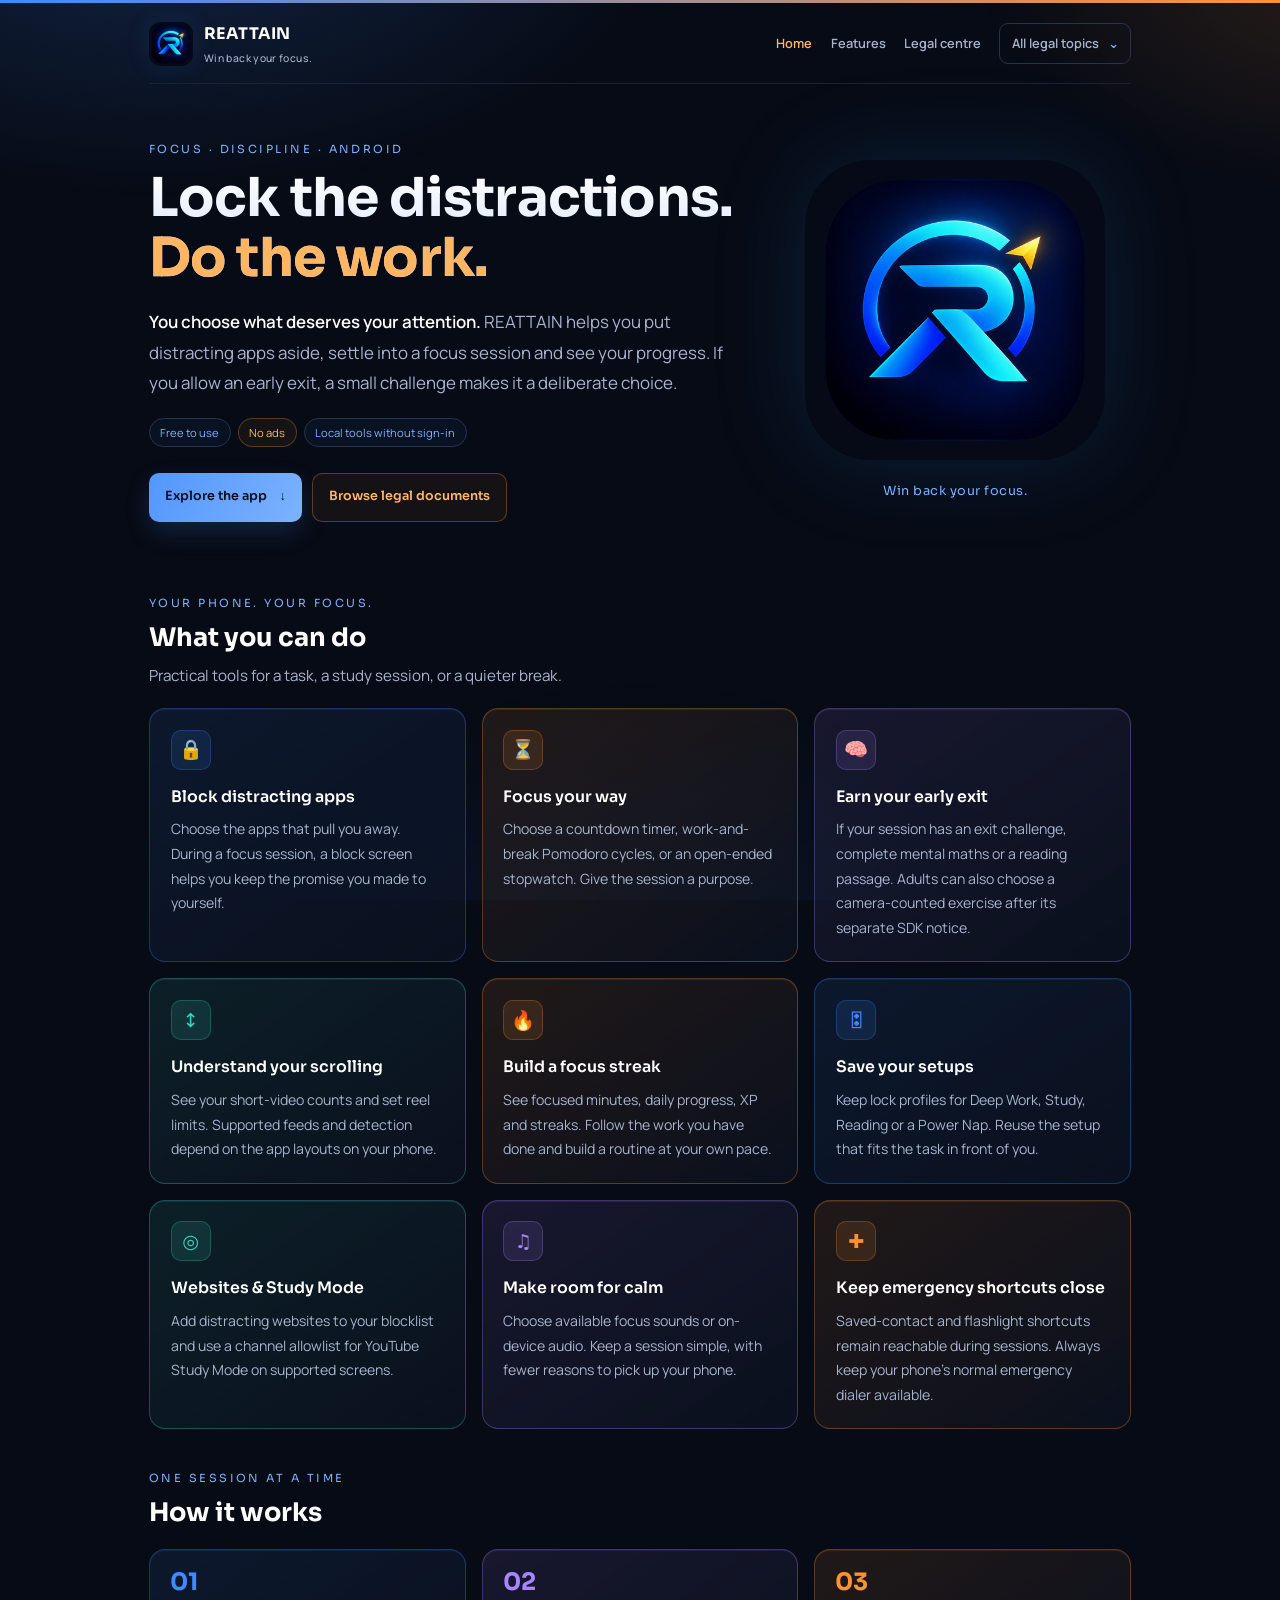
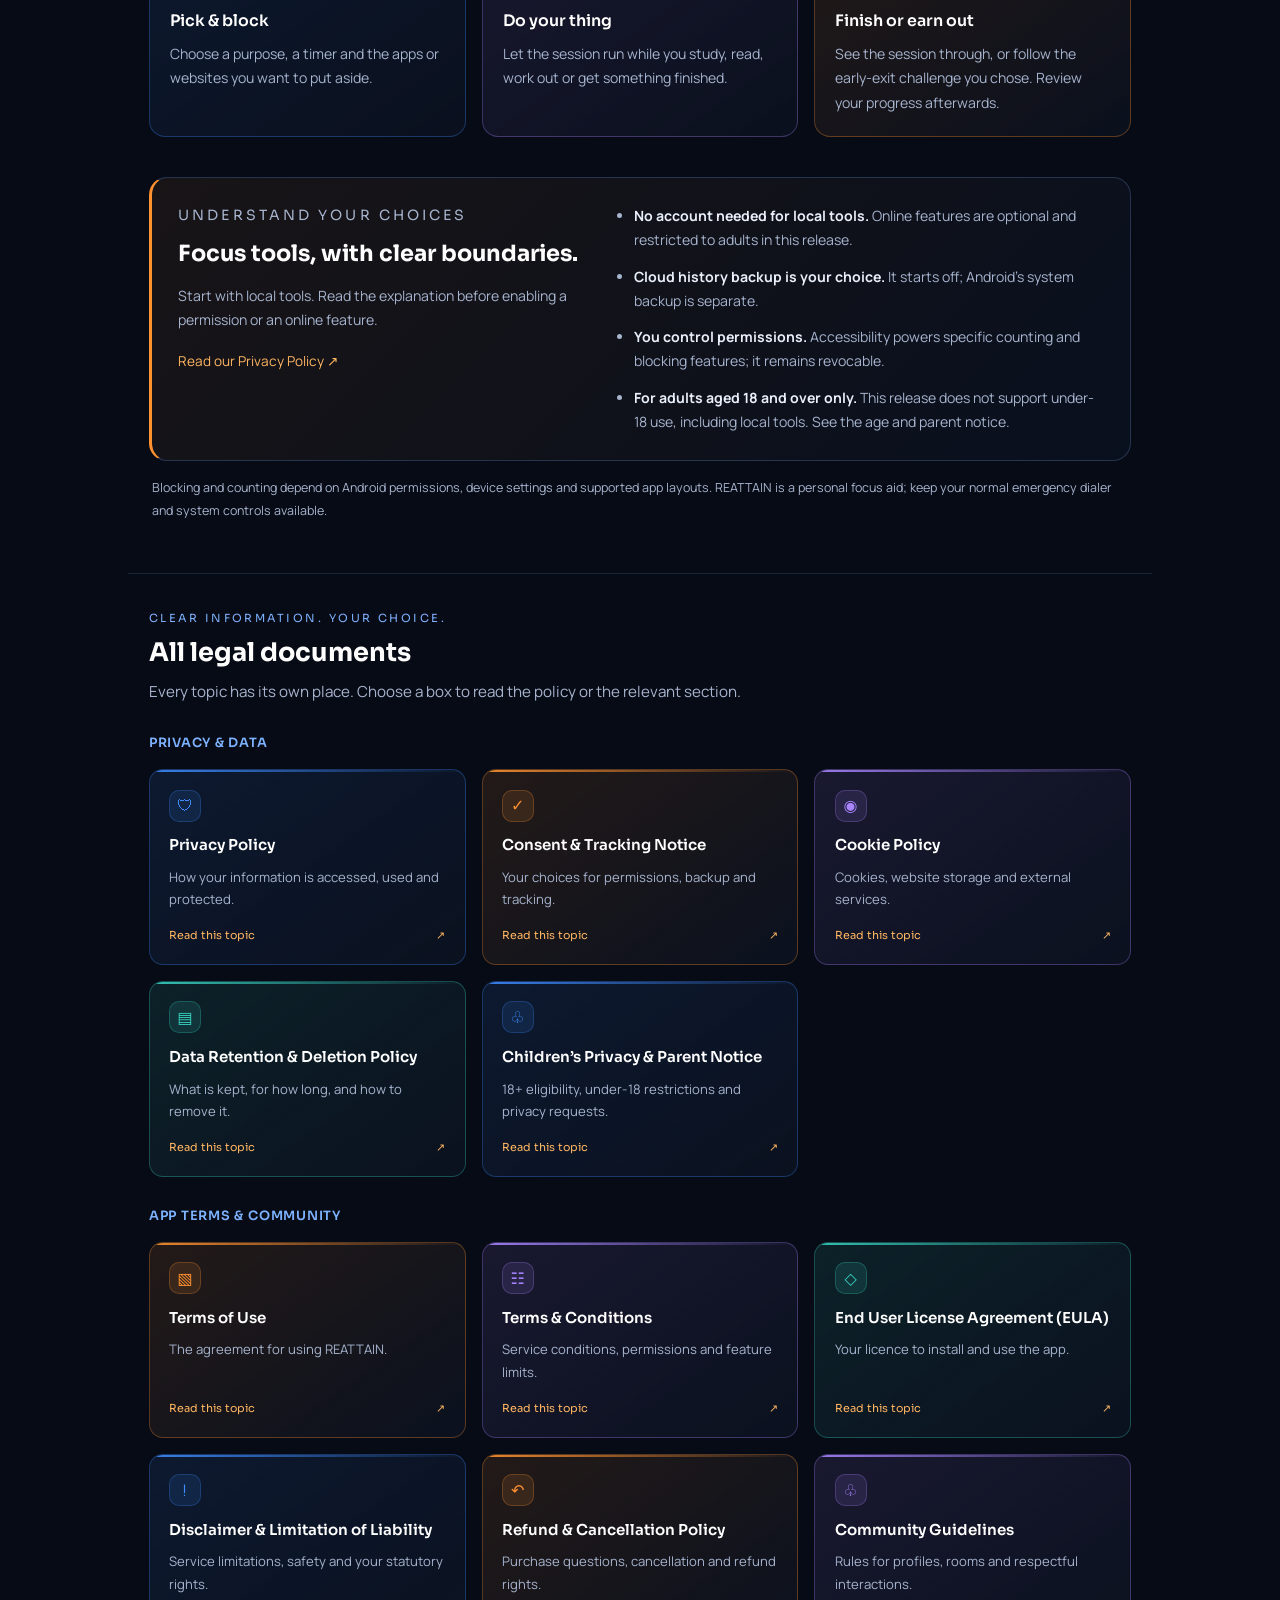
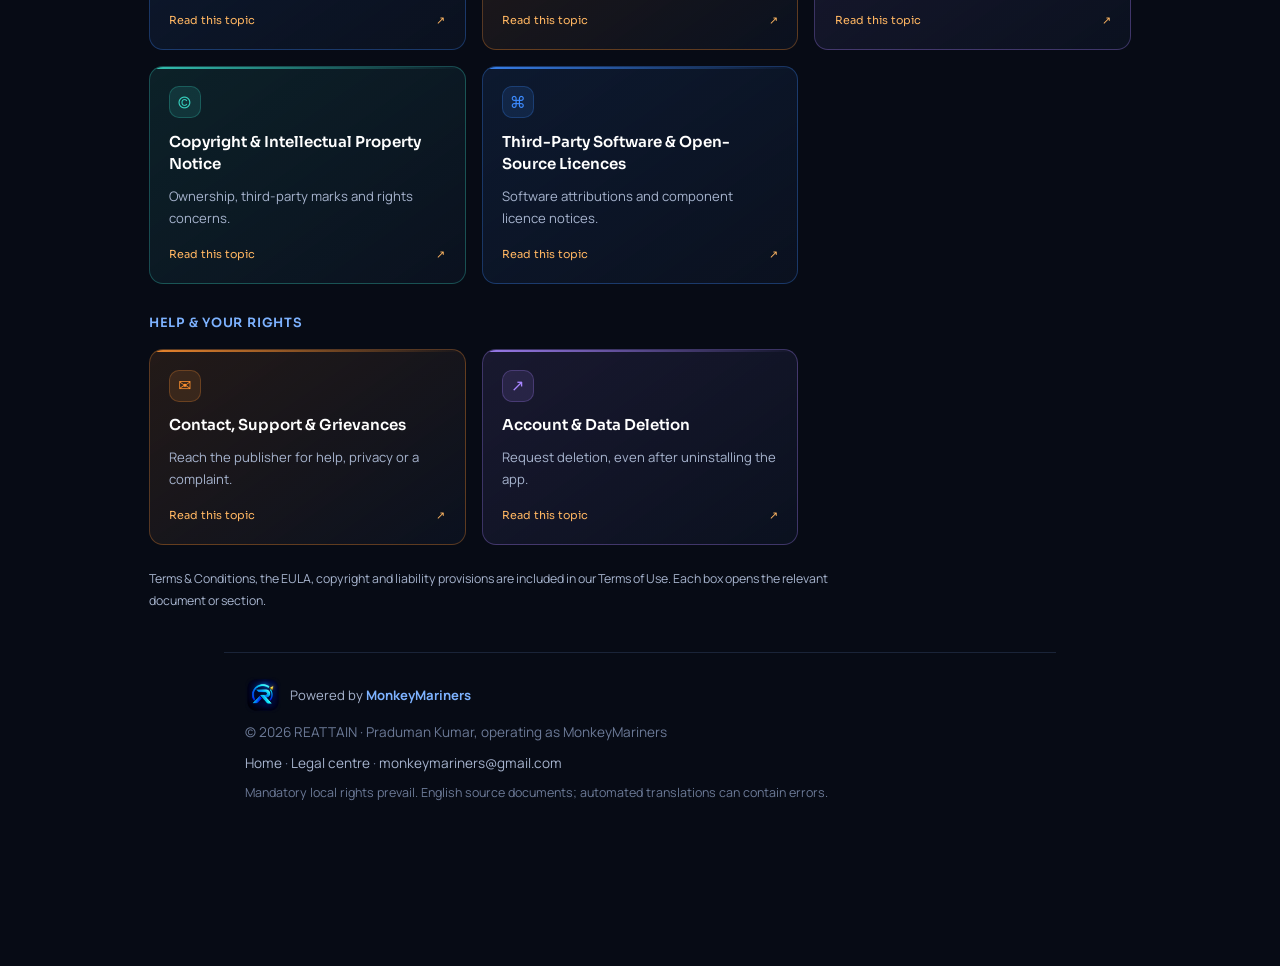
<file: index.html>
<!DOCTYPE html>
<html lang="en"><head><meta charset="utf-8"><meta name="viewport" content="width=device-width, initial-scale=1"><title>REATTAIN — Win back your focus</title><meta http-equiv="refresh" content="0; url=home.html"><link rel="stylesheet" href="style.css"></head><body><main class="doc"><h1>REATTAIN</h1><p>Continue to <a href="home.html">the home page</a> or <a href="legal.html">the legal centre</a>.</p></main></body></html>
</file>
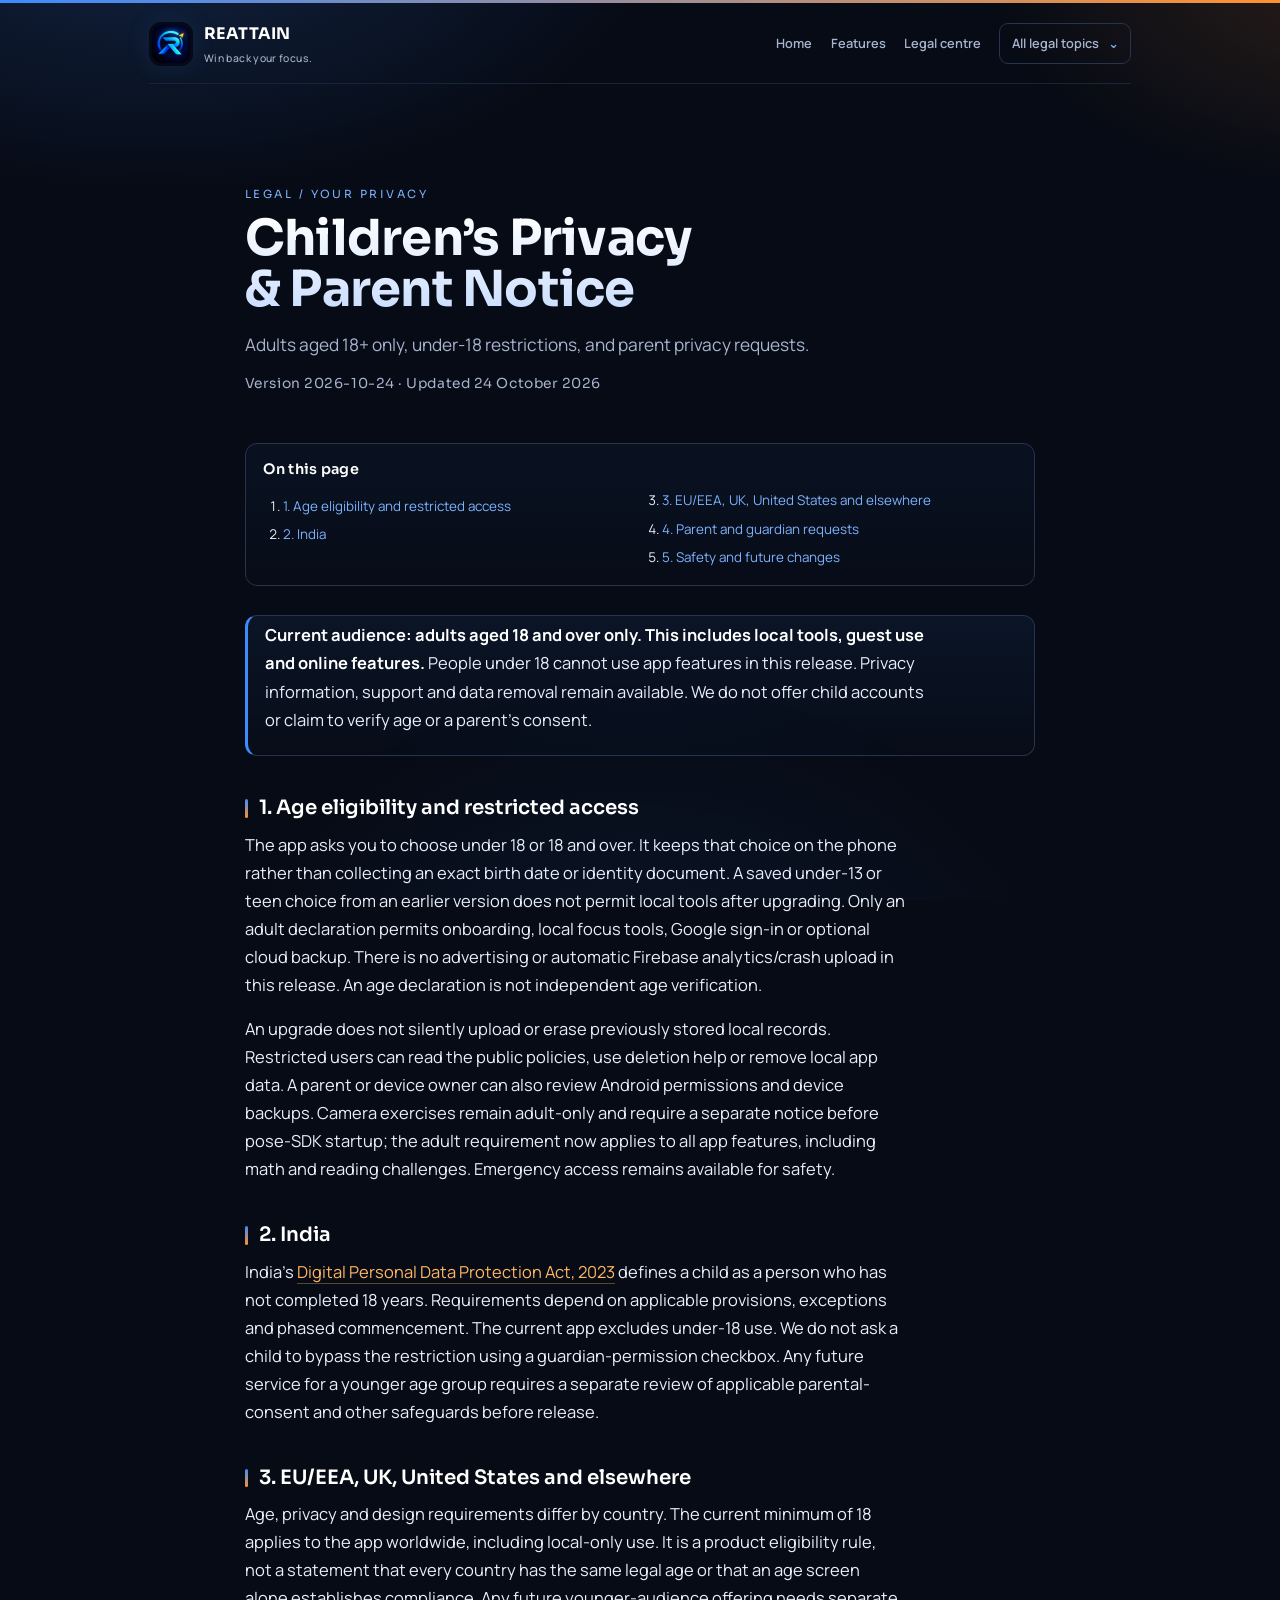
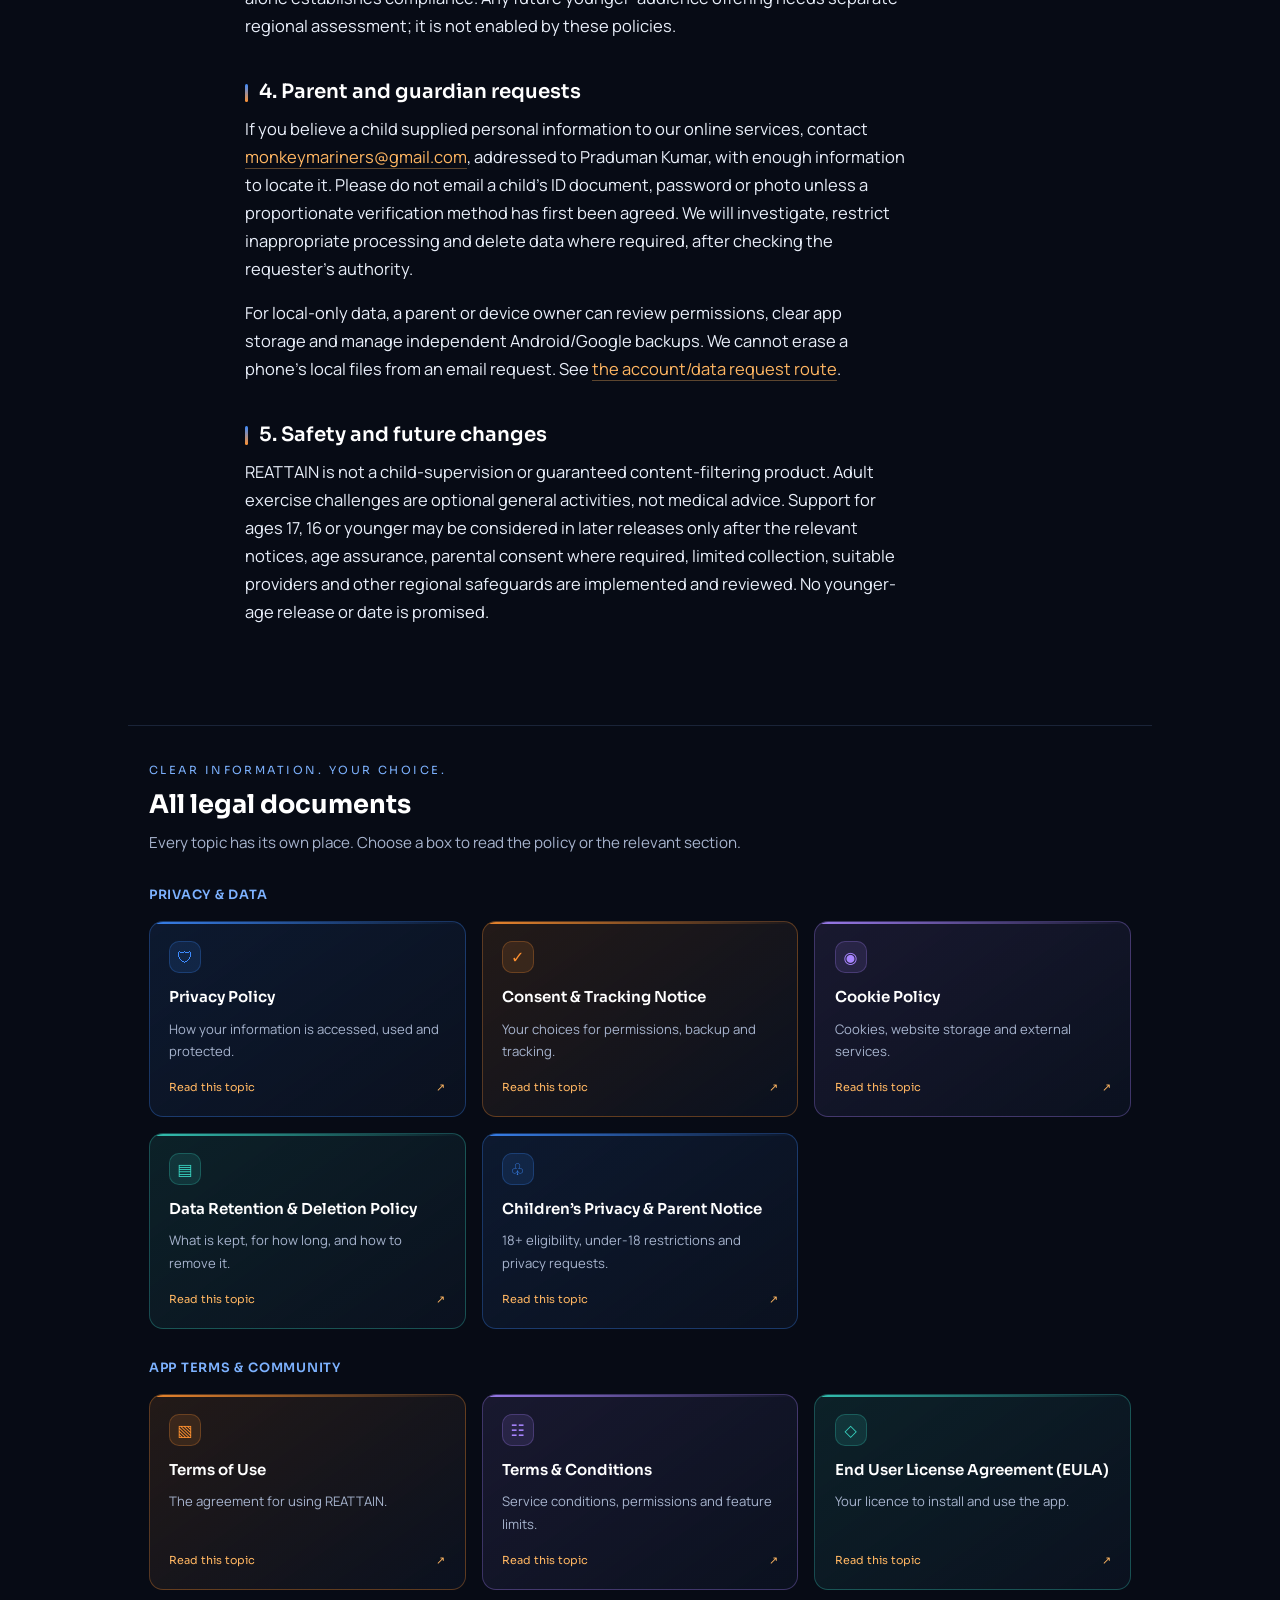
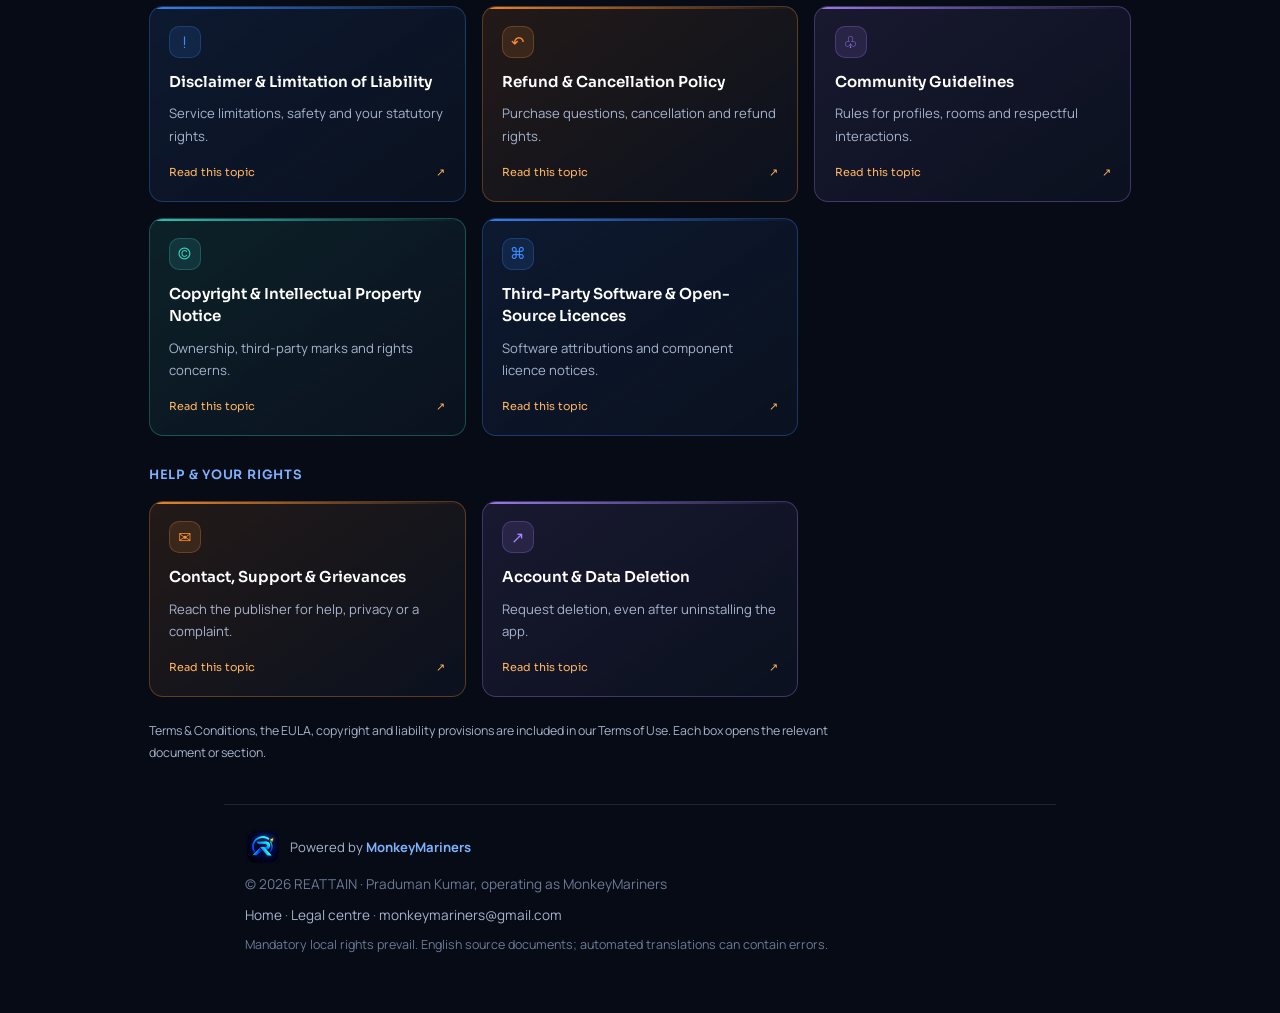
<file: children-privacy.html>
<!DOCTYPE html>
<html lang="en"><head><meta charset="utf-8"><meta name="viewport" content="width=device-width, initial-scale=1">
<meta name="description" content="Adults aged 18+ only, under-18 restrictions, and parent privacy requests.">
<meta http-equiv="Content-Security-Policy" content="default-src 'none'; style-src 'self'; font-src 'self'; img-src 'self' data:; base-uri 'none'; form-action 'none'">
<meta name="referrer" content="strict-origin-when-cross-origin"><title>Children’s Privacy &amp; Parent Notice | REATTAIN</title>
<link rel="icon" type="image/png" href="favicon.png"><link rel="stylesheet" href="style.css"></head>
<body><a class="skip" href="#main">Skip to content</a><div class="bg-accents" aria-hidden="true"></div>
<header class="site-header">
  <div class="site-header-inner">
    <a class="brand" href="home.html" aria-label="REATTAIN home">
      <img class="brand-logo" src="favicon.png" width="44" height="44" alt="">
      <span>REATTAIN<small>Win back your focus.</small></span>
    </a>
    <nav class="site-links" aria-label="Main navigation">
      <a href="home.html">Home</a>
      <a href="home.html#features">Features</a>
      <a href="legal.html">Legal centre</a>
      <details class="legal-menu">
        <summary>All legal topics</summary>
        <div class="legal-menu-panel">
          <div class="legal-menu-column">
            <h3>Privacy &amp; data</h3>
            <ul>
              <li><a href="privacy-policy.html">Privacy Policy</a></li>
              <li><a href="consent-notice.html">Consent &amp; Tracking Notice</a></li>
              <li><a href="cookie-policy.html">Cookie Policy</a></li>
              <li><a href="data-retention.html">Data Retention &amp; Deletion Policy</a></li>
              <li><a href="children-privacy.html">Children’s Privacy &amp; Parent Notice</a></li>
            </ul>
          </div>
          <div class="legal-menu-column">
            <h3>App terms &amp; community</h3>
            <ul>
              <li><a href="terms-of-use.html">Terms of Use</a></li>
              <li><a href="terms-of-use.html#features">Terms &amp; Conditions</a></li>
              <li><a href="terms-of-use.html#licence">End User License Agreement (EULA)</a></li>
              <li><a href="terms-of-use.html#disclaimers">Disclaimer &amp; Limitation of Liability</a></li>
              <li><a href="refund-policy.html">Refund &amp; Cancellation Policy</a></li>
              <li><a href="community-guidelines.html">Community Guidelines</a></li>
              <li><a href="terms-of-use.html#intellectual-property">Copyright &amp; Intellectual Property Notice</a></li>
              <li><a href="open-source-licenses.html">Third-Party Software &amp; Open-Source Licences</a></li>
            </ul>
          </div>
          <div class="legal-menu-column">
            <h3>Help &amp; your rights</h3>
            <ul>
              <li><a href="contact.html">Contact, Support &amp; Grievances</a></li>
              <li><a href="delete-account.html">Account &amp; Data Deletion</a></li>
            </ul>
          </div>
        </div>
      </details>
    </nav>
  </div>
</header>
<div class="hero"><p class="eyebrow">Legal / Your privacy</p><h1>Children’s Privacy &amp; Parent Notice</h1><p class="lede">Adults aged 18+ only, under-18 restrictions, and parent privacy requests.</p>
<p class="updated">Version 2026-10-24 · Updated 24 October 2026</p></div>
<main id="main" class="doc"><nav class="toc" aria-label="On this page"><h2>On this page</h2><ol><li><a href="#age">1. Age eligibility and restricted access</a></li><li><a href="#india">2. India</a></li><li><a href="#other-regions">3. EU/EEA, UK, United States and elsewhere</a></li><li><a href="#parents">4. Parent and guardian requests</a></li><li><a href="#safety">5. Safety and future changes</a></li></ol></nav>
<div class="box"><p><strong>Current audience: adults aged 18 and over only. This includes local tools, guest use and online features.</strong> People under 18 cannot use app features in this release. Privacy information, support and data removal remain available. We do not offer child accounts or claim to verify age or a parent’s consent.</p></div>
<h2 id="age">1. Age eligibility and restricted access</h2>
<p>The app asks you to choose under 18 or 18 and over. It keeps that choice on the phone rather than collecting an exact birth date or identity document. A saved under-13 or teen choice from an earlier version does not permit local tools after upgrading. Only an adult declaration permits onboarding, local focus tools, Google sign-in or optional cloud backup. There is no advertising or automatic Firebase analytics/crash upload in this release. An age declaration is not independent age verification.</p>
<p>An upgrade does not silently upload or erase previously stored local records. Restricted users can read the public policies, use deletion help or remove local app data. A parent or device owner can also review Android permissions and device backups. Camera exercises remain adult-only and require a separate notice before pose-SDK startup; the adult requirement now applies to all app features, including math and reading challenges. Emergency access remains available for safety.</p>
<h2 id="india">2. India</h2>
<p>India’s <a href="https://www.indiacode.nic.in/bitstream/123456789/22037/1/a2023-22.pdf">Digital Personal Data Protection Act, 2023</a> defines a child as a person who has not completed 18 years. Requirements depend on applicable provisions, exceptions and phased commencement. The current app excludes under-18 use. We do not ask a child to bypass the restriction using a guardian-permission checkbox. Any future service for a younger age group requires a separate review of applicable parental-consent and other safeguards before release.</p>
<h2 id="other-regions">3. EU/EEA, UK, United States and elsewhere</h2>
<p>Age, privacy and design requirements differ by country. The current minimum of 18 applies to the app worldwide, including local-only use. It is a product eligibility rule, not a statement that every country has the same legal age or that an age screen alone establishes compliance. Any future younger-audience offering needs separate regional assessment; it is not enabled by these policies.</p>
<h2 id="parents">4. Parent and guardian requests</h2>
<p>If you believe a child supplied personal information to our online services, contact <a href="mailto:monkeymariners@gmail.com?subject=REATTAIN%20child%20privacy%20request">monkeymariners@gmail.com</a>, addressed to Praduman Kumar, with enough information to locate it. Please do not email a child’s ID document, password or photo unless a proportionate verification method has first been agreed. We will investigate, restrict inappropriate processing and delete data where required, after checking the requester’s authority.</p>
<p>For local-only data, a parent or device owner can review permissions, clear app storage and manage independent Android/Google backups. We cannot erase a phone’s local files from an email request. See <a href="delete-account.html">the account/data request route</a>.</p>
<h2 id="safety">5. Safety and future changes</h2>
<p>REATTAIN is not a child-supervision or guaranteed content-filtering product. Adult exercise challenges are optional general activities, not medical advice. Support for ages 17, 16 or younger may be considered in later releases only after the relevant notices, age assurance, parental consent where required, limited collection, suitable providers and other regional safeguards are implemented and reviewed. No younger-age release or date is promised.</p>
</main>
<section class="legal-directory" id="legal-documents" aria-labelledby="legal-directory-title">
  <div class="directory-heading">
    <p class="eyebrow">Clear information. Your choice.</p>
    <h2 id="legal-directory-title">All legal documents</h2>
    <p>Every topic has its own place. Choose a box to read the policy or the relevant section.</p>
  </div>
    <section class="legal-topic-group" aria-labelledby="legal-privacy">
      <h3 class="directory-group-title" id="legal-privacy">Privacy &amp; data</h3>
      <div class="legal-topic-grid">
        <a class="legal-topic tone-blue" href="privacy-policy.html">
          <span class="topic-icon" aria-hidden="true">🛡</span>
          <h3>Privacy Policy</h3>
          <p>How your information is accessed, used and protected.</p>
          <span class="topic-action">Read this topic <span aria-hidden="true">↗</span></span>
        </a>
        <a class="legal-topic tone-orange" href="consent-notice.html">
          <span class="topic-icon" aria-hidden="true">✓</span>
          <h3>Consent &amp; Tracking Notice</h3>
          <p>Your choices for permissions, backup and tracking.</p>
          <span class="topic-action">Read this topic <span aria-hidden="true">↗</span></span>
        </a>
        <a class="legal-topic tone-violet" href="cookie-policy.html">
          <span class="topic-icon" aria-hidden="true">◉</span>
          <h3>Cookie Policy</h3>
          <p>Cookies, website storage and external services.</p>
          <span class="topic-action">Read this topic <span aria-hidden="true">↗</span></span>
        </a>
        <a class="legal-topic tone-teal" href="data-retention.html">
          <span class="topic-icon" aria-hidden="true">▤</span>
          <h3>Data Retention &amp; Deletion Policy</h3>
          <p>What is kept, for how long, and how to remove it.</p>
          <span class="topic-action">Read this topic <span aria-hidden="true">↗</span></span>
        </a>
        <a class="legal-topic tone-blue" href="children-privacy.html">
          <span class="topic-icon" aria-hidden="true">♧</span>
          <h3>Children’s Privacy &amp; Parent Notice</h3>
          <p>18+ eligibility, under-18 restrictions and privacy requests.</p>
          <span class="topic-action">Read this topic <span aria-hidden="true">↗</span></span>
        </a>
      </div>
    </section>
    <section class="legal-topic-group" aria-labelledby="legal-terms">
      <h3 class="directory-group-title" id="legal-terms">App terms &amp; community</h3>
      <div class="legal-topic-grid">
        <a class="legal-topic tone-orange" href="terms-of-use.html">
          <span class="topic-icon" aria-hidden="true">▧</span>
          <h3>Terms of Use</h3>
          <p>The agreement for using REATTAIN.</p>
          <span class="topic-action">Read this topic <span aria-hidden="true">↗</span></span>
        </a>
        <a class="legal-topic tone-violet" href="terms-of-use.html#features">
          <span class="topic-icon" aria-hidden="true">☷</span>
          <h3>Terms &amp; Conditions</h3>
          <p>Service conditions, permissions and feature limits.</p>
          <span class="topic-action">Read this topic <span aria-hidden="true">↗</span></span>
        </a>
        <a class="legal-topic tone-teal" href="terms-of-use.html#licence">
          <span class="topic-icon" aria-hidden="true">◇</span>
          <h3>End User License Agreement (EULA)</h3>
          <p>Your licence to install and use the app.</p>
          <span class="topic-action">Read this topic <span aria-hidden="true">↗</span></span>
        </a>
        <a class="legal-topic tone-blue" href="terms-of-use.html#disclaimers">
          <span class="topic-icon" aria-hidden="true">!</span>
          <h3>Disclaimer &amp; Limitation of Liability</h3>
          <p>Service limitations, safety and your statutory rights.</p>
          <span class="topic-action">Read this topic <span aria-hidden="true">↗</span></span>
        </a>
        <a class="legal-topic tone-orange" href="refund-policy.html">
          <span class="topic-icon" aria-hidden="true">↶</span>
          <h3>Refund &amp; Cancellation Policy</h3>
          <p>Purchase questions, cancellation and refund rights.</p>
          <span class="topic-action">Read this topic <span aria-hidden="true">↗</span></span>
        </a>
        <a class="legal-topic tone-violet" href="community-guidelines.html">
          <span class="topic-icon" aria-hidden="true">♧</span>
          <h3>Community Guidelines</h3>
          <p>Rules for profiles, rooms and respectful interactions.</p>
          <span class="topic-action">Read this topic <span aria-hidden="true">↗</span></span>
        </a>
        <a class="legal-topic tone-teal" href="terms-of-use.html#intellectual-property">
          <span class="topic-icon" aria-hidden="true">©</span>
          <h3>Copyright &amp; Intellectual Property Notice</h3>
          <p>Ownership, third-party marks and rights concerns.</p>
          <span class="topic-action">Read this topic <span aria-hidden="true">↗</span></span>
        </a>
        <a class="legal-topic tone-blue" href="open-source-licenses.html">
          <span class="topic-icon" aria-hidden="true">⌘</span>
          <h3>Third-Party Software &amp; Open-Source Licences</h3>
          <p>Software attributions and component licence notices.</p>
          <span class="topic-action">Read this topic <span aria-hidden="true">↗</span></span>
        </a>
      </div>
    </section>
    <section class="legal-topic-group" aria-labelledby="legal-help">
      <h3 class="directory-group-title" id="legal-help">Help &amp; your rights</h3>
      <div class="legal-topic-grid">
        <a class="legal-topic tone-orange" href="contact.html">
          <span class="topic-icon" aria-hidden="true">✉</span>
          <h3>Contact, Support &amp; Grievances</h3>
          <p>Reach the publisher for help, privacy or a complaint.</p>
          <span class="topic-action">Read this topic <span aria-hidden="true">↗</span></span>
        </a>
        <a class="legal-topic tone-violet" href="delete-account.html">
          <span class="topic-icon" aria-hidden="true">↗</span>
          <h3>Account &amp; Data Deletion</h3>
          <p>Request deletion, even after uninstalling the app.</p>
          <span class="topic-action">Read this topic <span aria-hidden="true">↗</span></span>
        </a>
      </div>
    </section>
  <p class="directory-note">Terms &amp; Conditions, the EULA, copyright and liability provisions are included in our Terms of Use. Each box opens the relevant document or section.</p>
</section>
<footer class="foot">
  <div class="footer-brand"><img src="favicon.png" width="36" height="36" alt=""><span>Powered by <strong>MonkeyMariners</strong></span></div>
  <p>© 2026 REATTAIN · Praduman Kumar, operating as MonkeyMariners</p>
  <p><a href="home.html">Home</a> · <a href="legal.html">Legal centre</a> · <a href="mailto:monkeymariners@gmail.com">monkeymariners@gmail.com</a></p>
  <p>Mandatory local rights prevail. English source documents; automated translations can contain errors.</p>
</footer></body></html>
</file>
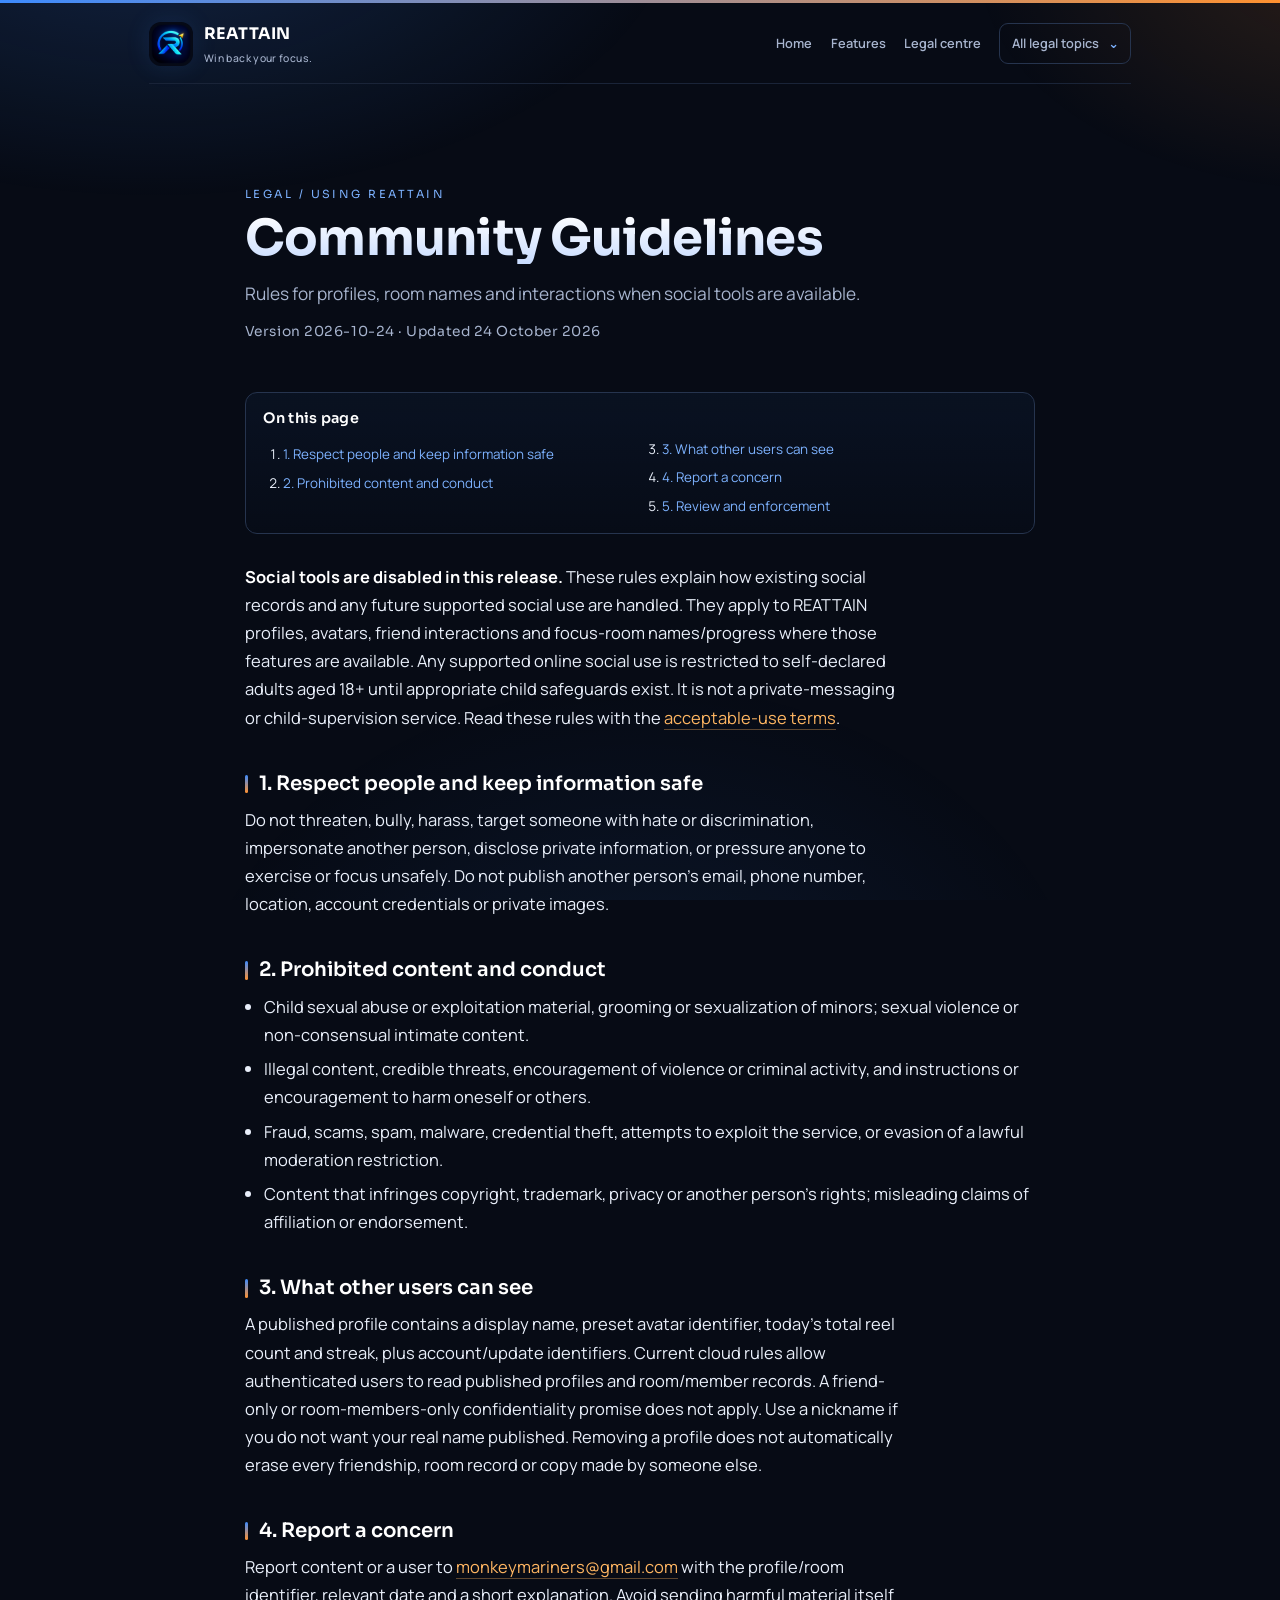
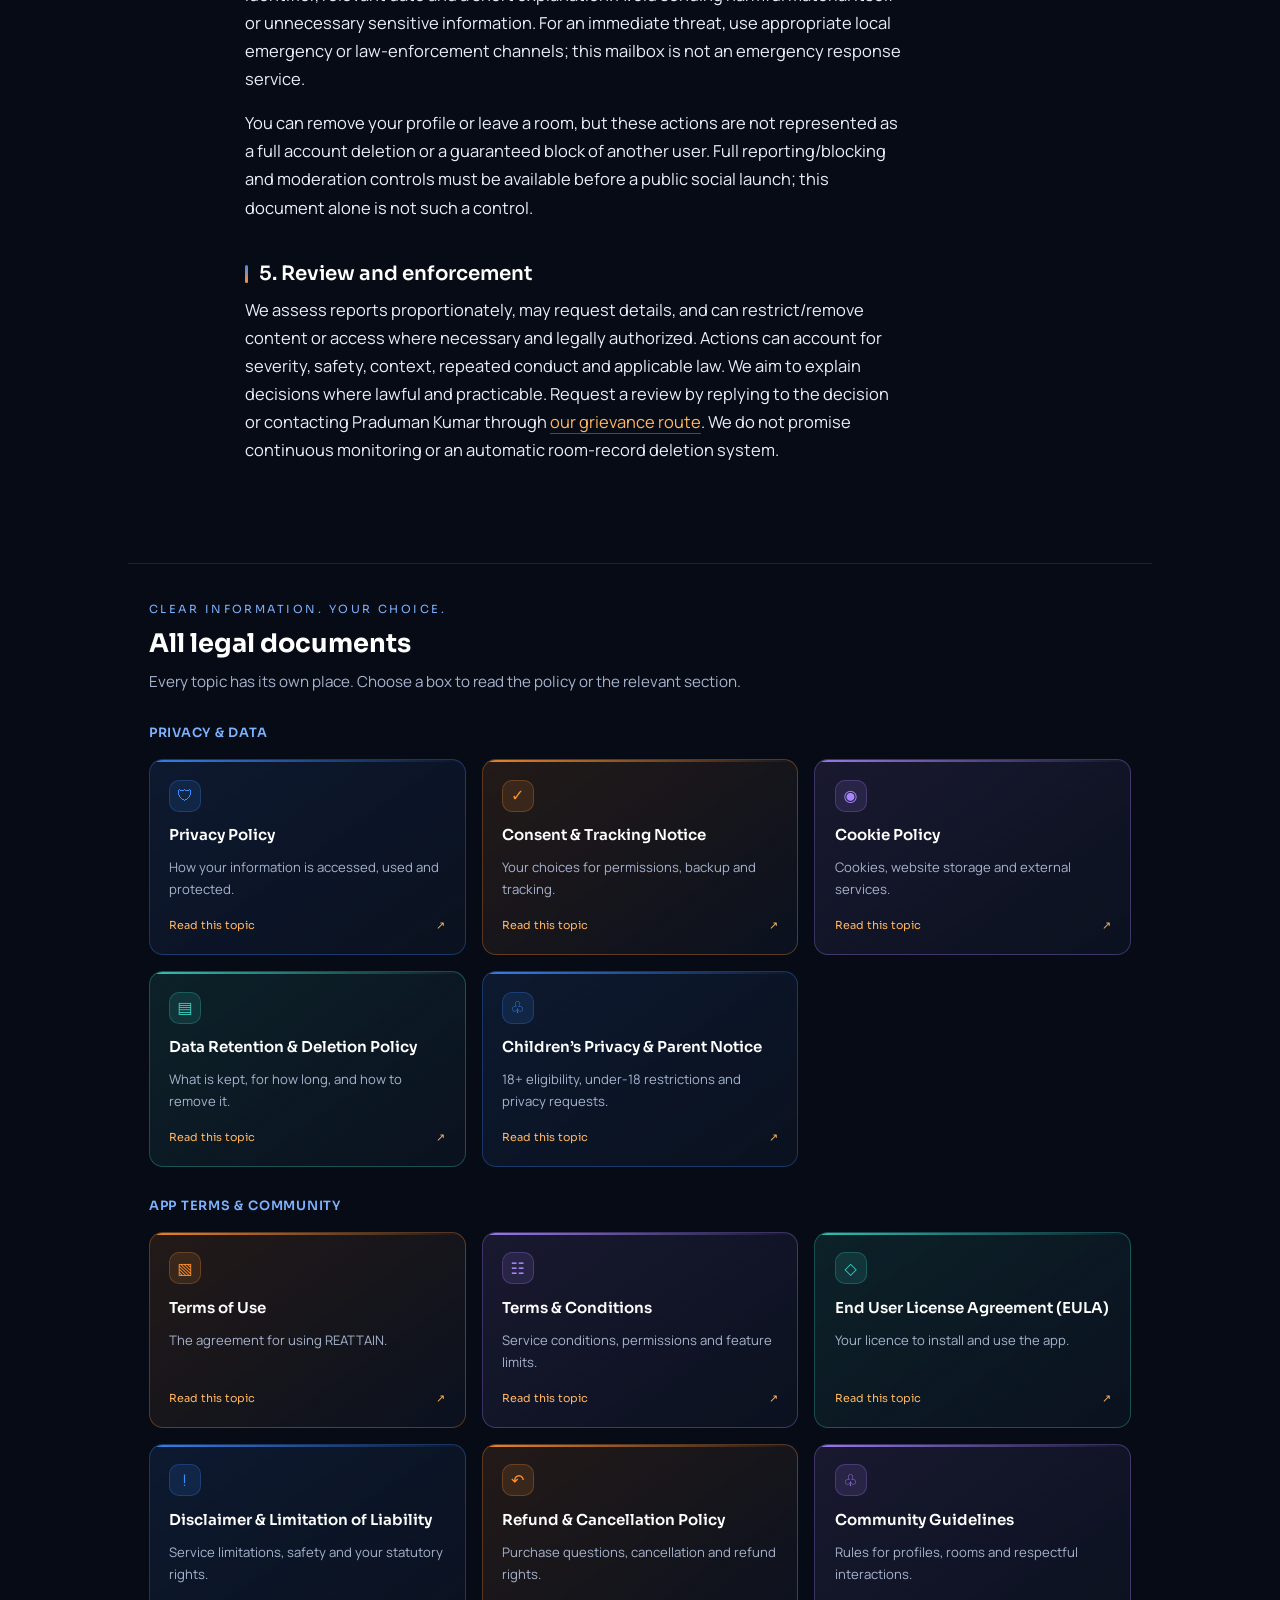
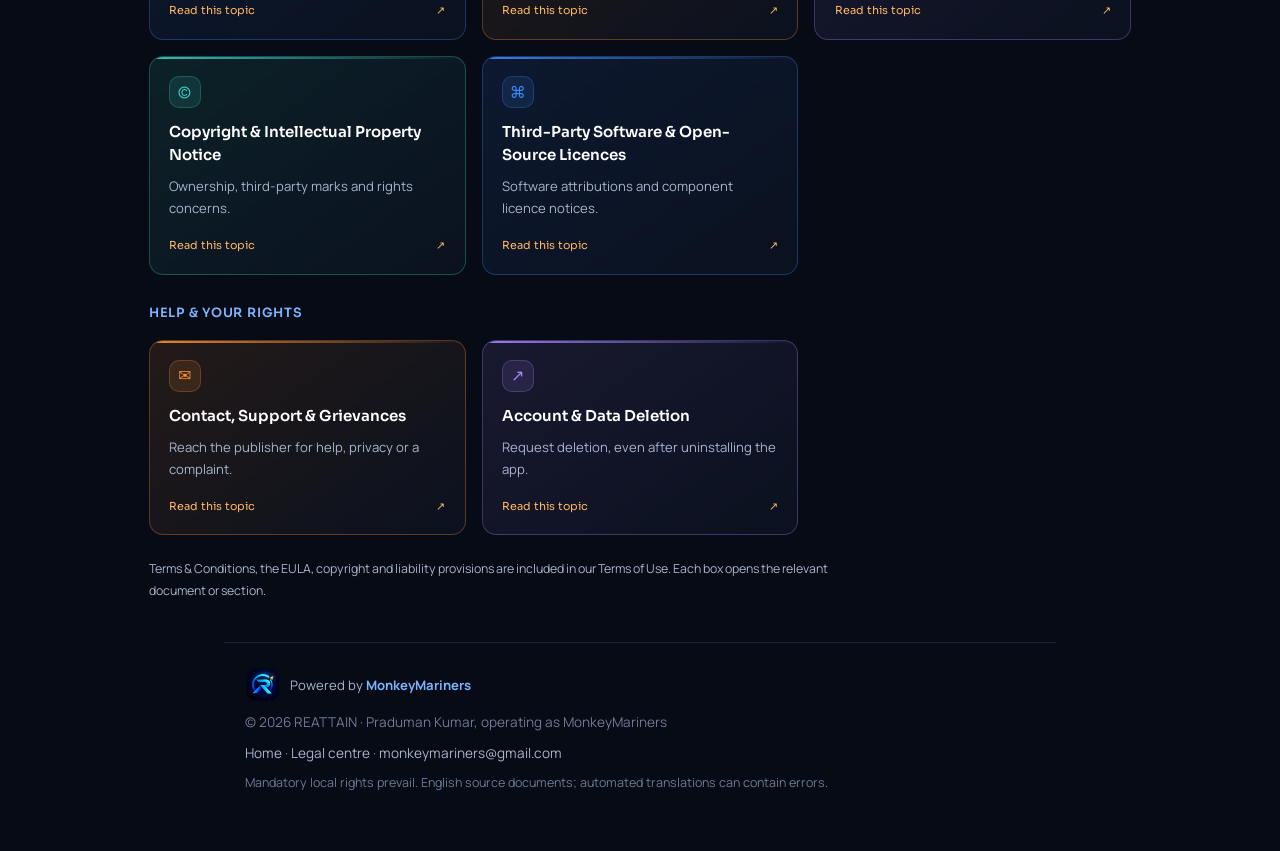
<file: community-guidelines.html>
<!DOCTYPE html>
<html lang="en"><head><meta charset="utf-8"><meta name="viewport" content="width=device-width, initial-scale=1">
<meta name="description" content="Rules for profiles, room names and interactions when social tools are available.">
<meta http-equiv="Content-Security-Policy" content="default-src 'none'; style-src 'self'; font-src 'self'; img-src 'self' data:; base-uri 'none'; form-action 'none'">
<meta name="referrer" content="strict-origin-when-cross-origin"><title>Community Guidelines | REATTAIN</title>
<link rel="icon" type="image/png" href="favicon.png"><link rel="stylesheet" href="style.css"></head>
<body><a class="skip" href="#main">Skip to content</a><div class="bg-accents" aria-hidden="true"></div>
<header class="site-header">
  <div class="site-header-inner">
    <a class="brand" href="home.html" aria-label="REATTAIN home">
      <img class="brand-logo" src="favicon.png" width="44" height="44" alt="">
      <span>REATTAIN<small>Win back your focus.</small></span>
    </a>
    <nav class="site-links" aria-label="Main navigation">
      <a href="home.html">Home</a>
      <a href="home.html#features">Features</a>
      <a href="legal.html">Legal centre</a>
      <details class="legal-menu">
        <summary>All legal topics</summary>
        <div class="legal-menu-panel">
          <div class="legal-menu-column">
            <h3>Privacy &amp; data</h3>
            <ul>
              <li><a href="privacy-policy.html">Privacy Policy</a></li>
              <li><a href="consent-notice.html">Consent &amp; Tracking Notice</a></li>
              <li><a href="cookie-policy.html">Cookie Policy</a></li>
              <li><a href="data-retention.html">Data Retention &amp; Deletion Policy</a></li>
              <li><a href="children-privacy.html">Children’s Privacy &amp; Parent Notice</a></li>
            </ul>
          </div>
          <div class="legal-menu-column">
            <h3>App terms &amp; community</h3>
            <ul>
              <li><a href="terms-of-use.html">Terms of Use</a></li>
              <li><a href="terms-of-use.html#features">Terms &amp; Conditions</a></li>
              <li><a href="terms-of-use.html#licence">End User License Agreement (EULA)</a></li>
              <li><a href="terms-of-use.html#disclaimers">Disclaimer &amp; Limitation of Liability</a></li>
              <li><a href="refund-policy.html">Refund &amp; Cancellation Policy</a></li>
              <li><a href="community-guidelines.html">Community Guidelines</a></li>
              <li><a href="terms-of-use.html#intellectual-property">Copyright &amp; Intellectual Property Notice</a></li>
              <li><a href="open-source-licenses.html">Third-Party Software &amp; Open-Source Licences</a></li>
            </ul>
          </div>
          <div class="legal-menu-column">
            <h3>Help &amp; your rights</h3>
            <ul>
              <li><a href="contact.html">Contact, Support &amp; Grievances</a></li>
              <li><a href="delete-account.html">Account &amp; Data Deletion</a></li>
            </ul>
          </div>
        </div>
      </details>
    </nav>
  </div>
</header>
<div class="hero"><p class="eyebrow">Legal / Using REATTAIN</p><h1>Community Guidelines</h1><p class="lede">Rules for profiles, room names and interactions when social tools are available.</p>
<p class="updated">Version 2026-10-24 · Updated 24 October 2026</p></div>
<main id="main" class="doc"><nav class="toc" aria-label="On this page"><h2>On this page</h2><ol><li><a href="#respect">1. Respect people and keep information safe</a></li><li><a href="#prohibited">2. Prohibited content and conduct</a></li><li><a href="#visibility">3. What other users can see</a></li><li><a href="#report">4. Report a concern</a></li><li><a href="#moderation">5. Review and enforcement</a></li></ol></nav>
<p><strong>Social tools are disabled in this release.</strong> These rules explain how existing social records and any future supported social use are handled. They apply to REATTAIN profiles, avatars, friend interactions and focus-room names/progress where those features are available. Any supported online social use is restricted to self-declared adults aged 18+ until appropriate child safeguards exist. It is not a private-messaging or child-supervision service. Read these rules with the <a href="terms-of-use.html#acceptable-use">acceptable-use terms</a>.</p>
<h2 id="respect">1. Respect people and keep information safe</h2>
<p>Do not threaten, bully, harass, target someone with hate or discrimination, impersonate another person, disclose private information, or pressure anyone to exercise or focus unsafely. Do not publish another person’s email, phone number, location, account credentials or private images.</p>
<h2 id="prohibited">2. Prohibited content and conduct</h2>
<ul><li>Child sexual abuse or exploitation material, grooming or sexualization of minors; sexual violence or non-consensual intimate content.</li><li>Illegal content, credible threats, encouragement of violence or criminal activity, and instructions or encouragement to harm oneself or others.</li><li>Fraud, scams, spam, malware, credential theft, attempts to exploit the service, or evasion of a lawful moderation restriction.</li><li>Content that infringes copyright, trademark, privacy or another person’s rights; misleading claims of affiliation or endorsement.</li></ul>
<h2 id="visibility">3. What other users can see</h2>
<p>A published profile contains a display name, preset avatar identifier, today’s total reel count and streak, plus account/update identifiers. Current cloud rules allow authenticated users to read published profiles and room/member records. A friend-only or room-members-only confidentiality promise does not apply. Use a nickname if you do not want your real name published. Removing a profile does not automatically erase every friendship, room record or copy made by someone else.</p>
<h2 id="report">4. Report a concern</h2>
<p>Report content or a user to <a href="mailto:monkeymariners@gmail.com?subject=REATTAIN%20community%20report">monkeymariners@gmail.com</a> with the profile/room identifier, relevant date and a short explanation. Avoid sending harmful material itself or unnecessary sensitive information. For an immediate threat, use appropriate local emergency or law-enforcement channels; this mailbox is not an emergency response service.</p>
<p>You can remove your profile or leave a room, but these actions are not represented as a full account deletion or a guaranteed block of another user. Full reporting/blocking and moderation controls must be available before a public social launch; this document alone is not such a control.</p>
<h2 id="moderation">5. Review and enforcement</h2>
<p>We assess reports proportionately, may request details, and can restrict/remove content or access where necessary and legally authorized. Actions can account for severity, safety, context, repeated conduct and applicable law. We aim to explain decisions where lawful and practicable. Request a review by replying to the decision or contacting Praduman Kumar through <a href="contact.html">our grievance route</a>. We do not promise continuous monitoring or an automatic room-record deletion system.</p>
</main>
<section class="legal-directory" id="legal-documents" aria-labelledby="legal-directory-title">
  <div class="directory-heading">
    <p class="eyebrow">Clear information. Your choice.</p>
    <h2 id="legal-directory-title">All legal documents</h2>
    <p>Every topic has its own place. Choose a box to read the policy or the relevant section.</p>
  </div>
    <section class="legal-topic-group" aria-labelledby="legal-privacy">
      <h3 class="directory-group-title" id="legal-privacy">Privacy &amp; data</h3>
      <div class="legal-topic-grid">
        <a class="legal-topic tone-blue" href="privacy-policy.html">
          <span class="topic-icon" aria-hidden="true">🛡</span>
          <h3>Privacy Policy</h3>
          <p>How your information is accessed, used and protected.</p>
          <span class="topic-action">Read this topic <span aria-hidden="true">↗</span></span>
        </a>
        <a class="legal-topic tone-orange" href="consent-notice.html">
          <span class="topic-icon" aria-hidden="true">✓</span>
          <h3>Consent &amp; Tracking Notice</h3>
          <p>Your choices for permissions, backup and tracking.</p>
          <span class="topic-action">Read this topic <span aria-hidden="true">↗</span></span>
        </a>
        <a class="legal-topic tone-violet" href="cookie-policy.html">
          <span class="topic-icon" aria-hidden="true">◉</span>
          <h3>Cookie Policy</h3>
          <p>Cookies, website storage and external services.</p>
          <span class="topic-action">Read this topic <span aria-hidden="true">↗</span></span>
        </a>
        <a class="legal-topic tone-teal" href="data-retention.html">
          <span class="topic-icon" aria-hidden="true">▤</span>
          <h3>Data Retention &amp; Deletion Policy</h3>
          <p>What is kept, for how long, and how to remove it.</p>
          <span class="topic-action">Read this topic <span aria-hidden="true">↗</span></span>
        </a>
        <a class="legal-topic tone-blue" href="children-privacy.html">
          <span class="topic-icon" aria-hidden="true">♧</span>
          <h3>Children’s Privacy &amp; Parent Notice</h3>
          <p>18+ eligibility, under-18 restrictions and privacy requests.</p>
          <span class="topic-action">Read this topic <span aria-hidden="true">↗</span></span>
        </a>
      </div>
    </section>
    <section class="legal-topic-group" aria-labelledby="legal-terms">
      <h3 class="directory-group-title" id="legal-terms">App terms &amp; community</h3>
      <div class="legal-topic-grid">
        <a class="legal-topic tone-orange" href="terms-of-use.html">
          <span class="topic-icon" aria-hidden="true">▧</span>
          <h3>Terms of Use</h3>
          <p>The agreement for using REATTAIN.</p>
          <span class="topic-action">Read this topic <span aria-hidden="true">↗</span></span>
        </a>
        <a class="legal-topic tone-violet" href="terms-of-use.html#features">
          <span class="topic-icon" aria-hidden="true">☷</span>
          <h3>Terms &amp; Conditions</h3>
          <p>Service conditions, permissions and feature limits.</p>
          <span class="topic-action">Read this topic <span aria-hidden="true">↗</span></span>
        </a>
        <a class="legal-topic tone-teal" href="terms-of-use.html#licence">
          <span class="topic-icon" aria-hidden="true">◇</span>
          <h3>End User License Agreement (EULA)</h3>
          <p>Your licence to install and use the app.</p>
          <span class="topic-action">Read this topic <span aria-hidden="true">↗</span></span>
        </a>
        <a class="legal-topic tone-blue" href="terms-of-use.html#disclaimers">
          <span class="topic-icon" aria-hidden="true">!</span>
          <h3>Disclaimer &amp; Limitation of Liability</h3>
          <p>Service limitations, safety and your statutory rights.</p>
          <span class="topic-action">Read this topic <span aria-hidden="true">↗</span></span>
        </a>
        <a class="legal-topic tone-orange" href="refund-policy.html">
          <span class="topic-icon" aria-hidden="true">↶</span>
          <h3>Refund &amp; Cancellation Policy</h3>
          <p>Purchase questions, cancellation and refund rights.</p>
          <span class="topic-action">Read this topic <span aria-hidden="true">↗</span></span>
        </a>
        <a class="legal-topic tone-violet" href="community-guidelines.html">
          <span class="topic-icon" aria-hidden="true">♧</span>
          <h3>Community Guidelines</h3>
          <p>Rules for profiles, rooms and respectful interactions.</p>
          <span class="topic-action">Read this topic <span aria-hidden="true">↗</span></span>
        </a>
        <a class="legal-topic tone-teal" href="terms-of-use.html#intellectual-property">
          <span class="topic-icon" aria-hidden="true">©</span>
          <h3>Copyright &amp; Intellectual Property Notice</h3>
          <p>Ownership, third-party marks and rights concerns.</p>
          <span class="topic-action">Read this topic <span aria-hidden="true">↗</span></span>
        </a>
        <a class="legal-topic tone-blue" href="open-source-licenses.html">
          <span class="topic-icon" aria-hidden="true">⌘</span>
          <h3>Third-Party Software &amp; Open-Source Licences</h3>
          <p>Software attributions and component licence notices.</p>
          <span class="topic-action">Read this topic <span aria-hidden="true">↗</span></span>
        </a>
      </div>
    </section>
    <section class="legal-topic-group" aria-labelledby="legal-help">
      <h3 class="directory-group-title" id="legal-help">Help &amp; your rights</h3>
      <div class="legal-topic-grid">
        <a class="legal-topic tone-orange" href="contact.html">
          <span class="topic-icon" aria-hidden="true">✉</span>
          <h3>Contact, Support &amp; Grievances</h3>
          <p>Reach the publisher for help, privacy or a complaint.</p>
          <span class="topic-action">Read this topic <span aria-hidden="true">↗</span></span>
        </a>
        <a class="legal-topic tone-violet" href="delete-account.html">
          <span class="topic-icon" aria-hidden="true">↗</span>
          <h3>Account &amp; Data Deletion</h3>
          <p>Request deletion, even after uninstalling the app.</p>
          <span class="topic-action">Read this topic <span aria-hidden="true">↗</span></span>
        </a>
      </div>
    </section>
  <p class="directory-note">Terms &amp; Conditions, the EULA, copyright and liability provisions are included in our Terms of Use. Each box opens the relevant document or section.</p>
</section>
<footer class="foot">
  <div class="footer-brand"><img src="favicon.png" width="36" height="36" alt=""><span>Powered by <strong>MonkeyMariners</strong></span></div>
  <p>© 2026 REATTAIN · Praduman Kumar, operating as MonkeyMariners</p>
  <p><a href="home.html">Home</a> · <a href="legal.html">Legal centre</a> · <a href="mailto:monkeymariners@gmail.com">monkeymariners@gmail.com</a></p>
  <p>Mandatory local rights prevail. English source documents; automated translations can contain errors.</p>
</footer></body></html>
</file>
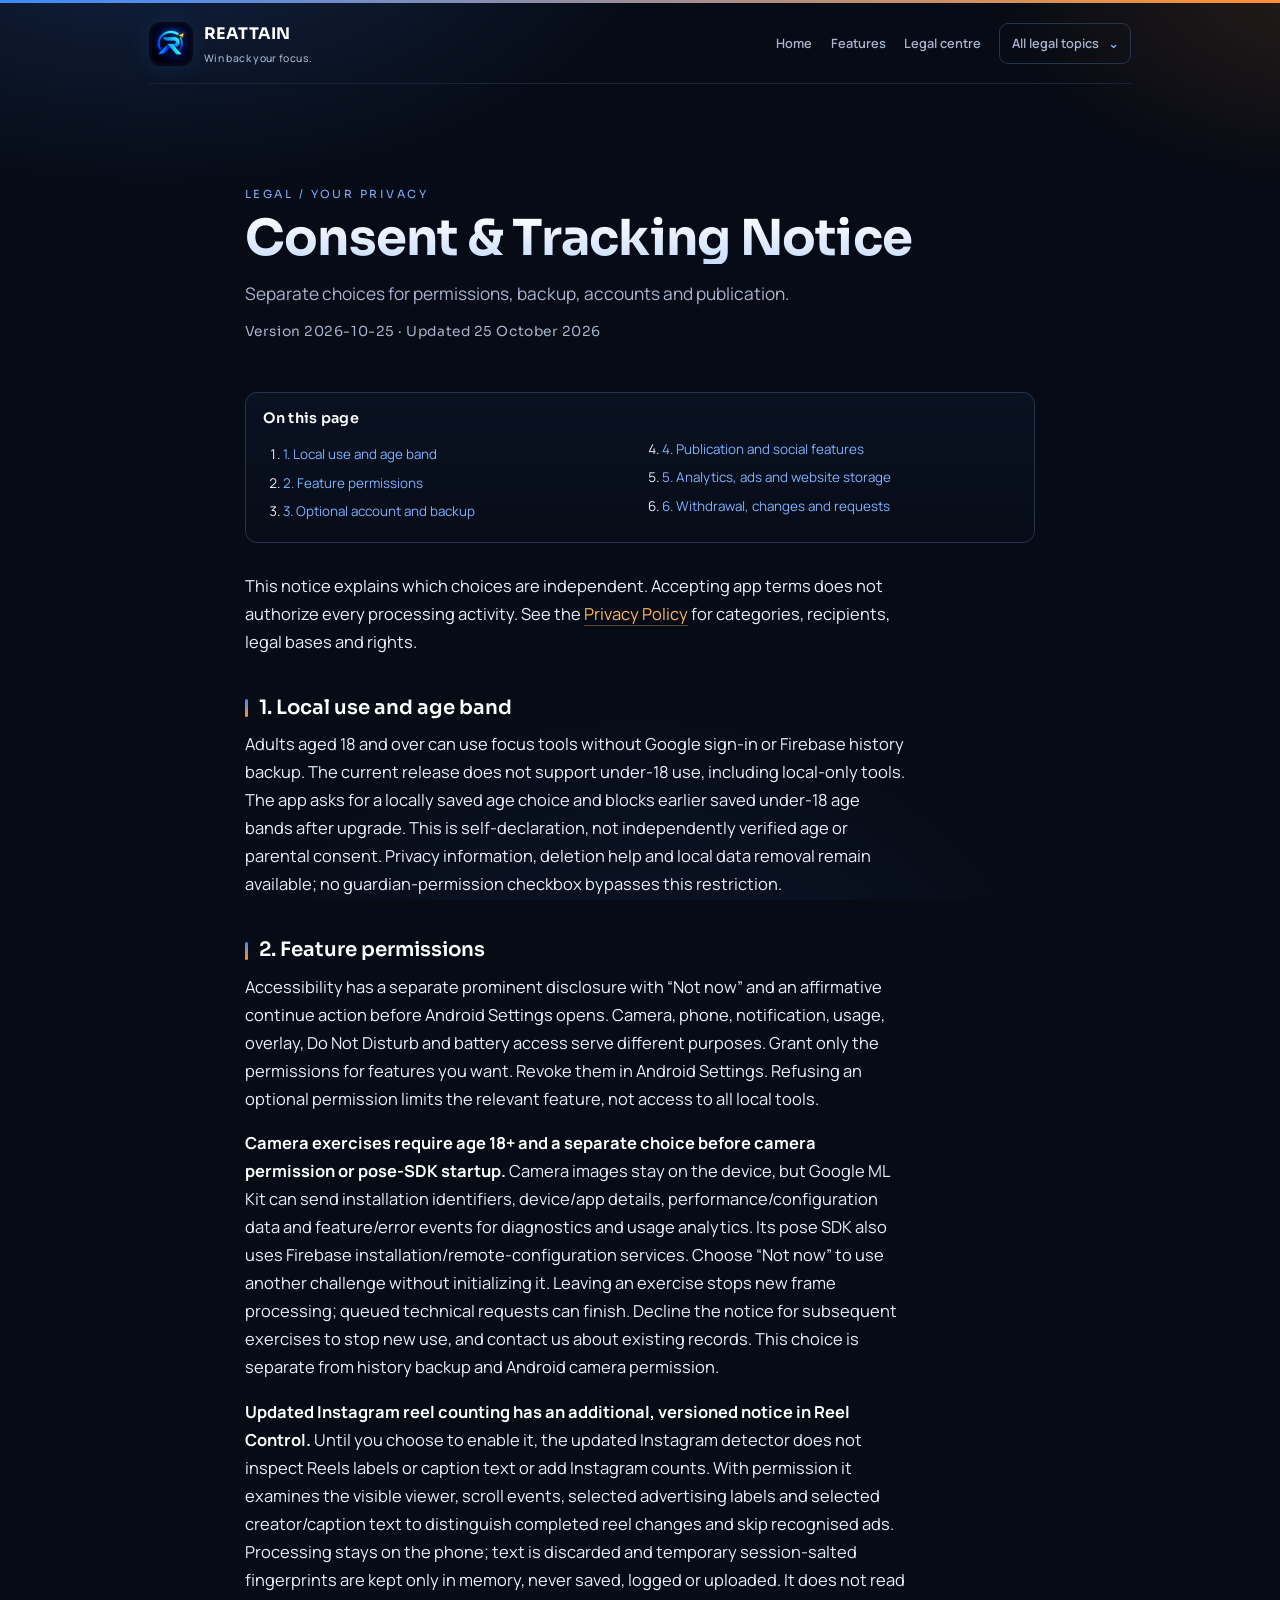
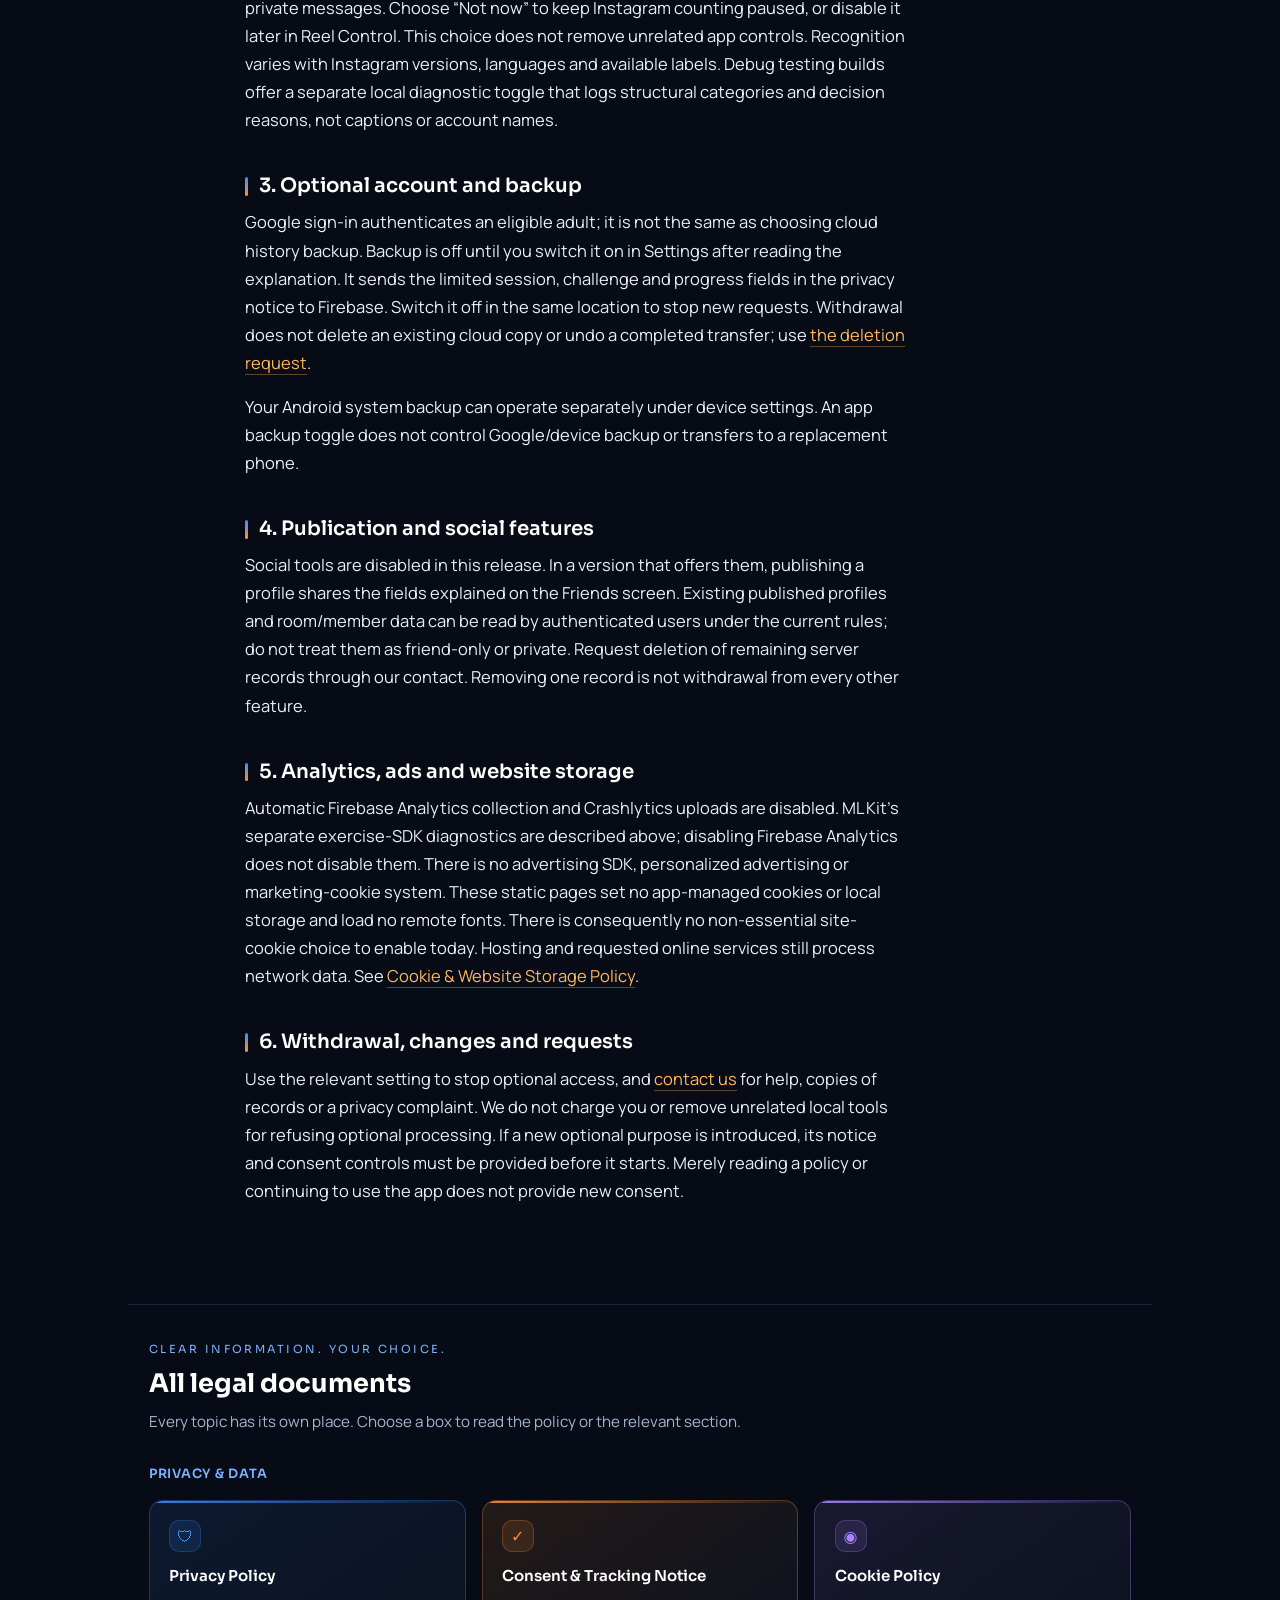
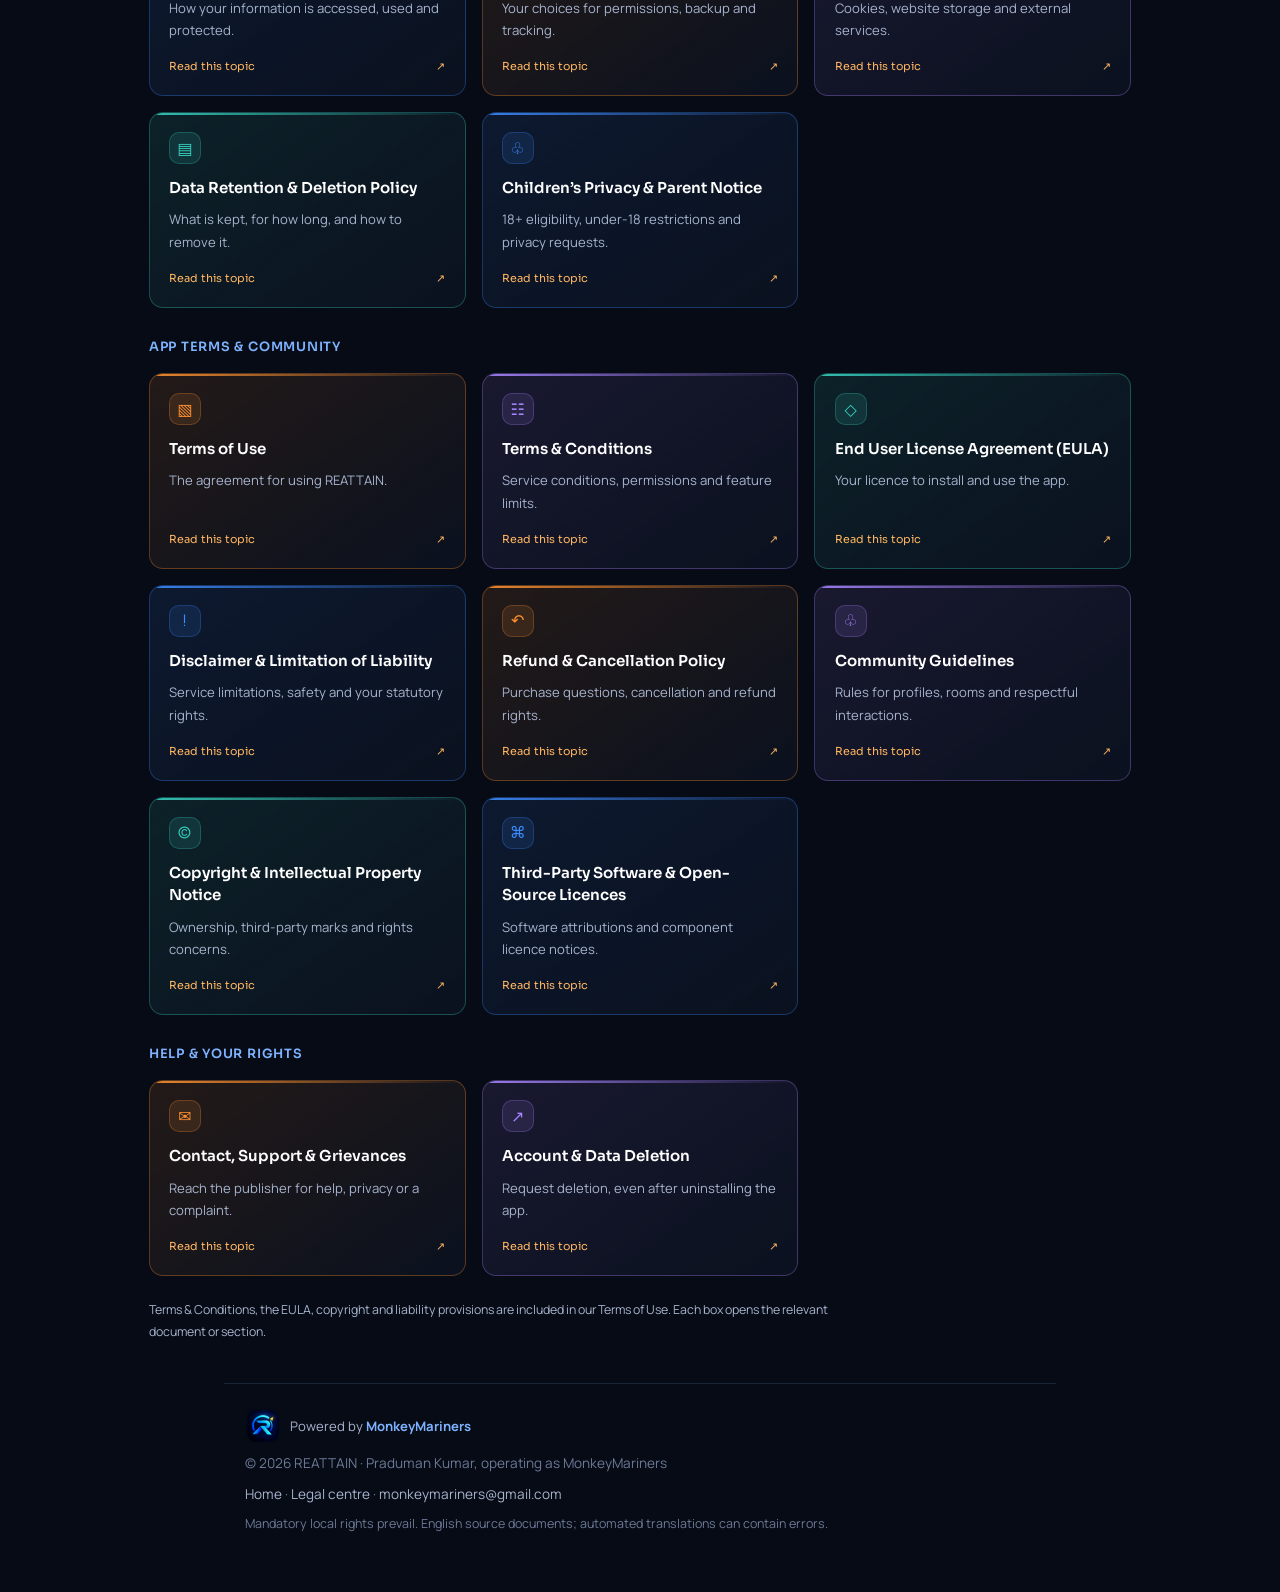
<file: consent-notice.html>
<!DOCTYPE html>
<html lang="en"><head><meta charset="utf-8"><meta name="viewport" content="width=device-width, initial-scale=1">
<meta name="description" content="Separate choices for permissions, backup, accounts and publication.">
<meta http-equiv="Content-Security-Policy" content="default-src 'none'; style-src 'self'; font-src 'self'; img-src 'self' data:; base-uri 'none'; form-action 'none'">
<meta name="referrer" content="strict-origin-when-cross-origin"><title>Consent &amp; Tracking Notice | REATTAIN</title>
<link rel="icon" type="image/png" href="favicon.png"><link rel="stylesheet" href="style.css"></head>
<body><a class="skip" href="#main">Skip to content</a><div class="bg-accents" aria-hidden="true"></div>
<header class="site-header">
  <div class="site-header-inner">
    <a class="brand" href="home.html" aria-label="REATTAIN home">
      <img class="brand-logo" src="favicon.png" width="44" height="44" alt="">
      <span>REATTAIN<small>Win back your focus.</small></span>
    </a>
    <nav class="site-links" aria-label="Main navigation">
      <a href="home.html">Home</a>
      <a href="home.html#features">Features</a>
      <a href="legal.html">Legal centre</a>
      <details class="legal-menu">
        <summary>All legal topics</summary>
        <div class="legal-menu-panel">
          <div class="legal-menu-column">
            <h3>Privacy &amp; data</h3>
            <ul>
              <li><a href="privacy-policy.html">Privacy Policy</a></li>
              <li><a href="consent-notice.html">Consent &amp; Tracking Notice</a></li>
              <li><a href="cookie-policy.html">Cookie Policy</a></li>
              <li><a href="data-retention.html">Data Retention &amp; Deletion Policy</a></li>
              <li><a href="children-privacy.html">Children’s Privacy &amp; Parent Notice</a></li>
            </ul>
          </div>
          <div class="legal-menu-column">
            <h3>App terms &amp; community</h3>
            <ul>
              <li><a href="terms-of-use.html">Terms of Use</a></li>
              <li><a href="terms-of-use.html#features">Terms &amp; Conditions</a></li>
              <li><a href="terms-of-use.html#licence">End User License Agreement (EULA)</a></li>
              <li><a href="terms-of-use.html#disclaimers">Disclaimer &amp; Limitation of Liability</a></li>
              <li><a href="refund-policy.html">Refund &amp; Cancellation Policy</a></li>
              <li><a href="community-guidelines.html">Community Guidelines</a></li>
              <li><a href="terms-of-use.html#intellectual-property">Copyright &amp; Intellectual Property Notice</a></li>
              <li><a href="open-source-licenses.html">Third-Party Software &amp; Open-Source Licences</a></li>
            </ul>
          </div>
          <div class="legal-menu-column">
            <h3>Help &amp; your rights</h3>
            <ul>
              <li><a href="contact.html">Contact, Support &amp; Grievances</a></li>
              <li><a href="delete-account.html">Account &amp; Data Deletion</a></li>
            </ul>
          </div>
        </div>
      </details>
    </nav>
  </div>
</header>
<div class="hero"><p class="eyebrow">Legal / Your privacy</p><h1>Consent &amp; Tracking Notice</h1><p class="lede">Separate choices for permissions, backup, accounts and publication.</p>
<p class="updated">Version 2026-10-25 · Updated 25 October 2026</p></div>
<main id="main" class="doc"><nav class="toc" aria-label="On this page"><h2>On this page</h2><ol><li><a href="#local">1. Local use and age band</a></li><li><a href="#permissions">2. Feature permissions</a></li><li><a href="#cloud">3. Optional account and backup</a></li><li><a href="#social">4. Publication and social features</a></li><li><a href="#tracking">5. Analytics, ads and website storage</a></li><li><a href="#withdraw">6. Withdrawal, changes and requests</a></li></ol></nav>
<p>This notice explains which choices are independent. Accepting app terms does not authorize every processing activity. See the <a href="privacy-policy.html">Privacy Policy</a> for categories, recipients, legal bases and rights.</p>
<h2 id="local">1. Local use and age band</h2>
<p>Adults aged 18 and over can use focus tools without Google sign-in or Firebase history backup. The current release does not support under-18 use, including local-only tools. The app asks for a locally saved age choice and blocks earlier saved under-18 age bands after upgrade. This is self-declaration, not independently verified age or parental consent. Privacy information, deletion help and local data removal remain available; no guardian-permission checkbox bypasses this restriction.</p>
<h2 id="permissions">2. Feature permissions</h2>
<p>Accessibility has a separate prominent disclosure with “Not now” and an affirmative continue action before Android Settings opens. Camera, phone, notification, usage, overlay, Do Not Disturb and battery access serve different purposes. Grant only the permissions for features you want. Revoke them in Android Settings. Refusing an optional permission limits the relevant feature, not access to all local tools.</p>
<p><strong>Camera exercises require age 18+ and a separate choice before camera permission or pose-SDK startup.</strong> Camera images stay on the device, but Google ML Kit can send installation identifiers, device/app details, performance/configuration data and feature/error events for diagnostics and usage analytics. Its pose SDK also uses Firebase installation/remote-configuration services. Choose “Not now” to use another challenge without initializing it. Leaving an exercise stops new frame processing; queued technical requests can finish. Decline the notice for subsequent exercises to stop new use, and contact us about existing records. This choice is separate from history backup and Android camera permission.</p>
<p><strong>Updated Instagram reel counting has an additional, versioned notice in Reel Control.</strong> Until you choose to enable it, the updated Instagram detector does not inspect Reels labels or caption text or add Instagram counts. With permission it examines the visible viewer, scroll events, selected advertising labels and selected creator/caption text to distinguish completed reel changes and skip recognised ads. Processing stays on the phone; text is discarded and temporary session-salted fingerprints are kept only in memory, never saved, logged or uploaded. It does not read private messages. Choose &ldquo;Not now&rdquo; to keep Instagram counting paused, or disable it later in Reel Control. This choice does not remove unrelated app controls. Recognition varies with Instagram versions, languages and available labels. Debug testing builds offer a separate local diagnostic toggle that logs structural categories and decision reasons, not captions or account names.</p>
<h2 id="cloud">3. Optional account and backup</h2>
<p>Google sign-in authenticates an eligible adult; it is not the same as choosing cloud history backup. Backup is off until you switch it on in Settings after reading the explanation. It sends the limited session, challenge and progress fields in the privacy notice to Firebase. Switch it off in the same location to stop new requests. Withdrawal does not delete an existing cloud copy or undo a completed transfer; use <a href="delete-account.html">the deletion request</a>.</p>
<p>Your Android system backup can operate separately under device settings. An app backup toggle does not control Google/device backup or transfers to a replacement phone.</p>
<h2 id="social">4. Publication and social features</h2>
<p>Social tools are disabled in this release. In a version that offers them, publishing a profile shares the fields explained on the Friends screen. Existing published profiles and room/member data can be read by authenticated users under the current rules; do not treat them as friend-only or private. Request deletion of remaining server records through our contact. Removing one record is not withdrawal from every other feature.</p>
<h2 id="tracking">5. Analytics, ads and website storage</h2>
<p>Automatic Firebase Analytics collection and Crashlytics uploads are disabled. ML Kit's separate exercise-SDK diagnostics are described above; disabling Firebase Analytics does not disable them. There is no advertising SDK, personalized advertising or marketing-cookie system. These static pages set no app-managed cookies or local storage and load no remote fonts. There is consequently no non-essential site-cookie choice to enable today. Hosting and requested online services still process network data. See <a href="cookie-policy.html">Cookie &amp; Website Storage Policy</a>.</p>
<h2 id="withdraw">6. Withdrawal, changes and requests</h2>
<p>Use the relevant setting to stop optional access, and <a href="contact.html#privacy">contact us</a> for help, copies of records or a privacy complaint. We do not charge you or remove unrelated local tools for refusing optional processing. If a new optional purpose is introduced, its notice and consent controls must be provided before it starts. Merely reading a policy or continuing to use the app does not provide new consent.</p>
</main>
<section class="legal-directory" id="legal-documents" aria-labelledby="legal-directory-title">
  <div class="directory-heading">
    <p class="eyebrow">Clear information. Your choice.</p>
    <h2 id="legal-directory-title">All legal documents</h2>
    <p>Every topic has its own place. Choose a box to read the policy or the relevant section.</p>
  </div>
    <section class="legal-topic-group" aria-labelledby="legal-privacy">
      <h3 class="directory-group-title" id="legal-privacy">Privacy &amp; data</h3>
      <div class="legal-topic-grid">
        <a class="legal-topic tone-blue" href="privacy-policy.html">
          <span class="topic-icon" aria-hidden="true">🛡</span>
          <h3>Privacy Policy</h3>
          <p>How your information is accessed, used and protected.</p>
          <span class="topic-action">Read this topic <span aria-hidden="true">↗</span></span>
        </a>
        <a class="legal-topic tone-orange" href="consent-notice.html">
          <span class="topic-icon" aria-hidden="true">✓</span>
          <h3>Consent &amp; Tracking Notice</h3>
          <p>Your choices for permissions, backup and tracking.</p>
          <span class="topic-action">Read this topic <span aria-hidden="true">↗</span></span>
        </a>
        <a class="legal-topic tone-violet" href="cookie-policy.html">
          <span class="topic-icon" aria-hidden="true">◉</span>
          <h3>Cookie Policy</h3>
          <p>Cookies, website storage and external services.</p>
          <span class="topic-action">Read this topic <span aria-hidden="true">↗</span></span>
        </a>
        <a class="legal-topic tone-teal" href="data-retention.html">
          <span class="topic-icon" aria-hidden="true">▤</span>
          <h3>Data Retention &amp; Deletion Policy</h3>
          <p>What is kept, for how long, and how to remove it.</p>
          <span class="topic-action">Read this topic <span aria-hidden="true">↗</span></span>
        </a>
        <a class="legal-topic tone-blue" href="children-privacy.html">
          <span class="topic-icon" aria-hidden="true">♧</span>
          <h3>Children’s Privacy &amp; Parent Notice</h3>
          <p>18+ eligibility, under-18 restrictions and privacy requests.</p>
          <span class="topic-action">Read this topic <span aria-hidden="true">↗</span></span>
        </a>
      </div>
    </section>
    <section class="legal-topic-group" aria-labelledby="legal-terms">
      <h3 class="directory-group-title" id="legal-terms">App terms &amp; community</h3>
      <div class="legal-topic-grid">
        <a class="legal-topic tone-orange" href="terms-of-use.html">
          <span class="topic-icon" aria-hidden="true">▧</span>
          <h3>Terms of Use</h3>
          <p>The agreement for using REATTAIN.</p>
          <span class="topic-action">Read this topic <span aria-hidden="true">↗</span></span>
        </a>
        <a class="legal-topic tone-violet" href="terms-of-use.html#features">
          <span class="topic-icon" aria-hidden="true">☷</span>
          <h3>Terms &amp; Conditions</h3>
          <p>Service conditions, permissions and feature limits.</p>
          <span class="topic-action">Read this topic <span aria-hidden="true">↗</span></span>
        </a>
        <a class="legal-topic tone-teal" href="terms-of-use.html#licence">
          <span class="topic-icon" aria-hidden="true">◇</span>
          <h3>End User License Agreement (EULA)</h3>
          <p>Your licence to install and use the app.</p>
          <span class="topic-action">Read this topic <span aria-hidden="true">↗</span></span>
        </a>
        <a class="legal-topic tone-blue" href="terms-of-use.html#disclaimers">
          <span class="topic-icon" aria-hidden="true">!</span>
          <h3>Disclaimer &amp; Limitation of Liability</h3>
          <p>Service limitations, safety and your statutory rights.</p>
          <span class="topic-action">Read this topic <span aria-hidden="true">↗</span></span>
        </a>
        <a class="legal-topic tone-orange" href="refund-policy.html">
          <span class="topic-icon" aria-hidden="true">↶</span>
          <h3>Refund &amp; Cancellation Policy</h3>
          <p>Purchase questions, cancellation and refund rights.</p>
          <span class="topic-action">Read this topic <span aria-hidden="true">↗</span></span>
        </a>
        <a class="legal-topic tone-violet" href="community-guidelines.html">
          <span class="topic-icon" aria-hidden="true">♧</span>
          <h3>Community Guidelines</h3>
          <p>Rules for profiles, rooms and respectful interactions.</p>
          <span class="topic-action">Read this topic <span aria-hidden="true">↗</span></span>
        </a>
        <a class="legal-topic tone-teal" href="terms-of-use.html#intellectual-property">
          <span class="topic-icon" aria-hidden="true">©</span>
          <h3>Copyright &amp; Intellectual Property Notice</h3>
          <p>Ownership, third-party marks and rights concerns.</p>
          <span class="topic-action">Read this topic <span aria-hidden="true">↗</span></span>
        </a>
        <a class="legal-topic tone-blue" href="open-source-licenses.html">
          <span class="topic-icon" aria-hidden="true">⌘</span>
          <h3>Third-Party Software &amp; Open-Source Licences</h3>
          <p>Software attributions and component licence notices.</p>
          <span class="topic-action">Read this topic <span aria-hidden="true">↗</span></span>
        </a>
      </div>
    </section>
    <section class="legal-topic-group" aria-labelledby="legal-help">
      <h3 class="directory-group-title" id="legal-help">Help &amp; your rights</h3>
      <div class="legal-topic-grid">
        <a class="legal-topic tone-orange" href="contact.html">
          <span class="topic-icon" aria-hidden="true">✉</span>
          <h3>Contact, Support &amp; Grievances</h3>
          <p>Reach the publisher for help, privacy or a complaint.</p>
          <span class="topic-action">Read this topic <span aria-hidden="true">↗</span></span>
        </a>
        <a class="legal-topic tone-violet" href="delete-account.html">
          <span class="topic-icon" aria-hidden="true">↗</span>
          <h3>Account &amp; Data Deletion</h3>
          <p>Request deletion, even after uninstalling the app.</p>
          <span class="topic-action">Read this topic <span aria-hidden="true">↗</span></span>
        </a>
      </div>
    </section>
  <p class="directory-note">Terms &amp; Conditions, the EULA, copyright and liability provisions are included in our Terms of Use. Each box opens the relevant document or section.</p>
</section>
<footer class="foot">
  <div class="footer-brand"><img src="favicon.png" width="36" height="36" alt=""><span>Powered by <strong>MonkeyMariners</strong></span></div>
  <p>© 2026 REATTAIN · Praduman Kumar, operating as MonkeyMariners</p>
  <p><a href="home.html">Home</a> · <a href="legal.html">Legal centre</a> · <a href="mailto:monkeymariners@gmail.com">monkeymariners@gmail.com</a></p>
  <p>Mandatory local rights prevail. English source documents; automated translations can contain errors.</p>
</footer></body></html>
</file>
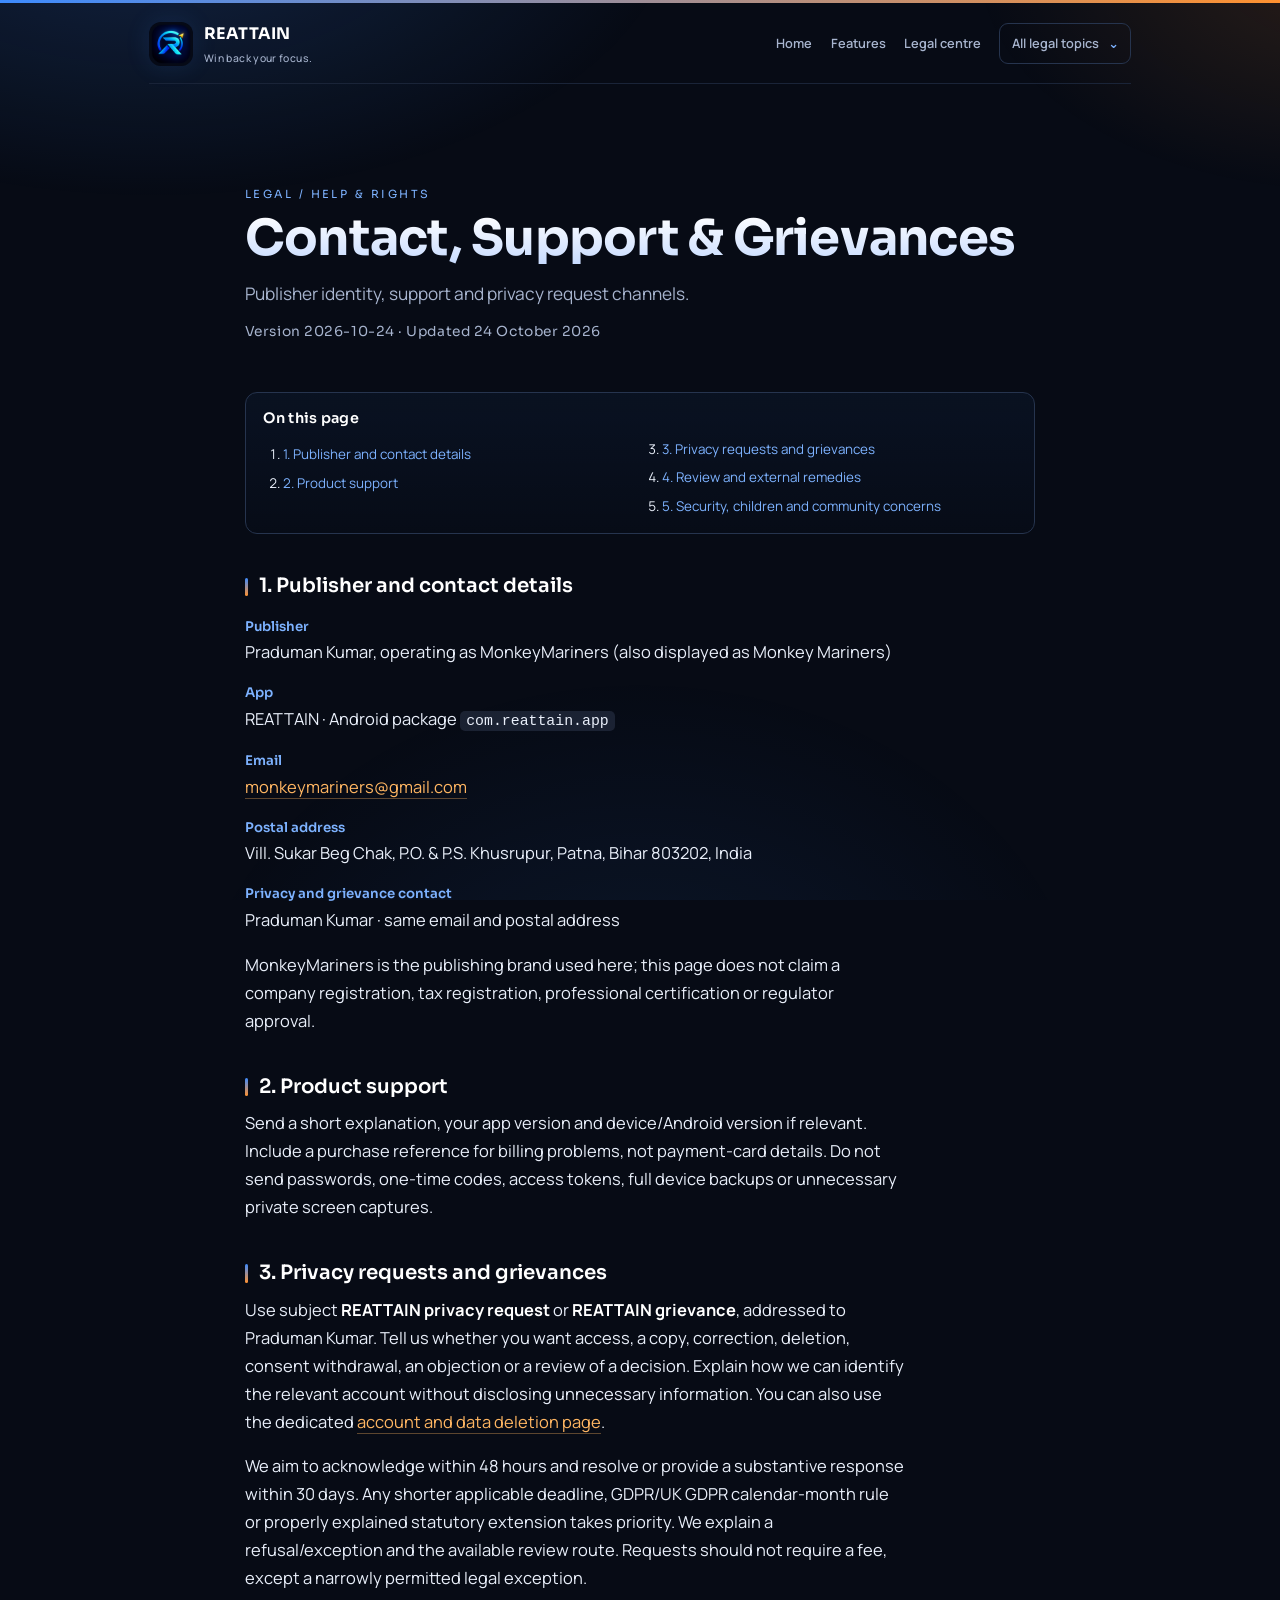
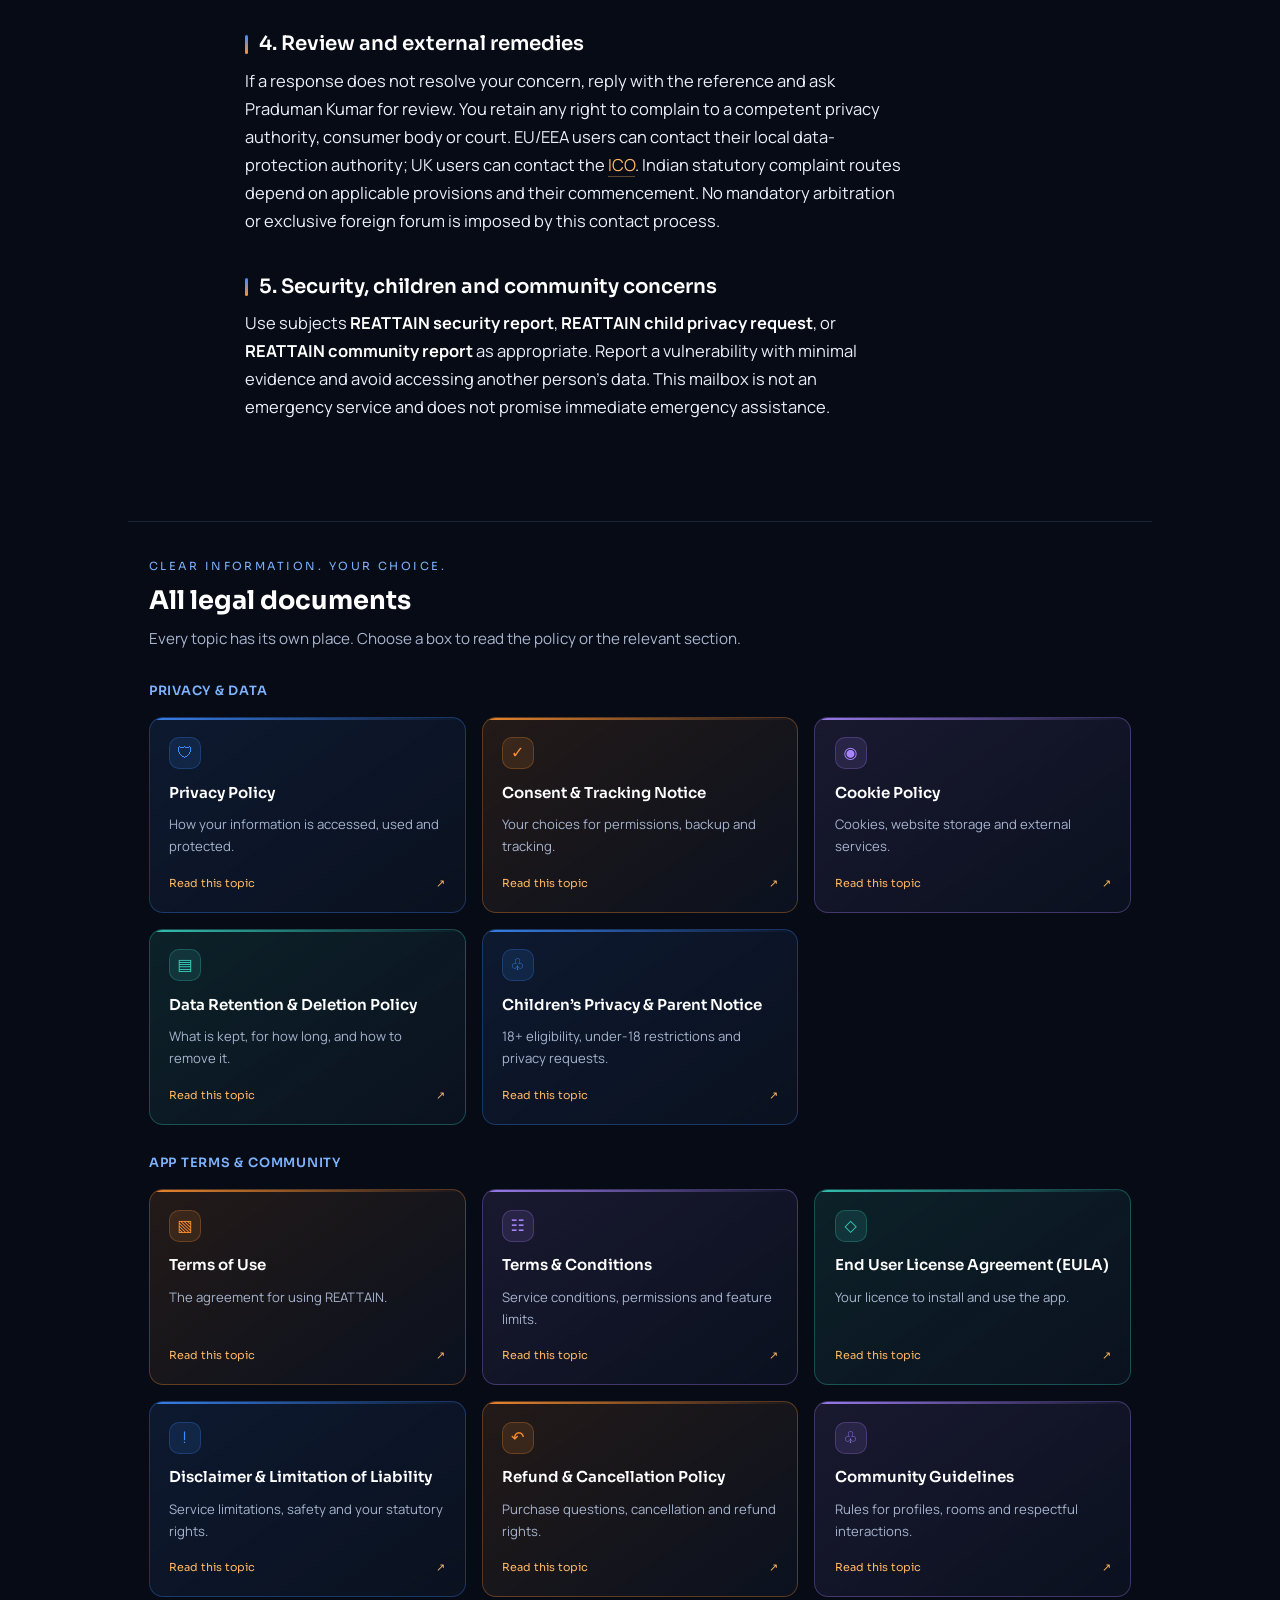
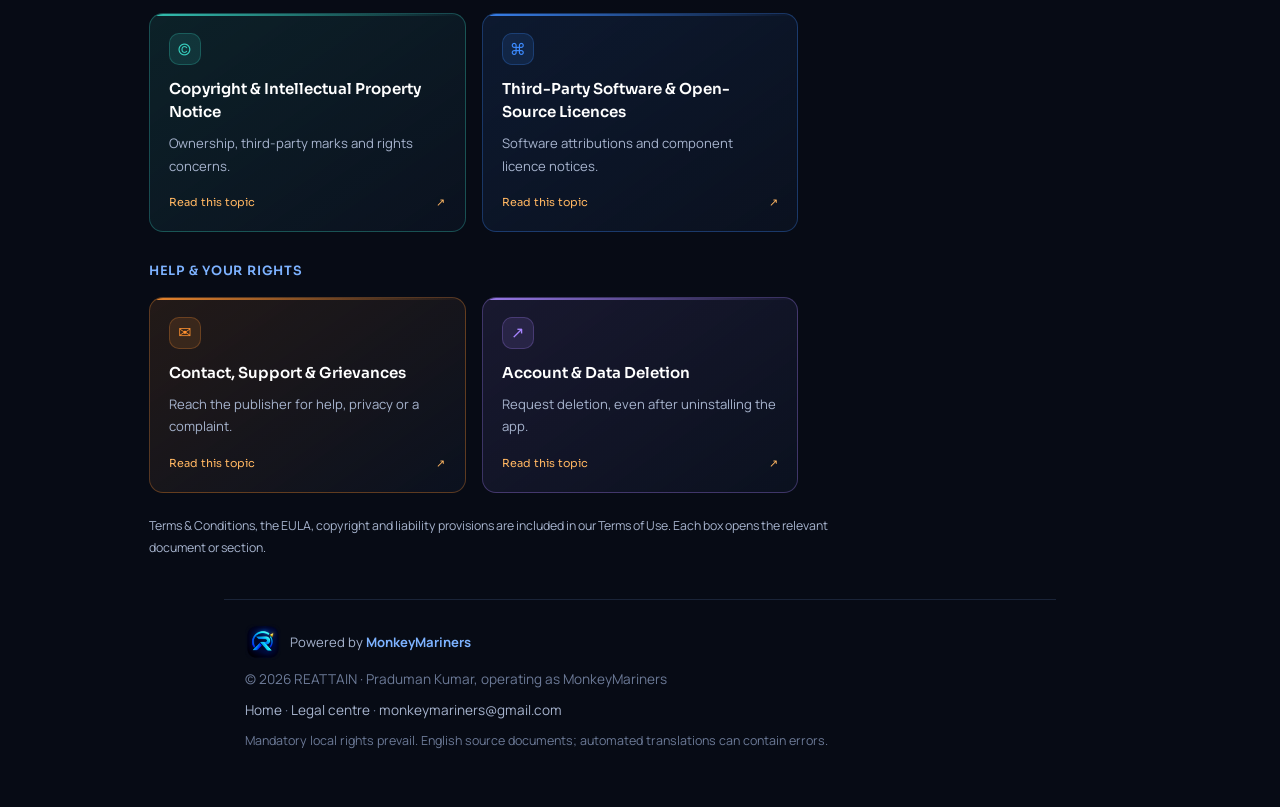
<file: contact.html>
<!DOCTYPE html>
<html lang="en"><head><meta charset="utf-8"><meta name="viewport" content="width=device-width, initial-scale=1">
<meta name="description" content="Publisher identity, support and privacy request channels.">
<meta http-equiv="Content-Security-Policy" content="default-src 'none'; style-src 'self'; font-src 'self'; img-src 'self' data:; base-uri 'none'; form-action 'none'">
<meta name="referrer" content="strict-origin-when-cross-origin"><title>Contact, Support &amp; Grievances | REATTAIN</title>
<link rel="icon" type="image/png" href="favicon.png"><link rel="stylesheet" href="style.css"></head>
<body><a class="skip" href="#main">Skip to content</a><div class="bg-accents" aria-hidden="true"></div>
<header class="site-header">
  <div class="site-header-inner">
    <a class="brand" href="home.html" aria-label="REATTAIN home">
      <img class="brand-logo" src="favicon.png" width="44" height="44" alt="">
      <span>REATTAIN<small>Win back your focus.</small></span>
    </a>
    <nav class="site-links" aria-label="Main navigation">
      <a href="home.html">Home</a>
      <a href="home.html#features">Features</a>
      <a href="legal.html">Legal centre</a>
      <details class="legal-menu">
        <summary>All legal topics</summary>
        <div class="legal-menu-panel">
          <div class="legal-menu-column">
            <h3>Privacy &amp; data</h3>
            <ul>
              <li><a href="privacy-policy.html">Privacy Policy</a></li>
              <li><a href="consent-notice.html">Consent &amp; Tracking Notice</a></li>
              <li><a href="cookie-policy.html">Cookie Policy</a></li>
              <li><a href="data-retention.html">Data Retention &amp; Deletion Policy</a></li>
              <li><a href="children-privacy.html">Children’s Privacy &amp; Parent Notice</a></li>
            </ul>
          </div>
          <div class="legal-menu-column">
            <h3>App terms &amp; community</h3>
            <ul>
              <li><a href="terms-of-use.html">Terms of Use</a></li>
              <li><a href="terms-of-use.html#features">Terms &amp; Conditions</a></li>
              <li><a href="terms-of-use.html#licence">End User License Agreement (EULA)</a></li>
              <li><a href="terms-of-use.html#disclaimers">Disclaimer &amp; Limitation of Liability</a></li>
              <li><a href="refund-policy.html">Refund &amp; Cancellation Policy</a></li>
              <li><a href="community-guidelines.html">Community Guidelines</a></li>
              <li><a href="terms-of-use.html#intellectual-property">Copyright &amp; Intellectual Property Notice</a></li>
              <li><a href="open-source-licenses.html">Third-Party Software &amp; Open-Source Licences</a></li>
            </ul>
          </div>
          <div class="legal-menu-column">
            <h3>Help &amp; your rights</h3>
            <ul>
              <li><a href="contact.html">Contact, Support &amp; Grievances</a></li>
              <li><a href="delete-account.html">Account &amp; Data Deletion</a></li>
            </ul>
          </div>
        </div>
      </details>
    </nav>
  </div>
</header>
<div class="hero"><p class="eyebrow">Legal / Help &amp; rights</p><h1>Contact, Support &amp; Grievances</h1><p class="lede">Publisher identity, support and privacy request channels.</p>
<p class="updated">Version 2026-10-24 · Updated 24 October 2026</p></div>
<main id="main" class="doc"><nav class="toc" aria-label="On this page"><h2>On this page</h2><ol><li><a href="#publisher">1. Publisher and contact details</a></li><li><a href="#support">2. Product support</a></li><li><a href="#privacy">3. Privacy requests and grievances</a></li><li><a href="#escalation">4. Review and external remedies</a></li><li><a href="#safety">5. Security, children and community concerns</a></li></ol></nav>
<h2 id="publisher">1. Publisher and contact details</h2>
<dl><dt>Publisher</dt><dd>Praduman Kumar, operating as MonkeyMariners (also displayed as Monkey Mariners)</dd><dt>App</dt><dd>REATTAIN · Android package <code>com.reattain.app</code></dd><dt>Email</dt><dd><a href="mailto:monkeymariners@gmail.com">monkeymariners@gmail.com</a></dd><dt>Postal address</dt><dd>Vill. Sukar Beg Chak, P.O. &amp; P.S. Khusrupur, Patna, Bihar 803202, India</dd><dt>Privacy and grievance contact</dt><dd>Praduman Kumar · same email and postal address</dd></dl>
<p>MonkeyMariners is the publishing brand used here; this page does not claim a company registration, tax registration, professional certification or regulator approval.</p>
<h2 id="support">2. Product support</h2>
<p>Send a short explanation, your app version and device/Android version if relevant. Include a purchase reference for billing problems, not payment-card details. Do not send passwords, one-time codes, access tokens, full device backups or unnecessary private screen captures.</p>
<h2 id="privacy">3. Privacy requests and grievances</h2>
<p>Use subject <strong>REATTAIN privacy request</strong> or <strong>REATTAIN grievance</strong>, addressed to Praduman Kumar. Tell us whether you want access, a copy, correction, deletion, consent withdrawal, an objection or a review of a decision. Explain how we can identify the relevant account without disclosing unnecessary information. You can also use the dedicated <a href="delete-account.html">account and data deletion page</a>.</p>
<p>We aim to acknowledge within 48 hours and resolve or provide a substantive response within 30 days. Any shorter applicable deadline, GDPR/UK GDPR calendar-month rule or properly explained statutory extension takes priority. We explain a refusal/exception and the available review route. Requests should not require a fee, except a narrowly permitted legal exception.</p>
<h2 id="escalation">4. Review and external remedies</h2>
<p>If a response does not resolve your concern, reply with the reference and ask Praduman Kumar for review. You retain any right to complain to a competent privacy authority, consumer body or court. EU/EEA users can contact their local data-protection authority; UK users can contact the <a href="https://ico.org.uk/make-a-complaint/">ICO</a>. Indian statutory complaint routes depend on applicable provisions and their commencement. No mandatory arbitration or exclusive foreign forum is imposed by this contact process.</p>
<h2 id="safety">5. Security, children and community concerns</h2>
<p>Use subjects <strong>REATTAIN security report</strong>, <strong>REATTAIN child privacy request</strong>, or <strong>REATTAIN community report</strong> as appropriate. Report a vulnerability with minimal evidence and avoid accessing another person’s data. This mailbox is not an emergency service and does not promise immediate emergency assistance.</p>
</main>
<section class="legal-directory" id="legal-documents" aria-labelledby="legal-directory-title">
  <div class="directory-heading">
    <p class="eyebrow">Clear information. Your choice.</p>
    <h2 id="legal-directory-title">All legal documents</h2>
    <p>Every topic has its own place. Choose a box to read the policy or the relevant section.</p>
  </div>
    <section class="legal-topic-group" aria-labelledby="legal-privacy">
      <h3 class="directory-group-title" id="legal-privacy">Privacy &amp; data</h3>
      <div class="legal-topic-grid">
        <a class="legal-topic tone-blue" href="privacy-policy.html">
          <span class="topic-icon" aria-hidden="true">🛡</span>
          <h3>Privacy Policy</h3>
          <p>How your information is accessed, used and protected.</p>
          <span class="topic-action">Read this topic <span aria-hidden="true">↗</span></span>
        </a>
        <a class="legal-topic tone-orange" href="consent-notice.html">
          <span class="topic-icon" aria-hidden="true">✓</span>
          <h3>Consent &amp; Tracking Notice</h3>
          <p>Your choices for permissions, backup and tracking.</p>
          <span class="topic-action">Read this topic <span aria-hidden="true">↗</span></span>
        </a>
        <a class="legal-topic tone-violet" href="cookie-policy.html">
          <span class="topic-icon" aria-hidden="true">◉</span>
          <h3>Cookie Policy</h3>
          <p>Cookies, website storage and external services.</p>
          <span class="topic-action">Read this topic <span aria-hidden="true">↗</span></span>
        </a>
        <a class="legal-topic tone-teal" href="data-retention.html">
          <span class="topic-icon" aria-hidden="true">▤</span>
          <h3>Data Retention &amp; Deletion Policy</h3>
          <p>What is kept, for how long, and how to remove it.</p>
          <span class="topic-action">Read this topic <span aria-hidden="true">↗</span></span>
        </a>
        <a class="legal-topic tone-blue" href="children-privacy.html">
          <span class="topic-icon" aria-hidden="true">♧</span>
          <h3>Children’s Privacy &amp; Parent Notice</h3>
          <p>18+ eligibility, under-18 restrictions and privacy requests.</p>
          <span class="topic-action">Read this topic <span aria-hidden="true">↗</span></span>
        </a>
      </div>
    </section>
    <section class="legal-topic-group" aria-labelledby="legal-terms">
      <h3 class="directory-group-title" id="legal-terms">App terms &amp; community</h3>
      <div class="legal-topic-grid">
        <a class="legal-topic tone-orange" href="terms-of-use.html">
          <span class="topic-icon" aria-hidden="true">▧</span>
          <h3>Terms of Use</h3>
          <p>The agreement for using REATTAIN.</p>
          <span class="topic-action">Read this topic <span aria-hidden="true">↗</span></span>
        </a>
        <a class="legal-topic tone-violet" href="terms-of-use.html#features">
          <span class="topic-icon" aria-hidden="true">☷</span>
          <h3>Terms &amp; Conditions</h3>
          <p>Service conditions, permissions and feature limits.</p>
          <span class="topic-action">Read this topic <span aria-hidden="true">↗</span></span>
        </a>
        <a class="legal-topic tone-teal" href="terms-of-use.html#licence">
          <span class="topic-icon" aria-hidden="true">◇</span>
          <h3>End User License Agreement (EULA)</h3>
          <p>Your licence to install and use the app.</p>
          <span class="topic-action">Read this topic <span aria-hidden="true">↗</span></span>
        </a>
        <a class="legal-topic tone-blue" href="terms-of-use.html#disclaimers">
          <span class="topic-icon" aria-hidden="true">!</span>
          <h3>Disclaimer &amp; Limitation of Liability</h3>
          <p>Service limitations, safety and your statutory rights.</p>
          <span class="topic-action">Read this topic <span aria-hidden="true">↗</span></span>
        </a>
        <a class="legal-topic tone-orange" href="refund-policy.html">
          <span class="topic-icon" aria-hidden="true">↶</span>
          <h3>Refund &amp; Cancellation Policy</h3>
          <p>Purchase questions, cancellation and refund rights.</p>
          <span class="topic-action">Read this topic <span aria-hidden="true">↗</span></span>
        </a>
        <a class="legal-topic tone-violet" href="community-guidelines.html">
          <span class="topic-icon" aria-hidden="true">♧</span>
          <h3>Community Guidelines</h3>
          <p>Rules for profiles, rooms and respectful interactions.</p>
          <span class="topic-action">Read this topic <span aria-hidden="true">↗</span></span>
        </a>
        <a class="legal-topic tone-teal" href="terms-of-use.html#intellectual-property">
          <span class="topic-icon" aria-hidden="true">©</span>
          <h3>Copyright &amp; Intellectual Property Notice</h3>
          <p>Ownership, third-party marks and rights concerns.</p>
          <span class="topic-action">Read this topic <span aria-hidden="true">↗</span></span>
        </a>
        <a class="legal-topic tone-blue" href="open-source-licenses.html">
          <span class="topic-icon" aria-hidden="true">⌘</span>
          <h3>Third-Party Software &amp; Open-Source Licences</h3>
          <p>Software attributions and component licence notices.</p>
          <span class="topic-action">Read this topic <span aria-hidden="true">↗</span></span>
        </a>
      </div>
    </section>
    <section class="legal-topic-group" aria-labelledby="legal-help">
      <h3 class="directory-group-title" id="legal-help">Help &amp; your rights</h3>
      <div class="legal-topic-grid">
        <a class="legal-topic tone-orange" href="contact.html">
          <span class="topic-icon" aria-hidden="true">✉</span>
          <h3>Contact, Support &amp; Grievances</h3>
          <p>Reach the publisher for help, privacy or a complaint.</p>
          <span class="topic-action">Read this topic <span aria-hidden="true">↗</span></span>
        </a>
        <a class="legal-topic tone-violet" href="delete-account.html">
          <span class="topic-icon" aria-hidden="true">↗</span>
          <h3>Account &amp; Data Deletion</h3>
          <p>Request deletion, even after uninstalling the app.</p>
          <span class="topic-action">Read this topic <span aria-hidden="true">↗</span></span>
        </a>
      </div>
    </section>
  <p class="directory-note">Terms &amp; Conditions, the EULA, copyright and liability provisions are included in our Terms of Use. Each box opens the relevant document or section.</p>
</section>
<footer class="foot">
  <div class="footer-brand"><img src="favicon.png" width="36" height="36" alt=""><span>Powered by <strong>MonkeyMariners</strong></span></div>
  <p>© 2026 REATTAIN · Praduman Kumar, operating as MonkeyMariners</p>
  <p><a href="home.html">Home</a> · <a href="legal.html">Legal centre</a> · <a href="mailto:monkeymariners@gmail.com">monkeymariners@gmail.com</a></p>
  <p>Mandatory local rights prevail. English source documents; automated translations can contain errors.</p>
</footer></body></html>
</file>
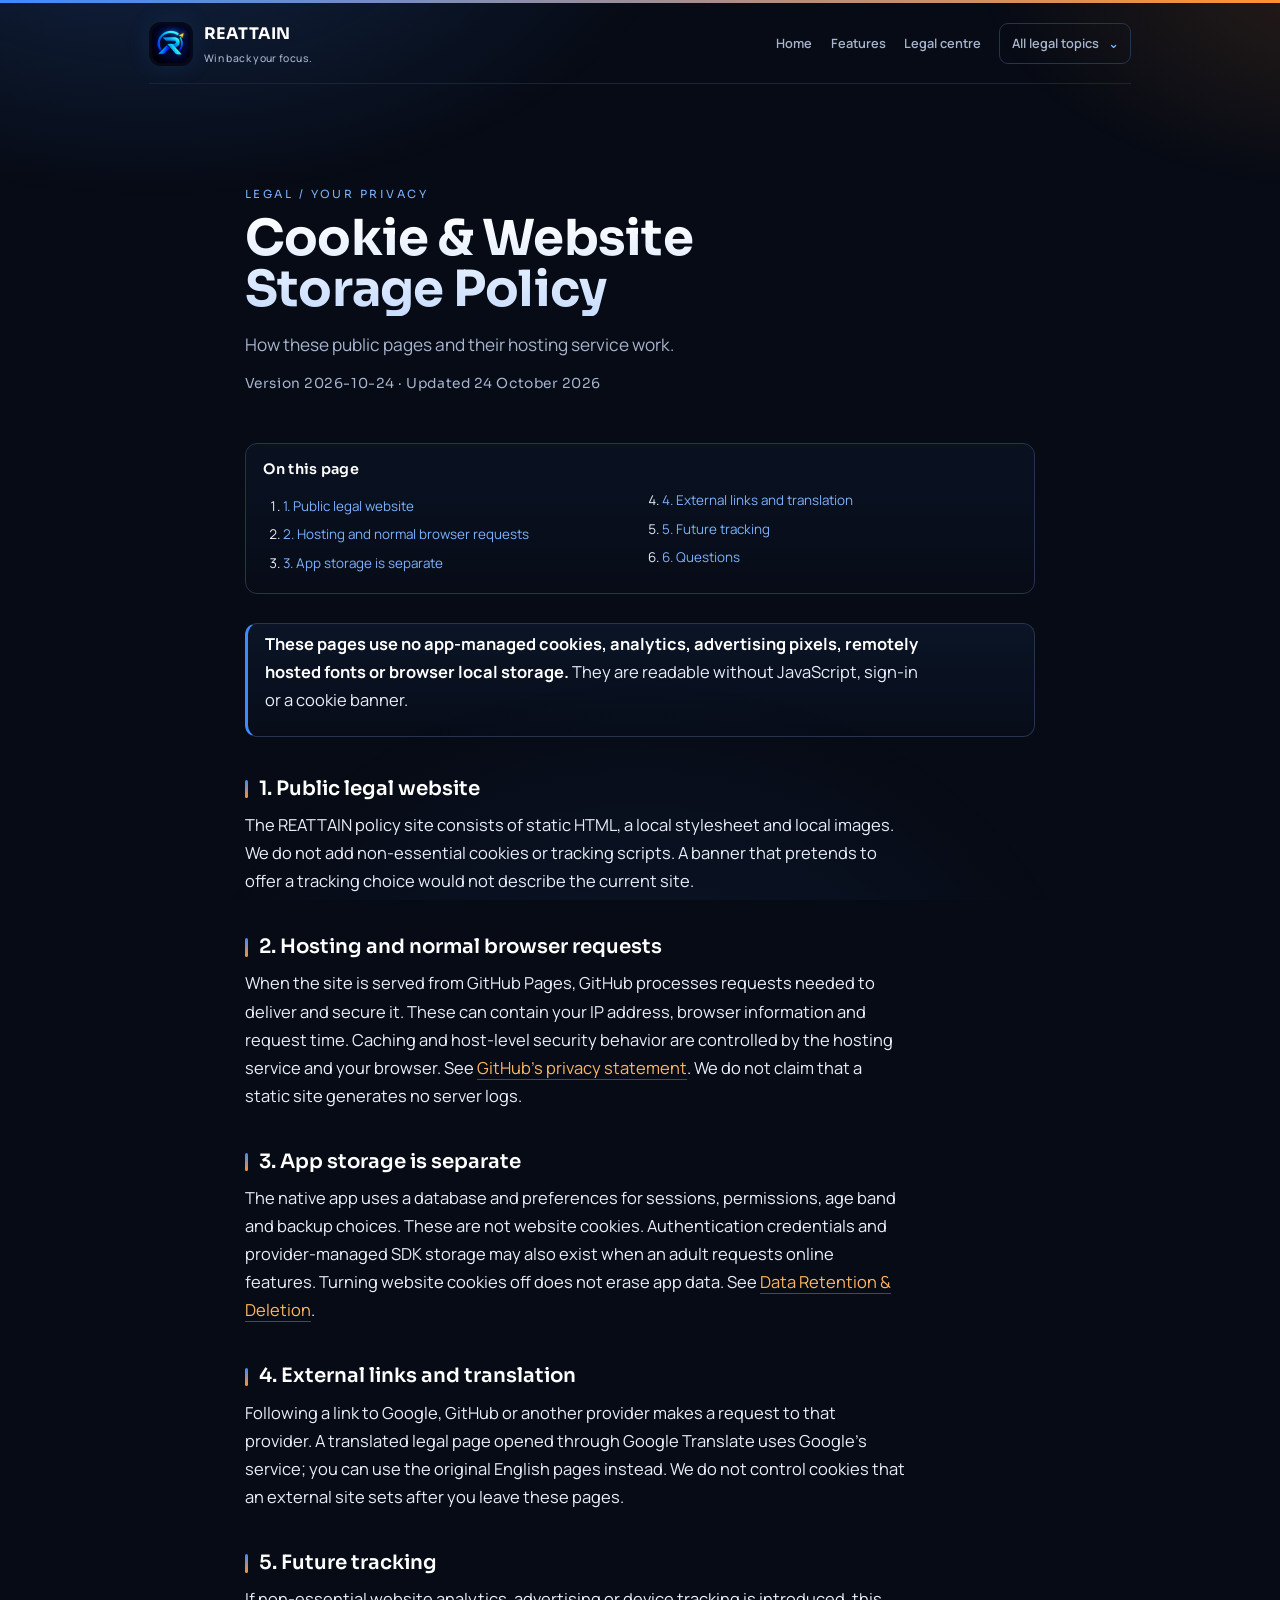
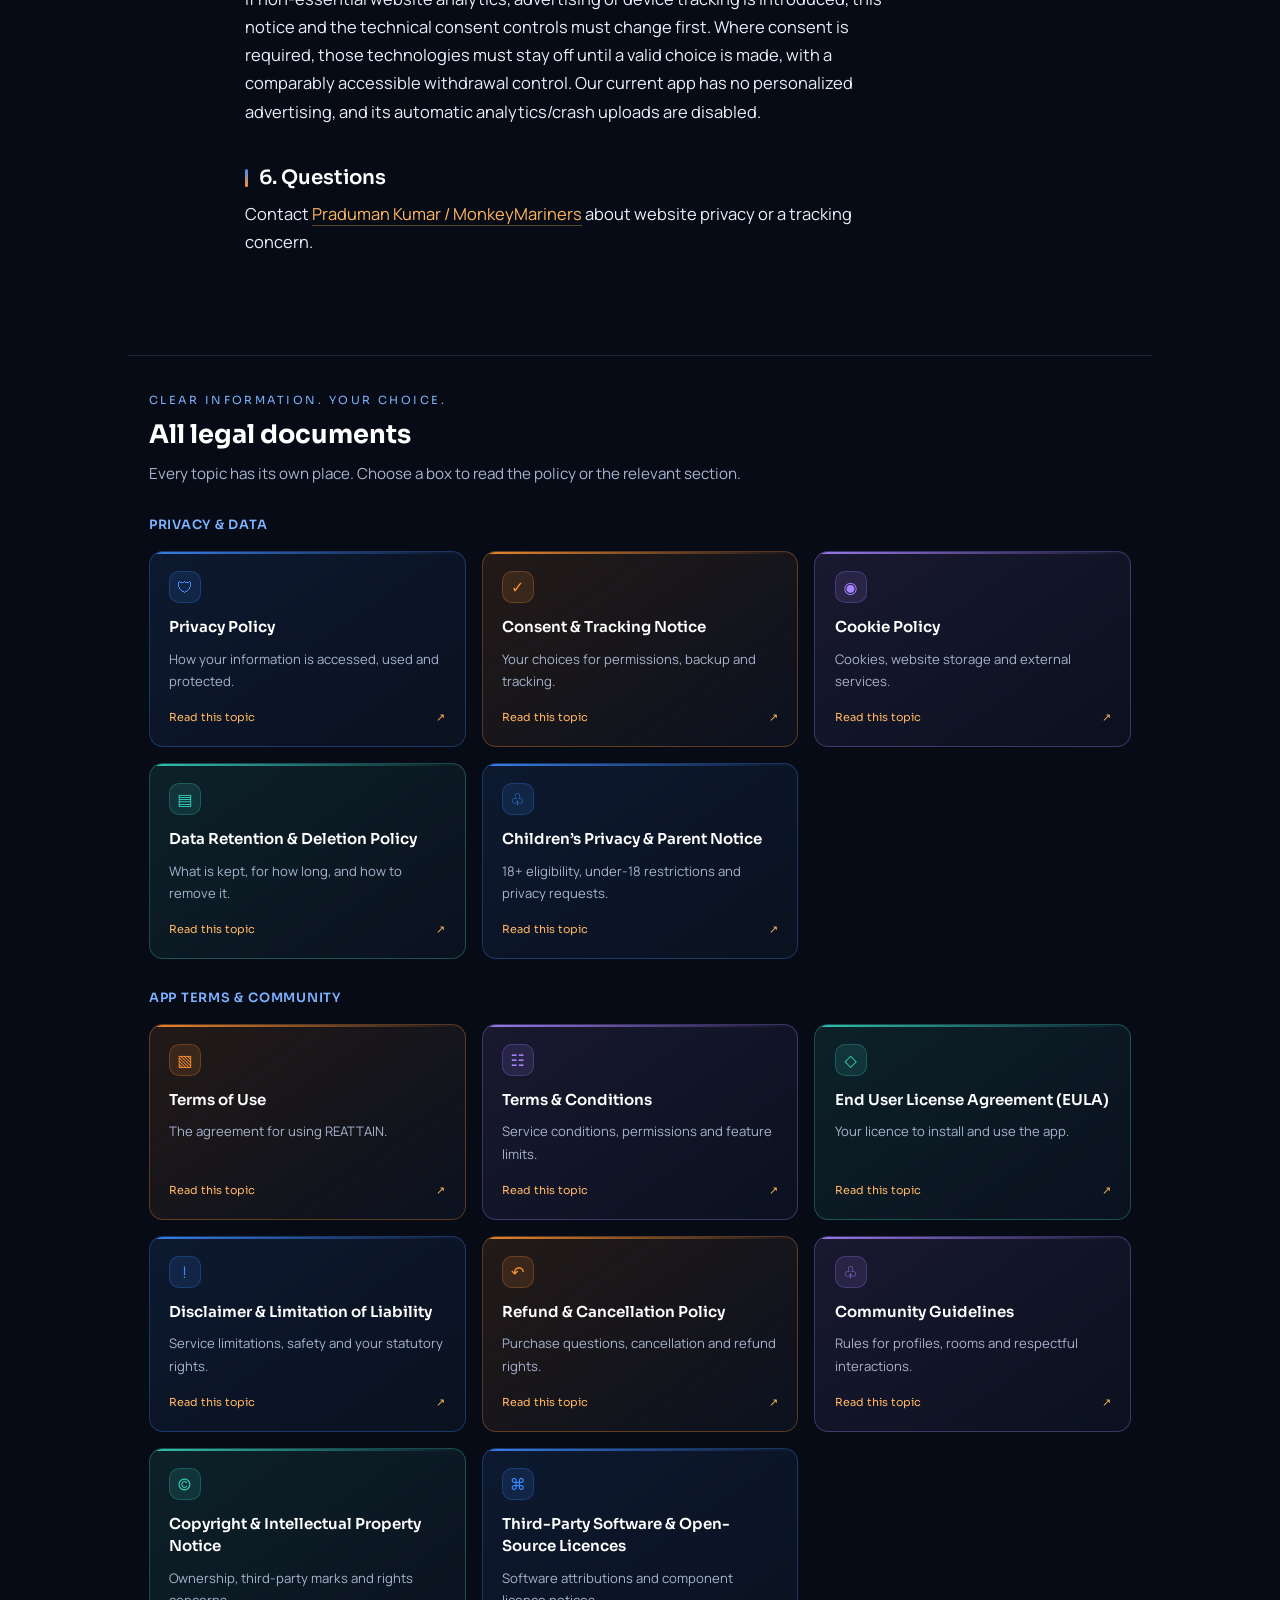
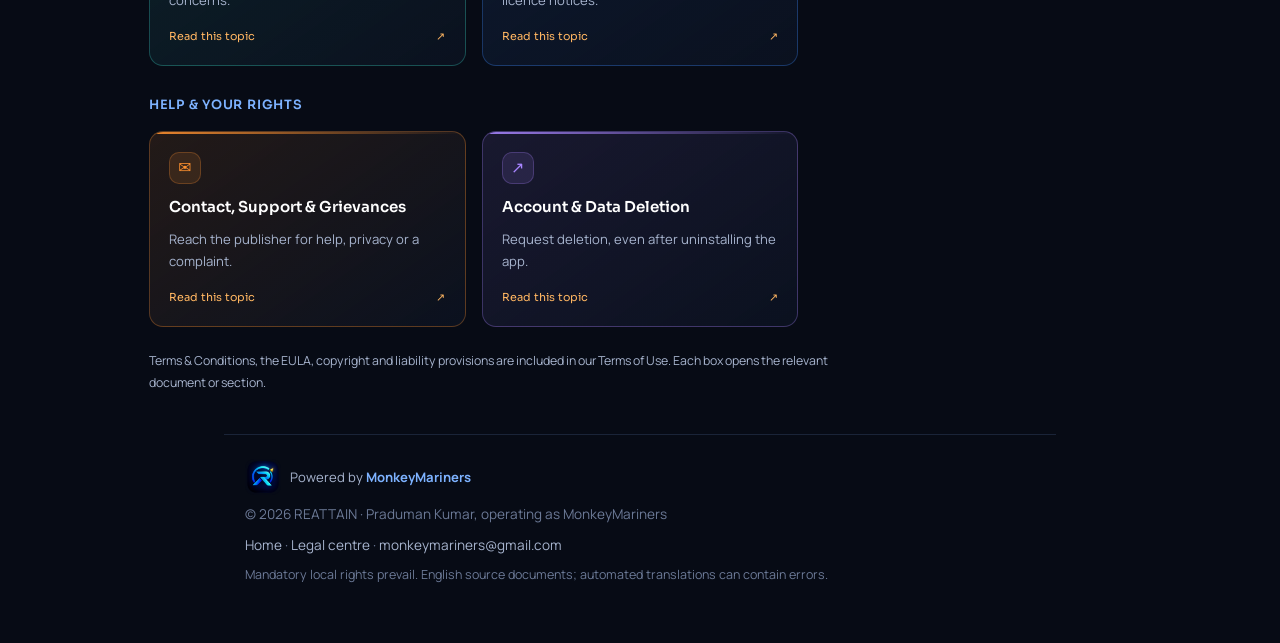
<file: cookie-policy.html>
<!DOCTYPE html>
<html lang="en"><head><meta charset="utf-8"><meta name="viewport" content="width=device-width, initial-scale=1">
<meta name="description" content="How these public pages and their hosting service work.">
<meta http-equiv="Content-Security-Policy" content="default-src 'none'; style-src 'self'; font-src 'self'; img-src 'self' data:; base-uri 'none'; form-action 'none'">
<meta name="referrer" content="strict-origin-when-cross-origin"><title>Cookie &amp; Website Storage Policy | REATTAIN</title>
<link rel="icon" type="image/png" href="favicon.png"><link rel="stylesheet" href="style.css"></head>
<body><a class="skip" href="#main">Skip to content</a><div class="bg-accents" aria-hidden="true"></div>
<header class="site-header">
  <div class="site-header-inner">
    <a class="brand" href="home.html" aria-label="REATTAIN home">
      <img class="brand-logo" src="favicon.png" width="44" height="44" alt="">
      <span>REATTAIN<small>Win back your focus.</small></span>
    </a>
    <nav class="site-links" aria-label="Main navigation">
      <a href="home.html">Home</a>
      <a href="home.html#features">Features</a>
      <a href="legal.html">Legal centre</a>
      <details class="legal-menu">
        <summary>All legal topics</summary>
        <div class="legal-menu-panel">
          <div class="legal-menu-column">
            <h3>Privacy &amp; data</h3>
            <ul>
              <li><a href="privacy-policy.html">Privacy Policy</a></li>
              <li><a href="consent-notice.html">Consent &amp; Tracking Notice</a></li>
              <li><a href="cookie-policy.html">Cookie Policy</a></li>
              <li><a href="data-retention.html">Data Retention &amp; Deletion Policy</a></li>
              <li><a href="children-privacy.html">Children’s Privacy &amp; Parent Notice</a></li>
            </ul>
          </div>
          <div class="legal-menu-column">
            <h3>App terms &amp; community</h3>
            <ul>
              <li><a href="terms-of-use.html">Terms of Use</a></li>
              <li><a href="terms-of-use.html#features">Terms &amp; Conditions</a></li>
              <li><a href="terms-of-use.html#licence">End User License Agreement (EULA)</a></li>
              <li><a href="terms-of-use.html#disclaimers">Disclaimer &amp; Limitation of Liability</a></li>
              <li><a href="refund-policy.html">Refund &amp; Cancellation Policy</a></li>
              <li><a href="community-guidelines.html">Community Guidelines</a></li>
              <li><a href="terms-of-use.html#intellectual-property">Copyright &amp; Intellectual Property Notice</a></li>
              <li><a href="open-source-licenses.html">Third-Party Software &amp; Open-Source Licences</a></li>
            </ul>
          </div>
          <div class="legal-menu-column">
            <h3>Help &amp; your rights</h3>
            <ul>
              <li><a href="contact.html">Contact, Support &amp; Grievances</a></li>
              <li><a href="delete-account.html">Account &amp; Data Deletion</a></li>
            </ul>
          </div>
        </div>
      </details>
    </nav>
  </div>
</header>
<div class="hero"><p class="eyebrow">Legal / Your privacy</p><h1>Cookie &amp; Website Storage Policy</h1><p class="lede">How these public pages and their hosting service work.</p>
<p class="updated">Version 2026-10-24 · Updated 24 October 2026</p></div>
<main id="main" class="doc"><nav class="toc" aria-label="On this page"><h2>On this page</h2><ol><li><a href="#website">1. Public legal website</a></li><li><a href="#hosting">2. Hosting and normal browser requests</a></li><li><a href="#app">3. App storage is separate</a></li><li><a href="#external">4. External links and translation</a></li><li><a href="#changes">5. Future tracking</a></li><li><a href="#contact">6. Questions</a></li></ol></nav>
<div class="box"><p><strong>These pages use no app-managed cookies, analytics, advertising pixels, remotely hosted fonts or browser local storage.</strong> They are readable without JavaScript, sign-in or a cookie banner.</p></div>
<h2 id="website">1. Public legal website</h2>
<p>The REATTAIN policy site consists of static HTML, a local stylesheet and local images. We do not add non-essential cookies or tracking scripts. A banner that pretends to offer a tracking choice would not describe the current site.</p>
<h2 id="hosting">2. Hosting and normal browser requests</h2>
<p>When the site is served from GitHub Pages, GitHub processes requests needed to deliver and secure it. These can contain your IP address, browser information and request time. Caching and host-level security behavior are controlled by the hosting service and your browser. See <a href="https://docs.github.com/en/site-policy/privacy-policies/github-general-privacy-statement">GitHub’s privacy statement</a>. We do not claim that a static site generates no server logs.</p>
<h2 id="app">3. App storage is separate</h2>
<p>The native app uses a database and preferences for sessions, permissions, age band and backup choices. These are not website cookies. Authentication credentials and provider-managed SDK storage may also exist when an adult requests online features. Turning website cookies off does not erase app data. See <a href="data-retention.html">Data Retention &amp; Deletion</a>.</p>
<h2 id="external">4. External links and translation</h2>
<p>Following a link to Google, GitHub or another provider makes a request to that provider. A translated legal page opened through Google Translate uses Google’s service; you can use the original English pages instead. We do not control cookies that an external site sets after you leave these pages.</p>
<h2 id="changes">5. Future tracking</h2>
<p>If non-essential website analytics, advertising or device tracking is introduced, this notice and the technical consent controls must change first. Where consent is required, those technologies must stay off until a valid choice is made, with a comparably accessible withdrawal control. Our current app has no personalized advertising, and its automatic analytics/crash uploads are disabled.</p>
<h2 id="contact">6. Questions</h2>
<p>Contact <a href="contact.html">Praduman Kumar / MonkeyMariners</a> about website privacy or a tracking concern.</p>
</main>
<section class="legal-directory" id="legal-documents" aria-labelledby="legal-directory-title">
  <div class="directory-heading">
    <p class="eyebrow">Clear information. Your choice.</p>
    <h2 id="legal-directory-title">All legal documents</h2>
    <p>Every topic has its own place. Choose a box to read the policy or the relevant section.</p>
  </div>
    <section class="legal-topic-group" aria-labelledby="legal-privacy">
      <h3 class="directory-group-title" id="legal-privacy">Privacy &amp; data</h3>
      <div class="legal-topic-grid">
        <a class="legal-topic tone-blue" href="privacy-policy.html">
          <span class="topic-icon" aria-hidden="true">🛡</span>
          <h3>Privacy Policy</h3>
          <p>How your information is accessed, used and protected.</p>
          <span class="topic-action">Read this topic <span aria-hidden="true">↗</span></span>
        </a>
        <a class="legal-topic tone-orange" href="consent-notice.html">
          <span class="topic-icon" aria-hidden="true">✓</span>
          <h3>Consent &amp; Tracking Notice</h3>
          <p>Your choices for permissions, backup and tracking.</p>
          <span class="topic-action">Read this topic <span aria-hidden="true">↗</span></span>
        </a>
        <a class="legal-topic tone-violet" href="cookie-policy.html">
          <span class="topic-icon" aria-hidden="true">◉</span>
          <h3>Cookie Policy</h3>
          <p>Cookies, website storage and external services.</p>
          <span class="topic-action">Read this topic <span aria-hidden="true">↗</span></span>
        </a>
        <a class="legal-topic tone-teal" href="data-retention.html">
          <span class="topic-icon" aria-hidden="true">▤</span>
          <h3>Data Retention &amp; Deletion Policy</h3>
          <p>What is kept, for how long, and how to remove it.</p>
          <span class="topic-action">Read this topic <span aria-hidden="true">↗</span></span>
        </a>
        <a class="legal-topic tone-blue" href="children-privacy.html">
          <span class="topic-icon" aria-hidden="true">♧</span>
          <h3>Children’s Privacy &amp; Parent Notice</h3>
          <p>18+ eligibility, under-18 restrictions and privacy requests.</p>
          <span class="topic-action">Read this topic <span aria-hidden="true">↗</span></span>
        </a>
      </div>
    </section>
    <section class="legal-topic-group" aria-labelledby="legal-terms">
      <h3 class="directory-group-title" id="legal-terms">App terms &amp; community</h3>
      <div class="legal-topic-grid">
        <a class="legal-topic tone-orange" href="terms-of-use.html">
          <span class="topic-icon" aria-hidden="true">▧</span>
          <h3>Terms of Use</h3>
          <p>The agreement for using REATTAIN.</p>
          <span class="topic-action">Read this topic <span aria-hidden="true">↗</span></span>
        </a>
        <a class="legal-topic tone-violet" href="terms-of-use.html#features">
          <span class="topic-icon" aria-hidden="true">☷</span>
          <h3>Terms &amp; Conditions</h3>
          <p>Service conditions, permissions and feature limits.</p>
          <span class="topic-action">Read this topic <span aria-hidden="true">↗</span></span>
        </a>
        <a class="legal-topic tone-teal" href="terms-of-use.html#licence">
          <span class="topic-icon" aria-hidden="true">◇</span>
          <h3>End User License Agreement (EULA)</h3>
          <p>Your licence to install and use the app.</p>
          <span class="topic-action">Read this topic <span aria-hidden="true">↗</span></span>
        </a>
        <a class="legal-topic tone-blue" href="terms-of-use.html#disclaimers">
          <span class="topic-icon" aria-hidden="true">!</span>
          <h3>Disclaimer &amp; Limitation of Liability</h3>
          <p>Service limitations, safety and your statutory rights.</p>
          <span class="topic-action">Read this topic <span aria-hidden="true">↗</span></span>
        </a>
        <a class="legal-topic tone-orange" href="refund-policy.html">
          <span class="topic-icon" aria-hidden="true">↶</span>
          <h3>Refund &amp; Cancellation Policy</h3>
          <p>Purchase questions, cancellation and refund rights.</p>
          <span class="topic-action">Read this topic <span aria-hidden="true">↗</span></span>
        </a>
        <a class="legal-topic tone-violet" href="community-guidelines.html">
          <span class="topic-icon" aria-hidden="true">♧</span>
          <h3>Community Guidelines</h3>
          <p>Rules for profiles, rooms and respectful interactions.</p>
          <span class="topic-action">Read this topic <span aria-hidden="true">↗</span></span>
        </a>
        <a class="legal-topic tone-teal" href="terms-of-use.html#intellectual-property">
          <span class="topic-icon" aria-hidden="true">©</span>
          <h3>Copyright &amp; Intellectual Property Notice</h3>
          <p>Ownership, third-party marks and rights concerns.</p>
          <span class="topic-action">Read this topic <span aria-hidden="true">↗</span></span>
        </a>
        <a class="legal-topic tone-blue" href="open-source-licenses.html">
          <span class="topic-icon" aria-hidden="true">⌘</span>
          <h3>Third-Party Software &amp; Open-Source Licences</h3>
          <p>Software attributions and component licence notices.</p>
          <span class="topic-action">Read this topic <span aria-hidden="true">↗</span></span>
        </a>
      </div>
    </section>
    <section class="legal-topic-group" aria-labelledby="legal-help">
      <h3 class="directory-group-title" id="legal-help">Help &amp; your rights</h3>
      <div class="legal-topic-grid">
        <a class="legal-topic tone-orange" href="contact.html">
          <span class="topic-icon" aria-hidden="true">✉</span>
          <h3>Contact, Support &amp; Grievances</h3>
          <p>Reach the publisher for help, privacy or a complaint.</p>
          <span class="topic-action">Read this topic <span aria-hidden="true">↗</span></span>
        </a>
        <a class="legal-topic tone-violet" href="delete-account.html">
          <span class="topic-icon" aria-hidden="true">↗</span>
          <h3>Account &amp; Data Deletion</h3>
          <p>Request deletion, even after uninstalling the app.</p>
          <span class="topic-action">Read this topic <span aria-hidden="true">↗</span></span>
        </a>
      </div>
    </section>
  <p class="directory-note">Terms &amp; Conditions, the EULA, copyright and liability provisions are included in our Terms of Use. Each box opens the relevant document or section.</p>
</section>
<footer class="foot">
  <div class="footer-brand"><img src="favicon.png" width="36" height="36" alt=""><span>Powered by <strong>MonkeyMariners</strong></span></div>
  <p>© 2026 REATTAIN · Praduman Kumar, operating as MonkeyMariners</p>
  <p><a href="home.html">Home</a> · <a href="legal.html">Legal centre</a> · <a href="mailto:monkeymariners@gmail.com">monkeymariners@gmail.com</a></p>
  <p>Mandatory local rights prevail. English source documents; automated translations can contain errors.</p>
</footer></body></html>
</file>
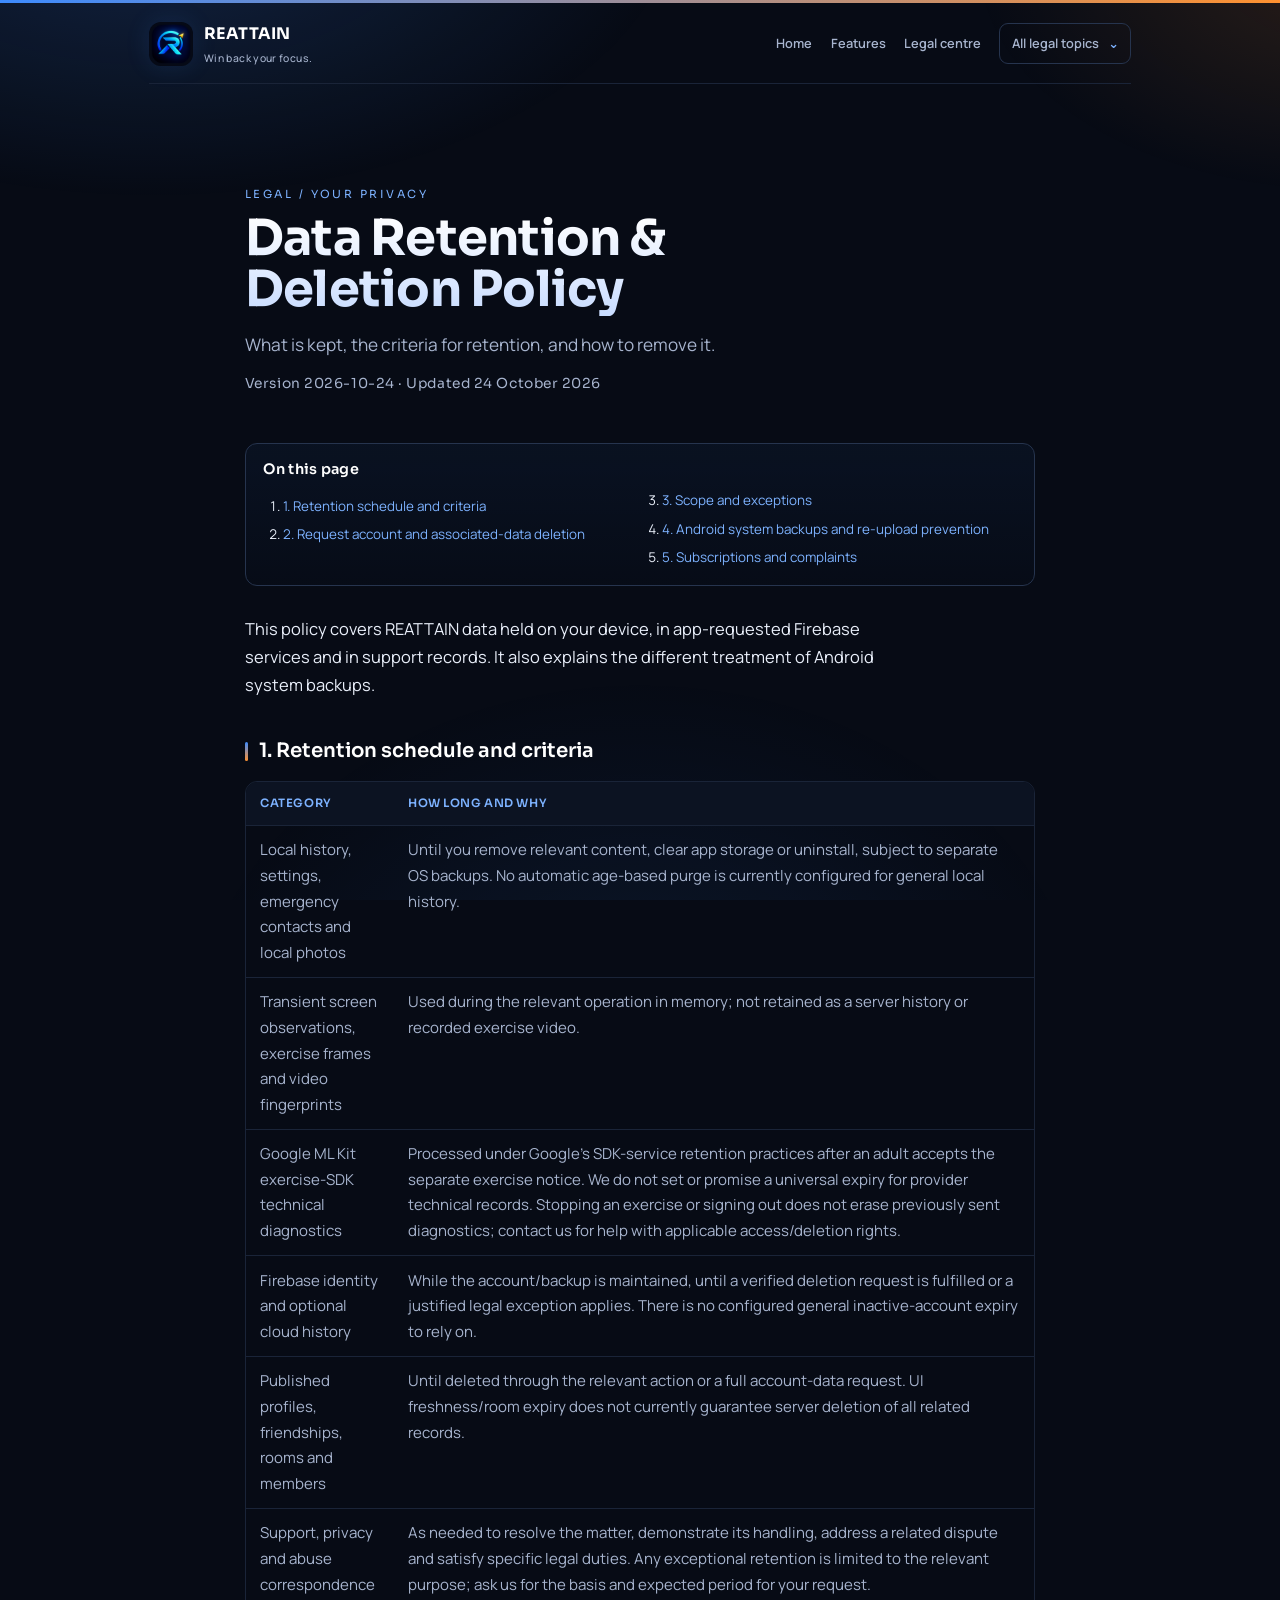
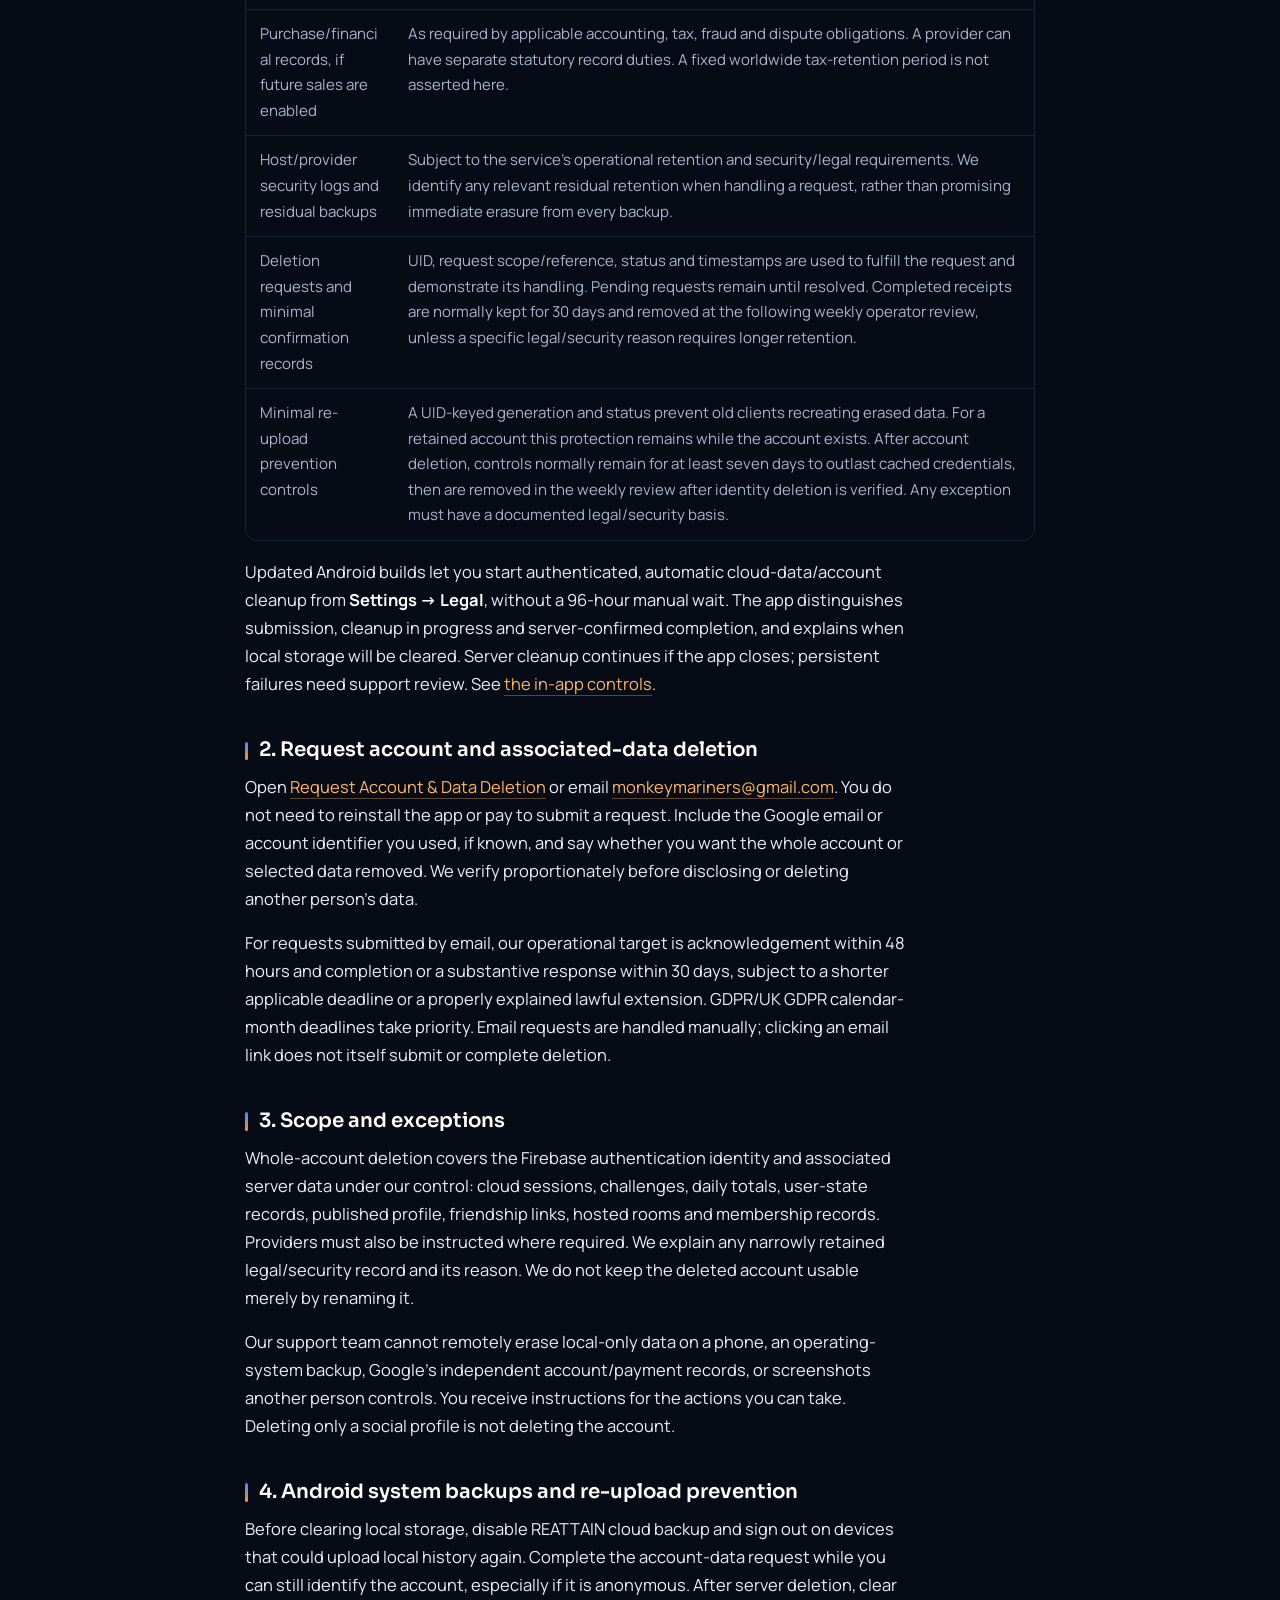
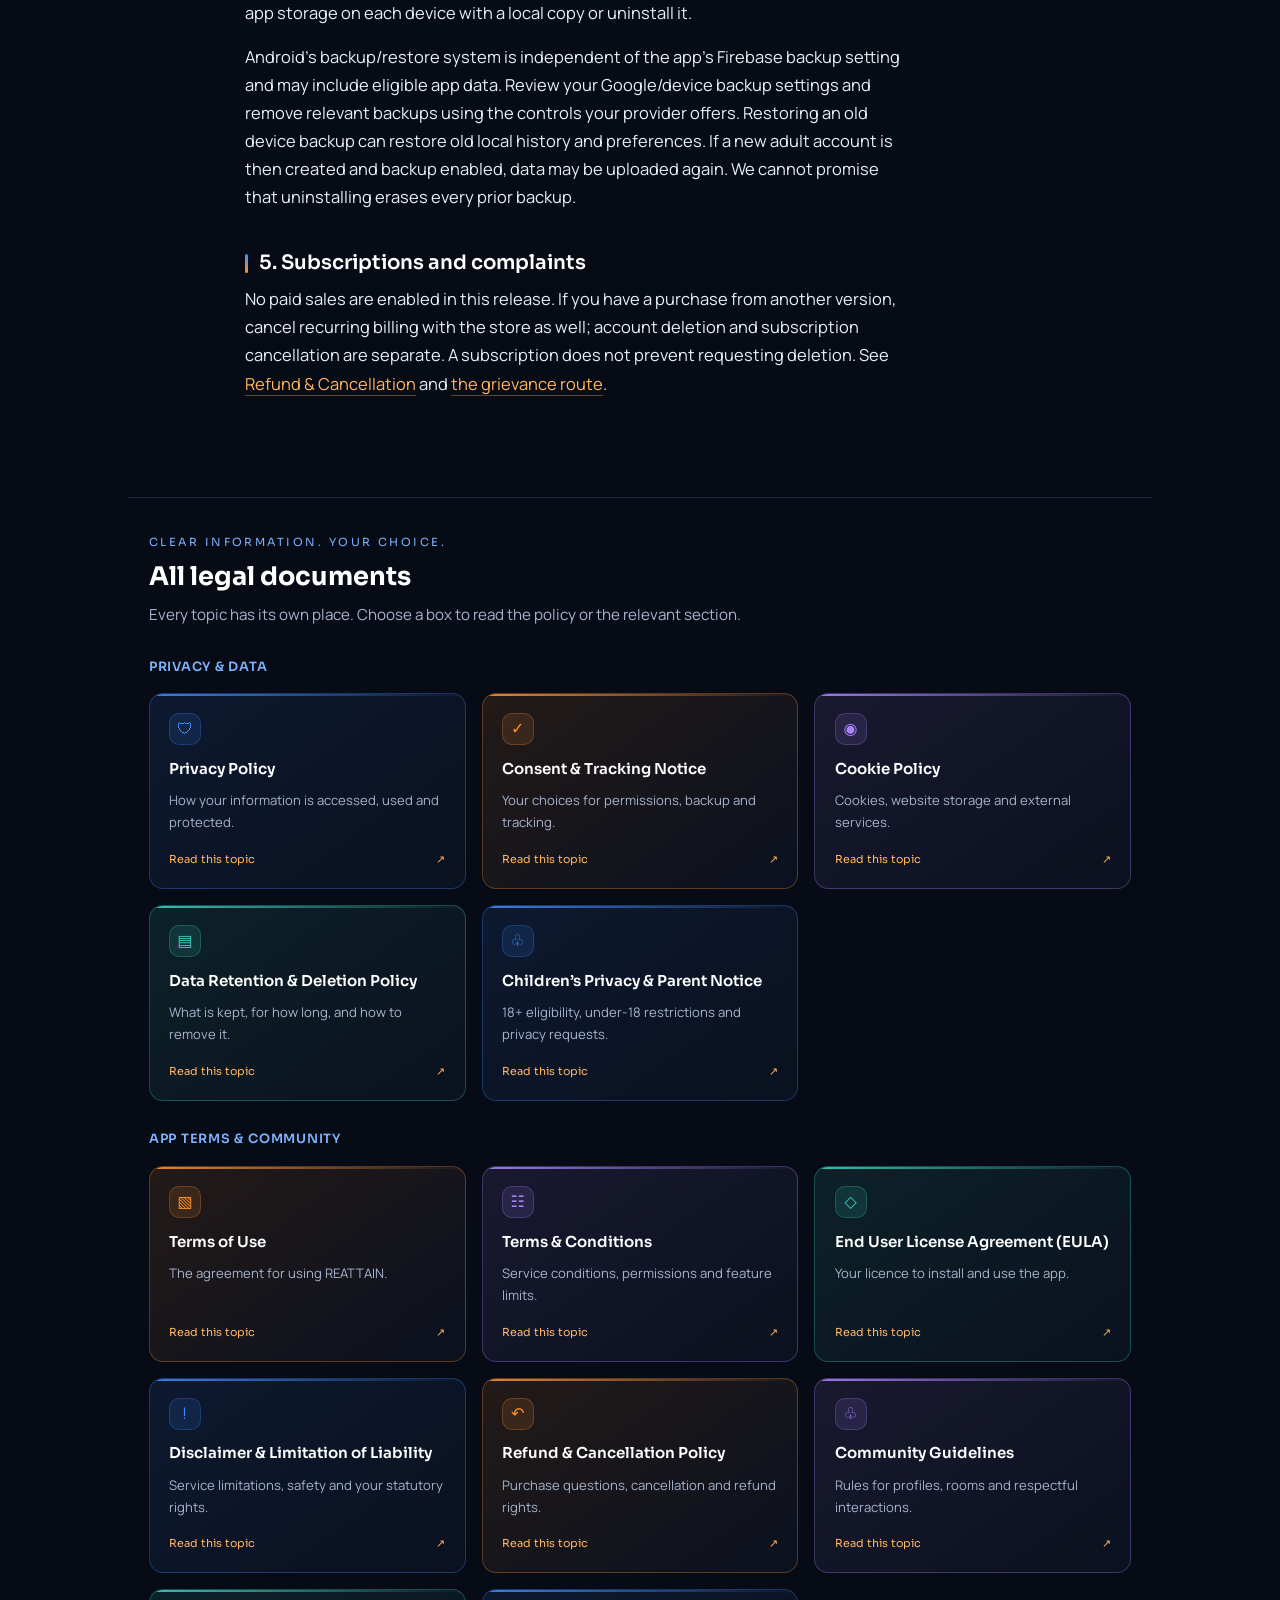
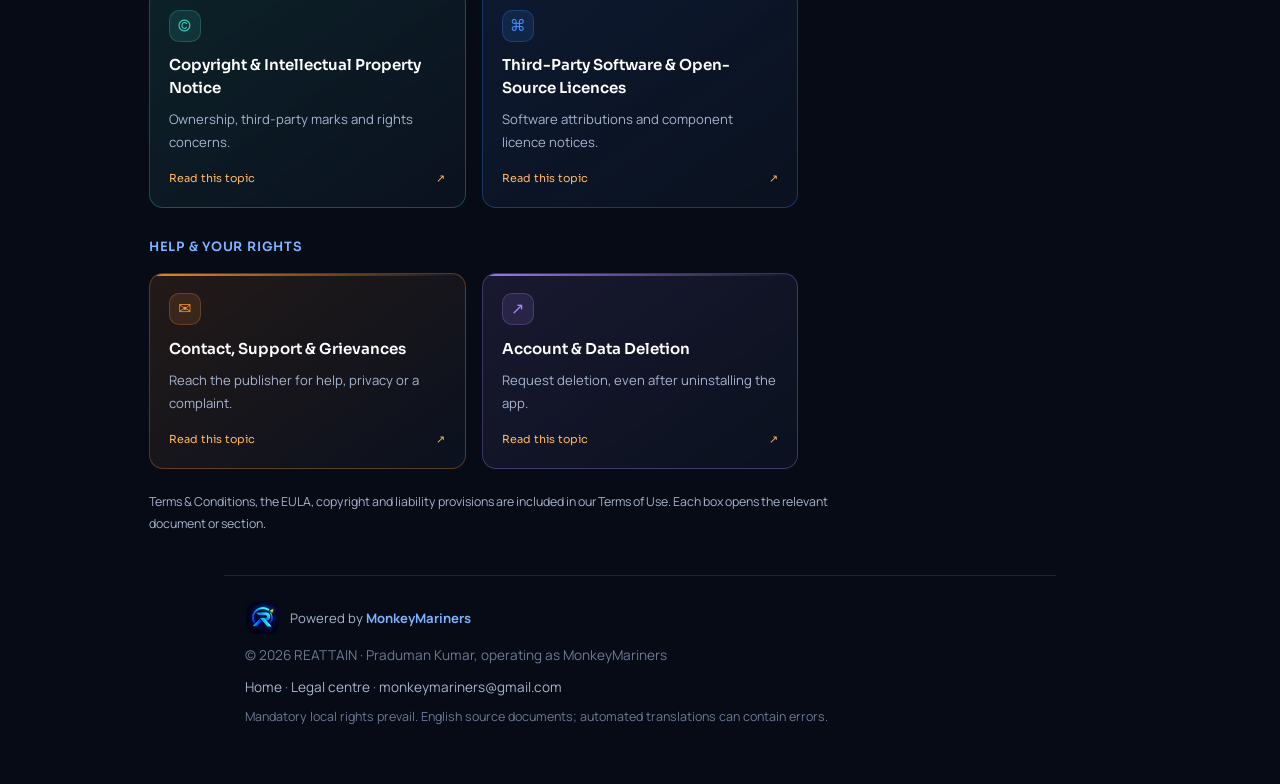
<file: data-retention.html>
<!DOCTYPE html>
<html lang="en"><head><meta charset="utf-8"><meta name="viewport" content="width=device-width, initial-scale=1">
<meta name="description" content="What is kept, the criteria for retention, and how to remove it.">
<meta http-equiv="Content-Security-Policy" content="default-src 'none'; style-src 'self'; font-src 'self'; img-src 'self' data:; base-uri 'none'; form-action 'none'">
<meta name="referrer" content="strict-origin-when-cross-origin"><title>Data Retention &amp; Deletion Policy | REATTAIN</title>
<link rel="icon" type="image/png" href="favicon.png"><link rel="stylesheet" href="style.css"></head>
<body><a class="skip" href="#main">Skip to content</a><div class="bg-accents" aria-hidden="true"></div>
<header class="site-header">
  <div class="site-header-inner">
    <a class="brand" href="home.html" aria-label="REATTAIN home">
      <img class="brand-logo" src="favicon.png" width="44" height="44" alt="">
      <span>REATTAIN<small>Win back your focus.</small></span>
    </a>
    <nav class="site-links" aria-label="Main navigation">
      <a href="home.html">Home</a>
      <a href="home.html#features">Features</a>
      <a href="legal.html">Legal centre</a>
      <details class="legal-menu">
        <summary>All legal topics</summary>
        <div class="legal-menu-panel">
          <div class="legal-menu-column">
            <h3>Privacy &amp; data</h3>
            <ul>
              <li><a href="privacy-policy.html">Privacy Policy</a></li>
              <li><a href="consent-notice.html">Consent &amp; Tracking Notice</a></li>
              <li><a href="cookie-policy.html">Cookie Policy</a></li>
              <li><a href="data-retention.html">Data Retention &amp; Deletion Policy</a></li>
              <li><a href="children-privacy.html">Children’s Privacy &amp; Parent Notice</a></li>
            </ul>
          </div>
          <div class="legal-menu-column">
            <h3>App terms &amp; community</h3>
            <ul>
              <li><a href="terms-of-use.html">Terms of Use</a></li>
              <li><a href="terms-of-use.html#features">Terms &amp; Conditions</a></li>
              <li><a href="terms-of-use.html#licence">End User License Agreement (EULA)</a></li>
              <li><a href="terms-of-use.html#disclaimers">Disclaimer &amp; Limitation of Liability</a></li>
              <li><a href="refund-policy.html">Refund &amp; Cancellation Policy</a></li>
              <li><a href="community-guidelines.html">Community Guidelines</a></li>
              <li><a href="terms-of-use.html#intellectual-property">Copyright &amp; Intellectual Property Notice</a></li>
              <li><a href="open-source-licenses.html">Third-Party Software &amp; Open-Source Licences</a></li>
            </ul>
          </div>
          <div class="legal-menu-column">
            <h3>Help &amp; your rights</h3>
            <ul>
              <li><a href="contact.html">Contact, Support &amp; Grievances</a></li>
              <li><a href="delete-account.html">Account &amp; Data Deletion</a></li>
            </ul>
          </div>
        </div>
      </details>
    </nav>
  </div>
</header>
<div class="hero"><p class="eyebrow">Legal / Your privacy</p><h1>Data Retention &amp; Deletion Policy</h1><p class="lede">What is kept, the criteria for retention, and how to remove it.</p>
<p class="updated">Version 2026-10-24 · Updated 24 October 2026</p></div>
<main id="main" class="doc"><nav class="toc" aria-label="On this page"><h2>On this page</h2><ol><li><a href="#schedule">1. Retention schedule and criteria</a></li><li><a href="#request">2. Request account and associated-data deletion</a></li><li><a href="#scope">3. Scope and exceptions</a></li><li><a href="#device-backups">4. Android system backups and re-upload prevention</a></li><li><a href="#subscriptions">5. Subscriptions and complaints</a></li></ol></nav>
<p>This policy covers REATTAIN data held on your device, in app-requested Firebase services and in support records. It also explains the different treatment of Android system backups.</p>
<h2 id="schedule">1. Retention schedule and criteria</h2>
<div class="tbl-wrap" role="region" aria-label="Retention schedule" tabindex="0"><table><thead><tr><th>Category</th><th>How long and why</th></tr></thead><tbody>
<tr><td>Local history, settings, emergency contacts and local photos</td><td>Until you remove relevant content, clear app storage or uninstall, subject to separate OS backups. No automatic age-based purge is currently configured for general local history.</td></tr>
<tr><td>Transient screen observations, exercise frames and video fingerprints</td><td>Used during the relevant operation in memory; not retained as a server history or recorded exercise video.</td></tr>
<tr><td>Google ML Kit exercise-SDK technical diagnostics</td><td>Processed under Google's SDK-service retention practices after an adult accepts the separate exercise notice. We do not set or promise a universal expiry for provider technical records. Stopping an exercise or signing out does not erase previously sent diagnostics; contact us for help with applicable access/deletion rights.</td></tr>
<tr><td>Firebase identity and optional cloud history</td><td>While the account/backup is maintained, until a verified deletion request is fulfilled or a justified legal exception applies. There is no configured general inactive-account expiry to rely on.</td></tr>
<tr><td>Published profiles, friendships, rooms and members</td><td>Until deleted through the relevant action or a full account-data request. UI freshness/room expiry does not currently guarantee server deletion of all related records.</td></tr>
<tr><td>Support, privacy and abuse correspondence</td><td>As needed to resolve the matter, demonstrate its handling, address a related dispute and satisfy specific legal duties. Any exceptional retention is limited to the relevant purpose; ask us for the basis and expected period for your request.</td></tr>
<tr><td>Purchase/financial records, if future sales are enabled</td><td>As required by applicable accounting, tax, fraud and dispute obligations. A provider can have separate statutory record duties. A fixed worldwide tax-retention period is not asserted here.</td></tr>
<tr><td>Host/provider security logs and residual backups</td><td>Subject to the service’s operational retention and security/legal requirements. We identify any relevant residual retention when handling a request, rather than promising immediate erasure from every backup.</td></tr>
<tr><td>Deletion requests and minimal confirmation records</td><td>UID, request scope/reference, status and timestamps are used to fulfill the request and demonstrate its handling. Pending requests remain until resolved. Completed receipts are normally kept for 30 days and removed at the following weekly operator review, unless a specific legal/security reason requires longer retention.</td></tr>
<tr><td>Minimal re-upload prevention controls</td><td>A UID-keyed generation and status prevent old clients recreating erased data. For a retained account this protection remains while the account exists. After account deletion, controls normally remain for at least seven days to outlast cached credentials, then are removed in the weekly review after identity deletion is verified. Any exception must have a documented legal/security basis.</td></tr>
</tbody></table></div>
<p>Updated Android builds let you start authenticated, automatic cloud-data/account cleanup from <strong>Settings &rarr; Legal</strong>, without a 96-hour manual wait. The app distinguishes submission, cleanup in progress and server-confirmed completion, and explains when local storage will be cleared. Server cleanup continues if the app closes; persistent failures need support review. See <a href="delete-account.html#in-app">the in-app controls</a>.</p>
<h2 id="request">2. Request account and associated-data deletion</h2>
<p>Open <a href="delete-account.html">Request Account &amp; Data Deletion</a> or email <a href="mailto:monkeymariners@gmail.com?subject=REATTAIN%20account%20and%20data%20deletion">monkeymariners@gmail.com</a>. You do not need to reinstall the app or pay to submit a request. Include the Google email or account identifier you used, if known, and say whether you want the whole account or selected data removed. We verify proportionately before disclosing or deleting another person’s data.</p>
<p>For requests submitted by email, our operational target is acknowledgement within 48 hours and completion or a substantive response within 30 days, subject to a shorter applicable deadline or a properly explained lawful extension. GDPR/UK GDPR calendar-month deadlines take priority. Email requests are handled manually; clicking an email link does not itself submit or complete deletion.</p>
<h2 id="scope">3. Scope and exceptions</h2>
<p>Whole-account deletion covers the Firebase authentication identity and associated server data under our control: cloud sessions, challenges, daily totals, user-state records, published profile, friendship links, hosted rooms and membership records. Providers must also be instructed where required. We explain any narrowly retained legal/security record and its reason. We do not keep the deleted account usable merely by renaming it.</p>
<p>Our support team cannot remotely erase local-only data on a phone, an operating-system backup, Google’s independent account/payment records, or screenshots another person controls. You receive instructions for the actions you can take. Deleting only a social profile is not deleting the account.</p>
<h2 id="device-backups">4. Android system backups and re-upload prevention</h2>
<p>Before clearing local storage, disable REATTAIN cloud backup and sign out on devices that could upload local history again. Complete the account-data request while you can still identify the account, especially if it is anonymous. After server deletion, clear app storage on each device with a local copy or uninstall it.</p>
<p>Android’s backup/restore system is independent of the app’s Firebase backup setting and may include eligible app data. Review your Google/device backup settings and remove relevant backups using the controls your provider offers. Restoring an old device backup can restore old local history and preferences. If a new adult account is then created and backup enabled, data may be uploaded again. We cannot promise that uninstalling erases every prior backup.</p>
<h2 id="subscriptions">5. Subscriptions and complaints</h2>
<p>No paid sales are enabled in this release. If you have a purchase from another version, cancel recurring billing with the store as well; account deletion and subscription cancellation are separate. A subscription does not prevent requesting deletion. See <a href="refund-policy.html">Refund &amp; Cancellation</a> and <a href="contact.html#privacy">the grievance route</a>.</p>
</main>
<section class="legal-directory" id="legal-documents" aria-labelledby="legal-directory-title">
  <div class="directory-heading">
    <p class="eyebrow">Clear information. Your choice.</p>
    <h2 id="legal-directory-title">All legal documents</h2>
    <p>Every topic has its own place. Choose a box to read the policy or the relevant section.</p>
  </div>
    <section class="legal-topic-group" aria-labelledby="legal-privacy">
      <h3 class="directory-group-title" id="legal-privacy">Privacy &amp; data</h3>
      <div class="legal-topic-grid">
        <a class="legal-topic tone-blue" href="privacy-policy.html">
          <span class="topic-icon" aria-hidden="true">🛡</span>
          <h3>Privacy Policy</h3>
          <p>How your information is accessed, used and protected.</p>
          <span class="topic-action">Read this topic <span aria-hidden="true">↗</span></span>
        </a>
        <a class="legal-topic tone-orange" href="consent-notice.html">
          <span class="topic-icon" aria-hidden="true">✓</span>
          <h3>Consent &amp; Tracking Notice</h3>
          <p>Your choices for permissions, backup and tracking.</p>
          <span class="topic-action">Read this topic <span aria-hidden="true">↗</span></span>
        </a>
        <a class="legal-topic tone-violet" href="cookie-policy.html">
          <span class="topic-icon" aria-hidden="true">◉</span>
          <h3>Cookie Policy</h3>
          <p>Cookies, website storage and external services.</p>
          <span class="topic-action">Read this topic <span aria-hidden="true">↗</span></span>
        </a>
        <a class="legal-topic tone-teal" href="data-retention.html">
          <span class="topic-icon" aria-hidden="true">▤</span>
          <h3>Data Retention &amp; Deletion Policy</h3>
          <p>What is kept, for how long, and how to remove it.</p>
          <span class="topic-action">Read this topic <span aria-hidden="true">↗</span></span>
        </a>
        <a class="legal-topic tone-blue" href="children-privacy.html">
          <span class="topic-icon" aria-hidden="true">♧</span>
          <h3>Children’s Privacy &amp; Parent Notice</h3>
          <p>18+ eligibility, under-18 restrictions and privacy requests.</p>
          <span class="topic-action">Read this topic <span aria-hidden="true">↗</span></span>
        </a>
      </div>
    </section>
    <section class="legal-topic-group" aria-labelledby="legal-terms">
      <h3 class="directory-group-title" id="legal-terms">App terms &amp; community</h3>
      <div class="legal-topic-grid">
        <a class="legal-topic tone-orange" href="terms-of-use.html">
          <span class="topic-icon" aria-hidden="true">▧</span>
          <h3>Terms of Use</h3>
          <p>The agreement for using REATTAIN.</p>
          <span class="topic-action">Read this topic <span aria-hidden="true">↗</span></span>
        </a>
        <a class="legal-topic tone-violet" href="terms-of-use.html#features">
          <span class="topic-icon" aria-hidden="true">☷</span>
          <h3>Terms &amp; Conditions</h3>
          <p>Service conditions, permissions and feature limits.</p>
          <span class="topic-action">Read this topic <span aria-hidden="true">↗</span></span>
        </a>
        <a class="legal-topic tone-teal" href="terms-of-use.html#licence">
          <span class="topic-icon" aria-hidden="true">◇</span>
          <h3>End User License Agreement (EULA)</h3>
          <p>Your licence to install and use the app.</p>
          <span class="topic-action">Read this topic <span aria-hidden="true">↗</span></span>
        </a>
        <a class="legal-topic tone-blue" href="terms-of-use.html#disclaimers">
          <span class="topic-icon" aria-hidden="true">!</span>
          <h3>Disclaimer &amp; Limitation of Liability</h3>
          <p>Service limitations, safety and your statutory rights.</p>
          <span class="topic-action">Read this topic <span aria-hidden="true">↗</span></span>
        </a>
        <a class="legal-topic tone-orange" href="refund-policy.html">
          <span class="topic-icon" aria-hidden="true">↶</span>
          <h3>Refund &amp; Cancellation Policy</h3>
          <p>Purchase questions, cancellation and refund rights.</p>
          <span class="topic-action">Read this topic <span aria-hidden="true">↗</span></span>
        </a>
        <a class="legal-topic tone-violet" href="community-guidelines.html">
          <span class="topic-icon" aria-hidden="true">♧</span>
          <h3>Community Guidelines</h3>
          <p>Rules for profiles, rooms and respectful interactions.</p>
          <span class="topic-action">Read this topic <span aria-hidden="true">↗</span></span>
        </a>
        <a class="legal-topic tone-teal" href="terms-of-use.html#intellectual-property">
          <span class="topic-icon" aria-hidden="true">©</span>
          <h3>Copyright &amp; Intellectual Property Notice</h3>
          <p>Ownership, third-party marks and rights concerns.</p>
          <span class="topic-action">Read this topic <span aria-hidden="true">↗</span></span>
        </a>
        <a class="legal-topic tone-blue" href="open-source-licenses.html">
          <span class="topic-icon" aria-hidden="true">⌘</span>
          <h3>Third-Party Software &amp; Open-Source Licences</h3>
          <p>Software attributions and component licence notices.</p>
          <span class="topic-action">Read this topic <span aria-hidden="true">↗</span></span>
        </a>
      </div>
    </section>
    <section class="legal-topic-group" aria-labelledby="legal-help">
      <h3 class="directory-group-title" id="legal-help">Help &amp; your rights</h3>
      <div class="legal-topic-grid">
        <a class="legal-topic tone-orange" href="contact.html">
          <span class="topic-icon" aria-hidden="true">✉</span>
          <h3>Contact, Support &amp; Grievances</h3>
          <p>Reach the publisher for help, privacy or a complaint.</p>
          <span class="topic-action">Read this topic <span aria-hidden="true">↗</span></span>
        </a>
        <a class="legal-topic tone-violet" href="delete-account.html">
          <span class="topic-icon" aria-hidden="true">↗</span>
          <h3>Account &amp; Data Deletion</h3>
          <p>Request deletion, even after uninstalling the app.</p>
          <span class="topic-action">Read this topic <span aria-hidden="true">↗</span></span>
        </a>
      </div>
    </section>
  <p class="directory-note">Terms &amp; Conditions, the EULA, copyright and liability provisions are included in our Terms of Use. Each box opens the relevant document or section.</p>
</section>
<footer class="foot">
  <div class="footer-brand"><img src="favicon.png" width="36" height="36" alt=""><span>Powered by <strong>MonkeyMariners</strong></span></div>
  <p>© 2026 REATTAIN · Praduman Kumar, operating as MonkeyMariners</p>
  <p><a href="home.html">Home</a> · <a href="legal.html">Legal centre</a> · <a href="mailto:monkeymariners@gmail.com">monkeymariners@gmail.com</a></p>
  <p>Mandatory local rights prevail. English source documents; automated translations can contain errors.</p>
</footer></body></html>
</file>
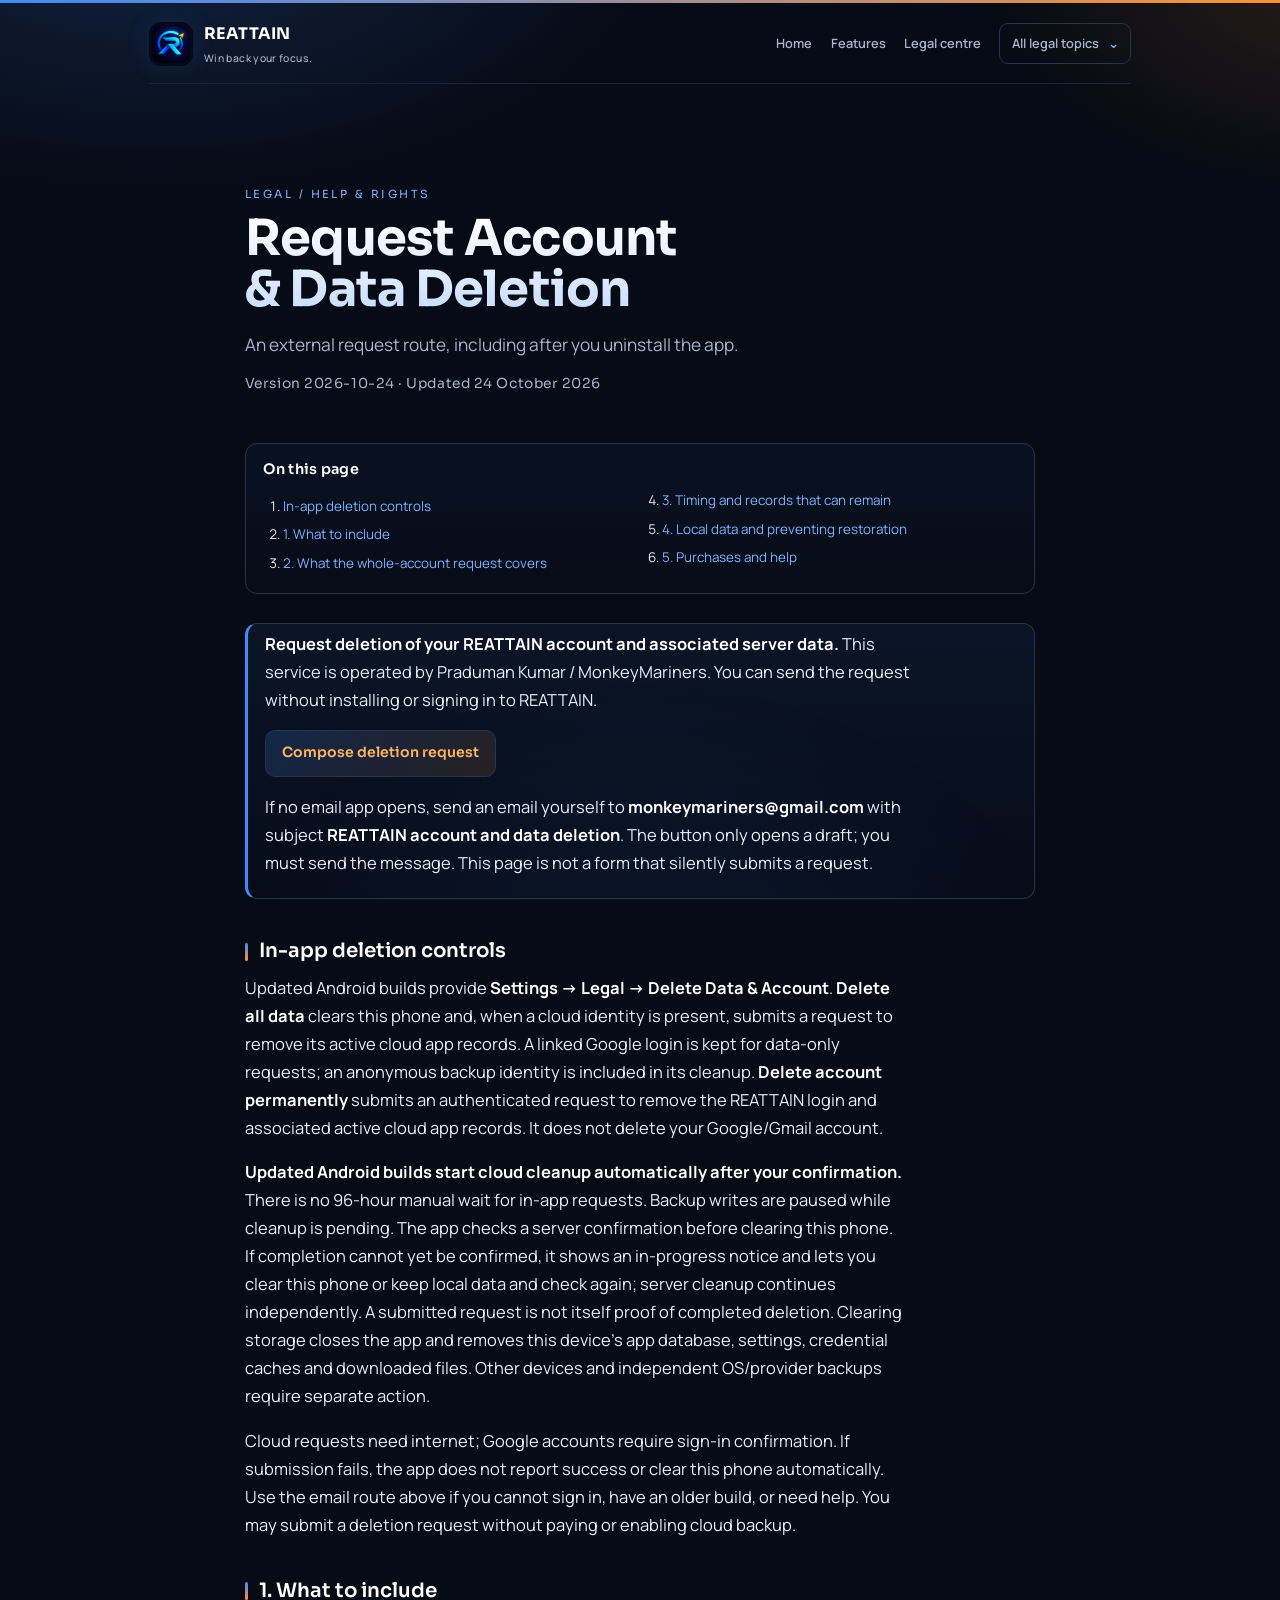
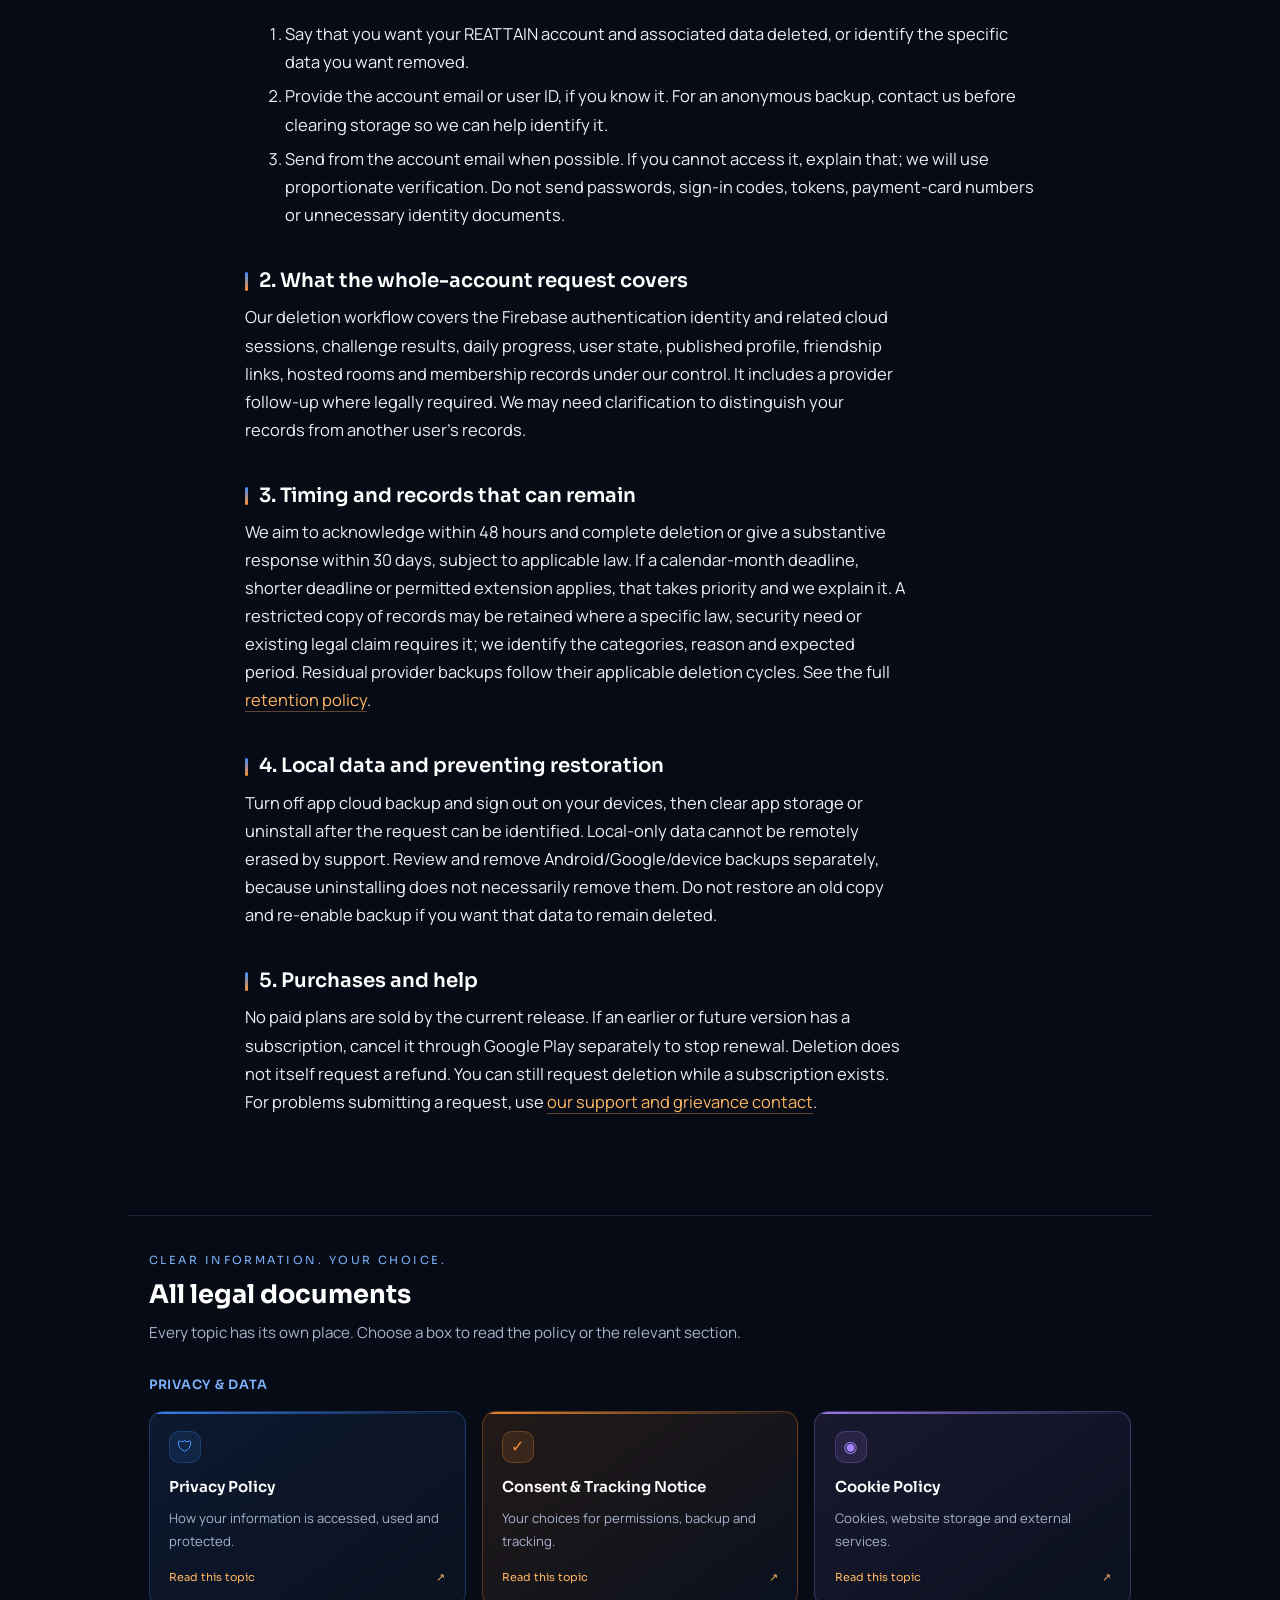
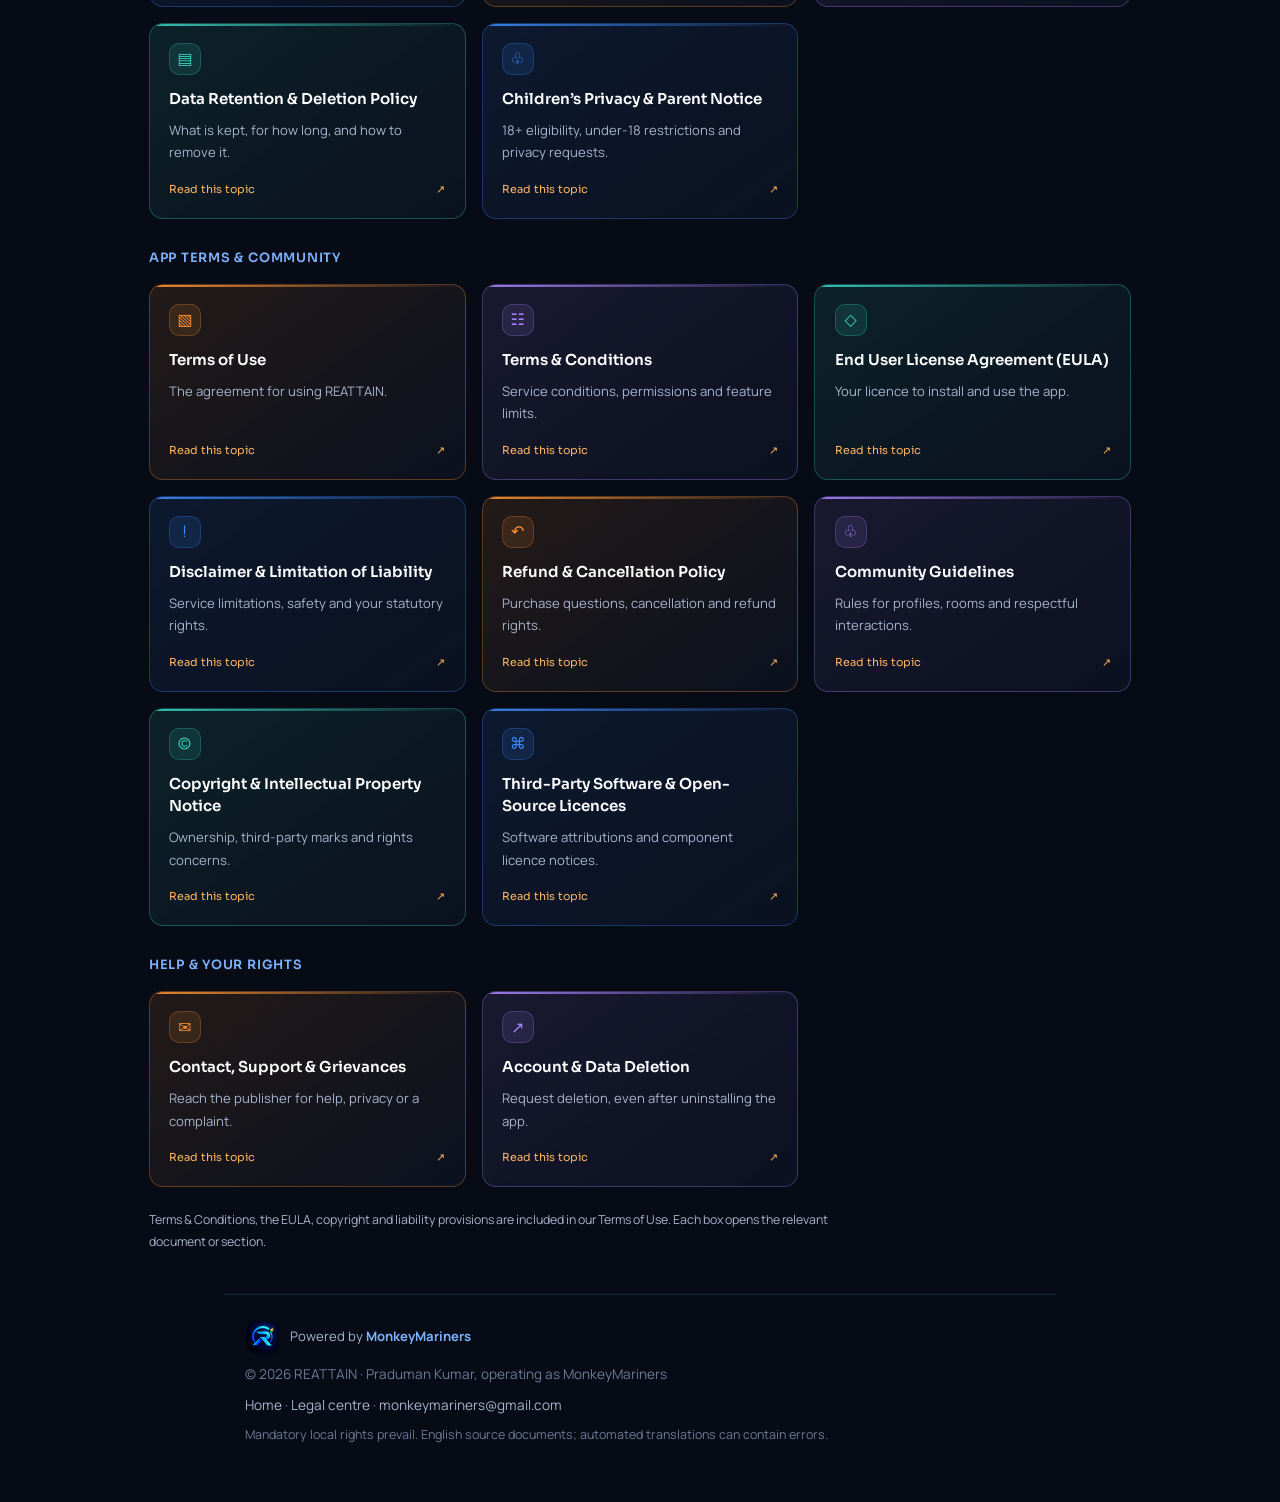
<file: delete-account.html>
<!DOCTYPE html>
<html lang="en"><head><meta charset="utf-8"><meta name="viewport" content="width=device-width, initial-scale=1">
<meta name="description" content="An external request route, including after you uninstall the app.">
<meta http-equiv="Content-Security-Policy" content="default-src 'none'; style-src 'self'; font-src 'self'; img-src 'self' data:; base-uri 'none'; form-action 'none'">
<meta name="referrer" content="strict-origin-when-cross-origin"><title>Request Account &amp; Data Deletion | REATTAIN</title>
<link rel="icon" type="image/png" href="favicon.png"><link rel="stylesheet" href="style.css"></head>
<body><a class="skip" href="#main">Skip to content</a><div class="bg-accents" aria-hidden="true"></div>
<header class="site-header">
  <div class="site-header-inner">
    <a class="brand" href="home.html" aria-label="REATTAIN home">
      <img class="brand-logo" src="favicon.png" width="44" height="44" alt="">
      <span>REATTAIN<small>Win back your focus.</small></span>
    </a>
    <nav class="site-links" aria-label="Main navigation">
      <a href="home.html">Home</a>
      <a href="home.html#features">Features</a>
      <a href="legal.html">Legal centre</a>
      <details class="legal-menu">
        <summary>All legal topics</summary>
        <div class="legal-menu-panel">
          <div class="legal-menu-column">
            <h3>Privacy &amp; data</h3>
            <ul>
              <li><a href="privacy-policy.html">Privacy Policy</a></li>
              <li><a href="consent-notice.html">Consent &amp; Tracking Notice</a></li>
              <li><a href="cookie-policy.html">Cookie Policy</a></li>
              <li><a href="data-retention.html">Data Retention &amp; Deletion Policy</a></li>
              <li><a href="children-privacy.html">Children’s Privacy &amp; Parent Notice</a></li>
            </ul>
          </div>
          <div class="legal-menu-column">
            <h3>App terms &amp; community</h3>
            <ul>
              <li><a href="terms-of-use.html">Terms of Use</a></li>
              <li><a href="terms-of-use.html#features">Terms &amp; Conditions</a></li>
              <li><a href="terms-of-use.html#licence">End User License Agreement (EULA)</a></li>
              <li><a href="terms-of-use.html#disclaimers">Disclaimer &amp; Limitation of Liability</a></li>
              <li><a href="refund-policy.html">Refund &amp; Cancellation Policy</a></li>
              <li><a href="community-guidelines.html">Community Guidelines</a></li>
              <li><a href="terms-of-use.html#intellectual-property">Copyright &amp; Intellectual Property Notice</a></li>
              <li><a href="open-source-licenses.html">Third-Party Software &amp; Open-Source Licences</a></li>
            </ul>
          </div>
          <div class="legal-menu-column">
            <h3>Help &amp; your rights</h3>
            <ul>
              <li><a href="contact.html">Contact, Support &amp; Grievances</a></li>
              <li><a href="delete-account.html">Account &amp; Data Deletion</a></li>
            </ul>
          </div>
        </div>
      </details>
    </nav>
  </div>
</header>
<div class="hero"><p class="eyebrow">Legal / Help &amp; rights</p><h1>Request Account &amp; Data Deletion</h1><p class="lede">An external request route, including after you uninstall the app.</p>
<p class="updated">Version 2026-10-24 · Updated 24 October 2026</p></div>
<main id="main" class="doc"><nav class="toc" aria-label="On this page"><h2>On this page</h2><ol><li><a href="#in-app">In-app deletion controls</a></li><li><a href="#steps">1. What to include</a></li><li><a href="#deleted">2. What the whole-account request covers</a></li><li><a href="#timing">3. Timing and records that can remain</a></li><li><a href="#local">4. Local data and preventing restoration</a></li><li><a href="#billing">5. Purchases and help</a></li></ol></nav>
<div class="box"><p><strong>Request deletion of your REATTAIN account and associated server data.</strong> This service is operated by Praduman Kumar / MonkeyMariners. You can send the request without installing or signing in to REATTAIN.</p>
<p><a class="button" href="mailto:monkeymariners@gmail.com?subject=REATTAIN%20account%20and%20data%20deletion&amp;body=Please%20delete%20my%20REATTAIN%20account%20and%20associated%20server%20data.%0AAccount%20email%20or%20ID%20if%20known%3A%20%0AOptional%20details%3A%20">Compose deletion request</a></p>
<p>If no email app opens, send an email yourself to <strong>monkeymariners@gmail.com</strong> with subject <strong>REATTAIN account and data deletion</strong>. The button only opens a draft; you must send the message. This page is not a form that silently submits a request.</p></div>
<h2 id="in-app">In-app deletion controls</h2>
<p>Updated Android builds provide <strong>Settings &rarr; Legal &rarr; Delete Data &amp; Account</strong>. <strong>Delete all data</strong> clears this phone and, when a cloud identity is present, submits a request to remove its active cloud app records. A linked Google login is kept for data-only requests; an anonymous backup identity is included in its cleanup. <strong>Delete account permanently</strong> submits an authenticated request to remove the REATTAIN login and associated active cloud app records. It does not delete your Google/Gmail account.</p>
<p><strong>Updated Android builds start cloud cleanup automatically after your confirmation.</strong> There is no 96-hour manual wait for in-app requests. Backup writes are paused while cleanup is pending. The app checks a server confirmation before clearing this phone. If completion cannot yet be confirmed, it shows an in-progress notice and lets you clear this phone or keep local data and check again; server cleanup continues independently. A submitted request is not itself proof of completed deletion. Clearing storage closes the app and removes this device's app database, settings, credential caches and downloaded files. Other devices and independent OS/provider backups require separate action.</p>
<p>Cloud requests need internet; Google accounts require sign-in confirmation. If submission fails, the app does not report success or clear this phone automatically. Use the email route above if you cannot sign in, have an older build, or need help. You may submit a deletion request without paying or enabling cloud backup.</p>
<h2 id="steps">1. What to include</h2>
<ol><li>Say that you want your REATTAIN account and associated data deleted, or identify the specific data you want removed.</li><li>Provide the account email or user ID, if you know it. For an anonymous backup, contact us before clearing storage so we can help identify it.</li><li>Send from the account email when possible. If you cannot access it, explain that; we will use proportionate verification. Do not send passwords, sign-in codes, tokens, payment-card numbers or unnecessary identity documents.</li></ol>
<h2 id="deleted">2. What the whole-account request covers</h2>
<p>Our deletion workflow covers the Firebase authentication identity and related cloud sessions, challenge results, daily progress, user state, published profile, friendship links, hosted rooms and membership records under our control. It includes a provider follow-up where legally required. We may need clarification to distinguish your records from another user’s records.</p>
<h2 id="timing">3. Timing and records that can remain</h2>
<p>We aim to acknowledge within 48 hours and complete deletion or give a substantive response within 30 days, subject to applicable law. If a calendar-month deadline, shorter deadline or permitted extension applies, that takes priority and we explain it. A restricted copy of records may be retained where a specific law, security need or existing legal claim requires it; we identify the categories, reason and expected period. Residual provider backups follow their applicable deletion cycles. See the full <a href="data-retention.html">retention policy</a>.</p>
<h2 id="local">4. Local data and preventing restoration</h2>
<p>Turn off app cloud backup and sign out on your devices, then clear app storage or uninstall after the request can be identified. Local-only data cannot be remotely erased by support. Review and remove Android/Google/device backups separately, because uninstalling does not necessarily remove them. Do not restore an old copy and re-enable backup if you want that data to remain deleted.</p>
<h2 id="billing">5. Purchases and help</h2>
<p>No paid plans are sold by the current release. If an earlier or future version has a subscription, cancel it through Google Play separately to stop renewal. Deletion does not itself request a refund. You can still request deletion while a subscription exists. For problems submitting a request, use <a href="contact.html">our support and grievance contact</a>.</p>
</main>
<section class="legal-directory" id="legal-documents" aria-labelledby="legal-directory-title">
  <div class="directory-heading">
    <p class="eyebrow">Clear information. Your choice.</p>
    <h2 id="legal-directory-title">All legal documents</h2>
    <p>Every topic has its own place. Choose a box to read the policy or the relevant section.</p>
  </div>
    <section class="legal-topic-group" aria-labelledby="legal-privacy">
      <h3 class="directory-group-title" id="legal-privacy">Privacy &amp; data</h3>
      <div class="legal-topic-grid">
        <a class="legal-topic tone-blue" href="privacy-policy.html">
          <span class="topic-icon" aria-hidden="true">🛡</span>
          <h3>Privacy Policy</h3>
          <p>How your information is accessed, used and protected.</p>
          <span class="topic-action">Read this topic <span aria-hidden="true">↗</span></span>
        </a>
        <a class="legal-topic tone-orange" href="consent-notice.html">
          <span class="topic-icon" aria-hidden="true">✓</span>
          <h3>Consent &amp; Tracking Notice</h3>
          <p>Your choices for permissions, backup and tracking.</p>
          <span class="topic-action">Read this topic <span aria-hidden="true">↗</span></span>
        </a>
        <a class="legal-topic tone-violet" href="cookie-policy.html">
          <span class="topic-icon" aria-hidden="true">◉</span>
          <h3>Cookie Policy</h3>
          <p>Cookies, website storage and external services.</p>
          <span class="topic-action">Read this topic <span aria-hidden="true">↗</span></span>
        </a>
        <a class="legal-topic tone-teal" href="data-retention.html">
          <span class="topic-icon" aria-hidden="true">▤</span>
          <h3>Data Retention &amp; Deletion Policy</h3>
          <p>What is kept, for how long, and how to remove it.</p>
          <span class="topic-action">Read this topic <span aria-hidden="true">↗</span></span>
        </a>
        <a class="legal-topic tone-blue" href="children-privacy.html">
          <span class="topic-icon" aria-hidden="true">♧</span>
          <h3>Children’s Privacy &amp; Parent Notice</h3>
          <p>18+ eligibility, under-18 restrictions and privacy requests.</p>
          <span class="topic-action">Read this topic <span aria-hidden="true">↗</span></span>
        </a>
      </div>
    </section>
    <section class="legal-topic-group" aria-labelledby="legal-terms">
      <h3 class="directory-group-title" id="legal-terms">App terms &amp; community</h3>
      <div class="legal-topic-grid">
        <a class="legal-topic tone-orange" href="terms-of-use.html">
          <span class="topic-icon" aria-hidden="true">▧</span>
          <h3>Terms of Use</h3>
          <p>The agreement for using REATTAIN.</p>
          <span class="topic-action">Read this topic <span aria-hidden="true">↗</span></span>
        </a>
        <a class="legal-topic tone-violet" href="terms-of-use.html#features">
          <span class="topic-icon" aria-hidden="true">☷</span>
          <h3>Terms &amp; Conditions</h3>
          <p>Service conditions, permissions and feature limits.</p>
          <span class="topic-action">Read this topic <span aria-hidden="true">↗</span></span>
        </a>
        <a class="legal-topic tone-teal" href="terms-of-use.html#licence">
          <span class="topic-icon" aria-hidden="true">◇</span>
          <h3>End User License Agreement (EULA)</h3>
          <p>Your licence to install and use the app.</p>
          <span class="topic-action">Read this topic <span aria-hidden="true">↗</span></span>
        </a>
        <a class="legal-topic tone-blue" href="terms-of-use.html#disclaimers">
          <span class="topic-icon" aria-hidden="true">!</span>
          <h3>Disclaimer &amp; Limitation of Liability</h3>
          <p>Service limitations, safety and your statutory rights.</p>
          <span class="topic-action">Read this topic <span aria-hidden="true">↗</span></span>
        </a>
        <a class="legal-topic tone-orange" href="refund-policy.html">
          <span class="topic-icon" aria-hidden="true">↶</span>
          <h3>Refund &amp; Cancellation Policy</h3>
          <p>Purchase questions, cancellation and refund rights.</p>
          <span class="topic-action">Read this topic <span aria-hidden="true">↗</span></span>
        </a>
        <a class="legal-topic tone-violet" href="community-guidelines.html">
          <span class="topic-icon" aria-hidden="true">♧</span>
          <h3>Community Guidelines</h3>
          <p>Rules for profiles, rooms and respectful interactions.</p>
          <span class="topic-action">Read this topic <span aria-hidden="true">↗</span></span>
        </a>
        <a class="legal-topic tone-teal" href="terms-of-use.html#intellectual-property">
          <span class="topic-icon" aria-hidden="true">©</span>
          <h3>Copyright &amp; Intellectual Property Notice</h3>
          <p>Ownership, third-party marks and rights concerns.</p>
          <span class="topic-action">Read this topic <span aria-hidden="true">↗</span></span>
        </a>
        <a class="legal-topic tone-blue" href="open-source-licenses.html">
          <span class="topic-icon" aria-hidden="true">⌘</span>
          <h3>Third-Party Software &amp; Open-Source Licences</h3>
          <p>Software attributions and component licence notices.</p>
          <span class="topic-action">Read this topic <span aria-hidden="true">↗</span></span>
        </a>
      </div>
    </section>
    <section class="legal-topic-group" aria-labelledby="legal-help">
      <h3 class="directory-group-title" id="legal-help">Help &amp; your rights</h3>
      <div class="legal-topic-grid">
        <a class="legal-topic tone-orange" href="contact.html">
          <span class="topic-icon" aria-hidden="true">✉</span>
          <h3>Contact, Support &amp; Grievances</h3>
          <p>Reach the publisher for help, privacy or a complaint.</p>
          <span class="topic-action">Read this topic <span aria-hidden="true">↗</span></span>
        </a>
        <a class="legal-topic tone-violet" href="delete-account.html">
          <span class="topic-icon" aria-hidden="true">↗</span>
          <h3>Account &amp; Data Deletion</h3>
          <p>Request deletion, even after uninstalling the app.</p>
          <span class="topic-action">Read this topic <span aria-hidden="true">↗</span></span>
        </a>
      </div>
    </section>
  <p class="directory-note">Terms &amp; Conditions, the EULA, copyright and liability provisions are included in our Terms of Use. Each box opens the relevant document or section.</p>
</section>
<footer class="foot">
  <div class="footer-brand"><img src="favicon.png" width="36" height="36" alt=""><span>Powered by <strong>MonkeyMariners</strong></span></div>
  <p>© 2026 REATTAIN · Praduman Kumar, operating as MonkeyMariners</p>
  <p><a href="home.html">Home</a> · <a href="legal.html">Legal centre</a> · <a href="mailto:monkeymariners@gmail.com">monkeymariners@gmail.com</a></p>
  <p>Mandatory local rights prevail. English source documents; automated translations can contain errors.</p>
</footer></body></html>
</file>
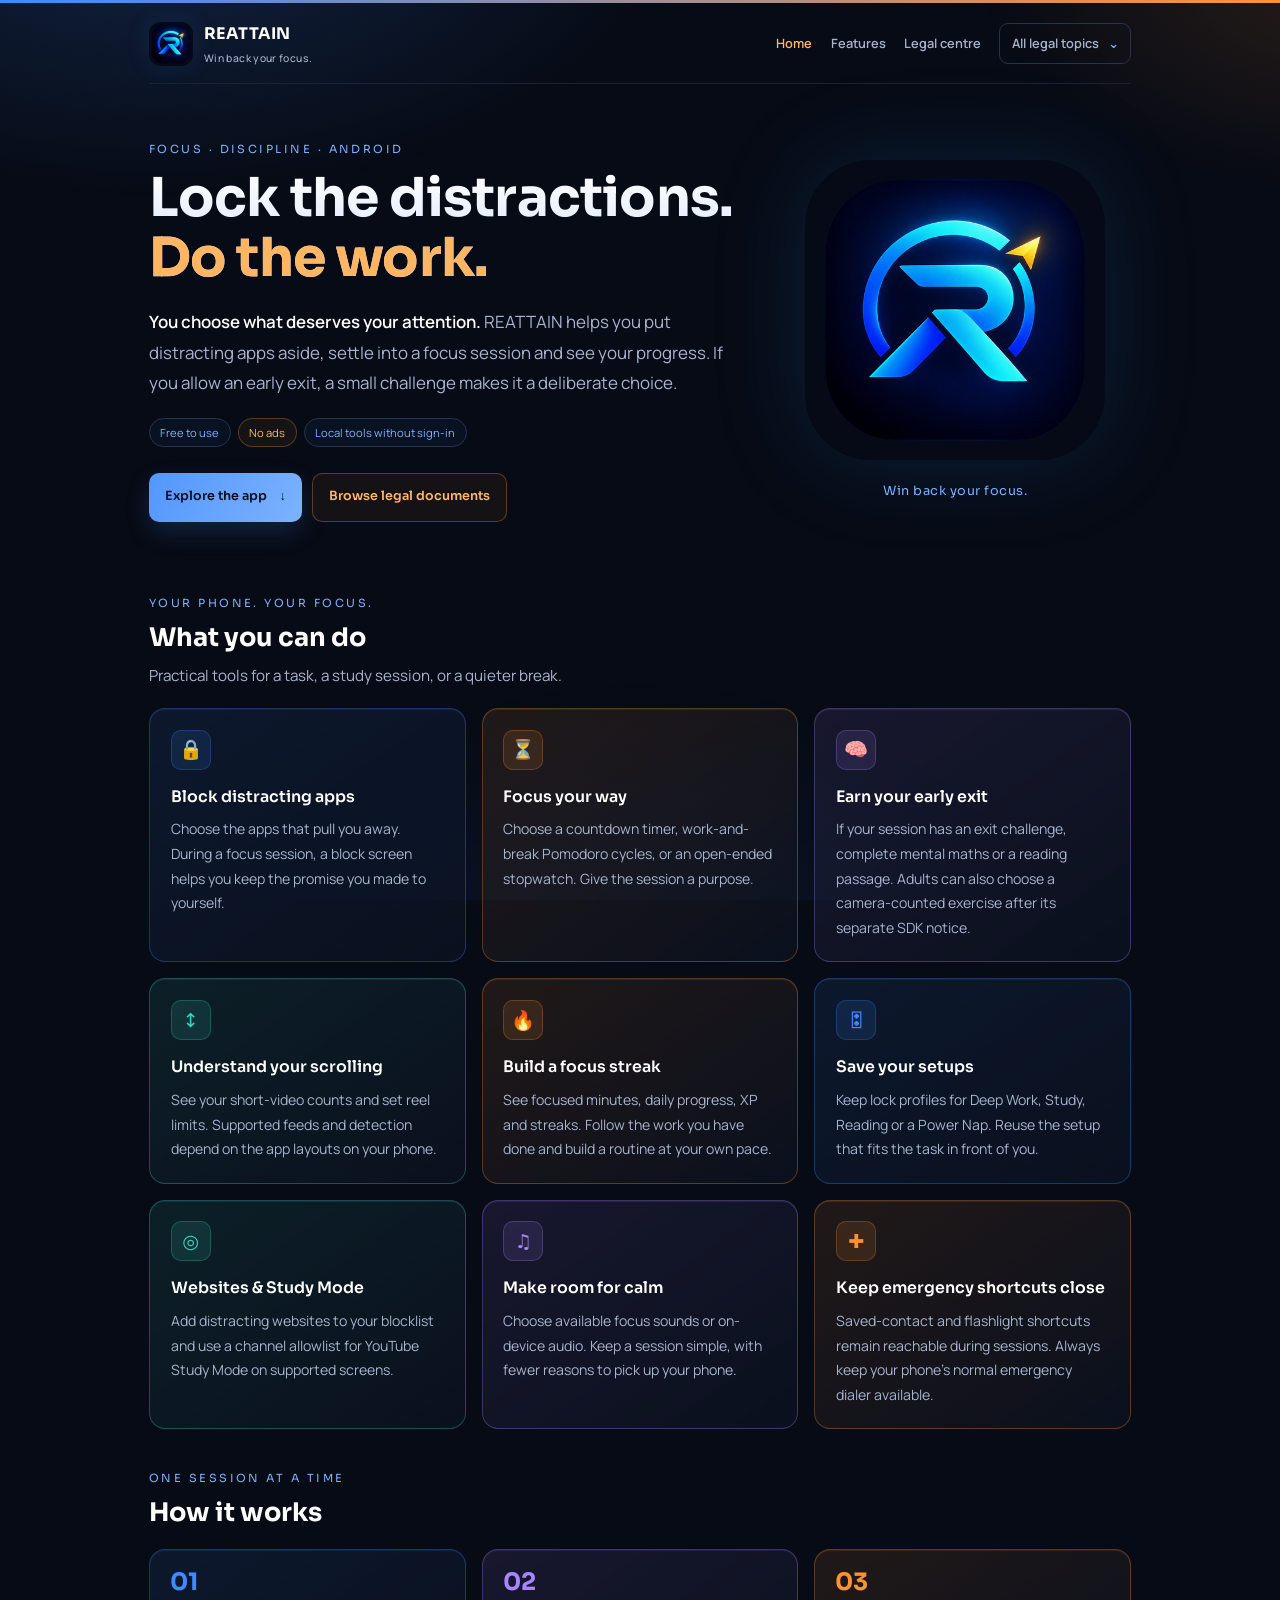
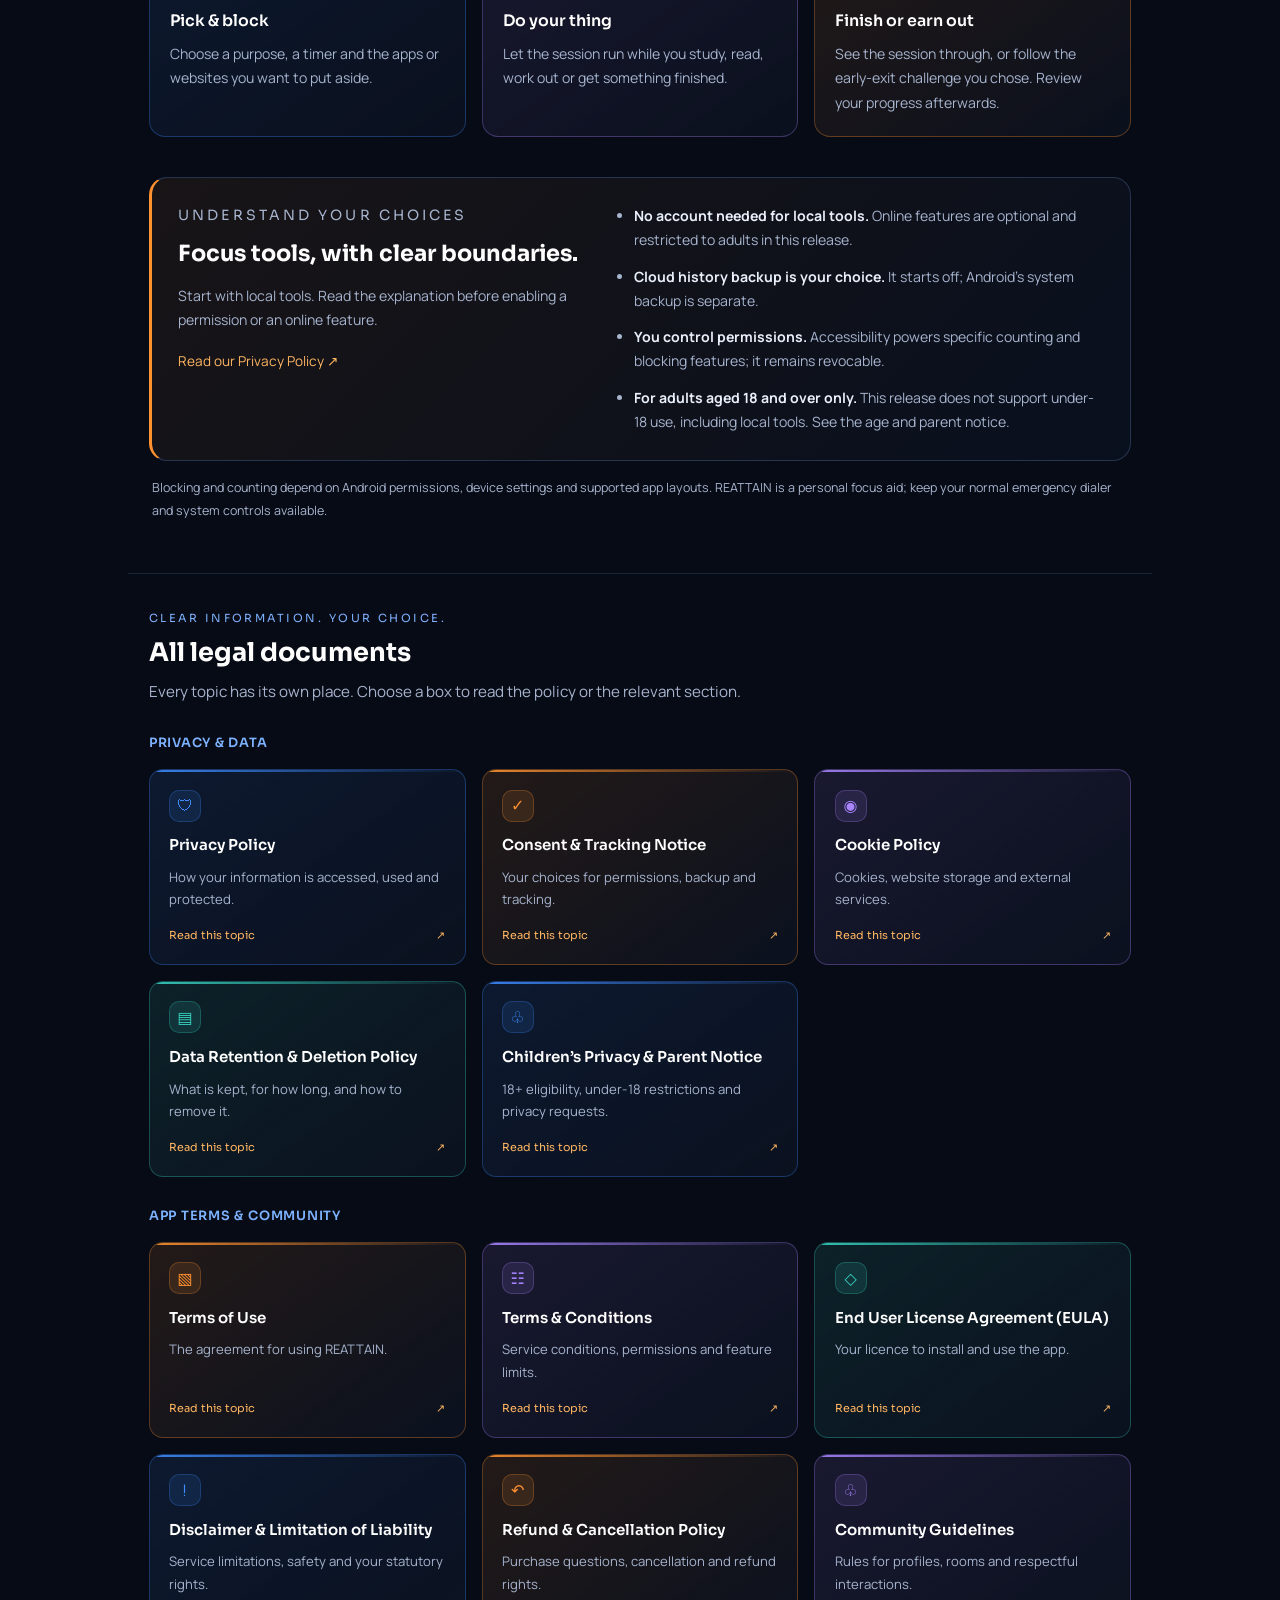
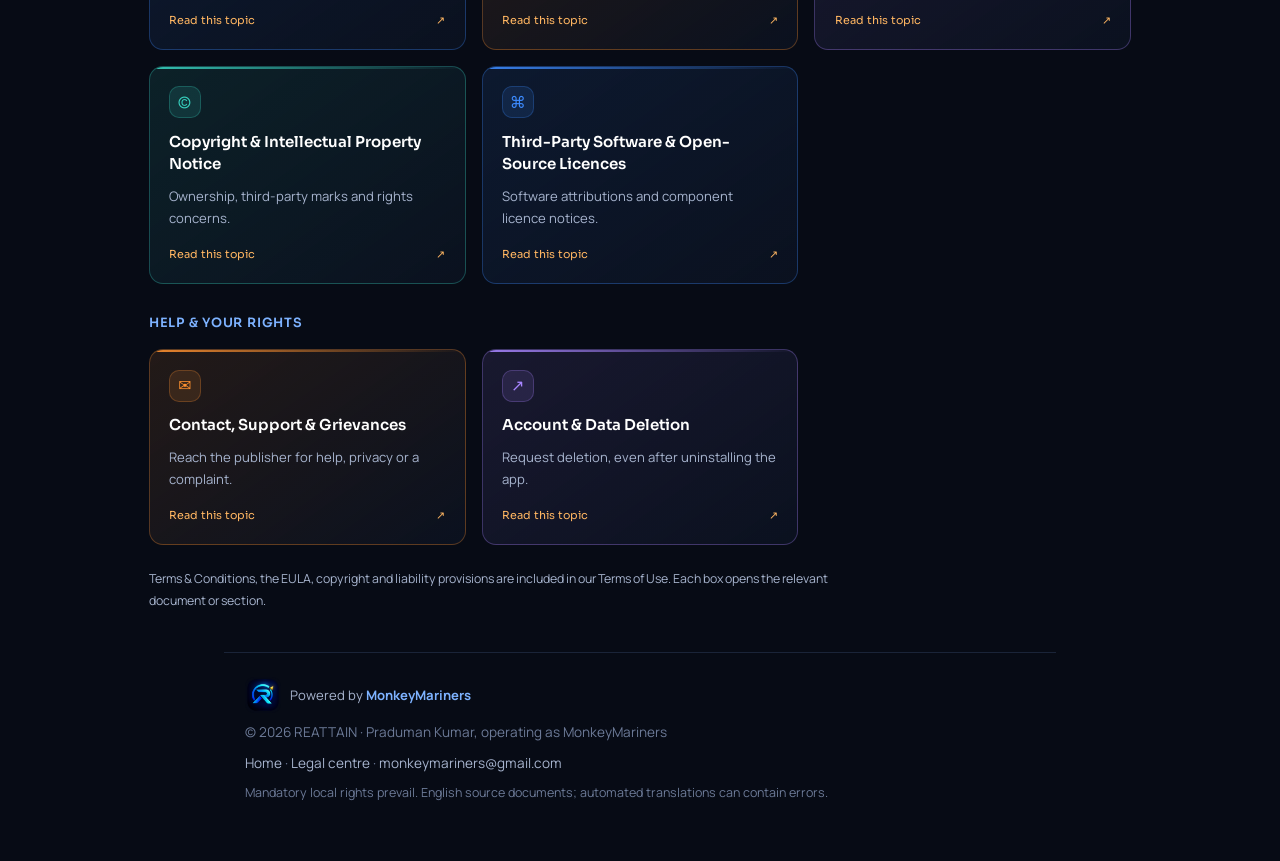
<file: home.html>
<!DOCTYPE html>
<html lang="en">
<head>
  <meta charset="utf-8">
  <meta name="viewport" content="width=device-width, initial-scale=1">
  <meta http-equiv="Content-Security-Policy" content="default-src 'none'; style-src 'self'; font-src 'self'; img-src 'self' data:; base-uri 'none'; form-action 'none'">
  <meta name="referrer" content="strict-origin-when-cross-origin">
  <link rel="icon" type="image/png" href="favicon.png">
  <link rel="apple-touch-icon" href="favicon.png">
  <link rel="stylesheet" href="style.css">
  <title>REATTAIN — Lock the distractions. Do the work.</title>
  <meta name="description" content="Meet REATTAIN: focus sessions, app blocking, exit challenges, reel limits and progress tracking for Android. Explore the app and all legal documents.">
</head>
<body>
<a class="skip" href="#main">Skip to content</a>
<div class="bg-accents" aria-hidden="true"></div>
<header class="site-header">
  <div class="site-header-inner">
    <a class="brand" href="home.html" aria-label="REATTAIN home">
      <img class="brand-logo" src="favicon.png" width="44" height="44" alt="">
      <span>REATTAIN<small>Win back your focus.</small></span>
    </a>
    <nav class="site-links" aria-label="Main navigation">
      <a href="home.html" aria-current="page">Home</a>
      <a href="home.html#features">Features</a>
      <a href="legal.html">Legal centre</a>
      <details class="legal-menu">
        <summary>All legal topics</summary>
        <div class="legal-menu-panel">
          <div class="legal-menu-column">
            <h3>Privacy &amp; data</h3>
            <ul>
              <li><a href="privacy-policy.html">Privacy Policy</a></li>
              <li><a href="consent-notice.html">Consent &amp; Tracking Notice</a></li>
              <li><a href="cookie-policy.html">Cookie Policy</a></li>
              <li><a href="data-retention.html">Data Retention &amp; Deletion Policy</a></li>
              <li><a href="children-privacy.html">Children’s Privacy &amp; Parent Notice</a></li>
            </ul>
          </div>
          <div class="legal-menu-column">
            <h3>App terms &amp; community</h3>
            <ul>
              <li><a href="terms-of-use.html">Terms of Use</a></li>
              <li><a href="terms-of-use.html#features">Terms &amp; Conditions</a></li>
              <li><a href="terms-of-use.html#licence">End User License Agreement (EULA)</a></li>
              <li><a href="terms-of-use.html#disclaimers">Disclaimer &amp; Limitation of Liability</a></li>
              <li><a href="refund-policy.html">Refund &amp; Cancellation Policy</a></li>
              <li><a href="community-guidelines.html">Community Guidelines</a></li>
              <li><a href="terms-of-use.html#intellectual-property">Copyright &amp; Intellectual Property Notice</a></li>
              <li><a href="open-source-licenses.html">Third-Party Software &amp; Open-Source Licences</a></li>
            </ul>
          </div>
          <div class="legal-menu-column">
            <h3>Help &amp; your rights</h3>
            <ul>
              <li><a href="contact.html">Contact, Support &amp; Grievances</a></li>
              <li><a href="delete-account.html">Account &amp; Data Deletion</a></li>
            </ul>
          </div>
        </div>
      </details>
    </nav>
  </div>
</header>
<main id="main">
  <section class="hero home-hero" aria-labelledby="home-title">
    <div class="home-hero-copy">
      <p class="eyebrow">Focus · Discipline · Android</p>
      <h1 id="home-title">Lock the distractions.<br><span>Do the work.</span></h1>
      <p class="home-intro"><strong>You choose what deserves your attention.</strong> REATTAIN helps you put distracting apps aside, settle into a focus session and see your progress. If you allow an early exit, a small challenge makes it a deliberate choice.</p>
      <div class="hero-badges"><span>Free to use</span><span>No ads</span><span>Local tools without sign-in</span></div>
      <div class="hero-actions"><a class="primary-action" href="#features">Explore the app <span aria-hidden="true">↓</span></a><a class="secondary-action" href="#legal-documents">Browse legal documents</a></div>
    </div>
    <div class="home-mark" aria-hidden="true">
      <img src="favicon.png" width="512" height="512" alt="">
      <p>Win back your focus.</p>
    </div>
  </section>
  <section class="home-section" id="features" aria-labelledby="features-title">
    <div class="section-intro"><p class="eyebrow">Your phone. Your focus.</p><h2 id="features-title">What you can do</h2><p>Practical tools for a task, a study session, or a quieter break.</p></div>
    <div class="feature-grid">
        <article class="feature-card tone-blue">
          <span class="feature-icon" aria-hidden="true">🔒</span>
          <h3>Block distracting apps</h3>
          <p>Choose the apps that pull you away. During a focus session, a block screen helps you keep the promise you made to yourself.</p>
        </article>
        <article class="feature-card tone-orange">
          <span class="feature-icon" aria-hidden="true">⏳</span>
          <h3>Focus your way</h3>
          <p>Choose a countdown timer, work-and-break Pomodoro cycles, or an open-ended stopwatch. Give the session a purpose.</p>
        </article>
        <article class="feature-card tone-violet">
          <span class="feature-icon" aria-hidden="true">🧠</span>
          <h3>Earn your early exit</h3>
          <p>If your session has an exit challenge, complete mental maths or a reading passage. Adults can also choose a camera-counted exercise after its separate SDK notice.</p>
        </article>
        <article class="feature-card tone-teal">
          <span class="feature-icon" aria-hidden="true">↕</span>
          <h3>Understand your scrolling</h3>
          <p>See your short-video counts and set reel limits. Supported feeds and detection depend on the app layouts on your phone.</p>
        </article>
        <article class="feature-card tone-orange">
          <span class="feature-icon" aria-hidden="true">🔥</span>
          <h3>Build a focus streak</h3>
          <p>See focused minutes, daily progress, XP and streaks. Follow the work you have done and build a routine at your own pace.</p>
        </article>
        <article class="feature-card tone-blue">
          <span class="feature-icon" aria-hidden="true">🎛</span>
          <h3>Save your setups</h3>
          <p>Keep lock profiles for Deep Work, Study, Reading or a Power Nap. Reuse the setup that fits the task in front of you.</p>
        </article>
        <article class="feature-card tone-teal">
          <span class="feature-icon" aria-hidden="true">◎</span>
          <h3>Websites &amp; Study Mode</h3>
          <p>Add distracting websites to your blocklist and use a channel allowlist for YouTube Study Mode on supported screens.</p>
        </article>
        <article class="feature-card tone-violet">
          <span class="feature-icon" aria-hidden="true">♫</span>
          <h3>Make room for calm</h3>
          <p>Choose available focus sounds or on-device audio. Keep a session simple, with fewer reasons to pick up your phone.</p>
        </article>
        <article class="feature-card tone-orange">
          <span class="feature-icon" aria-hidden="true">✚</span>
          <h3>Keep emergency shortcuts close</h3>
          <p>Saved-contact and flashlight shortcuts remain reachable during sessions. Always keep your phone’s normal emergency dialer available.</p>
        </article>
    </div>
  </section>
  <section class="home-section" id="how-it-works" aria-labelledby="how-title">
    <div class="section-intro"><p class="eyebrow">One session at a time</p><h2 id="how-title">How it works</h2></div>
    <div class="how-grid">
      <article class="how-card tone-blue"><span class="step-number">01</span><h3>Pick &amp; block</h3><p>Choose a purpose, a timer and the apps or websites you want to put aside.</p></article>
      <article class="how-card tone-violet"><span class="step-number">02</span><h3>Do your thing</h3><p>Let the session run while you study, read, work out or get something finished.</p></article>
      <article class="how-card tone-orange"><span class="step-number">03</span><h3>Finish or earn out</h3><p>See the session through, or follow the early-exit challenge you chose. Review your progress afterwards.</p></article>
    </div>
  </section>
  <section class="home-section" aria-labelledby="choices-title">
    <div class="choice-band">
      <div><p class="eyebrow">Understand your choices</p><h2 id="choices-title">Focus tools, with clear boundaries.</h2><p>Start with local tools. Read the explanation before enabling a permission or an online feature.</p><a class="inline-link" href="privacy-policy.html">Read our Privacy Policy <span aria-hidden="true">↗</span></a></div>
      <ul class="choice-list"><li><strong>No account needed for local tools.</strong> Online features are optional and restricted to adults in this release.</li><li><strong>Cloud history backup is your choice.</strong> It starts off; Android’s system backup is separate.</li><li><strong>You control permissions.</strong> Accessibility powers specific counting and blocking features; it remains revocable.</li><li><strong>For adults aged 18 and over only.</strong> This release does not support under-18 use, including local tools. See the age and parent notice.</li></ul>
    </div>
    <p class="home-limits">Blocking and counting depend on Android permissions, device settings and supported app layouts. REATTAIN is a personal focus aid; keep your normal emergency dialer and system controls available.</p>
  </section>
<section class="legal-directory" id="legal-documents" aria-labelledby="legal-directory-title">
  <div class="directory-heading">
    <p class="eyebrow">Clear information. Your choice.</p>
    <h2 id="legal-directory-title">All legal documents</h2>
    <p>Every topic has its own place. Choose a box to read the policy or the relevant section.</p>
  </div>
    <section class="legal-topic-group" aria-labelledby="legal-privacy">
      <h3 class="directory-group-title" id="legal-privacy">Privacy &amp; data</h3>
      <div class="legal-topic-grid">
        <a class="legal-topic tone-blue" href="privacy-policy.html">
          <span class="topic-icon" aria-hidden="true">🛡</span>
          <h3>Privacy Policy</h3>
          <p>How your information is accessed, used and protected.</p>
          <span class="topic-action">Read this topic <span aria-hidden="true">↗</span></span>
        </a>
        <a class="legal-topic tone-orange" href="consent-notice.html">
          <span class="topic-icon" aria-hidden="true">✓</span>
          <h3>Consent &amp; Tracking Notice</h3>
          <p>Your choices for permissions, backup and tracking.</p>
          <span class="topic-action">Read this topic <span aria-hidden="true">↗</span></span>
        </a>
        <a class="legal-topic tone-violet" href="cookie-policy.html">
          <span class="topic-icon" aria-hidden="true">◉</span>
          <h3>Cookie Policy</h3>
          <p>Cookies, website storage and external services.</p>
          <span class="topic-action">Read this topic <span aria-hidden="true">↗</span></span>
        </a>
        <a class="legal-topic tone-teal" href="data-retention.html">
          <span class="topic-icon" aria-hidden="true">▤</span>
          <h3>Data Retention &amp; Deletion Policy</h3>
          <p>What is kept, for how long, and how to remove it.</p>
          <span class="topic-action">Read this topic <span aria-hidden="true">↗</span></span>
        </a>
        <a class="legal-topic tone-blue" href="children-privacy.html">
          <span class="topic-icon" aria-hidden="true">♧</span>
          <h3>Children’s Privacy &amp; Parent Notice</h3>
          <p>18+ eligibility, under-18 restrictions and privacy requests.</p>
          <span class="topic-action">Read this topic <span aria-hidden="true">↗</span></span>
        </a>
      </div>
    </section>
    <section class="legal-topic-group" aria-labelledby="legal-terms">
      <h3 class="directory-group-title" id="legal-terms">App terms &amp; community</h3>
      <div class="legal-topic-grid">
        <a class="legal-topic tone-orange" href="terms-of-use.html">
          <span class="topic-icon" aria-hidden="true">▧</span>
          <h3>Terms of Use</h3>
          <p>The agreement for using REATTAIN.</p>
          <span class="topic-action">Read this topic <span aria-hidden="true">↗</span></span>
        </a>
        <a class="legal-topic tone-violet" href="terms-of-use.html#features">
          <span class="topic-icon" aria-hidden="true">☷</span>
          <h3>Terms &amp; Conditions</h3>
          <p>Service conditions, permissions and feature limits.</p>
          <span class="topic-action">Read this topic <span aria-hidden="true">↗</span></span>
        </a>
        <a class="legal-topic tone-teal" href="terms-of-use.html#licence">
          <span class="topic-icon" aria-hidden="true">◇</span>
          <h3>End User License Agreement (EULA)</h3>
          <p>Your licence to install and use the app.</p>
          <span class="topic-action">Read this topic <span aria-hidden="true">↗</span></span>
        </a>
        <a class="legal-topic tone-blue" href="terms-of-use.html#disclaimers">
          <span class="topic-icon" aria-hidden="true">!</span>
          <h3>Disclaimer &amp; Limitation of Liability</h3>
          <p>Service limitations, safety and your statutory rights.</p>
          <span class="topic-action">Read this topic <span aria-hidden="true">↗</span></span>
        </a>
        <a class="legal-topic tone-orange" href="refund-policy.html">
          <span class="topic-icon" aria-hidden="true">↶</span>
          <h3>Refund &amp; Cancellation Policy</h3>
          <p>Purchase questions, cancellation and refund rights.</p>
          <span class="topic-action">Read this topic <span aria-hidden="true">↗</span></span>
        </a>
        <a class="legal-topic tone-violet" href="community-guidelines.html">
          <span class="topic-icon" aria-hidden="true">♧</span>
          <h3>Community Guidelines</h3>
          <p>Rules for profiles, rooms and respectful interactions.</p>
          <span class="topic-action">Read this topic <span aria-hidden="true">↗</span></span>
        </a>
        <a class="legal-topic tone-teal" href="terms-of-use.html#intellectual-property">
          <span class="topic-icon" aria-hidden="true">©</span>
          <h3>Copyright &amp; Intellectual Property Notice</h3>
          <p>Ownership, third-party marks and rights concerns.</p>
          <span class="topic-action">Read this topic <span aria-hidden="true">↗</span></span>
        </a>
        <a class="legal-topic tone-blue" href="open-source-licenses.html">
          <span class="topic-icon" aria-hidden="true">⌘</span>
          <h3>Third-Party Software &amp; Open-Source Licences</h3>
          <p>Software attributions and component licence notices.</p>
          <span class="topic-action">Read this topic <span aria-hidden="true">↗</span></span>
        </a>
      </div>
    </section>
    <section class="legal-topic-group" aria-labelledby="legal-help">
      <h3 class="directory-group-title" id="legal-help">Help &amp; your rights</h3>
      <div class="legal-topic-grid">
        <a class="legal-topic tone-orange" href="contact.html">
          <span class="topic-icon" aria-hidden="true">✉</span>
          <h3>Contact, Support &amp; Grievances</h3>
          <p>Reach the publisher for help, privacy or a complaint.</p>
          <span class="topic-action">Read this topic <span aria-hidden="true">↗</span></span>
        </a>
        <a class="legal-topic tone-violet" href="delete-account.html">
          <span class="topic-icon" aria-hidden="true">↗</span>
          <h3>Account &amp; Data Deletion</h3>
          <p>Request deletion, even after uninstalling the app.</p>
          <span class="topic-action">Read this topic <span aria-hidden="true">↗</span></span>
        </a>
      </div>
    </section>
  <p class="directory-note">Terms &amp; Conditions, the EULA, copyright and liability provisions are included in our Terms of Use. Each box opens the relevant document or section.</p>
</section>
</main>
<footer class="foot">
  <div class="footer-brand"><img src="favicon.png" width="36" height="36" alt=""><span>Powered by <strong>MonkeyMariners</strong></span></div>
  <p>© 2026 REATTAIN · Praduman Kumar, operating as MonkeyMariners</p>
  <p><a href="home.html">Home</a> · <a href="legal.html">Legal centre</a> · <a href="mailto:monkeymariners@gmail.com">monkeymariners@gmail.com</a></p>
  <p>Mandatory local rights prevail. English source documents; automated translations can contain errors.</p>
</footer>
</body>
</html>
</file>
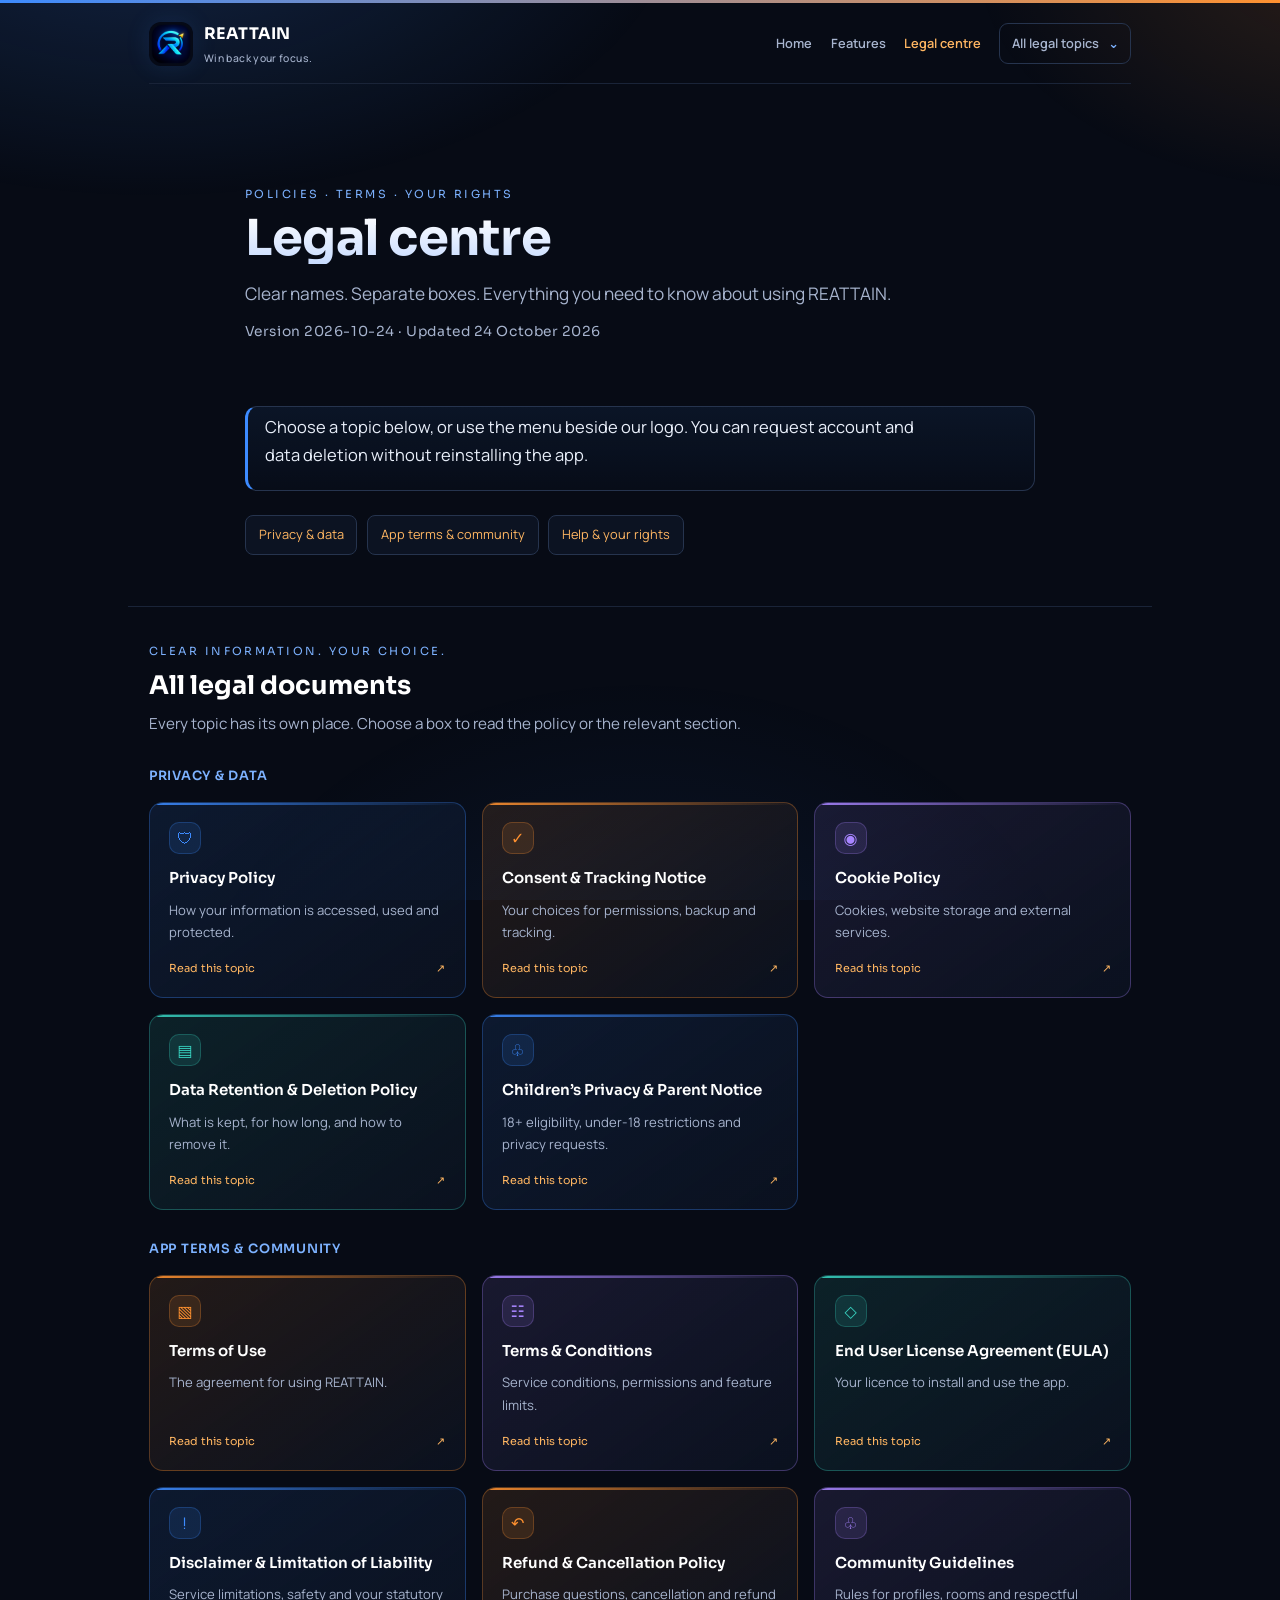
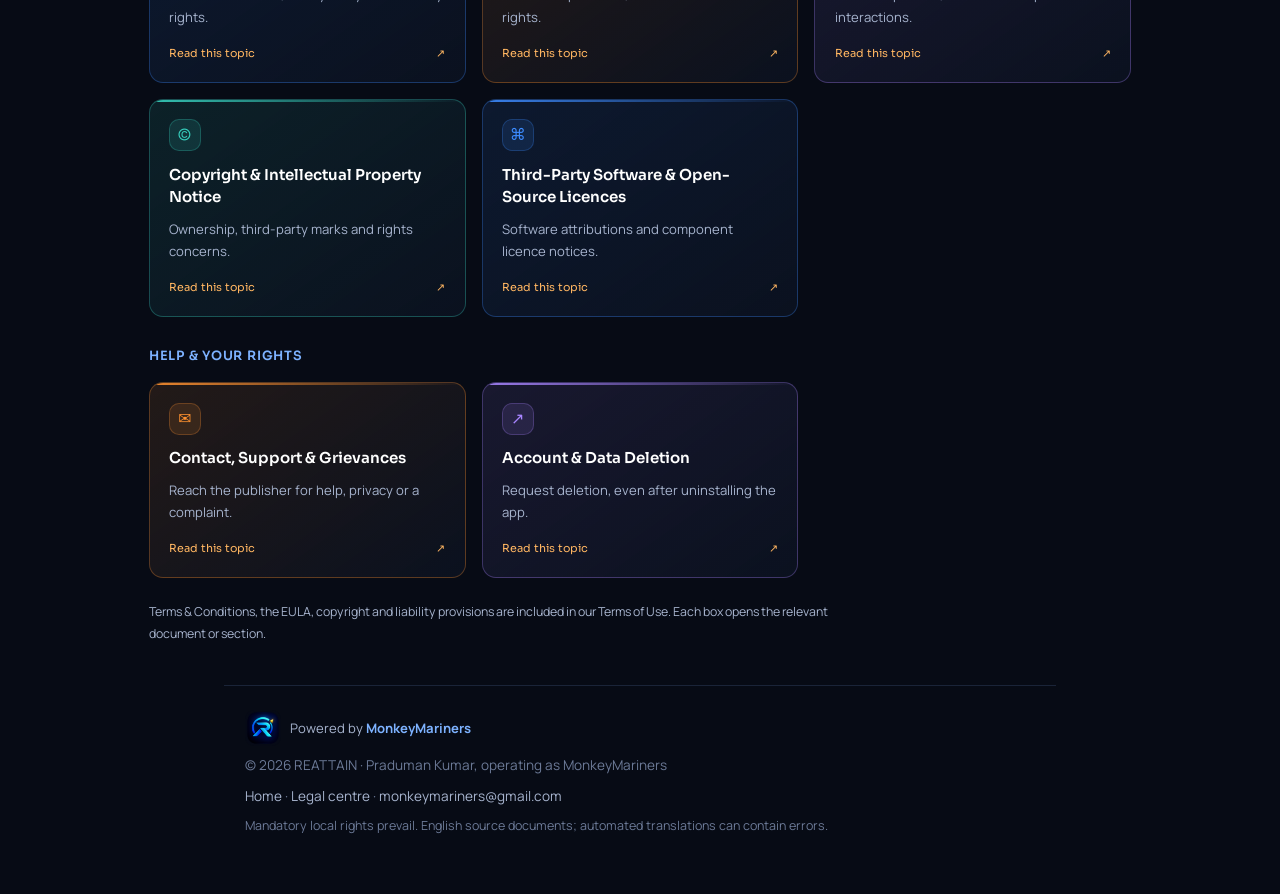
<file: legal.html>
<!DOCTYPE html>
<html lang="en">
<head>
  <meta charset="utf-8">
  <meta name="viewport" content="width=device-width, initial-scale=1">
  <meta http-equiv="Content-Security-Policy" content="default-src 'none'; style-src 'self'; font-src 'self'; img-src 'self' data:; base-uri 'none'; form-action 'none'">
  <meta name="referrer" content="strict-origin-when-cross-origin">
  <link rel="icon" type="image/png" href="favicon.png">
  <link rel="apple-touch-icon" href="favicon.png">
  <link rel="stylesheet" href="style.css">
  <title>Legal centre | REATTAIN</title>
  <meta name="description" content="Every REATTAIN legal topic in a separate, clearly named card: privacy, terms, EULA, children’s privacy, refunds, licences, support and deletion.">
</head>
<body>
<a class="skip" href="#main">Skip to content</a><div class="bg-accents" aria-hidden="true"></div>
<header class="site-header">
  <div class="site-header-inner">
    <a class="brand" href="home.html" aria-label="REATTAIN home">
      <img class="brand-logo" src="favicon.png" width="44" height="44" alt="">
      <span>REATTAIN<small>Win back your focus.</small></span>
    </a>
    <nav class="site-links" aria-label="Main navigation">
      <a href="home.html">Home</a>
      <a href="home.html#features">Features</a>
      <a href="legal.html" aria-current="page">Legal centre</a>
      <details class="legal-menu">
        <summary>All legal topics</summary>
        <div class="legal-menu-panel">
          <div class="legal-menu-column">
            <h3>Privacy &amp; data</h3>
            <ul>
              <li><a href="privacy-policy.html">Privacy Policy</a></li>
              <li><a href="consent-notice.html">Consent &amp; Tracking Notice</a></li>
              <li><a href="cookie-policy.html">Cookie Policy</a></li>
              <li><a href="data-retention.html">Data Retention &amp; Deletion Policy</a></li>
              <li><a href="children-privacy.html">Children’s Privacy &amp; Parent Notice</a></li>
            </ul>
          </div>
          <div class="legal-menu-column">
            <h3>App terms &amp; community</h3>
            <ul>
              <li><a href="terms-of-use.html">Terms of Use</a></li>
              <li><a href="terms-of-use.html#features">Terms &amp; Conditions</a></li>
              <li><a href="terms-of-use.html#licence">End User License Agreement (EULA)</a></li>
              <li><a href="terms-of-use.html#disclaimers">Disclaimer &amp; Limitation of Liability</a></li>
              <li><a href="refund-policy.html">Refund &amp; Cancellation Policy</a></li>
              <li><a href="community-guidelines.html">Community Guidelines</a></li>
              <li><a href="terms-of-use.html#intellectual-property">Copyright &amp; Intellectual Property Notice</a></li>
              <li><a href="open-source-licenses.html">Third-Party Software &amp; Open-Source Licences</a></li>
            </ul>
          </div>
          <div class="legal-menu-column">
            <h3>Help &amp; your rights</h3>
            <ul>
              <li><a href="contact.html">Contact, Support &amp; Grievances</a></li>
              <li><a href="delete-account.html">Account &amp; Data Deletion</a></li>
            </ul>
          </div>
        </div>
      </details>
    </nav>
  </div>
</header>
<div class="hero"><p class="eyebrow">Policies · Terms · Your rights</p><h1>Legal centre</h1><p class="lede">Clear names. Separate boxes. Everything you need to know about using REATTAIN.</p><p class="updated">Version 2026-10-24 · Updated 24 October 2026</p></div>
<main id="main">
  <div class="doc legal-intro"><div class="box"><p>Choose a topic below, or use the menu beside our logo. You can request account and data deletion without reinstalling the app.</p></div><nav class="legal-shortcuts" aria-label="Legal categories"><a href="#legal-privacy">Privacy &amp; data</a><a href="#legal-terms">App terms &amp; community</a><a href="#legal-help">Help &amp; your rights</a></nav></div>
<section class="legal-directory" id="legal-documents" aria-labelledby="legal-directory-title">
  <div class="directory-heading">
    <p class="eyebrow">Clear information. Your choice.</p>
    <h2 id="legal-directory-title">All legal documents</h2>
    <p>Every topic has its own place. Choose a box to read the policy or the relevant section.</p>
  </div>
    <section class="legal-topic-group" aria-labelledby="legal-privacy">
      <h3 class="directory-group-title" id="legal-privacy">Privacy &amp; data</h3>
      <div class="legal-topic-grid">
        <a class="legal-topic tone-blue" href="privacy-policy.html">
          <span class="topic-icon" aria-hidden="true">🛡</span>
          <h3>Privacy Policy</h3>
          <p>How your information is accessed, used and protected.</p>
          <span class="topic-action">Read this topic <span aria-hidden="true">↗</span></span>
        </a>
        <a class="legal-topic tone-orange" href="consent-notice.html">
          <span class="topic-icon" aria-hidden="true">✓</span>
          <h3>Consent &amp; Tracking Notice</h3>
          <p>Your choices for permissions, backup and tracking.</p>
          <span class="topic-action">Read this topic <span aria-hidden="true">↗</span></span>
        </a>
        <a class="legal-topic tone-violet" href="cookie-policy.html">
          <span class="topic-icon" aria-hidden="true">◉</span>
          <h3>Cookie Policy</h3>
          <p>Cookies, website storage and external services.</p>
          <span class="topic-action">Read this topic <span aria-hidden="true">↗</span></span>
        </a>
        <a class="legal-topic tone-teal" href="data-retention.html">
          <span class="topic-icon" aria-hidden="true">▤</span>
          <h3>Data Retention &amp; Deletion Policy</h3>
          <p>What is kept, for how long, and how to remove it.</p>
          <span class="topic-action">Read this topic <span aria-hidden="true">↗</span></span>
        </a>
        <a class="legal-topic tone-blue" href="children-privacy.html">
          <span class="topic-icon" aria-hidden="true">♧</span>
          <h3>Children’s Privacy &amp; Parent Notice</h3>
          <p>18+ eligibility, under-18 restrictions and privacy requests.</p>
          <span class="topic-action">Read this topic <span aria-hidden="true">↗</span></span>
        </a>
      </div>
    </section>
    <section class="legal-topic-group" aria-labelledby="legal-terms">
      <h3 class="directory-group-title" id="legal-terms">App terms &amp; community</h3>
      <div class="legal-topic-grid">
        <a class="legal-topic tone-orange" href="terms-of-use.html">
          <span class="topic-icon" aria-hidden="true">▧</span>
          <h3>Terms of Use</h3>
          <p>The agreement for using REATTAIN.</p>
          <span class="topic-action">Read this topic <span aria-hidden="true">↗</span></span>
        </a>
        <a class="legal-topic tone-violet" href="terms-of-use.html#features">
          <span class="topic-icon" aria-hidden="true">☷</span>
          <h3>Terms &amp; Conditions</h3>
          <p>Service conditions, permissions and feature limits.</p>
          <span class="topic-action">Read this topic <span aria-hidden="true">↗</span></span>
        </a>
        <a class="legal-topic tone-teal" href="terms-of-use.html#licence">
          <span class="topic-icon" aria-hidden="true">◇</span>
          <h3>End User License Agreement (EULA)</h3>
          <p>Your licence to install and use the app.</p>
          <span class="topic-action">Read this topic <span aria-hidden="true">↗</span></span>
        </a>
        <a class="legal-topic tone-blue" href="terms-of-use.html#disclaimers">
          <span class="topic-icon" aria-hidden="true">!</span>
          <h3>Disclaimer &amp; Limitation of Liability</h3>
          <p>Service limitations, safety and your statutory rights.</p>
          <span class="topic-action">Read this topic <span aria-hidden="true">↗</span></span>
        </a>
        <a class="legal-topic tone-orange" href="refund-policy.html">
          <span class="topic-icon" aria-hidden="true">↶</span>
          <h3>Refund &amp; Cancellation Policy</h3>
          <p>Purchase questions, cancellation and refund rights.</p>
          <span class="topic-action">Read this topic <span aria-hidden="true">↗</span></span>
        </a>
        <a class="legal-topic tone-violet" href="community-guidelines.html">
          <span class="topic-icon" aria-hidden="true">♧</span>
          <h3>Community Guidelines</h3>
          <p>Rules for profiles, rooms and respectful interactions.</p>
          <span class="topic-action">Read this topic <span aria-hidden="true">↗</span></span>
        </a>
        <a class="legal-topic tone-teal" href="terms-of-use.html#intellectual-property">
          <span class="topic-icon" aria-hidden="true">©</span>
          <h3>Copyright &amp; Intellectual Property Notice</h3>
          <p>Ownership, third-party marks and rights concerns.</p>
          <span class="topic-action">Read this topic <span aria-hidden="true">↗</span></span>
        </a>
        <a class="legal-topic tone-blue" href="open-source-licenses.html">
          <span class="topic-icon" aria-hidden="true">⌘</span>
          <h3>Third-Party Software &amp; Open-Source Licences</h3>
          <p>Software attributions and component licence notices.</p>
          <span class="topic-action">Read this topic <span aria-hidden="true">↗</span></span>
        </a>
      </div>
    </section>
    <section class="legal-topic-group" aria-labelledby="legal-help">
      <h3 class="directory-group-title" id="legal-help">Help &amp; your rights</h3>
      <div class="legal-topic-grid">
        <a class="legal-topic tone-orange" href="contact.html">
          <span class="topic-icon" aria-hidden="true">✉</span>
          <h3>Contact, Support &amp; Grievances</h3>
          <p>Reach the publisher for help, privacy or a complaint.</p>
          <span class="topic-action">Read this topic <span aria-hidden="true">↗</span></span>
        </a>
        <a class="legal-topic tone-violet" href="delete-account.html">
          <span class="topic-icon" aria-hidden="true">↗</span>
          <h3>Account &amp; Data Deletion</h3>
          <p>Request deletion, even after uninstalling the app.</p>
          <span class="topic-action">Read this topic <span aria-hidden="true">↗</span></span>
        </a>
      </div>
    </section>
  <p class="directory-note">Terms &amp; Conditions, the EULA, copyright and liability provisions are included in our Terms of Use. Each box opens the relevant document or section.</p>
</section>
</main>
<footer class="foot">
  <div class="footer-brand"><img src="favicon.png" width="36" height="36" alt=""><span>Powered by <strong>MonkeyMariners</strong></span></div>
  <p>© 2026 REATTAIN · Praduman Kumar, operating as MonkeyMariners</p>
  <p><a href="home.html">Home</a> · <a href="legal.html">Legal centre</a> · <a href="mailto:monkeymariners@gmail.com">monkeymariners@gmail.com</a></p>
  <p>Mandatory local rights prevail. English source documents; automated translations can contain errors.</p>
</footer>
</body>
</html>
</file>
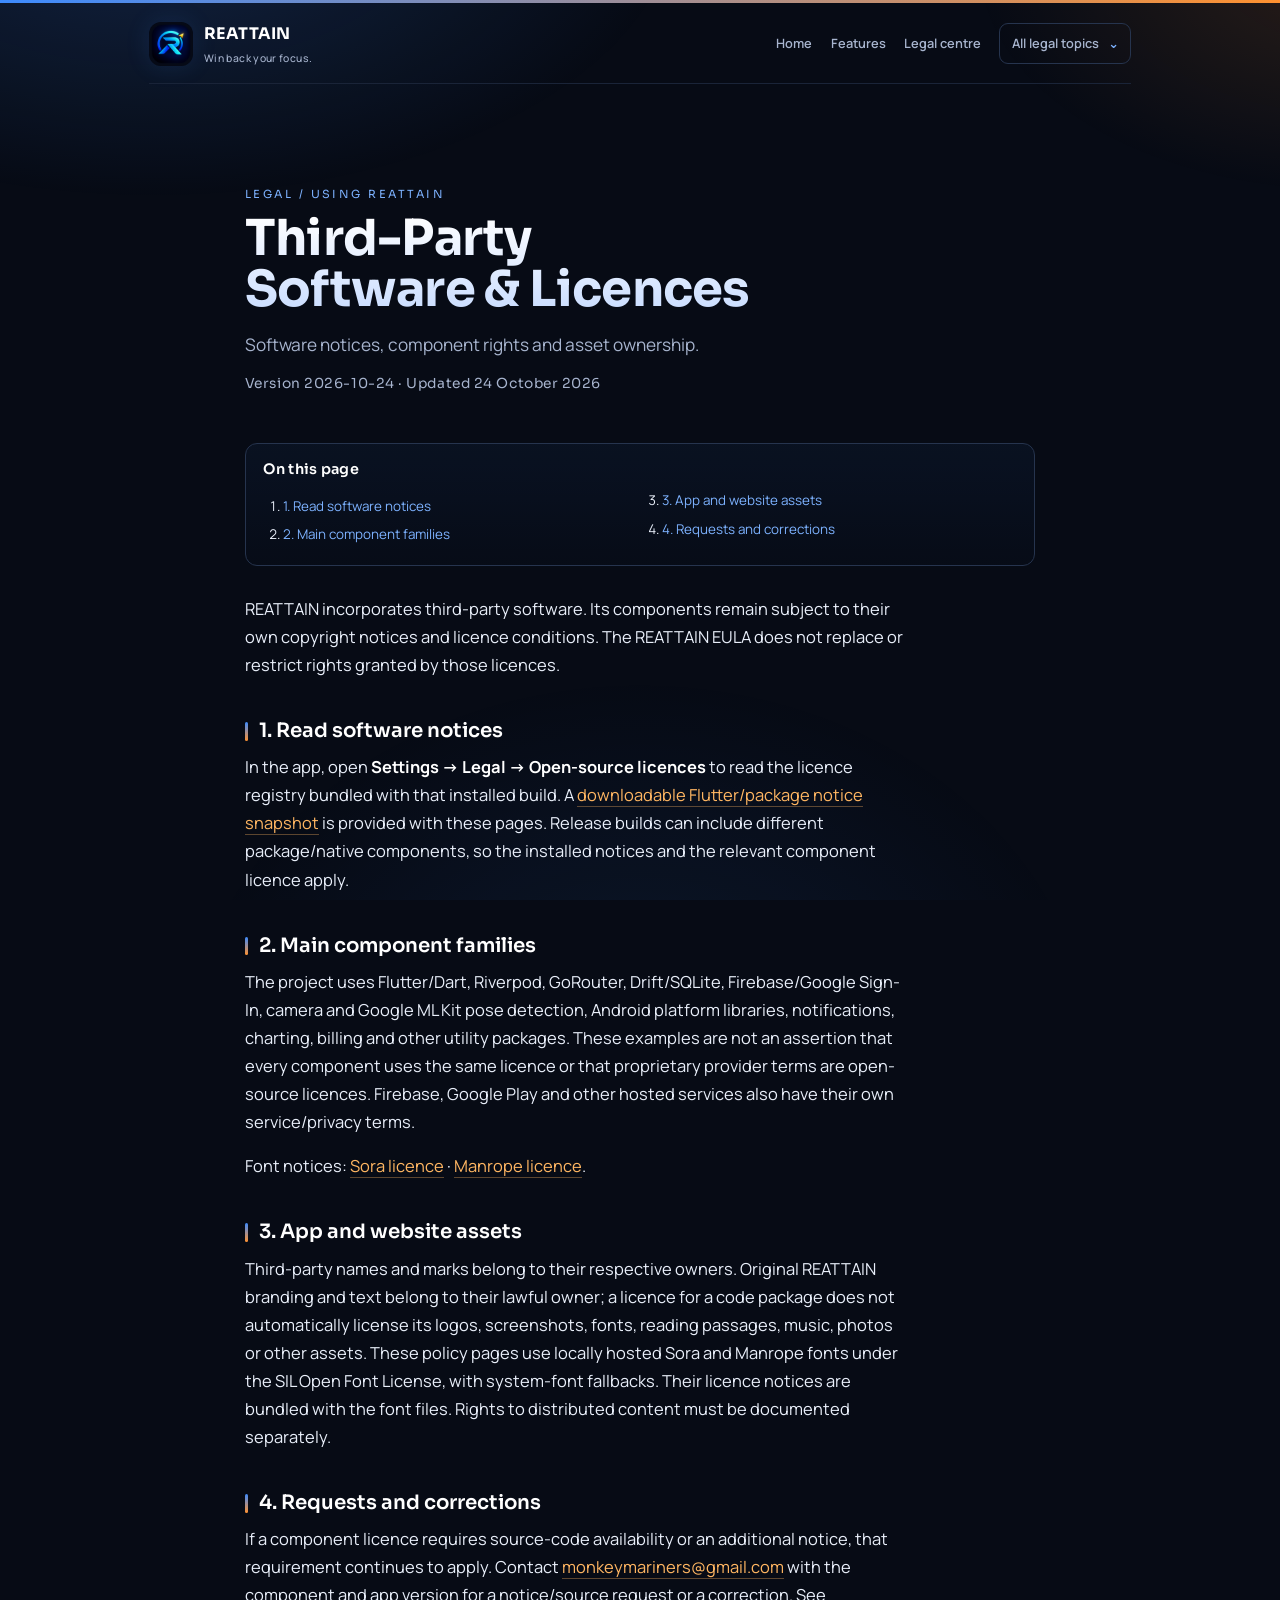
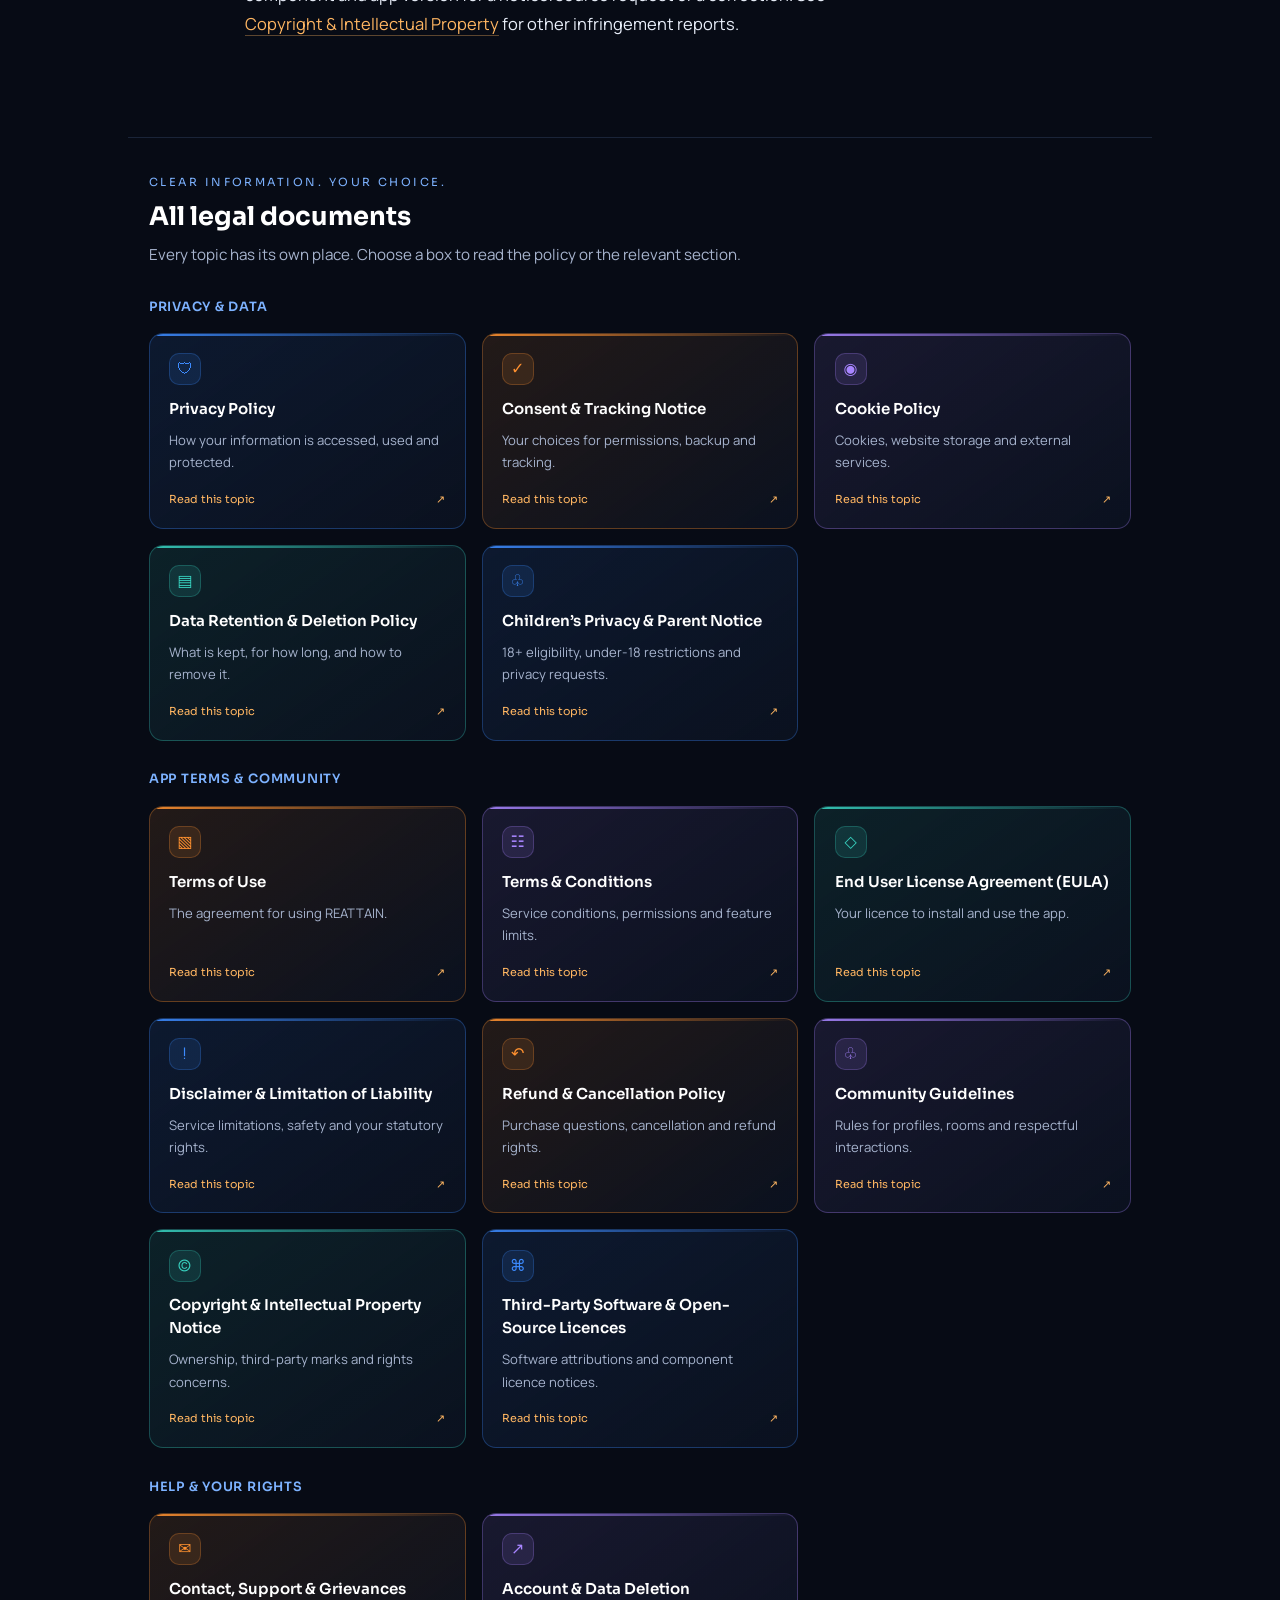
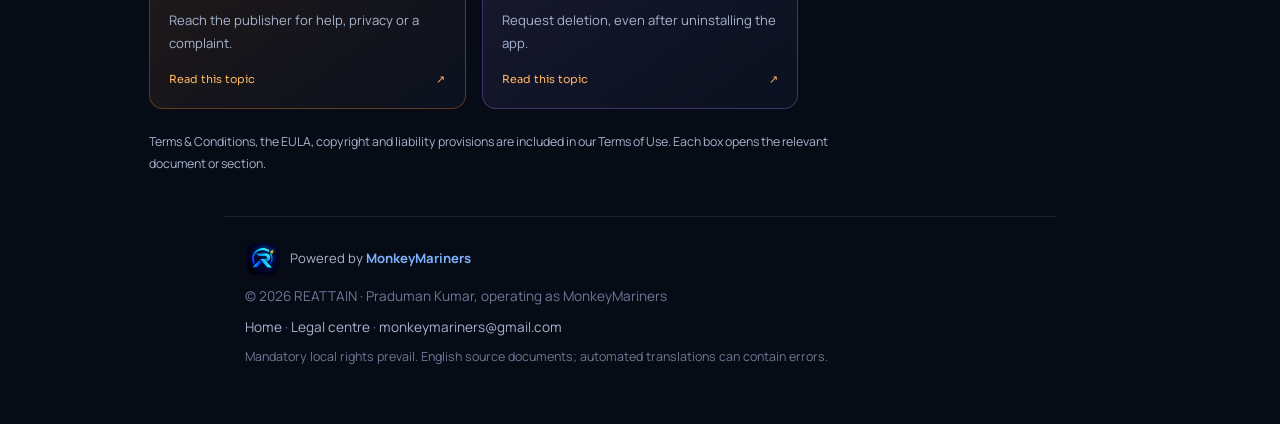
<file: open-source-licenses.html>
<!DOCTYPE html>
<html lang="en"><head><meta charset="utf-8"><meta name="viewport" content="width=device-width, initial-scale=1">
<meta name="description" content="Software notices, component rights and asset ownership.">
<meta http-equiv="Content-Security-Policy" content="default-src 'none'; style-src 'self'; font-src 'self'; img-src 'self' data:; base-uri 'none'; form-action 'none'">
<meta name="referrer" content="strict-origin-when-cross-origin"><title>Third-Party Software &amp; Licences | REATTAIN</title>
<link rel="icon" type="image/png" href="favicon.png"><link rel="stylesheet" href="style.css"></head>
<body><a class="skip" href="#main">Skip to content</a><div class="bg-accents" aria-hidden="true"></div>
<header class="site-header">
  <div class="site-header-inner">
    <a class="brand" href="home.html" aria-label="REATTAIN home">
      <img class="brand-logo" src="favicon.png" width="44" height="44" alt="">
      <span>REATTAIN<small>Win back your focus.</small></span>
    </a>
    <nav class="site-links" aria-label="Main navigation">
      <a href="home.html">Home</a>
      <a href="home.html#features">Features</a>
      <a href="legal.html">Legal centre</a>
      <details class="legal-menu">
        <summary>All legal topics</summary>
        <div class="legal-menu-panel">
          <div class="legal-menu-column">
            <h3>Privacy &amp; data</h3>
            <ul>
              <li><a href="privacy-policy.html">Privacy Policy</a></li>
              <li><a href="consent-notice.html">Consent &amp; Tracking Notice</a></li>
              <li><a href="cookie-policy.html">Cookie Policy</a></li>
              <li><a href="data-retention.html">Data Retention &amp; Deletion Policy</a></li>
              <li><a href="children-privacy.html">Children’s Privacy &amp; Parent Notice</a></li>
            </ul>
          </div>
          <div class="legal-menu-column">
            <h3>App terms &amp; community</h3>
            <ul>
              <li><a href="terms-of-use.html">Terms of Use</a></li>
              <li><a href="terms-of-use.html#features">Terms &amp; Conditions</a></li>
              <li><a href="terms-of-use.html#licence">End User License Agreement (EULA)</a></li>
              <li><a href="terms-of-use.html#disclaimers">Disclaimer &amp; Limitation of Liability</a></li>
              <li><a href="refund-policy.html">Refund &amp; Cancellation Policy</a></li>
              <li><a href="community-guidelines.html">Community Guidelines</a></li>
              <li><a href="terms-of-use.html#intellectual-property">Copyright &amp; Intellectual Property Notice</a></li>
              <li><a href="open-source-licenses.html">Third-Party Software &amp; Open-Source Licences</a></li>
            </ul>
          </div>
          <div class="legal-menu-column">
            <h3>Help &amp; your rights</h3>
            <ul>
              <li><a href="contact.html">Contact, Support &amp; Grievances</a></li>
              <li><a href="delete-account.html">Account &amp; Data Deletion</a></li>
            </ul>
          </div>
        </div>
      </details>
    </nav>
  </div>
</header>
<div class="hero"><p class="eyebrow">Legal / Using REATTAIN</p><h1>Third-Party Software &amp; Licences</h1><p class="lede">Software notices, component rights and asset ownership.</p>
<p class="updated">Version 2026-10-24 · Updated 24 October 2026</p></div>
<main id="main" class="doc"><nav class="toc" aria-label="On this page"><h2>On this page</h2><ol><li><a href="#notices">1. Read software notices</a></li><li><a href="#components">2. Main component families</a></li><li><a href="#assets">3. App and website assets</a></li><li><a href="#requests">4. Requests and corrections</a></li></ol></nav>
<p>REATTAIN incorporates third-party software. Its components remain subject to their own copyright notices and licence conditions. The REATTAIN EULA does not replace or restrict rights granted by those licences.</p>
<h2 id="notices">1. Read software notices</h2>
<p>In the app, open <strong>Settings → Legal → Open-source licences</strong> to read the licence registry bundled with that installed build. A <a href="third-party-notices.txt">downloadable Flutter/package notice snapshot</a> is provided with these pages. Release builds can include different package/native components, so the installed notices and the relevant component licence apply.</p>
<h2 id="components">2. Main component families</h2>
<p>The project uses Flutter/Dart, Riverpod, GoRouter, Drift/SQLite, Firebase/Google Sign-In, camera and Google ML Kit pose detection, Android platform libraries, notifications, charting, billing and other utility packages. These examples are not an assertion that every component uses the same licence or that proprietary provider terms are open-source licences. Firebase, Google Play and other hosted services also have their own service/privacy terms.</p>
<p>Font notices: <a href="fonts/Sora-OFL.txt">Sora licence</a> · <a href="fonts/Manrope-OFL.txt">Manrope licence</a>.</p>
<h2 id="assets">3. App and website assets</h2>
<p>Third-party names and marks belong to their respective owners. Original REATTAIN branding and text belong to their lawful owner; a licence for a code package does not automatically license its logos, screenshots, fonts, reading passages, music, photos or other assets. These policy pages use locally hosted Sora and Manrope fonts under the SIL Open Font License, with system-font fallbacks. Their licence notices are bundled with the font files. Rights to distributed content must be documented separately.</p>
<h2 id="requests">4. Requests and corrections</h2>
<p>If a component licence requires source-code availability or an additional notice, that requirement continues to apply. Contact <a href="mailto:monkeymariners@gmail.com?subject=REATTAIN%20software%20licence%20notice">monkeymariners@gmail.com</a> with the component and app version for a notice/source request or a correction. See <a href="terms-of-use.html#intellectual-property">Copyright &amp; Intellectual Property</a> for other infringement reports.</p>
</main>
<section class="legal-directory" id="legal-documents" aria-labelledby="legal-directory-title">
  <div class="directory-heading">
    <p class="eyebrow">Clear information. Your choice.</p>
    <h2 id="legal-directory-title">All legal documents</h2>
    <p>Every topic has its own place. Choose a box to read the policy or the relevant section.</p>
  </div>
    <section class="legal-topic-group" aria-labelledby="legal-privacy">
      <h3 class="directory-group-title" id="legal-privacy">Privacy &amp; data</h3>
      <div class="legal-topic-grid">
        <a class="legal-topic tone-blue" href="privacy-policy.html">
          <span class="topic-icon" aria-hidden="true">🛡</span>
          <h3>Privacy Policy</h3>
          <p>How your information is accessed, used and protected.</p>
          <span class="topic-action">Read this topic <span aria-hidden="true">↗</span></span>
        </a>
        <a class="legal-topic tone-orange" href="consent-notice.html">
          <span class="topic-icon" aria-hidden="true">✓</span>
          <h3>Consent &amp; Tracking Notice</h3>
          <p>Your choices for permissions, backup and tracking.</p>
          <span class="topic-action">Read this topic <span aria-hidden="true">↗</span></span>
        </a>
        <a class="legal-topic tone-violet" href="cookie-policy.html">
          <span class="topic-icon" aria-hidden="true">◉</span>
          <h3>Cookie Policy</h3>
          <p>Cookies, website storage and external services.</p>
          <span class="topic-action">Read this topic <span aria-hidden="true">↗</span></span>
        </a>
        <a class="legal-topic tone-teal" href="data-retention.html">
          <span class="topic-icon" aria-hidden="true">▤</span>
          <h3>Data Retention &amp; Deletion Policy</h3>
          <p>What is kept, for how long, and how to remove it.</p>
          <span class="topic-action">Read this topic <span aria-hidden="true">↗</span></span>
        </a>
        <a class="legal-topic tone-blue" href="children-privacy.html">
          <span class="topic-icon" aria-hidden="true">♧</span>
          <h3>Children’s Privacy &amp; Parent Notice</h3>
          <p>18+ eligibility, under-18 restrictions and privacy requests.</p>
          <span class="topic-action">Read this topic <span aria-hidden="true">↗</span></span>
        </a>
      </div>
    </section>
    <section class="legal-topic-group" aria-labelledby="legal-terms">
      <h3 class="directory-group-title" id="legal-terms">App terms &amp; community</h3>
      <div class="legal-topic-grid">
        <a class="legal-topic tone-orange" href="terms-of-use.html">
          <span class="topic-icon" aria-hidden="true">▧</span>
          <h3>Terms of Use</h3>
          <p>The agreement for using REATTAIN.</p>
          <span class="topic-action">Read this topic <span aria-hidden="true">↗</span></span>
        </a>
        <a class="legal-topic tone-violet" href="terms-of-use.html#features">
          <span class="topic-icon" aria-hidden="true">☷</span>
          <h3>Terms &amp; Conditions</h3>
          <p>Service conditions, permissions and feature limits.</p>
          <span class="topic-action">Read this topic <span aria-hidden="true">↗</span></span>
        </a>
        <a class="legal-topic tone-teal" href="terms-of-use.html#licence">
          <span class="topic-icon" aria-hidden="true">◇</span>
          <h3>End User License Agreement (EULA)</h3>
          <p>Your licence to install and use the app.</p>
          <span class="topic-action">Read this topic <span aria-hidden="true">↗</span></span>
        </a>
        <a class="legal-topic tone-blue" href="terms-of-use.html#disclaimers">
          <span class="topic-icon" aria-hidden="true">!</span>
          <h3>Disclaimer &amp; Limitation of Liability</h3>
          <p>Service limitations, safety and your statutory rights.</p>
          <span class="topic-action">Read this topic <span aria-hidden="true">↗</span></span>
        </a>
        <a class="legal-topic tone-orange" href="refund-policy.html">
          <span class="topic-icon" aria-hidden="true">↶</span>
          <h3>Refund &amp; Cancellation Policy</h3>
          <p>Purchase questions, cancellation and refund rights.</p>
          <span class="topic-action">Read this topic <span aria-hidden="true">↗</span></span>
        </a>
        <a class="legal-topic tone-violet" href="community-guidelines.html">
          <span class="topic-icon" aria-hidden="true">♧</span>
          <h3>Community Guidelines</h3>
          <p>Rules for profiles, rooms and respectful interactions.</p>
          <span class="topic-action">Read this topic <span aria-hidden="true">↗</span></span>
        </a>
        <a class="legal-topic tone-teal" href="terms-of-use.html#intellectual-property">
          <span class="topic-icon" aria-hidden="true">©</span>
          <h3>Copyright &amp; Intellectual Property Notice</h3>
          <p>Ownership, third-party marks and rights concerns.</p>
          <span class="topic-action">Read this topic <span aria-hidden="true">↗</span></span>
        </a>
        <a class="legal-topic tone-blue" href="open-source-licenses.html">
          <span class="topic-icon" aria-hidden="true">⌘</span>
          <h3>Third-Party Software &amp; Open-Source Licences</h3>
          <p>Software attributions and component licence notices.</p>
          <span class="topic-action">Read this topic <span aria-hidden="true">↗</span></span>
        </a>
      </div>
    </section>
    <section class="legal-topic-group" aria-labelledby="legal-help">
      <h3 class="directory-group-title" id="legal-help">Help &amp; your rights</h3>
      <div class="legal-topic-grid">
        <a class="legal-topic tone-orange" href="contact.html">
          <span class="topic-icon" aria-hidden="true">✉</span>
          <h3>Contact, Support &amp; Grievances</h3>
          <p>Reach the publisher for help, privacy or a complaint.</p>
          <span class="topic-action">Read this topic <span aria-hidden="true">↗</span></span>
        </a>
        <a class="legal-topic tone-violet" href="delete-account.html">
          <span class="topic-icon" aria-hidden="true">↗</span>
          <h3>Account &amp; Data Deletion</h3>
          <p>Request deletion, even after uninstalling the app.</p>
          <span class="topic-action">Read this topic <span aria-hidden="true">↗</span></span>
        </a>
      </div>
    </section>
  <p class="directory-note">Terms &amp; Conditions, the EULA, copyright and liability provisions are included in our Terms of Use. Each box opens the relevant document or section.</p>
</section>
<footer class="foot">
  <div class="footer-brand"><img src="favicon.png" width="36" height="36" alt=""><span>Powered by <strong>MonkeyMariners</strong></span></div>
  <p>© 2026 REATTAIN · Praduman Kumar, operating as MonkeyMariners</p>
  <p><a href="home.html">Home</a> · <a href="legal.html">Legal centre</a> · <a href="mailto:monkeymariners@gmail.com">monkeymariners@gmail.com</a></p>
  <p>Mandatory local rights prevail. English source documents; automated translations can contain errors.</p>
</footer></body></html>
</file>
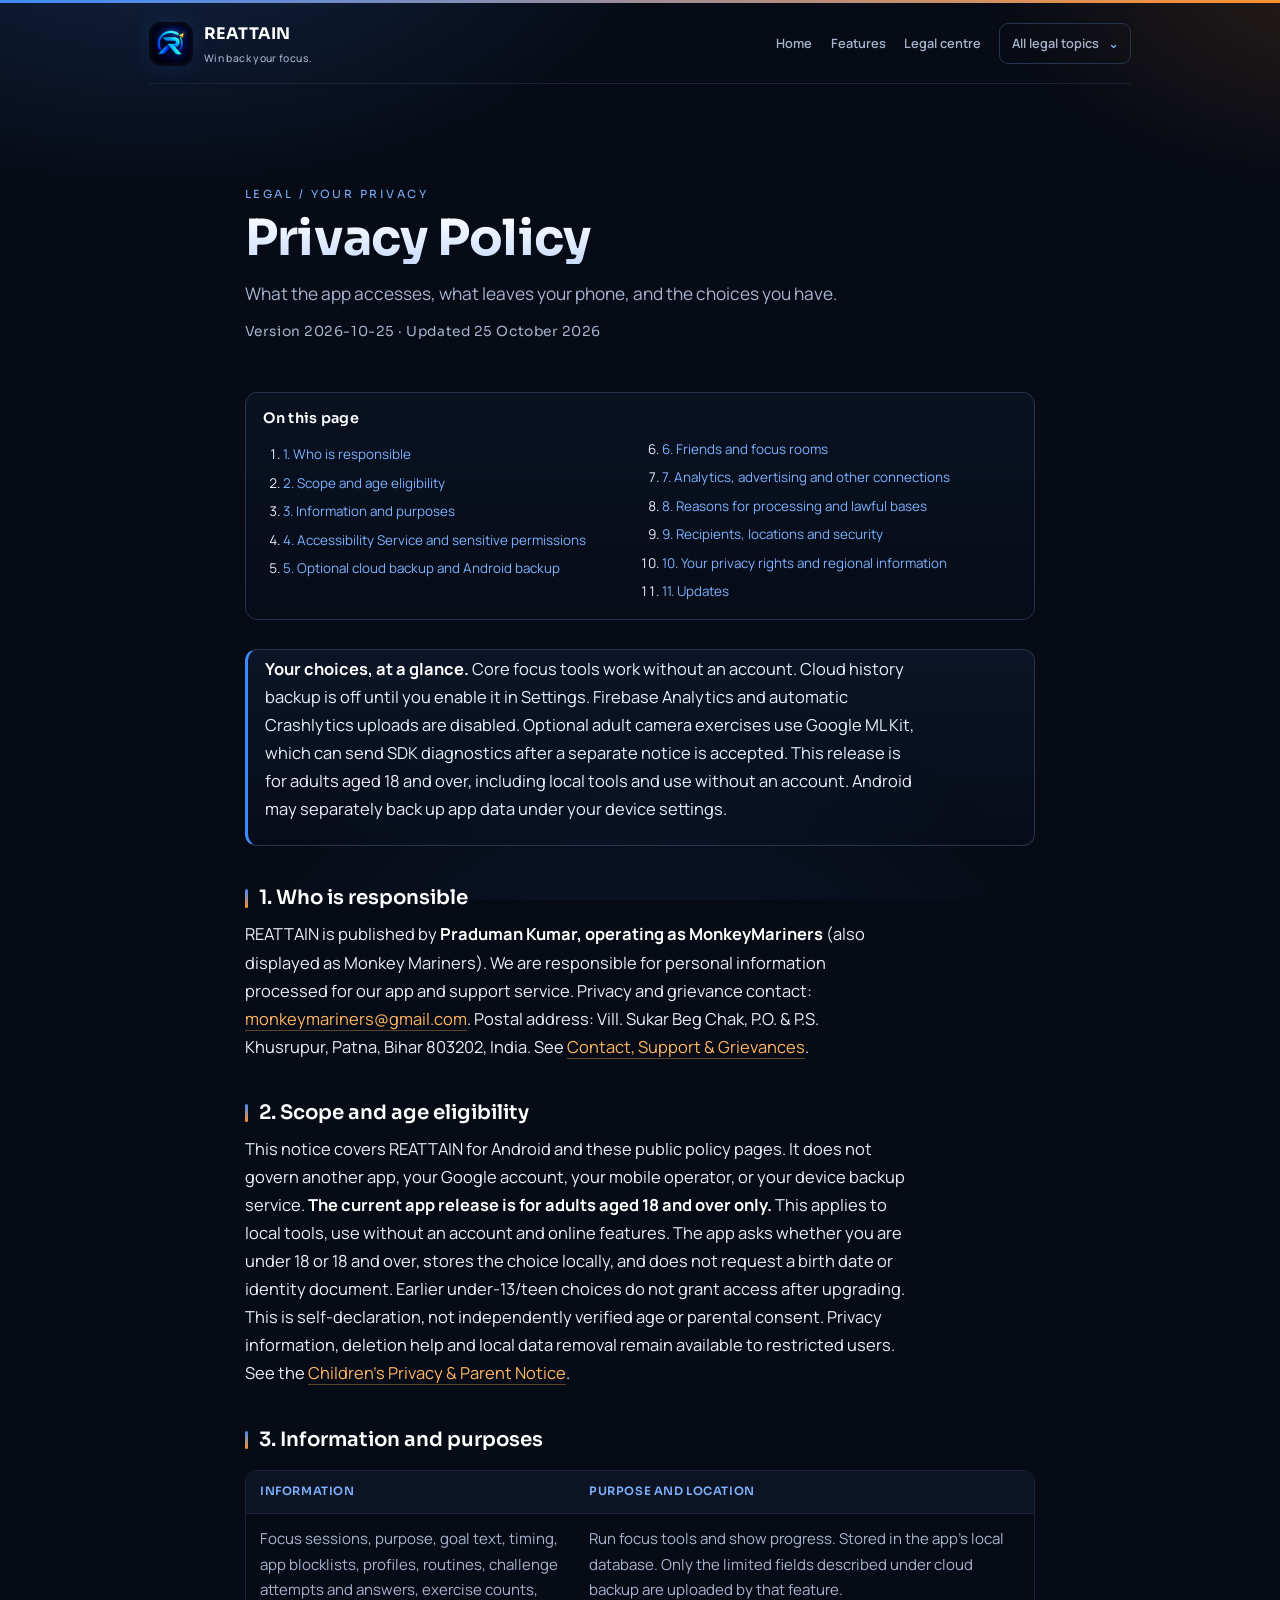
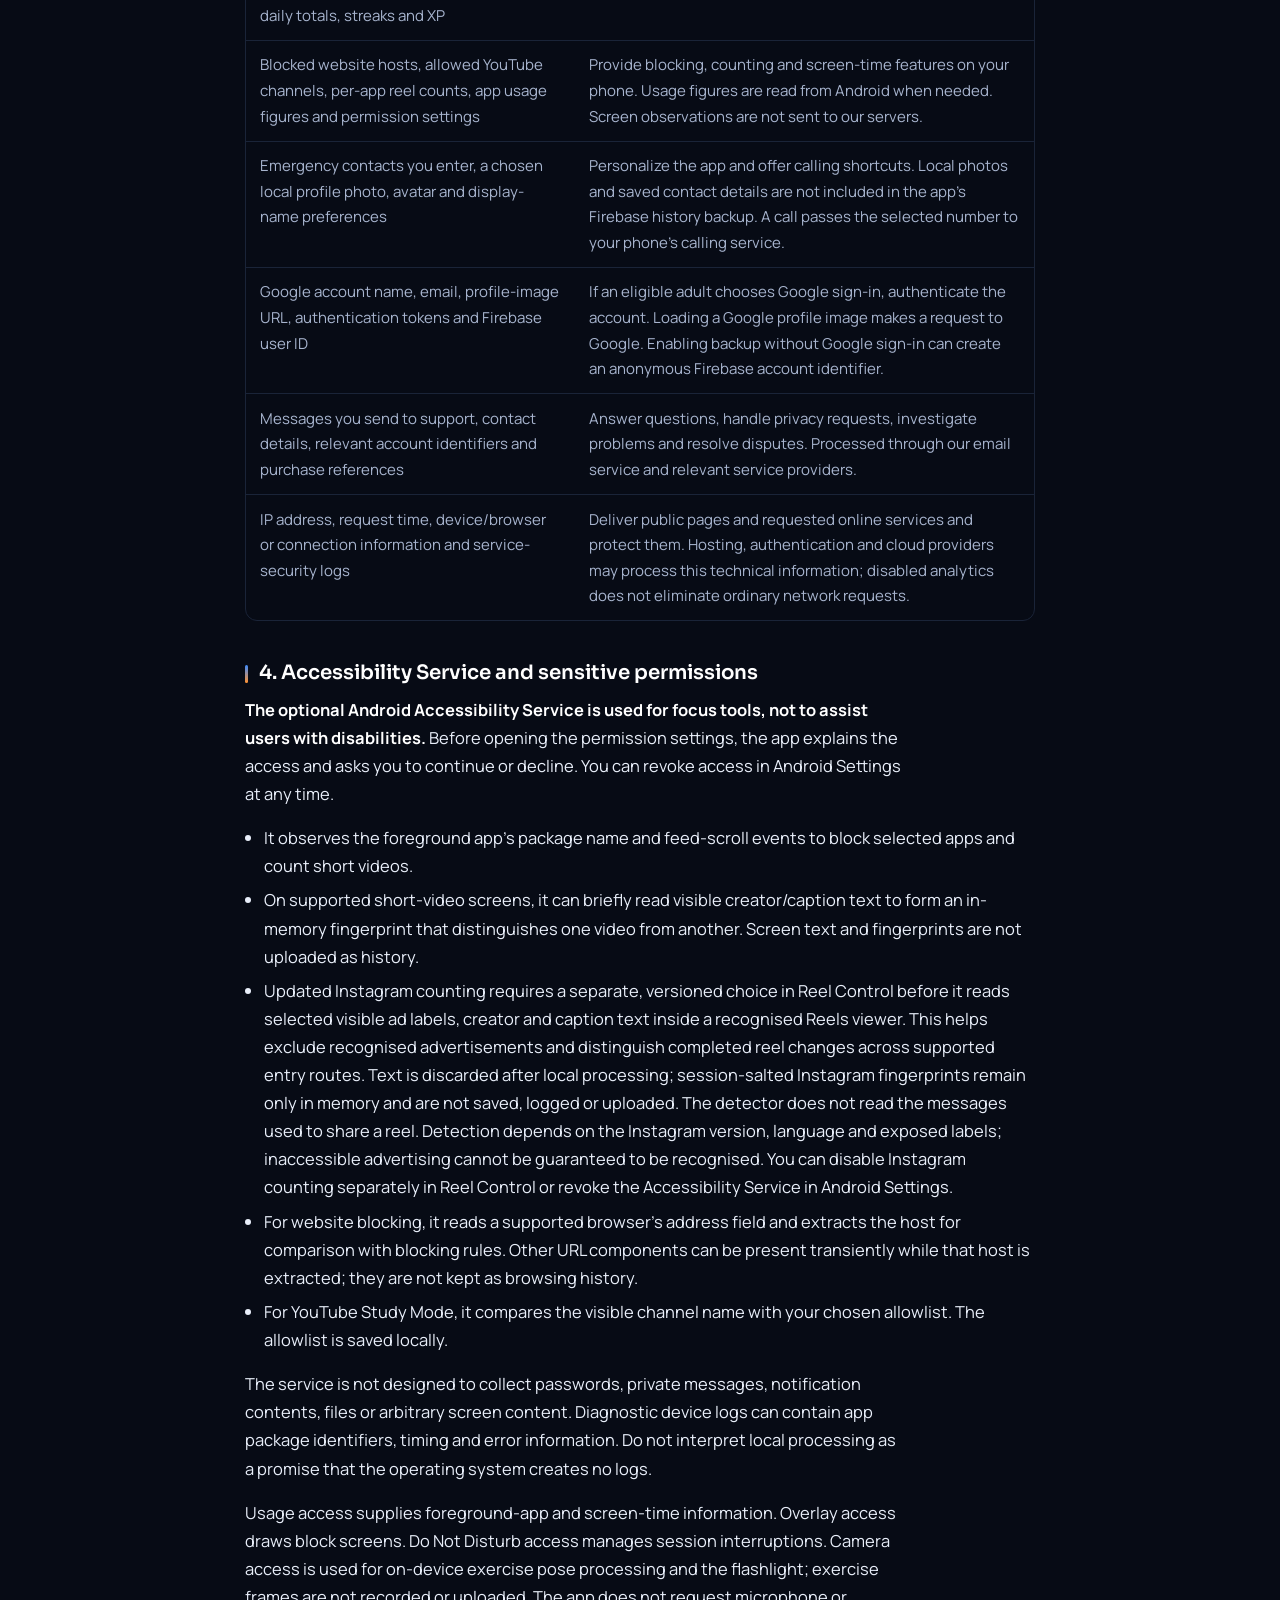
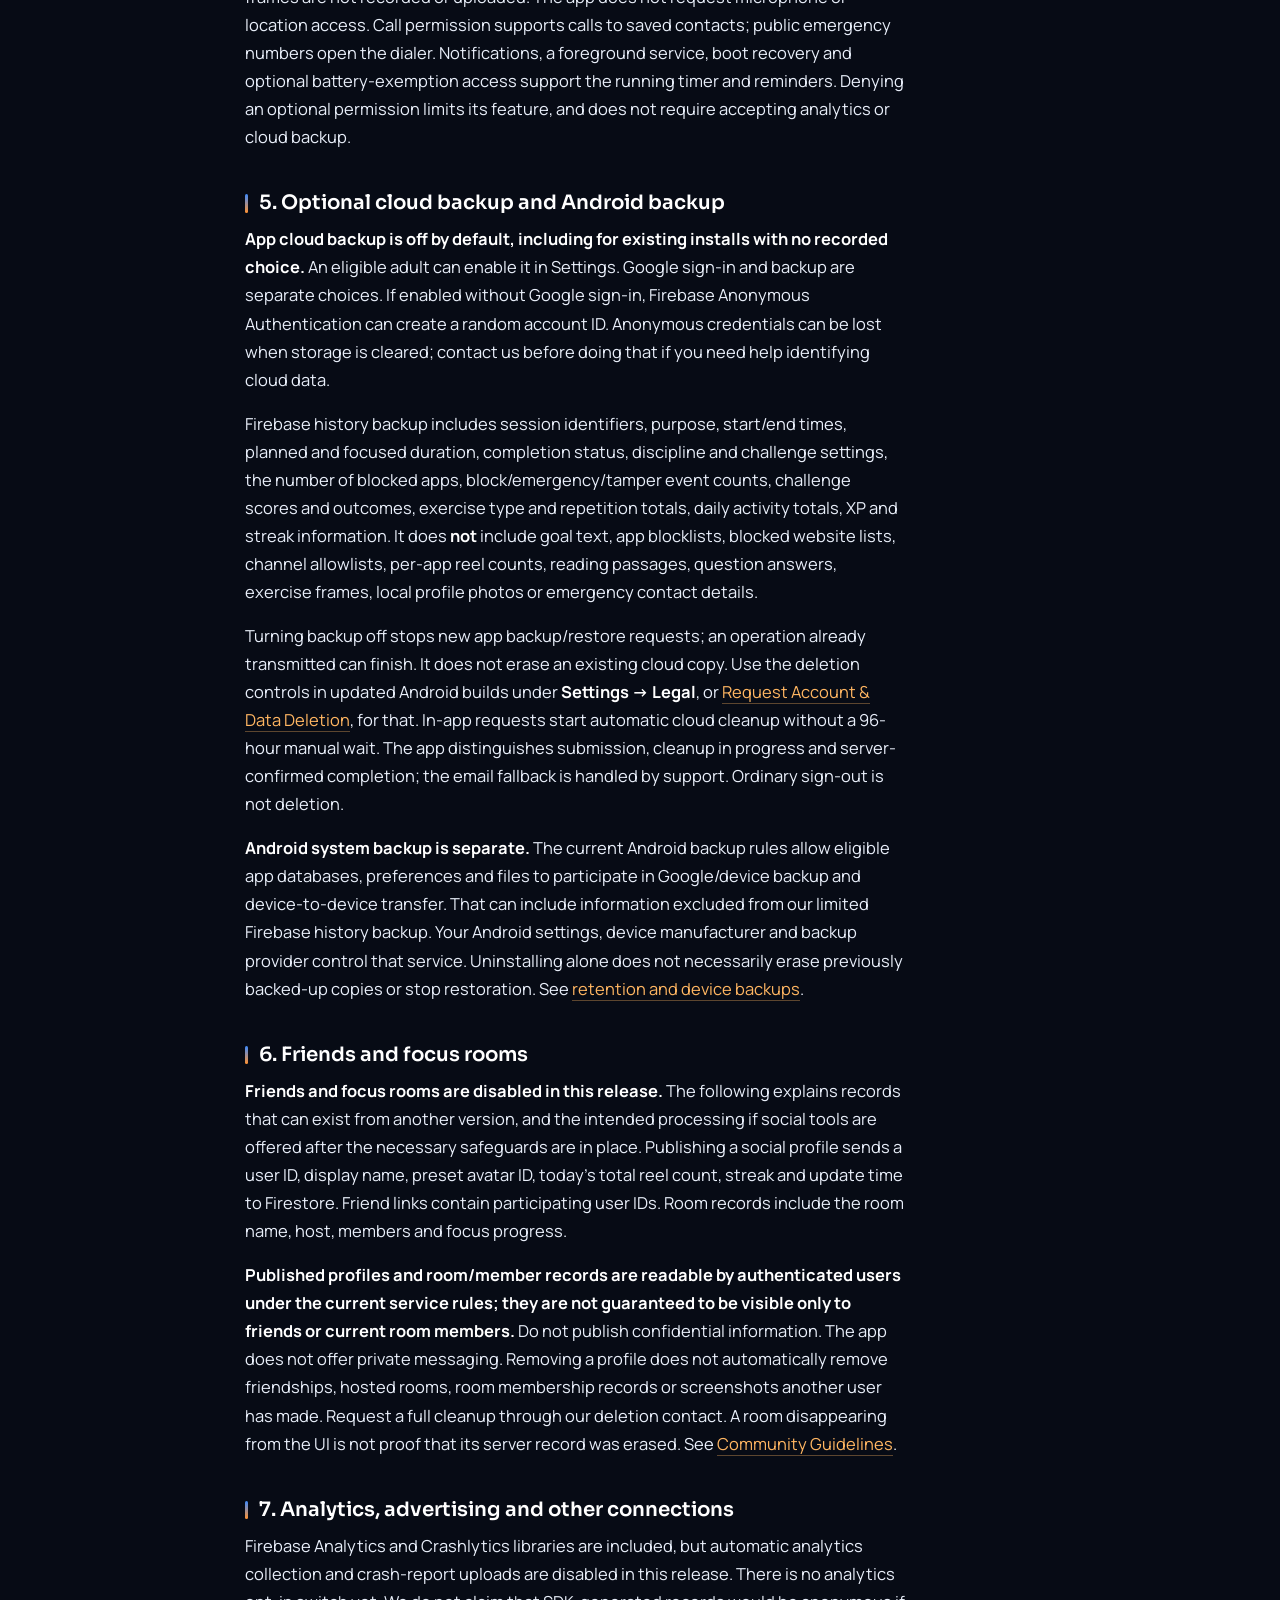
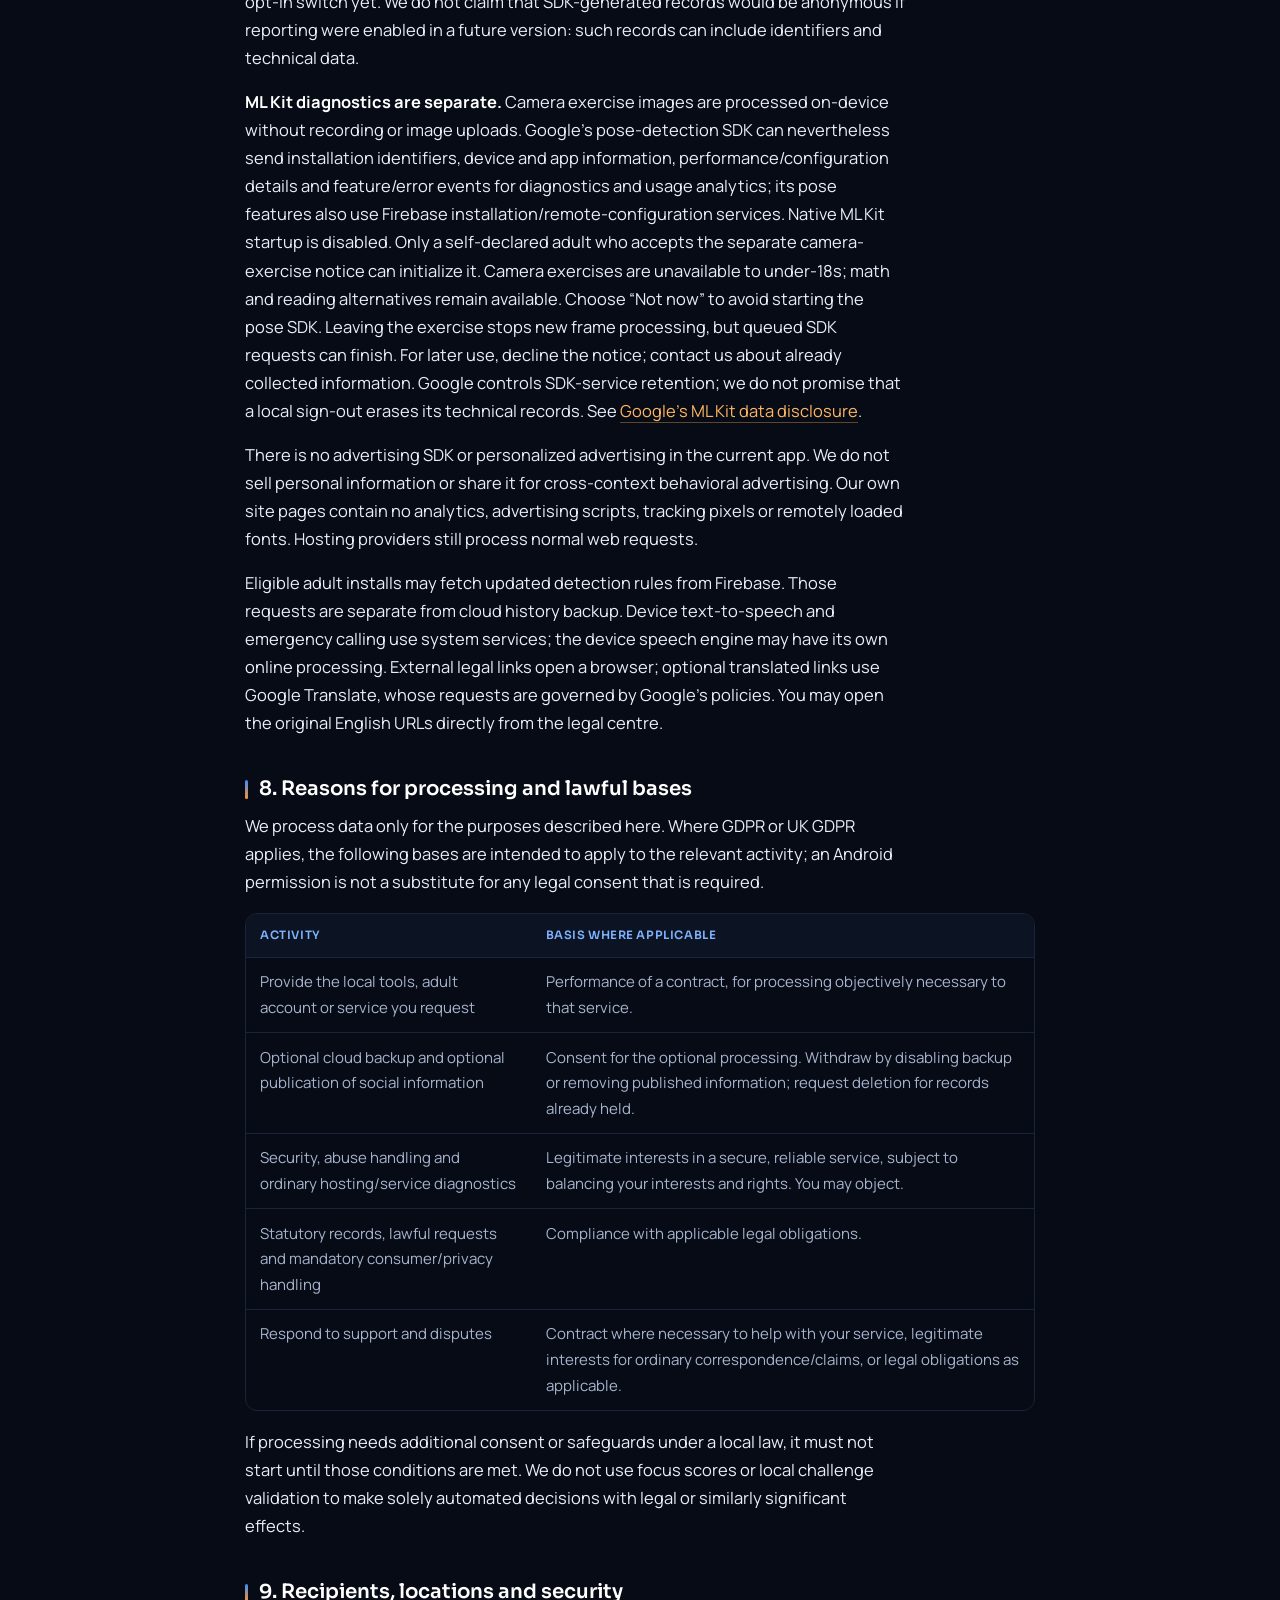
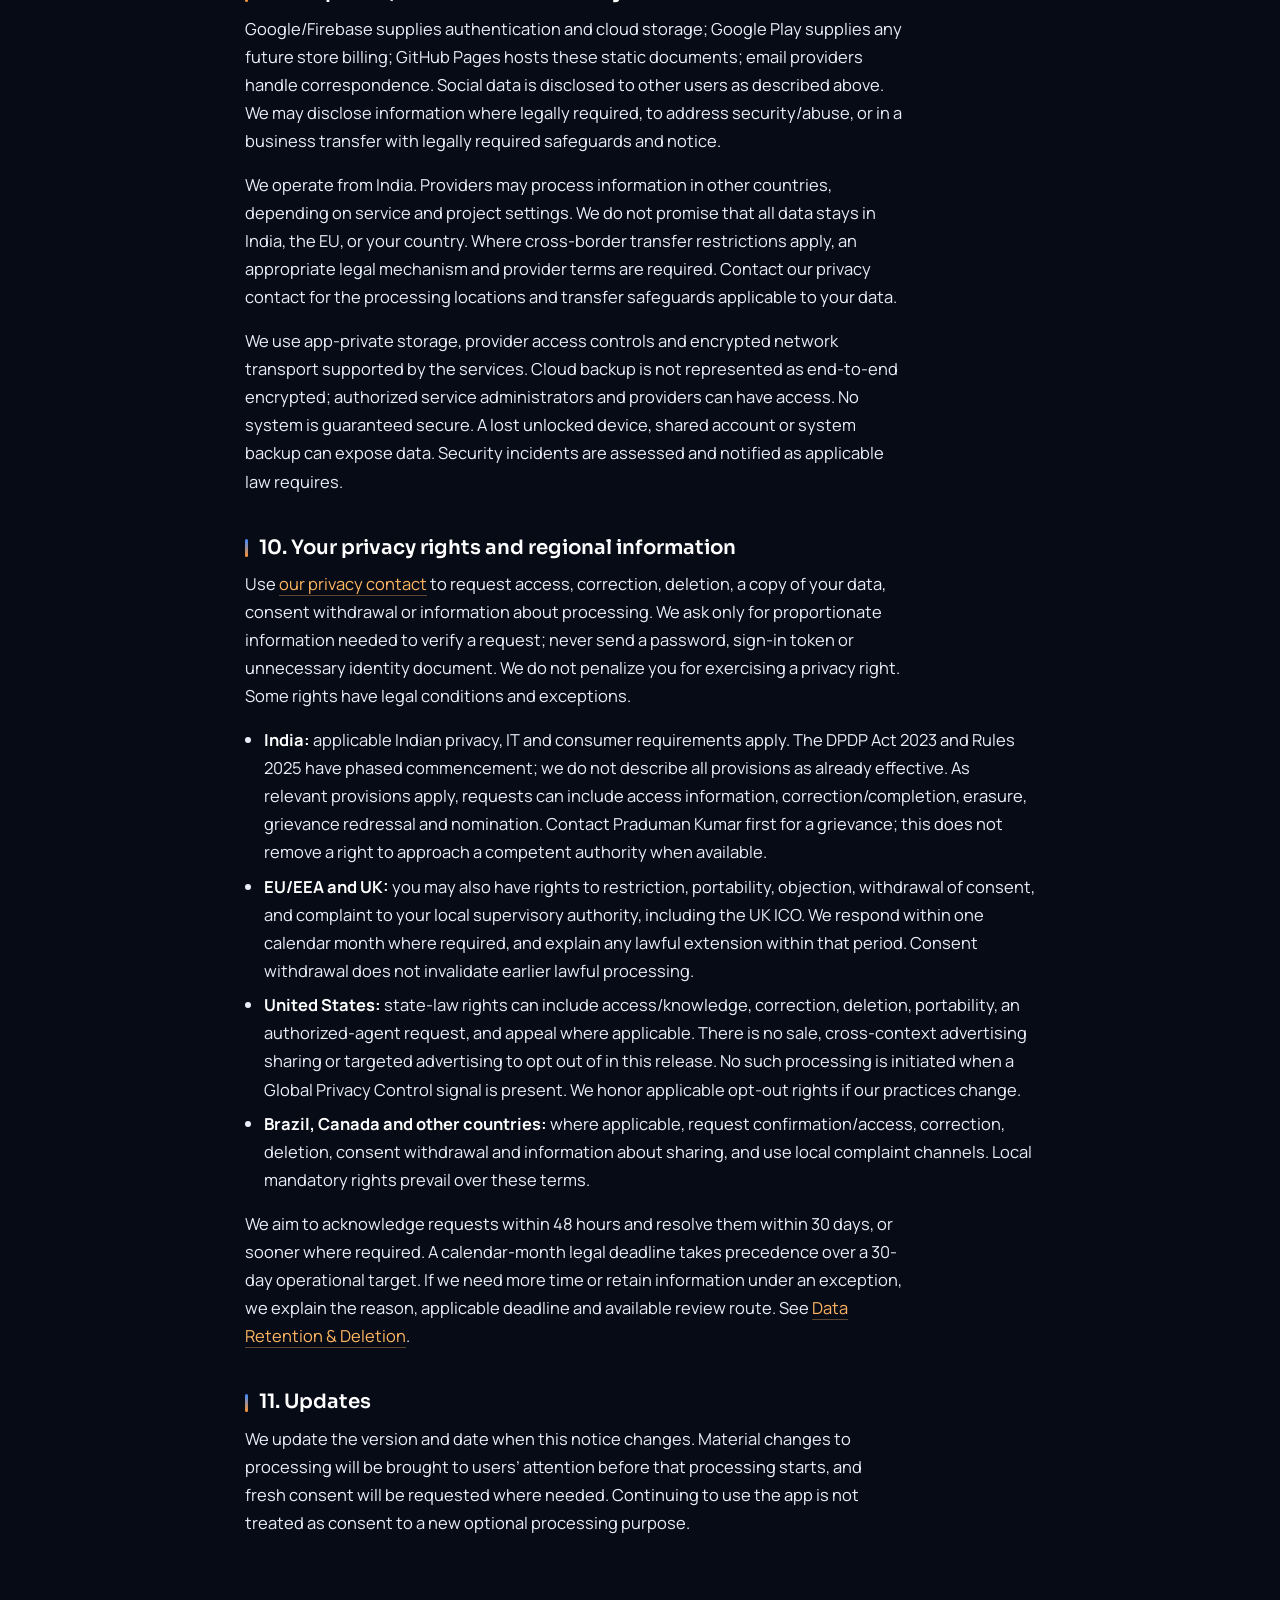
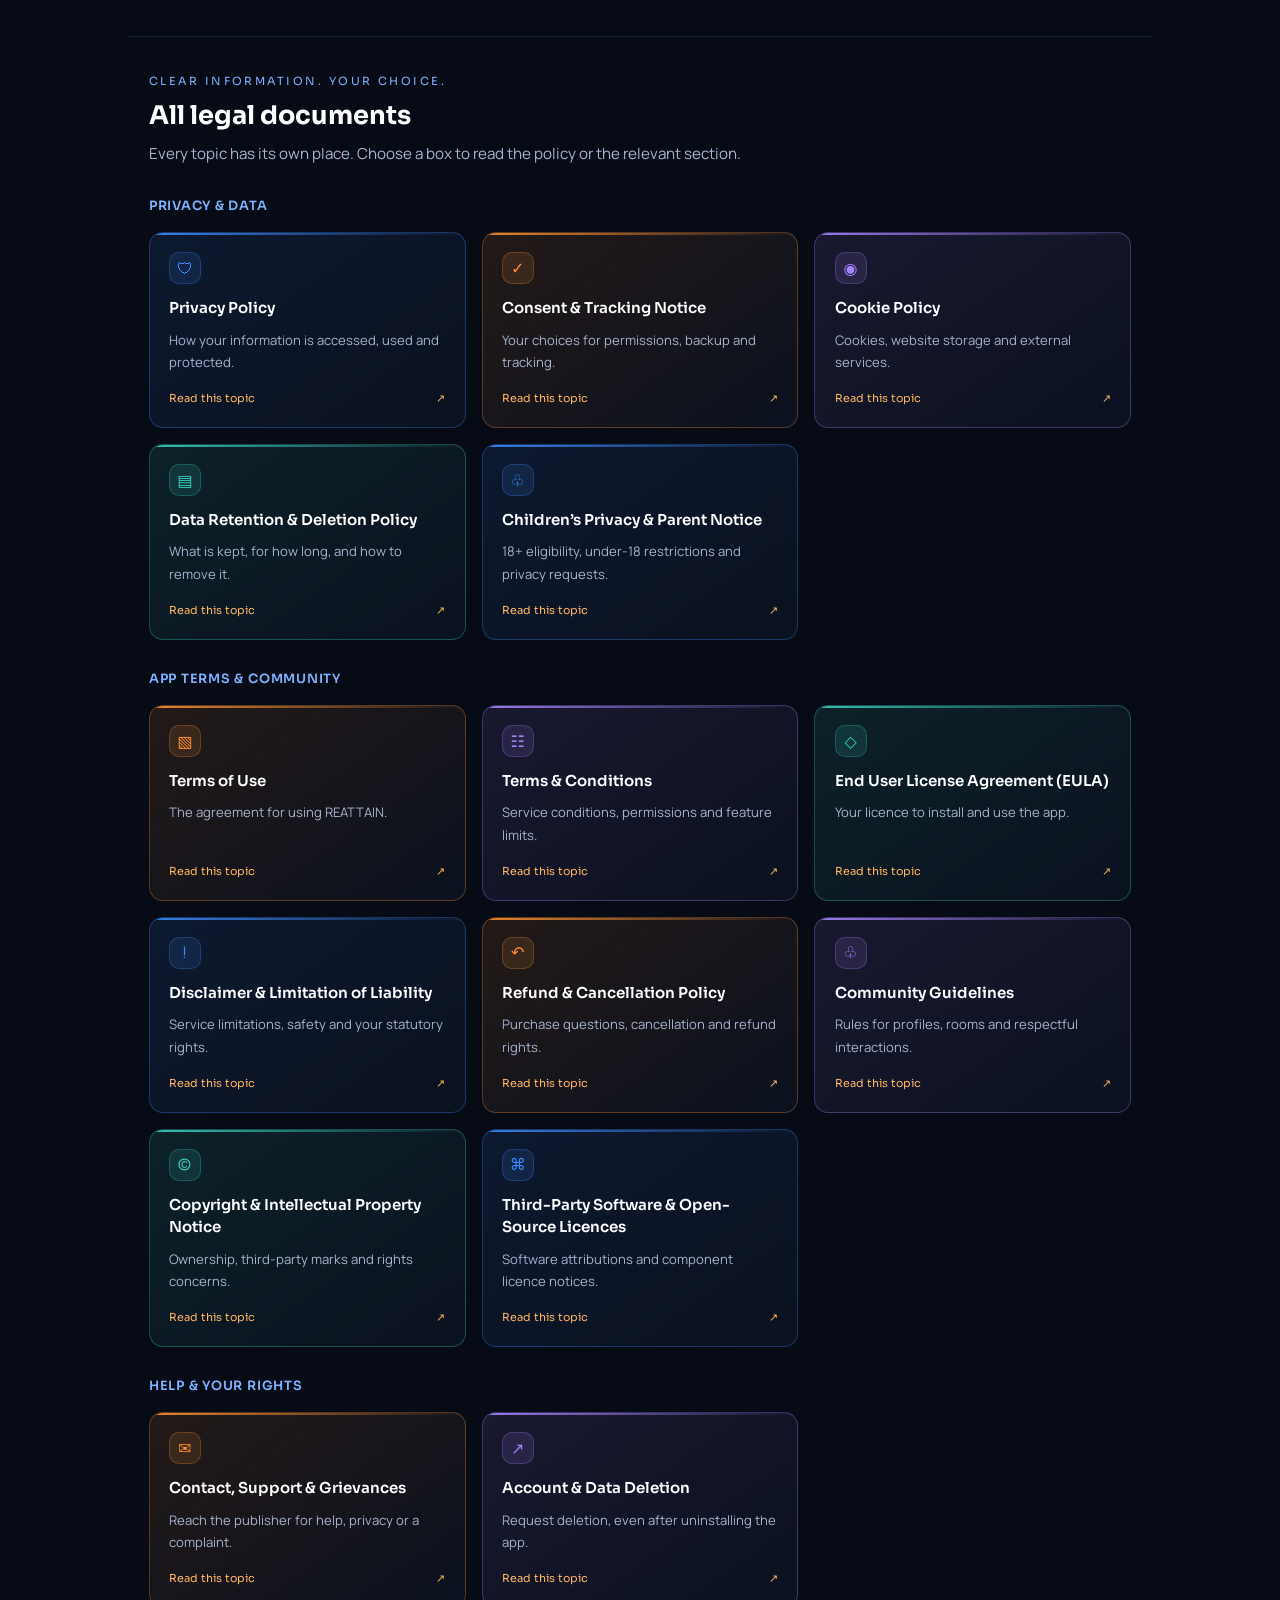
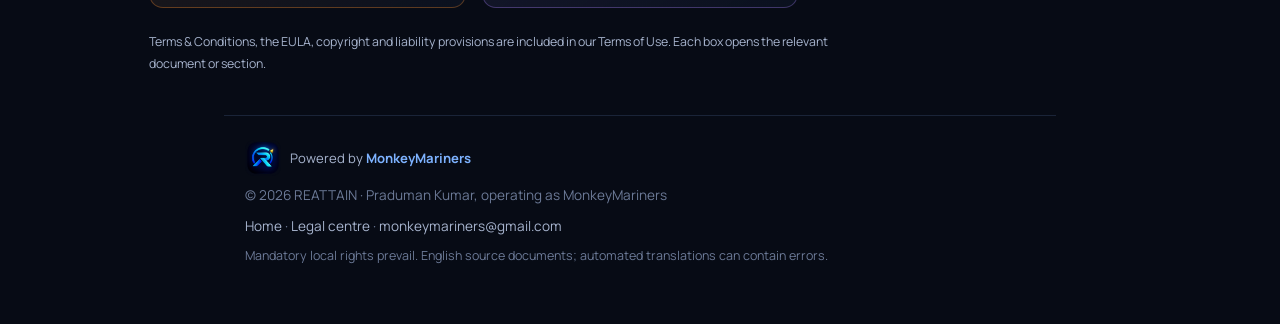
<file: privacy-policy.html>
<!DOCTYPE html>
<html lang="en"><head><meta charset="utf-8"><meta name="viewport" content="width=device-width, initial-scale=1">
<meta name="description" content="What the app accesses, what leaves your phone, and the choices you have.">
<meta http-equiv="Content-Security-Policy" content="default-src 'none'; style-src 'self'; font-src 'self'; img-src 'self' data:; base-uri 'none'; form-action 'none'">
<meta name="referrer" content="strict-origin-when-cross-origin"><title>Privacy Policy | REATTAIN</title>
<link rel="icon" type="image/png" href="favicon.png"><link rel="stylesheet" href="style.css"></head>
<body><a class="skip" href="#main">Skip to content</a><div class="bg-accents" aria-hidden="true"></div>
<header class="site-header">
  <div class="site-header-inner">
    <a class="brand" href="home.html" aria-label="REATTAIN home">
      <img class="brand-logo" src="favicon.png" width="44" height="44" alt="">
      <span>REATTAIN<small>Win back your focus.</small></span>
    </a>
    <nav class="site-links" aria-label="Main navigation">
      <a href="home.html">Home</a>
      <a href="home.html#features">Features</a>
      <a href="legal.html">Legal centre</a>
      <details class="legal-menu">
        <summary>All legal topics</summary>
        <div class="legal-menu-panel">
          <div class="legal-menu-column">
            <h3>Privacy &amp; data</h3>
            <ul>
              <li><a href="privacy-policy.html">Privacy Policy</a></li>
              <li><a href="consent-notice.html">Consent &amp; Tracking Notice</a></li>
              <li><a href="cookie-policy.html">Cookie Policy</a></li>
              <li><a href="data-retention.html">Data Retention &amp; Deletion Policy</a></li>
              <li><a href="children-privacy.html">Children’s Privacy &amp; Parent Notice</a></li>
            </ul>
          </div>
          <div class="legal-menu-column">
            <h3>App terms &amp; community</h3>
            <ul>
              <li><a href="terms-of-use.html">Terms of Use</a></li>
              <li><a href="terms-of-use.html#features">Terms &amp; Conditions</a></li>
              <li><a href="terms-of-use.html#licence">End User License Agreement (EULA)</a></li>
              <li><a href="terms-of-use.html#disclaimers">Disclaimer &amp; Limitation of Liability</a></li>
              <li><a href="refund-policy.html">Refund &amp; Cancellation Policy</a></li>
              <li><a href="community-guidelines.html">Community Guidelines</a></li>
              <li><a href="terms-of-use.html#intellectual-property">Copyright &amp; Intellectual Property Notice</a></li>
              <li><a href="open-source-licenses.html">Third-Party Software &amp; Open-Source Licences</a></li>
            </ul>
          </div>
          <div class="legal-menu-column">
            <h3>Help &amp; your rights</h3>
            <ul>
              <li><a href="contact.html">Contact, Support &amp; Grievances</a></li>
              <li><a href="delete-account.html">Account &amp; Data Deletion</a></li>
            </ul>
          </div>
        </div>
      </details>
    </nav>
  </div>
</header>
<div class="hero"><p class="eyebrow">Legal / Your privacy</p><h1>Privacy Policy</h1><p class="lede">What the app accesses, what leaves your phone, and the choices you have.</p>
<p class="updated">Version 2026-10-25 · Updated 25 October 2026</p></div>
<main id="main" class="doc"><nav class="toc" aria-label="On this page"><h2>On this page</h2><ol><li><a href="#publisher">1. Who is responsible</a></li><li><a href="#scope">2. Scope and age eligibility</a></li><li><a href="#data">3. Information and purposes</a></li><li><a href="#accessibility">4. Accessibility Service and sensitive permissions</a></li><li><a href="#backup">5. Optional cloud backup and Android backup</a></li><li><a href="#social">6. Friends and focus rooms</a></li><li><a href="#diagnostics">7. Analytics, advertising and other connections</a></li><li><a href="#bases">8. Reasons for processing and lawful bases</a></li><li><a href="#recipients">9. Recipients, locations and security</a></li><li><a href="#rights">10. Your privacy rights and regional information</a></li><li><a href="#changes">11. Updates</a></li></ol></nav>
<div class="box"><p><strong>Your choices, at a glance.</strong> Core focus tools work without an account. Cloud history backup is off until you enable it in Settings. Firebase Analytics and automatic Crashlytics uploads are disabled. Optional adult camera exercises use Google ML Kit, which can send SDK diagnostics after a separate notice is accepted. This release is for adults aged 18 and over, including local tools and use without an account. Android may separately back up app data under your device settings.</p></div>
<h2 id="publisher">1. Who is responsible</h2>
<p>REATTAIN is published by <strong>Praduman Kumar, operating as MonkeyMariners</strong> (also displayed as Monkey Mariners). We are responsible for personal information processed for our app and support service. Privacy and grievance contact: <a href="mailto:monkeymariners@gmail.com">monkeymariners@gmail.com</a>. Postal address: Vill. Sukar Beg Chak, P.O. &amp; P.S. Khusrupur, Patna, Bihar 803202, India. See <a href="contact.html">Contact, Support &amp; Grievances</a>.</p>
<h2 id="scope">2. Scope and age eligibility</h2>
<p>This notice covers REATTAIN for Android and these public policy pages. It does not govern another app, your Google account, your mobile operator, or your device backup service. <strong>The current app release is for adults aged 18 and over only.</strong> This applies to local tools, use without an account and online features. The app asks whether you are under 18 or 18 and over, stores the choice locally, and does not request a birth date or identity document. Earlier under-13/teen choices do not grant access after upgrading. This is self-declaration, not independently verified age or parental consent. Privacy information, deletion help and local data removal remain available to restricted users. See the <a href="children-privacy.html">Children’s Privacy &amp; Parent Notice</a>.</p>
<h2 id="data">3. Information and purposes</h2>
<div class="tbl-wrap" role="region" aria-label="Information processed" tabindex="0"><table><thead><tr><th>Information</th><th>Purpose and location</th></tr></thead><tbody>
<tr><td>Focus sessions, purpose, goal text, timing, app blocklists, profiles, routines, challenge attempts and answers, exercise counts, daily totals, streaks and XP</td><td>Run focus tools and show progress. Stored in the app’s local database. Only the limited fields described under cloud backup are uploaded by that feature.</td></tr>
<tr><td>Blocked website hosts, allowed YouTube channels, per-app reel counts, app usage figures and permission settings</td><td>Provide blocking, counting and screen-time features on your phone. Usage figures are read from Android when needed. Screen observations are not sent to our servers.</td></tr>
<tr><td>Emergency contacts you enter, a chosen local profile photo, avatar and display-name preferences</td><td>Personalize the app and offer calling shortcuts. Local photos and saved contact details are not included in the app’s Firebase history backup. A call passes the selected number to your phone’s calling service.</td></tr>
<tr><td>Google account name, email, profile-image URL, authentication tokens and Firebase user ID</td><td>If an eligible adult chooses Google sign-in, authenticate the account. Loading a Google profile image makes a request to Google. Enabling backup without Google sign-in can create an anonymous Firebase account identifier.</td></tr>
<tr><td>Messages you send to support, contact details, relevant account identifiers and purchase references</td><td>Answer questions, handle privacy requests, investigate problems and resolve disputes. Processed through our email service and relevant service providers.</td></tr>
<tr><td>IP address, request time, device/browser or connection information and service-security logs</td><td>Deliver public pages and requested online services and protect them. Hosting, authentication and cloud providers may process this technical information; disabled analytics does not eliminate ordinary network requests.</td></tr>
</tbody></table></div>
<h2 id="accessibility">4. Accessibility Service and sensitive permissions</h2>
<p><strong>The optional Android Accessibility Service is used for focus tools, not to assist users with disabilities.</strong> Before opening the permission settings, the app explains the access and asks you to continue or decline. You can revoke access in Android Settings at any time.</p>
<ul><li>It observes the foreground app’s package name and feed-scroll events to block selected apps and count short videos.</li>
<li>On supported short-video screens, it can briefly read visible creator/caption text to form an in-memory fingerprint that distinguishes one video from another. Screen text and fingerprints are not uploaded as history.</li>
<li>Updated Instagram counting requires a separate, versioned choice in Reel Control before it reads selected visible ad labels, creator and caption text inside a recognised Reels viewer. This helps exclude recognised advertisements and distinguish completed reel changes across supported entry routes. Text is discarded after local processing; session-salted Instagram fingerprints remain only in memory and are not saved, logged or uploaded. The detector does not read the messages used to share a reel. Detection depends on the Instagram version, language and exposed labels; inaccessible advertising cannot be guaranteed to be recognised. You can disable Instagram counting separately in Reel Control or revoke the Accessibility Service in Android Settings.</li>
<li>For website blocking, it reads a supported browser’s address field and extracts the host for comparison with blocking rules. Other URL components can be present transiently while that host is extracted; they are not kept as browsing history.</li>
<li>For YouTube Study Mode, it compares the visible channel name with your chosen allowlist. The allowlist is saved locally.</li></ul>
<p>The service is not designed to collect passwords, private messages, notification contents, files or arbitrary screen content. Diagnostic device logs can contain app package identifiers, timing and error information. Do not interpret local processing as a promise that the operating system creates no logs.</p>
<p>Usage access supplies foreground-app and screen-time information. Overlay access draws block screens. Do Not Disturb access manages session interruptions. Camera access is used for on-device exercise pose processing and the flashlight; exercise frames are not recorded or uploaded. The app does not request microphone or location access. Call permission supports calls to saved contacts; public emergency numbers open the dialer. Notifications, a foreground service, boot recovery and optional battery-exemption access support the running timer and reminders. Denying an optional permission limits its feature, and does not require accepting analytics or cloud backup.</p>
<h2 id="backup">5. Optional cloud backup and Android backup</h2>
<p><strong>App cloud backup is off by default, including for existing installs with no recorded choice.</strong> An eligible adult can enable it in Settings. Google sign-in and backup are separate choices. If enabled without Google sign-in, Firebase Anonymous Authentication can create a random account ID. Anonymous credentials can be lost when storage is cleared; contact us before doing that if you need help identifying cloud data.</p>
<p>Firebase history backup includes session identifiers, purpose, start/end times, planned and focused duration, completion status, discipline and challenge settings, the number of blocked apps, block/emergency/tamper event counts, challenge scores and outcomes, exercise type and repetition totals, daily activity totals, XP and streak information. It does <strong>not</strong> include goal text, app blocklists, blocked website lists, channel allowlists, per-app reel counts, reading passages, question answers, exercise frames, local profile photos or emergency contact details.</p>
<p>Turning backup off stops new app backup/restore requests; an operation already transmitted can finish. It does not erase an existing cloud copy. Use the deletion controls in updated Android builds under <strong>Settings &rarr; Legal</strong>, or <a href="delete-account.html">Request Account &amp; Data Deletion</a>, for that. In-app requests start automatic cloud cleanup without a 96-hour manual wait. The app distinguishes submission, cleanup in progress and server-confirmed completion; the email fallback is handled by support. Ordinary sign-out is not deletion.</p>
<p><strong>Android system backup is separate.</strong> The current Android backup rules allow eligible app databases, preferences and files to participate in Google/device backup and device-to-device transfer. That can include information excluded from our limited Firebase history backup. Your Android settings, device manufacturer and backup provider control that service. Uninstalling alone does not necessarily erase previously backed-up copies or stop restoration. See <a href="data-retention.html#device-backups">retention and device backups</a>.</p>
<h2 id="social">6. Friends and focus rooms</h2>
<p><strong>Friends and focus rooms are disabled in this release.</strong> The following explains records that can exist from another version, and the intended processing if social tools are offered after the necessary safeguards are in place. Publishing a social profile sends a user ID, display name, preset avatar ID, today’s total reel count, streak and update time to Firestore. Friend links contain participating user IDs. Room records include the room name, host, members and focus progress.</p>
<p><strong>Published profiles and room/member records are readable by authenticated users under the current service rules; they are not guaranteed to be visible only to friends or current room members.</strong> Do not publish confidential information. The app does not offer private messaging. Removing a profile does not automatically remove friendships, hosted rooms, room membership records or screenshots another user has made. Request a full cleanup through our deletion contact. A room disappearing from the UI is not proof that its server record was erased. See <a href="community-guidelines.html">Community Guidelines</a>.</p>
<h2 id="diagnostics">7. Analytics, advertising and other connections</h2>
<p>Firebase Analytics and Crashlytics libraries are included, but automatic analytics collection and crash-report uploads are disabled in this release. There is no analytics opt-in switch yet. We do not claim that SDK-generated records would be anonymous if reporting were enabled in a future version: such records can include identifiers and technical data.</p>
<p><strong>ML Kit diagnostics are separate.</strong> Camera exercise images are processed on-device without recording or image uploads. Google's pose-detection SDK can nevertheless send installation identifiers, device and app information, performance/configuration details and feature/error events for diagnostics and usage analytics; its pose features also use Firebase installation/remote-configuration services. Native ML Kit startup is disabled. Only a self-declared adult who accepts the separate camera-exercise notice can initialize it. Camera exercises are unavailable to under-18s; math and reading alternatives remain available. Choose “Not now” to avoid starting the pose SDK. Leaving the exercise stops new frame processing, but queued SDK requests can finish. For later use, decline the notice; contact us about already collected information. Google controls SDK-service retention; we do not promise that a local sign-out erases its technical records. See <a href="https://developers.google.com/ml-kit/android-data-disclosure">Google's ML Kit data disclosure</a>.</p>
<p>There is no advertising SDK or personalized advertising in the current app. We do not sell personal information or share it for cross-context behavioral advertising. Our own site pages contain no analytics, advertising scripts, tracking pixels or remotely loaded fonts. Hosting providers still process normal web requests.</p>
<p>Eligible adult installs may fetch updated detection rules from Firebase. Those requests are separate from cloud history backup. Device text-to-speech and emergency calling use system services; the device speech engine may have its own online processing. External legal links open a browser; optional translated links use Google Translate, whose requests are governed by Google’s policies. You may open the original English URLs directly from the legal centre.</p>
<h2 id="bases">8. Reasons for processing and lawful bases</h2>
<p>We process data only for the purposes described here. Where GDPR or UK GDPR applies, the following bases are intended to apply to the relevant activity; an Android permission is not a substitute for any legal consent that is required.</p>
<div class="tbl-wrap" role="region" aria-label="Processing purposes and legal bases" tabindex="0"><table><thead><tr><th>Activity</th><th>Basis where applicable</th></tr></thead><tbody>
<tr><td>Provide the local tools, adult account or service you request</td><td>Performance of a contract, for processing objectively necessary to that service.</td></tr>
<tr><td>Optional cloud backup and optional publication of social information</td><td>Consent for the optional processing. Withdraw by disabling backup or removing published information; request deletion for records already held.</td></tr>
<tr><td>Security, abuse handling and ordinary hosting/service diagnostics</td><td>Legitimate interests in a secure, reliable service, subject to balancing your interests and rights. You may object.</td></tr>
<tr><td>Statutory records, lawful requests and mandatory consumer/privacy handling</td><td>Compliance with applicable legal obligations.</td></tr>
<tr><td>Respond to support and disputes</td><td>Contract where necessary to help with your service, legitimate interests for ordinary correspondence/claims, or legal obligations as applicable.</td></tr>
</tbody></table></div>
<p>If processing needs additional consent or safeguards under a local law, it must not start until those conditions are met. We do not use focus scores or local challenge validation to make solely automated decisions with legal or similarly significant effects.</p>
<h2 id="recipients">9. Recipients, locations and security</h2>
<p>Google/Firebase supplies authentication and cloud storage; Google Play supplies any future store billing; GitHub Pages hosts these static documents; email providers handle correspondence. Social data is disclosed to other users as described above. We may disclose information where legally required, to address security/abuse, or in a business transfer with legally required safeguards and notice.</p>
<p>We operate from India. Providers may process information in other countries, depending on service and project settings. We do not promise that all data stays in India, the EU, or your country. Where cross-border transfer restrictions apply, an appropriate legal mechanism and provider terms are required. Contact our privacy contact for the processing locations and transfer safeguards applicable to your data.</p>
<p>We use app-private storage, provider access controls and encrypted network transport supported by the services. Cloud backup is not represented as end-to-end encrypted; authorized service administrators and providers can have access. No system is guaranteed secure. A lost unlocked device, shared account or system backup can expose data. Security incidents are assessed and notified as applicable law requires.</p>
<h2 id="rights">10. Your privacy rights and regional information</h2>
<p>Use <a href="contact.html#privacy">our privacy contact</a> to request access, correction, deletion, a copy of your data, consent withdrawal or information about processing. We ask only for proportionate information needed to verify a request; never send a password, sign-in token or unnecessary identity document. We do not penalize you for exercising a privacy right. Some rights have legal conditions and exceptions.</p>
<ul><li><strong>India:</strong> applicable Indian privacy, IT and consumer requirements apply. The DPDP Act 2023 and Rules 2025 have phased commencement; we do not describe all provisions as already effective. As relevant provisions apply, requests can include access information, correction/completion, erasure, grievance redressal and nomination. Contact Praduman Kumar first for a grievance; this does not remove a right to approach a competent authority when available.</li>
<li><strong>EU/EEA and UK:</strong> you may also have rights to restriction, portability, objection, withdrawal of consent, and complaint to your local supervisory authority, including the UK ICO. We respond within one calendar month where required, and explain any lawful extension within that period. Consent withdrawal does not invalidate earlier lawful processing.</li>
<li><strong>United States:</strong> state-law rights can include access/knowledge, correction, deletion, portability, an authorized-agent request, and appeal where applicable. There is no sale, cross-context advertising sharing or targeted advertising to opt out of in this release. No such processing is initiated when a Global Privacy Control signal is present. We honor applicable opt-out rights if our practices change.</li>
<li><strong>Brazil, Canada and other countries:</strong> where applicable, request confirmation/access, correction, deletion, consent withdrawal and information about sharing, and use local complaint channels. Local mandatory rights prevail over these terms.</li></ul>
<p>We aim to acknowledge requests within 48 hours and resolve them within 30 days, or sooner where required. A calendar-month legal deadline takes precedence over a 30-day operational target. If we need more time or retain information under an exception, we explain the reason, applicable deadline and available review route. See <a href="data-retention.html">Data Retention &amp; Deletion</a>.</p>
<h2 id="changes">11. Updates</h2>
<p>We update the version and date when this notice changes. Material changes to processing will be brought to users’ attention before that processing starts, and fresh consent will be requested where needed. Continuing to use the app is not treated as consent to a new optional processing purpose.</p>
</main>
<section class="legal-directory" id="legal-documents" aria-labelledby="legal-directory-title">
  <div class="directory-heading">
    <p class="eyebrow">Clear information. Your choice.</p>
    <h2 id="legal-directory-title">All legal documents</h2>
    <p>Every topic has its own place. Choose a box to read the policy or the relevant section.</p>
  </div>
    <section class="legal-topic-group" aria-labelledby="legal-privacy">
      <h3 class="directory-group-title" id="legal-privacy">Privacy &amp; data</h3>
      <div class="legal-topic-grid">
        <a class="legal-topic tone-blue" href="privacy-policy.html">
          <span class="topic-icon" aria-hidden="true">🛡</span>
          <h3>Privacy Policy</h3>
          <p>How your information is accessed, used and protected.</p>
          <span class="topic-action">Read this topic <span aria-hidden="true">↗</span></span>
        </a>
        <a class="legal-topic tone-orange" href="consent-notice.html">
          <span class="topic-icon" aria-hidden="true">✓</span>
          <h3>Consent &amp; Tracking Notice</h3>
          <p>Your choices for permissions, backup and tracking.</p>
          <span class="topic-action">Read this topic <span aria-hidden="true">↗</span></span>
        </a>
        <a class="legal-topic tone-violet" href="cookie-policy.html">
          <span class="topic-icon" aria-hidden="true">◉</span>
          <h3>Cookie Policy</h3>
          <p>Cookies, website storage and external services.</p>
          <span class="topic-action">Read this topic <span aria-hidden="true">↗</span></span>
        </a>
        <a class="legal-topic tone-teal" href="data-retention.html">
          <span class="topic-icon" aria-hidden="true">▤</span>
          <h3>Data Retention &amp; Deletion Policy</h3>
          <p>What is kept, for how long, and how to remove it.</p>
          <span class="topic-action">Read this topic <span aria-hidden="true">↗</span></span>
        </a>
        <a class="legal-topic tone-blue" href="children-privacy.html">
          <span class="topic-icon" aria-hidden="true">♧</span>
          <h3>Children’s Privacy &amp; Parent Notice</h3>
          <p>18+ eligibility, under-18 restrictions and privacy requests.</p>
          <span class="topic-action">Read this topic <span aria-hidden="true">↗</span></span>
        </a>
      </div>
    </section>
    <section class="legal-topic-group" aria-labelledby="legal-terms">
      <h3 class="directory-group-title" id="legal-terms">App terms &amp; community</h3>
      <div class="legal-topic-grid">
        <a class="legal-topic tone-orange" href="terms-of-use.html">
          <span class="topic-icon" aria-hidden="true">▧</span>
          <h3>Terms of Use</h3>
          <p>The agreement for using REATTAIN.</p>
          <span class="topic-action">Read this topic <span aria-hidden="true">↗</span></span>
        </a>
        <a class="legal-topic tone-violet" href="terms-of-use.html#features">
          <span class="topic-icon" aria-hidden="true">☷</span>
          <h3>Terms &amp; Conditions</h3>
          <p>Service conditions, permissions and feature limits.</p>
          <span class="topic-action">Read this topic <span aria-hidden="true">↗</span></span>
        </a>
        <a class="legal-topic tone-teal" href="terms-of-use.html#licence">
          <span class="topic-icon" aria-hidden="true">◇</span>
          <h3>End User License Agreement (EULA)</h3>
          <p>Your licence to install and use the app.</p>
          <span class="topic-action">Read this topic <span aria-hidden="true">↗</span></span>
        </a>
        <a class="legal-topic tone-blue" href="terms-of-use.html#disclaimers">
          <span class="topic-icon" aria-hidden="true">!</span>
          <h3>Disclaimer &amp; Limitation of Liability</h3>
          <p>Service limitations, safety and your statutory rights.</p>
          <span class="topic-action">Read this topic <span aria-hidden="true">↗</span></span>
        </a>
        <a class="legal-topic tone-orange" href="refund-policy.html">
          <span class="topic-icon" aria-hidden="true">↶</span>
          <h3>Refund &amp; Cancellation Policy</h3>
          <p>Purchase questions, cancellation and refund rights.</p>
          <span class="topic-action">Read this topic <span aria-hidden="true">↗</span></span>
        </a>
        <a class="legal-topic tone-violet" href="community-guidelines.html">
          <span class="topic-icon" aria-hidden="true">♧</span>
          <h3>Community Guidelines</h3>
          <p>Rules for profiles, rooms and respectful interactions.</p>
          <span class="topic-action">Read this topic <span aria-hidden="true">↗</span></span>
        </a>
        <a class="legal-topic tone-teal" href="terms-of-use.html#intellectual-property">
          <span class="topic-icon" aria-hidden="true">©</span>
          <h3>Copyright &amp; Intellectual Property Notice</h3>
          <p>Ownership, third-party marks and rights concerns.</p>
          <span class="topic-action">Read this topic <span aria-hidden="true">↗</span></span>
        </a>
        <a class="legal-topic tone-blue" href="open-source-licenses.html">
          <span class="topic-icon" aria-hidden="true">⌘</span>
          <h3>Third-Party Software &amp; Open-Source Licences</h3>
          <p>Software attributions and component licence notices.</p>
          <span class="topic-action">Read this topic <span aria-hidden="true">↗</span></span>
        </a>
      </div>
    </section>
    <section class="legal-topic-group" aria-labelledby="legal-help">
      <h3 class="directory-group-title" id="legal-help">Help &amp; your rights</h3>
      <div class="legal-topic-grid">
        <a class="legal-topic tone-orange" href="contact.html">
          <span class="topic-icon" aria-hidden="true">✉</span>
          <h3>Contact, Support &amp; Grievances</h3>
          <p>Reach the publisher for help, privacy or a complaint.</p>
          <span class="topic-action">Read this topic <span aria-hidden="true">↗</span></span>
        </a>
        <a class="legal-topic tone-violet" href="delete-account.html">
          <span class="topic-icon" aria-hidden="true">↗</span>
          <h3>Account &amp; Data Deletion</h3>
          <p>Request deletion, even after uninstalling the app.</p>
          <span class="topic-action">Read this topic <span aria-hidden="true">↗</span></span>
        </a>
      </div>
    </section>
  <p class="directory-note">Terms &amp; Conditions, the EULA, copyright and liability provisions are included in our Terms of Use. Each box opens the relevant document or section.</p>
</section>
<footer class="foot">
  <div class="footer-brand"><img src="favicon.png" width="36" height="36" alt=""><span>Powered by <strong>MonkeyMariners</strong></span></div>
  <p>© 2026 REATTAIN · Praduman Kumar, operating as MonkeyMariners</p>
  <p><a href="home.html">Home</a> · <a href="legal.html">Legal centre</a> · <a href="mailto:monkeymariners@gmail.com">monkeymariners@gmail.com</a></p>
  <p>Mandatory local rights prevail. English source documents; automated translations can contain errors.</p>
</footer></body></html>
</file>
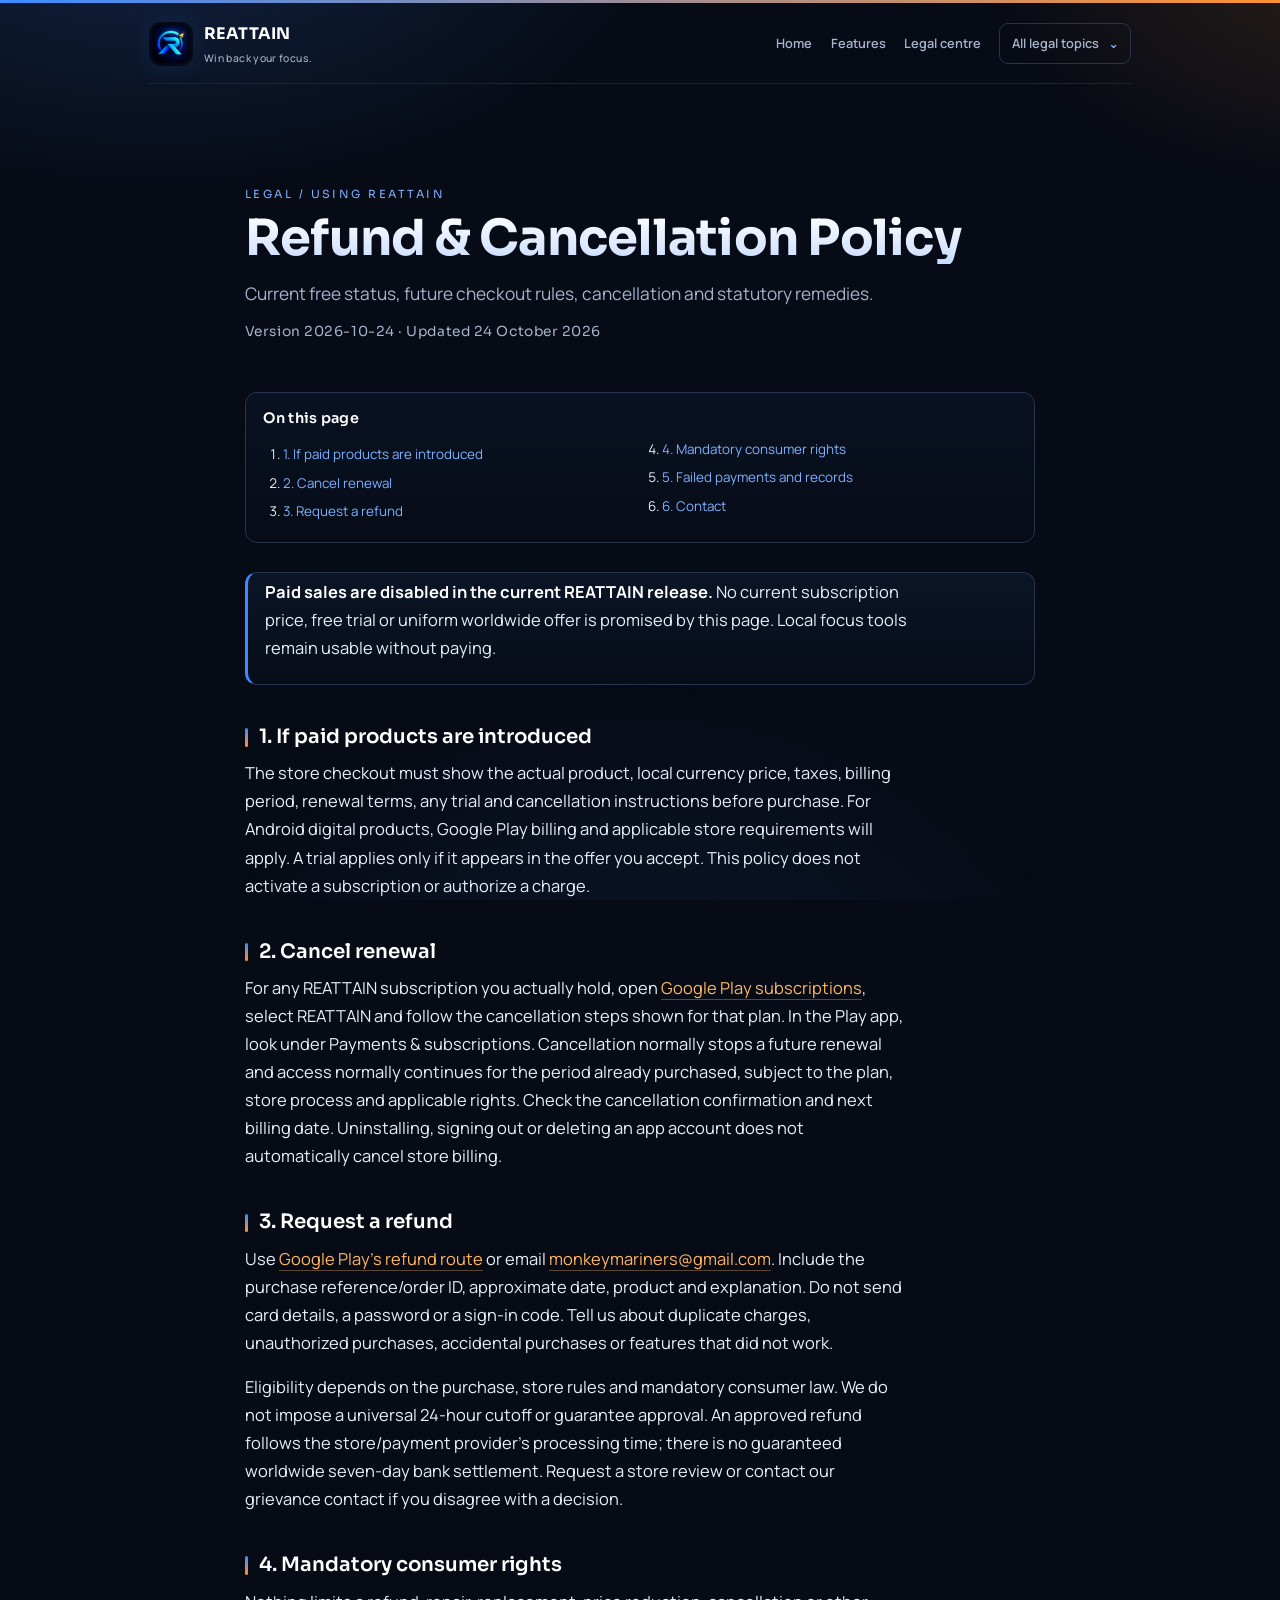
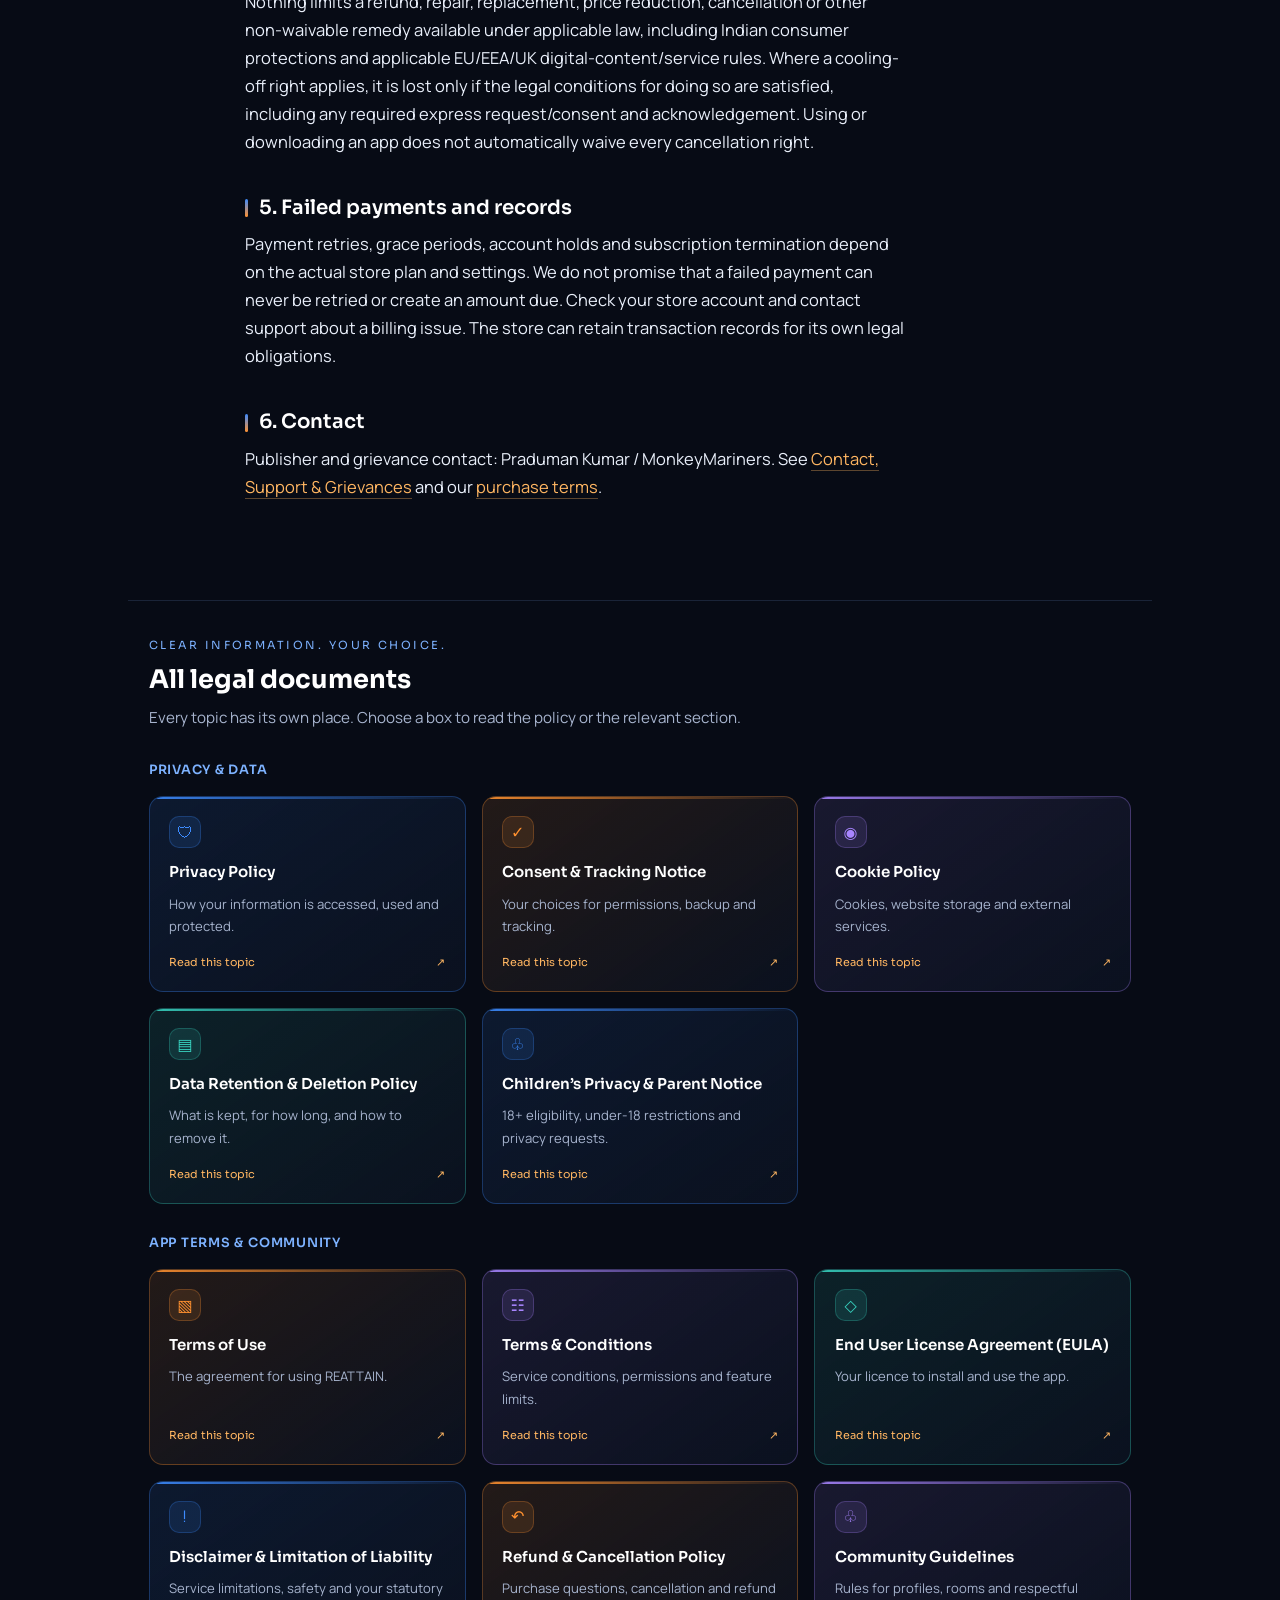
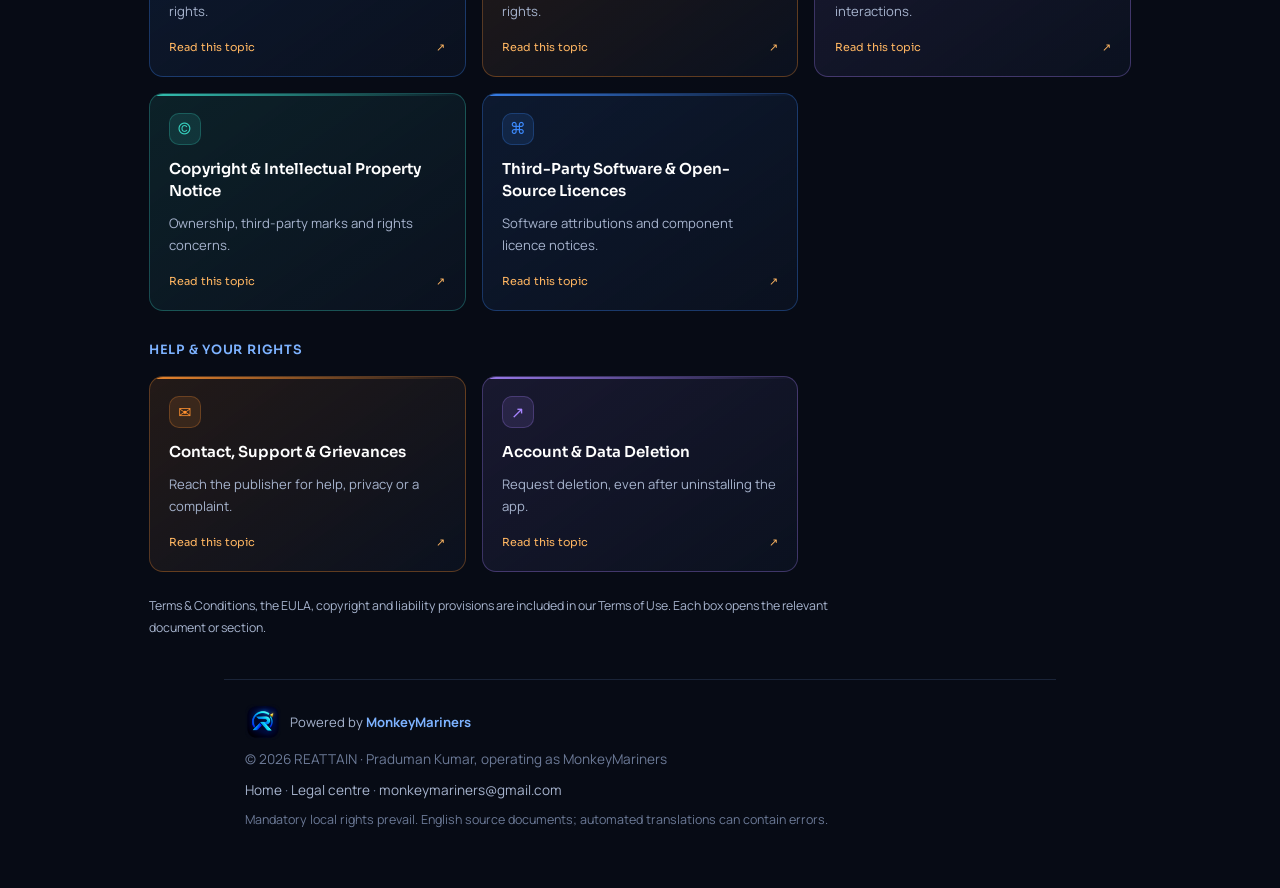
<file: refund-policy.html>
<!DOCTYPE html>
<html lang="en"><head><meta charset="utf-8"><meta name="viewport" content="width=device-width, initial-scale=1">
<meta name="description" content="Current free status, future checkout rules, cancellation and statutory remedies.">
<meta http-equiv="Content-Security-Policy" content="default-src 'none'; style-src 'self'; font-src 'self'; img-src 'self' data:; base-uri 'none'; form-action 'none'">
<meta name="referrer" content="strict-origin-when-cross-origin"><title>Refund &amp; Cancellation Policy | REATTAIN</title>
<link rel="icon" type="image/png" href="favicon.png"><link rel="stylesheet" href="style.css"></head>
<body><a class="skip" href="#main">Skip to content</a><div class="bg-accents" aria-hidden="true"></div>
<header class="site-header">
  <div class="site-header-inner">
    <a class="brand" href="home.html" aria-label="REATTAIN home">
      <img class="brand-logo" src="favicon.png" width="44" height="44" alt="">
      <span>REATTAIN<small>Win back your focus.</small></span>
    </a>
    <nav class="site-links" aria-label="Main navigation">
      <a href="home.html">Home</a>
      <a href="home.html#features">Features</a>
      <a href="legal.html">Legal centre</a>
      <details class="legal-menu">
        <summary>All legal topics</summary>
        <div class="legal-menu-panel">
          <div class="legal-menu-column">
            <h3>Privacy &amp; data</h3>
            <ul>
              <li><a href="privacy-policy.html">Privacy Policy</a></li>
              <li><a href="consent-notice.html">Consent &amp; Tracking Notice</a></li>
              <li><a href="cookie-policy.html">Cookie Policy</a></li>
              <li><a href="data-retention.html">Data Retention &amp; Deletion Policy</a></li>
              <li><a href="children-privacy.html">Children’s Privacy &amp; Parent Notice</a></li>
            </ul>
          </div>
          <div class="legal-menu-column">
            <h3>App terms &amp; community</h3>
            <ul>
              <li><a href="terms-of-use.html">Terms of Use</a></li>
              <li><a href="terms-of-use.html#features">Terms &amp; Conditions</a></li>
              <li><a href="terms-of-use.html#licence">End User License Agreement (EULA)</a></li>
              <li><a href="terms-of-use.html#disclaimers">Disclaimer &amp; Limitation of Liability</a></li>
              <li><a href="refund-policy.html">Refund &amp; Cancellation Policy</a></li>
              <li><a href="community-guidelines.html">Community Guidelines</a></li>
              <li><a href="terms-of-use.html#intellectual-property">Copyright &amp; Intellectual Property Notice</a></li>
              <li><a href="open-source-licenses.html">Third-Party Software &amp; Open-Source Licences</a></li>
            </ul>
          </div>
          <div class="legal-menu-column">
            <h3>Help &amp; your rights</h3>
            <ul>
              <li><a href="contact.html">Contact, Support &amp; Grievances</a></li>
              <li><a href="delete-account.html">Account &amp; Data Deletion</a></li>
            </ul>
          </div>
        </div>
      </details>
    </nav>
  </div>
</header>
<div class="hero"><p class="eyebrow">Legal / Using REATTAIN</p><h1>Refund &amp; Cancellation Policy</h1><p class="lede">Current free status, future checkout rules, cancellation and statutory remedies.</p>
<p class="updated">Version 2026-10-24 · Updated 24 October 2026</p></div>
<main id="main" class="doc"><nav class="toc" aria-label="On this page"><h2>On this page</h2><ol><li><a href="#future">1. If paid products are introduced</a></li><li><a href="#cancel">2. Cancel renewal</a></li><li><a href="#refund">3. Request a refund</a></li><li><a href="#rights">4. Mandatory consumer rights</a></li><li><a href="#payments">5. Failed payments and records</a></li><li><a href="#contact">6. Contact</a></li></ol></nav>
<div class="box"><p><strong>Paid sales are disabled in the current REATTAIN release.</strong> No current subscription price, free trial or uniform worldwide offer is promised by this page. Local focus tools remain usable without paying.</p></div>
<h2 id="future">1. If paid products are introduced</h2>
<p>The store checkout must show the actual product, local currency price, taxes, billing period, renewal terms, any trial and cancellation instructions before purchase. For Android digital products, Google Play billing and applicable store requirements will apply. A trial applies only if it appears in the offer you accept. This policy does not activate a subscription or authorize a charge.</p>
<h2 id="cancel">2. Cancel renewal</h2>
<p>For any REATTAIN subscription you actually hold, open <a href="https://play.google.com/store/account/subscriptions">Google Play subscriptions</a>, select REATTAIN and follow the cancellation steps shown for that plan. In the Play app, look under Payments &amp; subscriptions. Cancellation normally stops a future renewal and access normally continues for the period already purchased, subject to the plan, store process and applicable rights. Check the cancellation confirmation and next billing date. Uninstalling, signing out or deleting an app account does not automatically cancel store billing.</p>
<h2 id="refund">3. Request a refund</h2>
<p>Use <a href="https://support.google.com/googleplay/answer/2479637?hl=en">Google Play’s refund route</a> or email <a href="mailto:monkeymariners@gmail.com?subject=REATTAIN%20refund%20request">monkeymariners@gmail.com</a>. Include the purchase reference/order ID, approximate date, product and explanation. Do not send card details, a password or a sign-in code. Tell us about duplicate charges, unauthorized purchases, accidental purchases or features that did not work.</p>
<p>Eligibility depends on the purchase, store rules and mandatory consumer law. We do not impose a universal 24-hour cutoff or guarantee approval. An approved refund follows the store/payment provider’s processing time; there is no guaranteed worldwide seven-day bank settlement. Request a store review or contact our grievance contact if you disagree with a decision.</p>
<h2 id="rights">4. Mandatory consumer rights</h2>
<p>Nothing limits a refund, repair, replacement, price reduction, cancellation or other non-waivable remedy available under applicable law, including Indian consumer protections and applicable EU/EEA/UK digital-content/service rules. Where a cooling-off right applies, it is lost only if the legal conditions for doing so are satisfied, including any required express request/consent and acknowledgement. Using or downloading an app does not automatically waive every cancellation right.</p>
<h2 id="payments">5. Failed payments and records</h2>
<p>Payment retries, grace periods, account holds and subscription termination depend on the actual store plan and settings. We do not promise that a failed payment can never be retried or create an amount due. Check your store account and contact support about a billing issue. The store can retain transaction records for its own legal obligations.</p>
<h2 id="contact">6. Contact</h2>
<p>Publisher and grievance contact: Praduman Kumar / MonkeyMariners. See <a href="contact.html">Contact, Support &amp; Grievances</a> and our <a href="terms-of-use.html#payments">purchase terms</a>.</p>
</main>
<section class="legal-directory" id="legal-documents" aria-labelledby="legal-directory-title">
  <div class="directory-heading">
    <p class="eyebrow">Clear information. Your choice.</p>
    <h2 id="legal-directory-title">All legal documents</h2>
    <p>Every topic has its own place. Choose a box to read the policy or the relevant section.</p>
  </div>
    <section class="legal-topic-group" aria-labelledby="legal-privacy">
      <h3 class="directory-group-title" id="legal-privacy">Privacy &amp; data</h3>
      <div class="legal-topic-grid">
        <a class="legal-topic tone-blue" href="privacy-policy.html">
          <span class="topic-icon" aria-hidden="true">🛡</span>
          <h3>Privacy Policy</h3>
          <p>How your information is accessed, used and protected.</p>
          <span class="topic-action">Read this topic <span aria-hidden="true">↗</span></span>
        </a>
        <a class="legal-topic tone-orange" href="consent-notice.html">
          <span class="topic-icon" aria-hidden="true">✓</span>
          <h3>Consent &amp; Tracking Notice</h3>
          <p>Your choices for permissions, backup and tracking.</p>
          <span class="topic-action">Read this topic <span aria-hidden="true">↗</span></span>
        </a>
        <a class="legal-topic tone-violet" href="cookie-policy.html">
          <span class="topic-icon" aria-hidden="true">◉</span>
          <h3>Cookie Policy</h3>
          <p>Cookies, website storage and external services.</p>
          <span class="topic-action">Read this topic <span aria-hidden="true">↗</span></span>
        </a>
        <a class="legal-topic tone-teal" href="data-retention.html">
          <span class="topic-icon" aria-hidden="true">▤</span>
          <h3>Data Retention &amp; Deletion Policy</h3>
          <p>What is kept, for how long, and how to remove it.</p>
          <span class="topic-action">Read this topic <span aria-hidden="true">↗</span></span>
        </a>
        <a class="legal-topic tone-blue" href="children-privacy.html">
          <span class="topic-icon" aria-hidden="true">♧</span>
          <h3>Children’s Privacy &amp; Parent Notice</h3>
          <p>18+ eligibility, under-18 restrictions and privacy requests.</p>
          <span class="topic-action">Read this topic <span aria-hidden="true">↗</span></span>
        </a>
      </div>
    </section>
    <section class="legal-topic-group" aria-labelledby="legal-terms">
      <h3 class="directory-group-title" id="legal-terms">App terms &amp; community</h3>
      <div class="legal-topic-grid">
        <a class="legal-topic tone-orange" href="terms-of-use.html">
          <span class="topic-icon" aria-hidden="true">▧</span>
          <h3>Terms of Use</h3>
          <p>The agreement for using REATTAIN.</p>
          <span class="topic-action">Read this topic <span aria-hidden="true">↗</span></span>
        </a>
        <a class="legal-topic tone-violet" href="terms-of-use.html#features">
          <span class="topic-icon" aria-hidden="true">☷</span>
          <h3>Terms &amp; Conditions</h3>
          <p>Service conditions, permissions and feature limits.</p>
          <span class="topic-action">Read this topic <span aria-hidden="true">↗</span></span>
        </a>
        <a class="legal-topic tone-teal" href="terms-of-use.html#licence">
          <span class="topic-icon" aria-hidden="true">◇</span>
          <h3>End User License Agreement (EULA)</h3>
          <p>Your licence to install and use the app.</p>
          <span class="topic-action">Read this topic <span aria-hidden="true">↗</span></span>
        </a>
        <a class="legal-topic tone-blue" href="terms-of-use.html#disclaimers">
          <span class="topic-icon" aria-hidden="true">!</span>
          <h3>Disclaimer &amp; Limitation of Liability</h3>
          <p>Service limitations, safety and your statutory rights.</p>
          <span class="topic-action">Read this topic <span aria-hidden="true">↗</span></span>
        </a>
        <a class="legal-topic tone-orange" href="refund-policy.html">
          <span class="topic-icon" aria-hidden="true">↶</span>
          <h3>Refund &amp; Cancellation Policy</h3>
          <p>Purchase questions, cancellation and refund rights.</p>
          <span class="topic-action">Read this topic <span aria-hidden="true">↗</span></span>
        </a>
        <a class="legal-topic tone-violet" href="community-guidelines.html">
          <span class="topic-icon" aria-hidden="true">♧</span>
          <h3>Community Guidelines</h3>
          <p>Rules for profiles, rooms and respectful interactions.</p>
          <span class="topic-action">Read this topic <span aria-hidden="true">↗</span></span>
        </a>
        <a class="legal-topic tone-teal" href="terms-of-use.html#intellectual-property">
          <span class="topic-icon" aria-hidden="true">©</span>
          <h3>Copyright &amp; Intellectual Property Notice</h3>
          <p>Ownership, third-party marks and rights concerns.</p>
          <span class="topic-action">Read this topic <span aria-hidden="true">↗</span></span>
        </a>
        <a class="legal-topic tone-blue" href="open-source-licenses.html">
          <span class="topic-icon" aria-hidden="true">⌘</span>
          <h3>Third-Party Software &amp; Open-Source Licences</h3>
          <p>Software attributions and component licence notices.</p>
          <span class="topic-action">Read this topic <span aria-hidden="true">↗</span></span>
        </a>
      </div>
    </section>
    <section class="legal-topic-group" aria-labelledby="legal-help">
      <h3 class="directory-group-title" id="legal-help">Help &amp; your rights</h3>
      <div class="legal-topic-grid">
        <a class="legal-topic tone-orange" href="contact.html">
          <span class="topic-icon" aria-hidden="true">✉</span>
          <h3>Contact, Support &amp; Grievances</h3>
          <p>Reach the publisher for help, privacy or a complaint.</p>
          <span class="topic-action">Read this topic <span aria-hidden="true">↗</span></span>
        </a>
        <a class="legal-topic tone-violet" href="delete-account.html">
          <span class="topic-icon" aria-hidden="true">↗</span>
          <h3>Account &amp; Data Deletion</h3>
          <p>Request deletion, even after uninstalling the app.</p>
          <span class="topic-action">Read this topic <span aria-hidden="true">↗</span></span>
        </a>
      </div>
    </section>
  <p class="directory-note">Terms &amp; Conditions, the EULA, copyright and liability provisions are included in our Terms of Use. Each box opens the relevant document or section.</p>
</section>
<footer class="foot">
  <div class="footer-brand"><img src="favicon.png" width="36" height="36" alt=""><span>Powered by <strong>MonkeyMariners</strong></span></div>
  <p>© 2026 REATTAIN · Praduman Kumar, operating as MonkeyMariners</p>
  <p><a href="home.html">Home</a> · <a href="legal.html">Legal centre</a> · <a href="mailto:monkeymariners@gmail.com">monkeymariners@gmail.com</a></p>
  <p>Mandatory local rights prevail. English source documents; automated translations can contain errors.</p>
</footer></body></html>
</file>
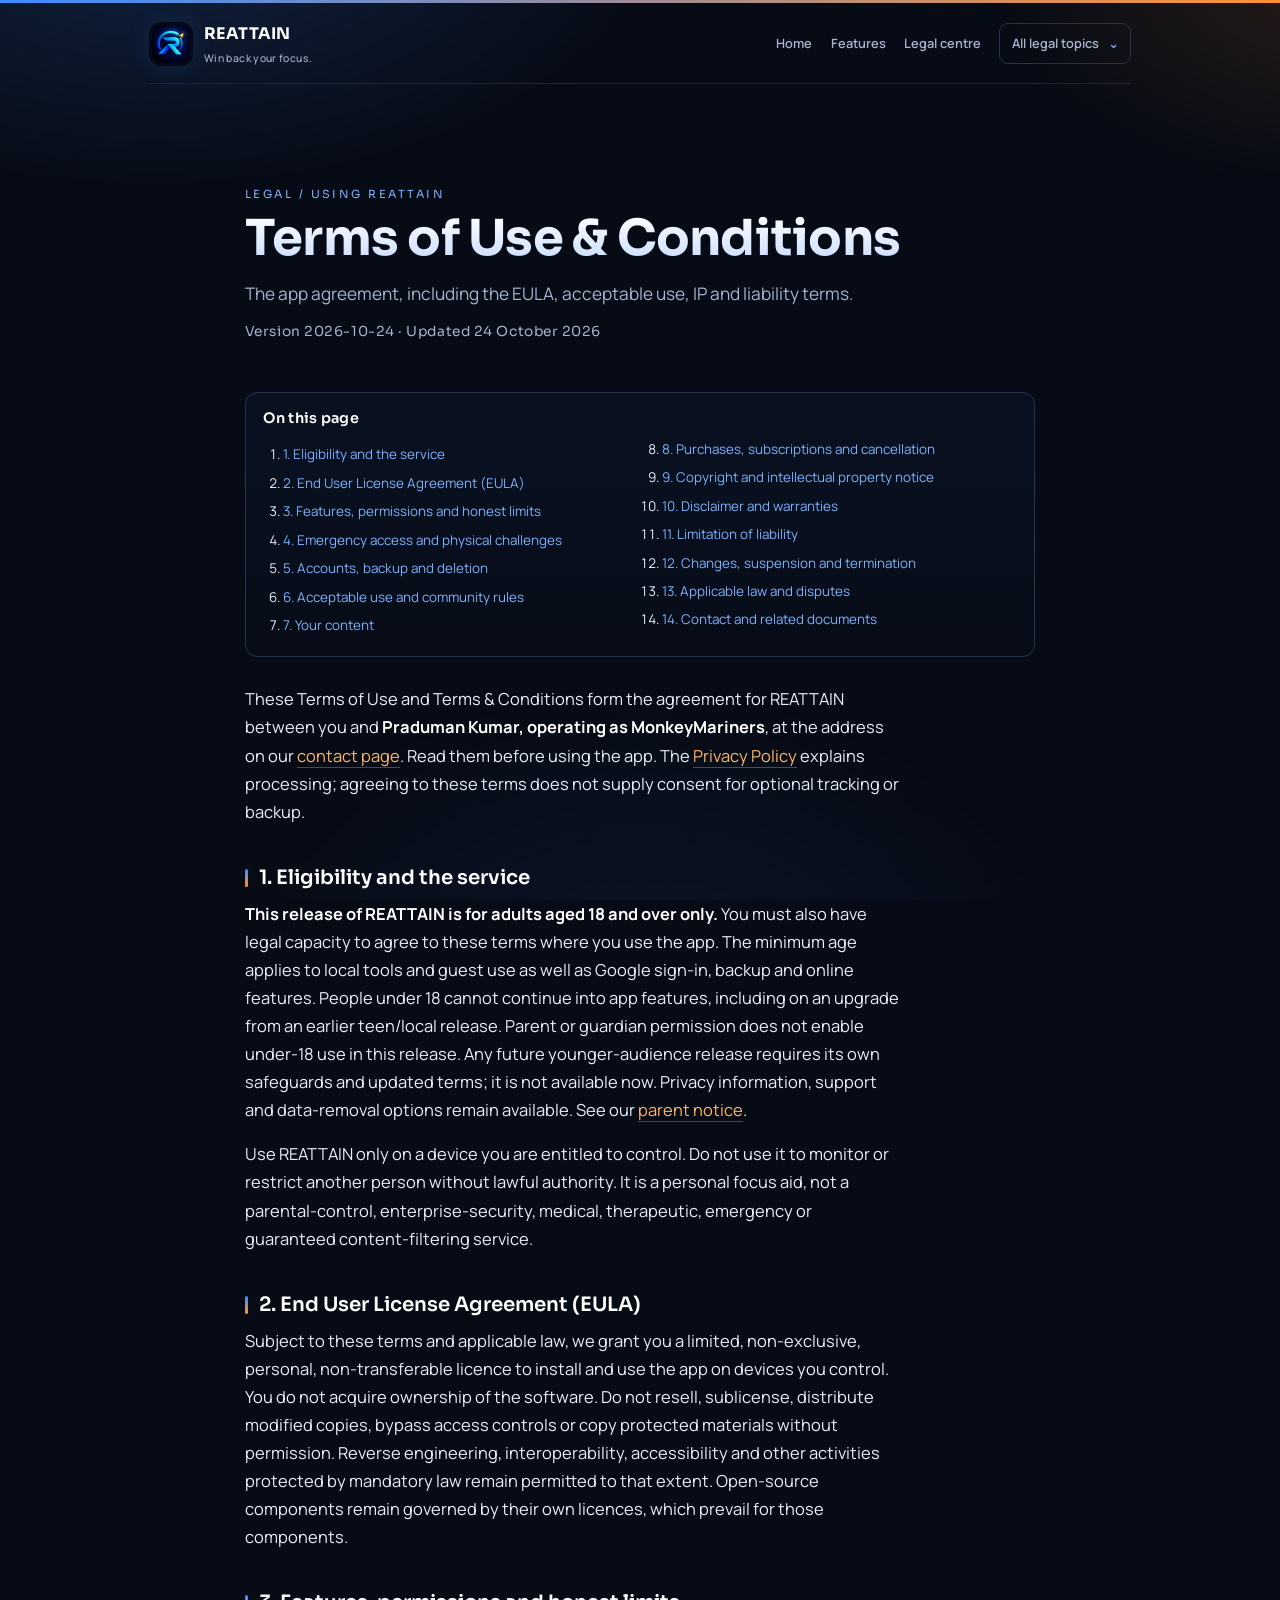
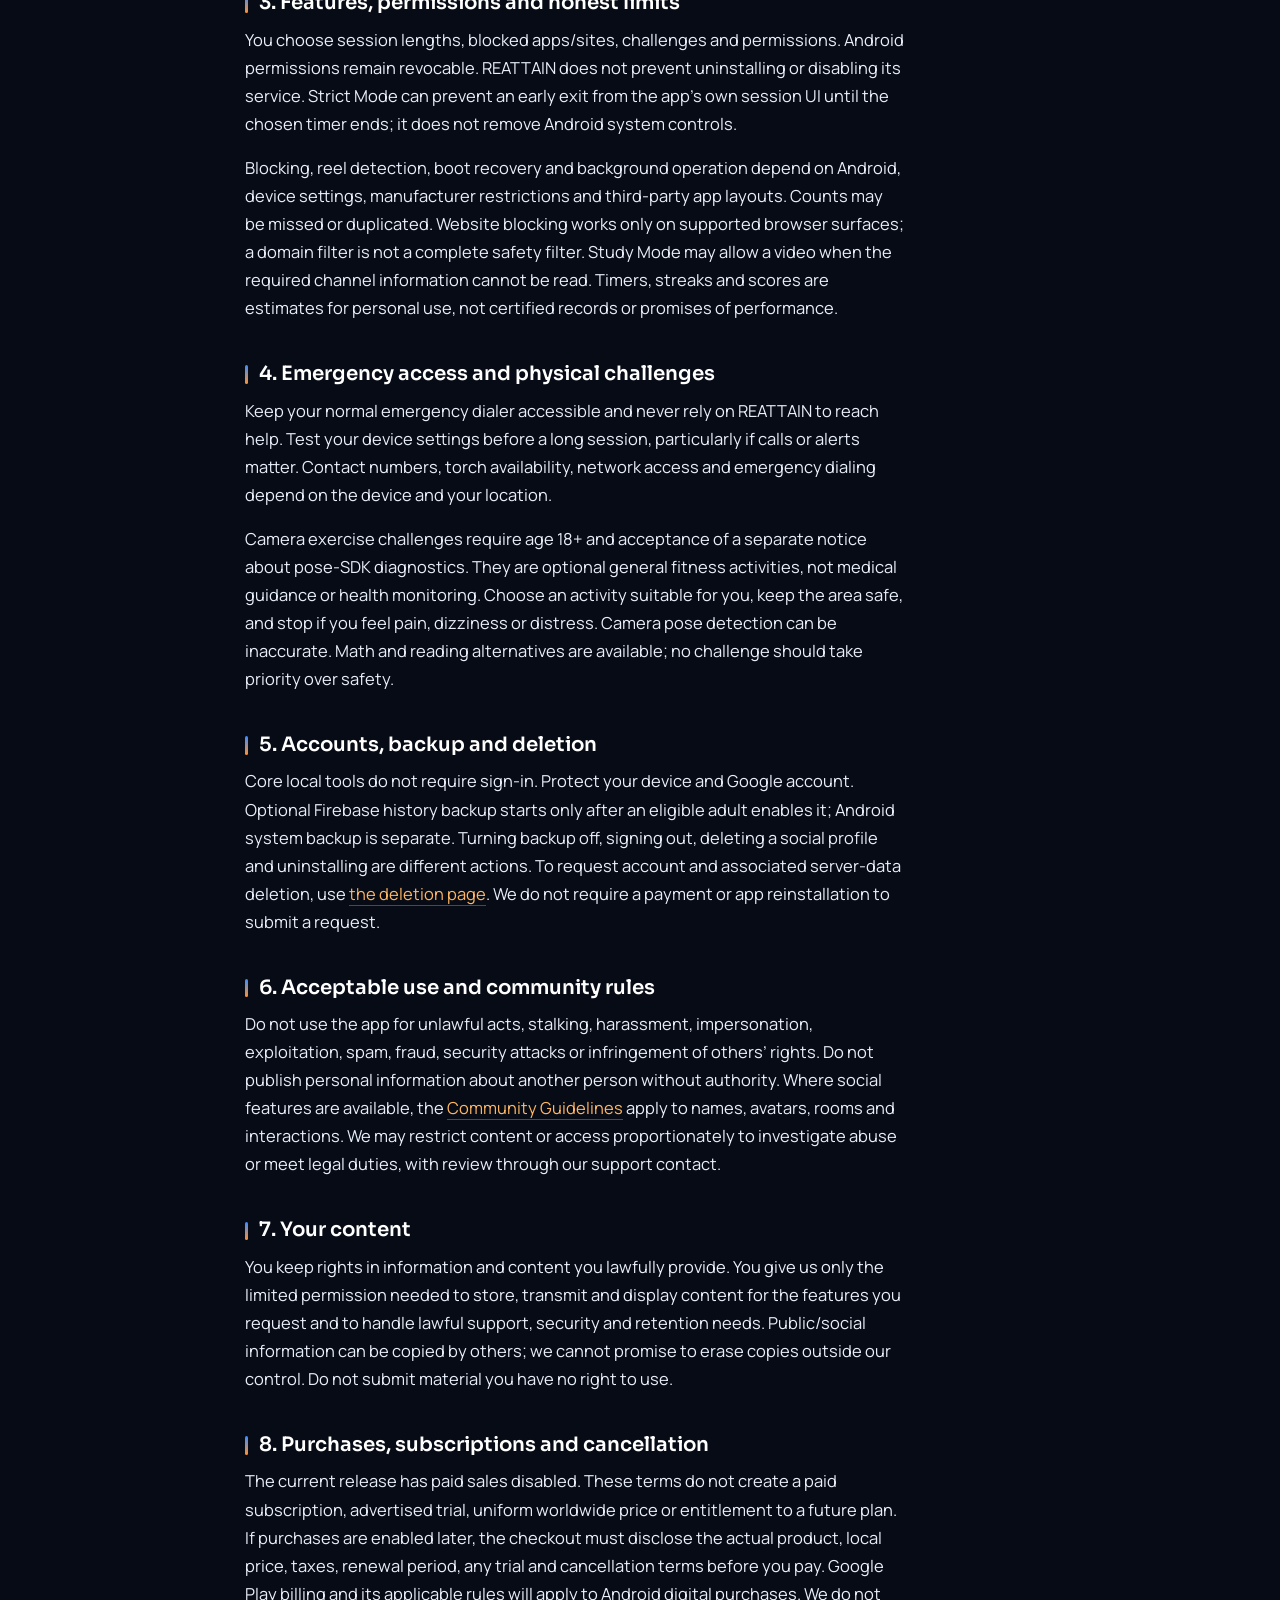
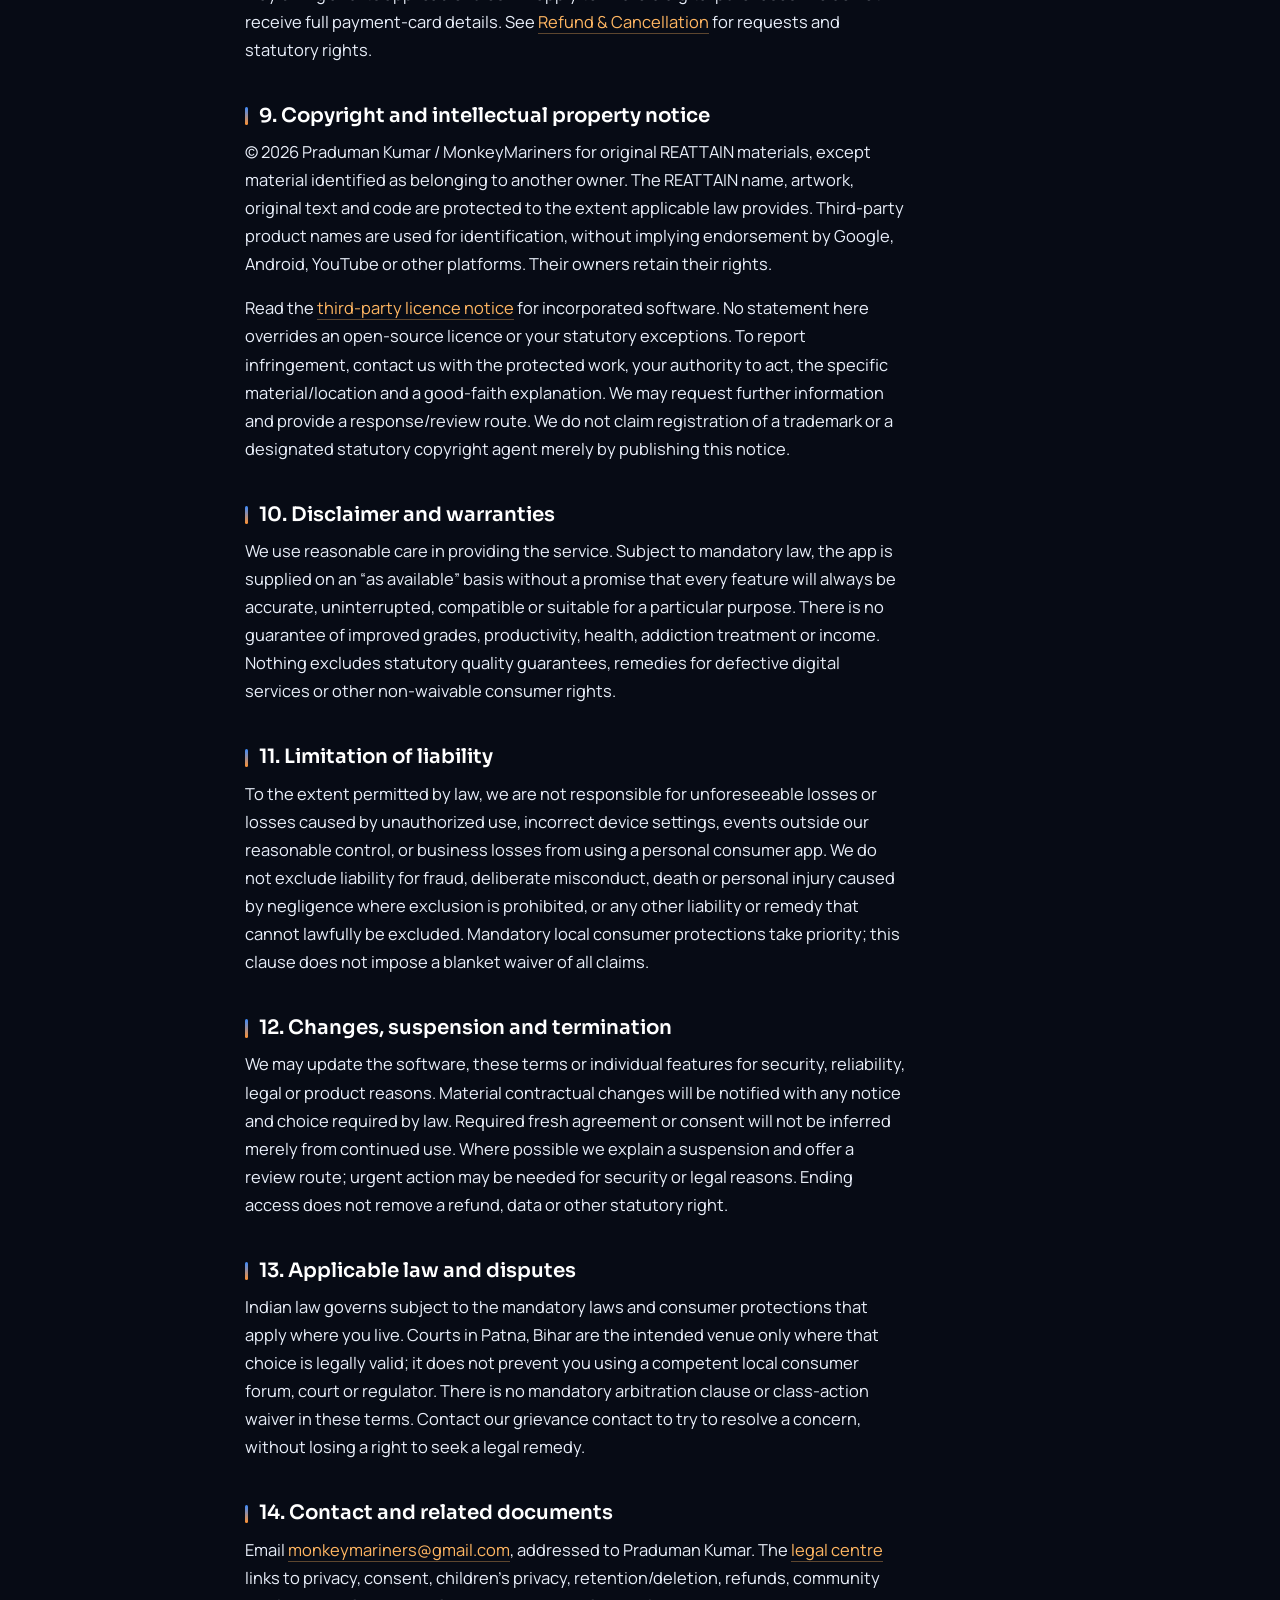
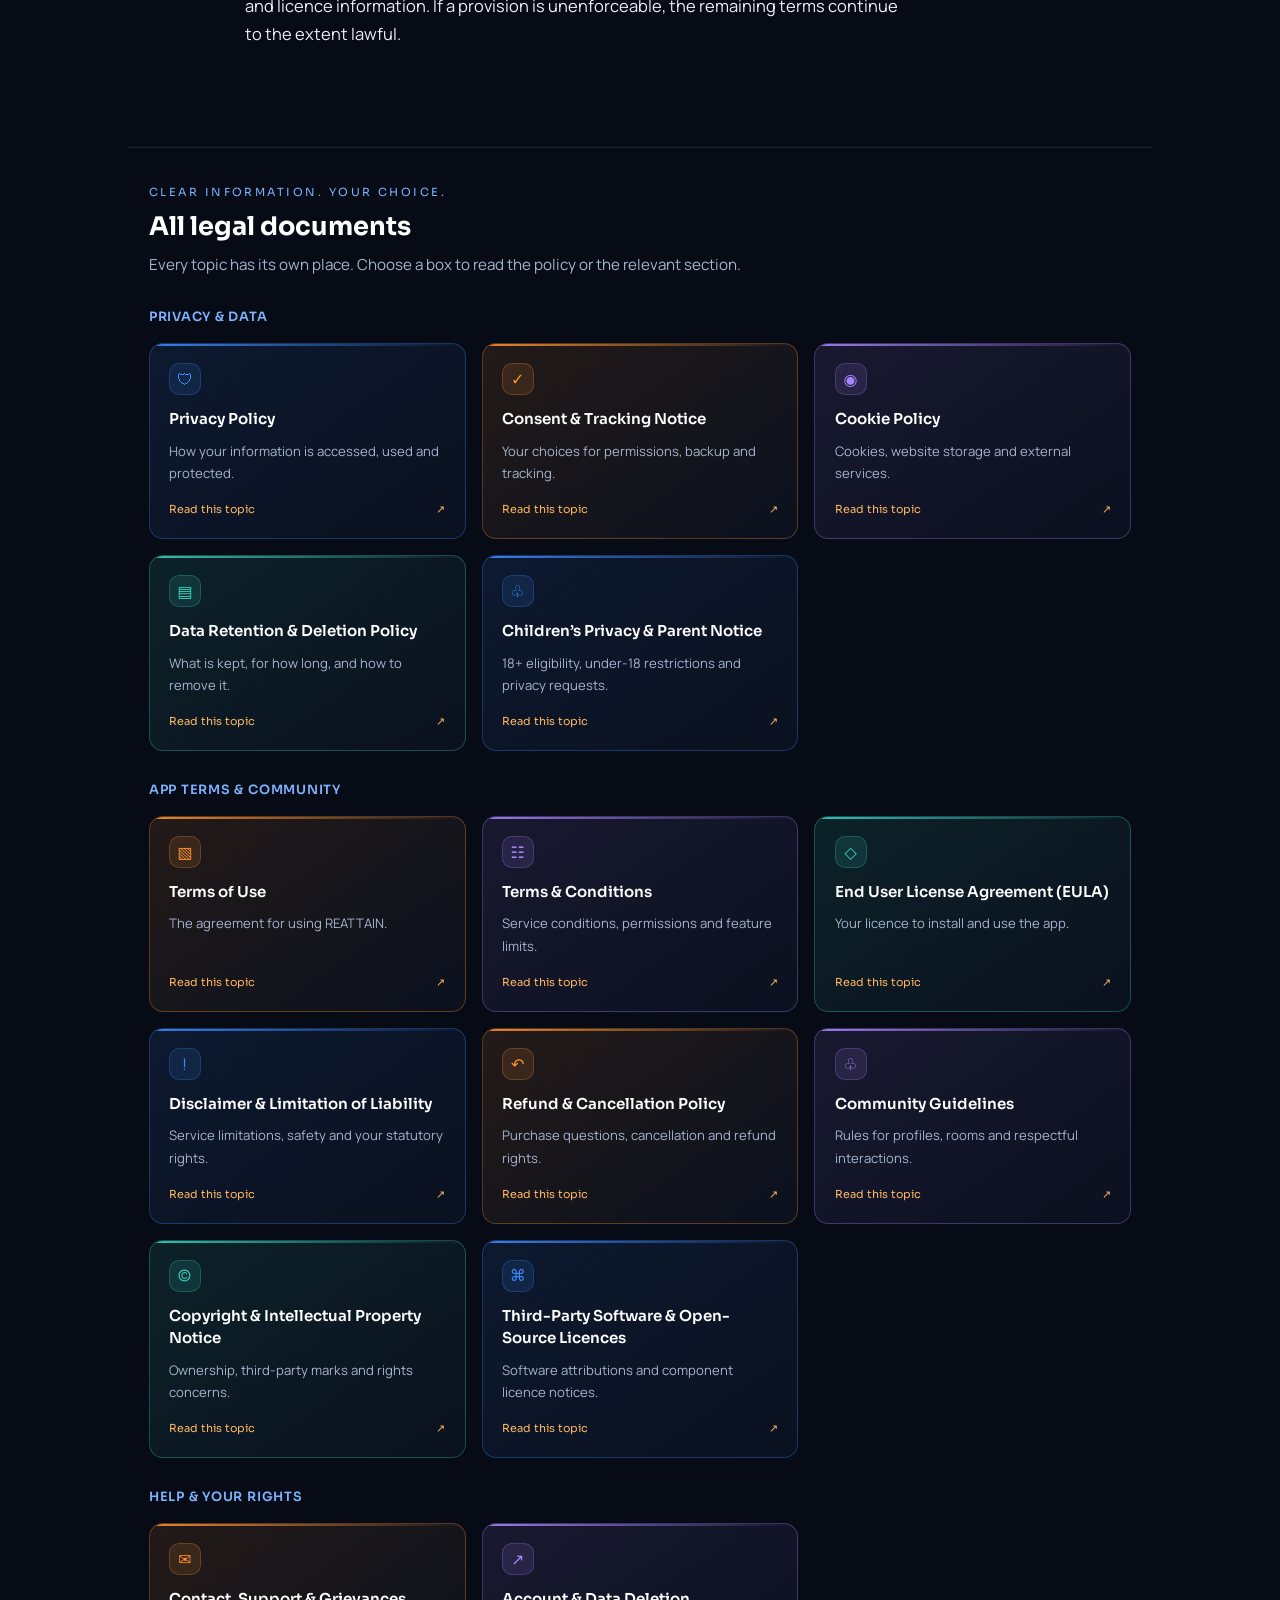
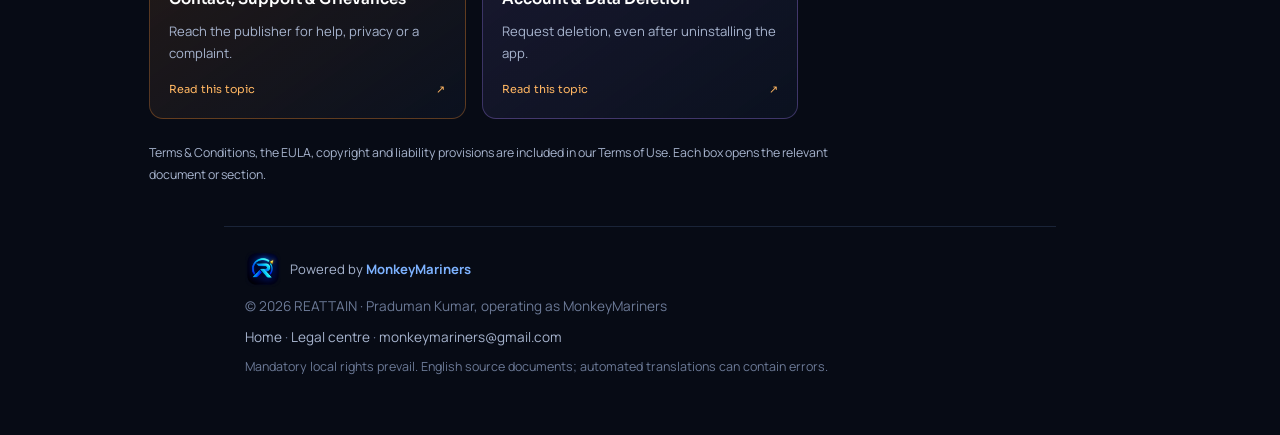
<file: terms-of-use.html>
<!DOCTYPE html>
<html lang="en"><head><meta charset="utf-8"><meta name="viewport" content="width=device-width, initial-scale=1">
<meta name="description" content="The app agreement, including the EULA, acceptable use, IP and liability terms.">
<meta http-equiv="Content-Security-Policy" content="default-src 'none'; style-src 'self'; font-src 'self'; img-src 'self' data:; base-uri 'none'; form-action 'none'">
<meta name="referrer" content="strict-origin-when-cross-origin"><title>Terms of Use &amp; Conditions | REATTAIN</title>
<link rel="icon" type="image/png" href="favicon.png"><link rel="stylesheet" href="style.css"></head>
<body><a class="skip" href="#main">Skip to content</a><div class="bg-accents" aria-hidden="true"></div>
<header class="site-header">
  <div class="site-header-inner">
    <a class="brand" href="home.html" aria-label="REATTAIN home">
      <img class="brand-logo" src="favicon.png" width="44" height="44" alt="">
      <span>REATTAIN<small>Win back your focus.</small></span>
    </a>
    <nav class="site-links" aria-label="Main navigation">
      <a href="home.html">Home</a>
      <a href="home.html#features">Features</a>
      <a href="legal.html">Legal centre</a>
      <details class="legal-menu">
        <summary>All legal topics</summary>
        <div class="legal-menu-panel">
          <div class="legal-menu-column">
            <h3>Privacy &amp; data</h3>
            <ul>
              <li><a href="privacy-policy.html">Privacy Policy</a></li>
              <li><a href="consent-notice.html">Consent &amp; Tracking Notice</a></li>
              <li><a href="cookie-policy.html">Cookie Policy</a></li>
              <li><a href="data-retention.html">Data Retention &amp; Deletion Policy</a></li>
              <li><a href="children-privacy.html">Children’s Privacy &amp; Parent Notice</a></li>
            </ul>
          </div>
          <div class="legal-menu-column">
            <h3>App terms &amp; community</h3>
            <ul>
              <li><a href="terms-of-use.html">Terms of Use</a></li>
              <li><a href="terms-of-use.html#features">Terms &amp; Conditions</a></li>
              <li><a href="terms-of-use.html#licence">End User License Agreement (EULA)</a></li>
              <li><a href="terms-of-use.html#disclaimers">Disclaimer &amp; Limitation of Liability</a></li>
              <li><a href="refund-policy.html">Refund &amp; Cancellation Policy</a></li>
              <li><a href="community-guidelines.html">Community Guidelines</a></li>
              <li><a href="terms-of-use.html#intellectual-property">Copyright &amp; Intellectual Property Notice</a></li>
              <li><a href="open-source-licenses.html">Third-Party Software &amp; Open-Source Licences</a></li>
            </ul>
          </div>
          <div class="legal-menu-column">
            <h3>Help &amp; your rights</h3>
            <ul>
              <li><a href="contact.html">Contact, Support &amp; Grievances</a></li>
              <li><a href="delete-account.html">Account &amp; Data Deletion</a></li>
            </ul>
          </div>
        </div>
      </details>
    </nav>
  </div>
</header>
<div class="hero"><p class="eyebrow">Legal / Using REATTAIN</p><h1>Terms of Use &amp; Conditions</h1><p class="lede">The app agreement, including the EULA, acceptable use, IP and liability terms.</p>
<p class="updated">Version 2026-10-24 · Updated 24 October 2026</p></div>
<main id="main" class="doc"><nav class="toc" aria-label="On this page"><h2>On this page</h2><ol><li><a href="#eligibility">1. Eligibility and the service</a></li><li><a href="#licence">2. End User License Agreement (EULA)</a></li><li><a href="#features">3. Features, permissions and honest limits</a></li><li><a href="#safety">4. Emergency access and physical challenges</a></li><li><a href="#accounts">5. Accounts, backup and deletion</a></li><li><a href="#acceptable-use">6. Acceptable use and community rules</a></li><li><a href="#your-content">7. Your content</a></li><li><a href="#payments">8. Purchases, subscriptions and cancellation</a></li><li><a href="#intellectual-property">9. Copyright and intellectual property notice</a></li><li><a href="#disclaimers">10. Disclaimer and warranties</a></li><li><a href="#liability">11. Limitation of liability</a></li><li><a href="#changes">12. Changes, suspension and termination</a></li><li><a href="#law">13. Applicable law and disputes</a></li><li><a href="#contact">14. Contact and related documents</a></li></ol></nav>
<p>These Terms of Use and Terms &amp; Conditions form the agreement for REATTAIN between you and <strong>Praduman Kumar, operating as MonkeyMariners</strong>, at the address on our <a href="contact.html">contact page</a>. Read them before using the app. The <a href="privacy-policy.html">Privacy Policy</a> explains processing; agreeing to these terms does not supply consent for optional tracking or backup.</p>
<h2 id="eligibility">1. Eligibility and the service</h2>
<p><strong>This release of REATTAIN is for adults aged 18 and over only.</strong> You must also have legal capacity to agree to these terms where you use the app. The minimum age applies to local tools and guest use as well as Google sign-in, backup and online features. People under 18 cannot continue into app features, including on an upgrade from an earlier teen/local release. Parent or guardian permission does not enable under-18 use in this release. Any future younger-audience release requires its own safeguards and updated terms; it is not available now. Privacy information, support and data-removal options remain available. See our <a href="children-privacy.html">parent notice</a>.</p>
<p>Use REATTAIN only on a device you are entitled to control. Do not use it to monitor or restrict another person without lawful authority. It is a personal focus aid, not a parental-control, enterprise-security, medical, therapeutic, emergency or guaranteed content-filtering service.</p>
<h2 id="licence">2. End User License Agreement (EULA)</h2>
<p>Subject to these terms and applicable law, we grant you a limited, non-exclusive, personal, non-transferable licence to install and use the app on devices you control. You do not acquire ownership of the software. Do not resell, sublicense, distribute modified copies, bypass access controls or copy protected materials without permission. Reverse engineering, interoperability, accessibility and other activities protected by mandatory law remain permitted to that extent. Open-source components remain governed by their own licences, which prevail for those components.</p>
<h2 id="features">3. Features, permissions and honest limits</h2>
<p>You choose session lengths, blocked apps/sites, challenges and permissions. Android permissions remain revocable. REATTAIN does not prevent uninstalling or disabling its service. Strict Mode can prevent an early exit from the app’s own session UI until the chosen timer ends; it does not remove Android system controls.</p>
<p>Blocking, reel detection, boot recovery and background operation depend on Android, device settings, manufacturer restrictions and third-party app layouts. Counts may be missed or duplicated. Website blocking works only on supported browser surfaces; a domain filter is not a complete safety filter. Study Mode may allow a video when the required channel information cannot be read. Timers, streaks and scores are estimates for personal use, not certified records or promises of performance.</p>
<h2 id="safety">4. Emergency access and physical challenges</h2>
<p>Keep your normal emergency dialer accessible and never rely on REATTAIN to reach help. Test your device settings before a long session, particularly if calls or alerts matter. Contact numbers, torch availability, network access and emergency dialing depend on the device and your location.</p>
<p>Camera exercise challenges require age 18+ and acceptance of a separate notice about pose-SDK diagnostics. They are optional general fitness activities, not medical guidance or health monitoring. Choose an activity suitable for you, keep the area safe, and stop if you feel pain, dizziness or distress. Camera pose detection can be inaccurate. Math and reading alternatives are available; no challenge should take priority over safety.</p>
<h2 id="accounts">5. Accounts, backup and deletion</h2>
<p>Core local tools do not require sign-in. Protect your device and Google account. Optional Firebase history backup starts only after an eligible adult enables it; Android system backup is separate. Turning backup off, signing out, deleting a social profile and uninstalling are different actions. To request account and associated server-data deletion, use <a href="delete-account.html">the deletion page</a>. We do not require a payment or app reinstallation to submit a request.</p>
<h2 id="acceptable-use">6. Acceptable use and community rules</h2>
<p>Do not use the app for unlawful acts, stalking, harassment, impersonation, exploitation, spam, fraud, security attacks or infringement of others’ rights. Do not publish personal information about another person without authority. Where social features are available, the <a href="community-guidelines.html">Community Guidelines</a> apply to names, avatars, rooms and interactions. We may restrict content or access proportionately to investigate abuse or meet legal duties, with review through our support contact.</p>
<h2 id="your-content">7. Your content</h2>
<p>You keep rights in information and content you lawfully provide. You give us only the limited permission needed to store, transmit and display content for the features you request and to handle lawful support, security and retention needs. Public/social information can be copied by others; we cannot promise to erase copies outside our control. Do not submit material you have no right to use.</p>
<h2 id="payments">8. Purchases, subscriptions and cancellation</h2>
<p>The current release has paid sales disabled. These terms do not create a paid subscription, advertised trial, uniform worldwide price or entitlement to a future plan. If purchases are enabled later, the checkout must disclose the actual product, local price, taxes, renewal period, any trial and cancellation terms before you pay. Google Play billing and its applicable rules will apply to Android digital purchases. We do not receive full payment-card details. See <a href="refund-policy.html">Refund &amp; Cancellation</a> for requests and statutory rights.</p>
<h2 id="intellectual-property">9. Copyright and intellectual property notice</h2>
<p>© 2026 Praduman Kumar / MonkeyMariners for original REATTAIN materials, except material identified as belonging to another owner. The REATTAIN name, artwork, original text and code are protected to the extent applicable law provides. Third-party product names are used for identification, without implying endorsement by Google, Android, YouTube or other platforms. Their owners retain their rights.</p>
<p>Read the <a href="open-source-licenses.html">third-party licence notice</a> for incorporated software. No statement here overrides an open-source licence or your statutory exceptions. To report infringement, contact us with the protected work, your authority to act, the specific material/location and a good-faith explanation. We may request further information and provide a response/review route. We do not claim registration of a trademark or a designated statutory copyright agent merely by publishing this notice.</p>
<h2 id="disclaimers">10. Disclaimer and warranties</h2>
<p>We use reasonable care in providing the service. Subject to mandatory law, the app is supplied on an “as available” basis without a promise that every feature will always be accurate, uninterrupted, compatible or suitable for a particular purpose. There is no guarantee of improved grades, productivity, health, addiction treatment or income. Nothing excludes statutory quality guarantees, remedies for defective digital services or other non-waivable consumer rights.</p>
<h2 id="liability">11. Limitation of liability</h2>
<p>To the extent permitted by law, we are not responsible for unforeseeable losses or losses caused by unauthorized use, incorrect device settings, events outside our reasonable control, or business losses from using a personal consumer app. We do not exclude liability for fraud, deliberate misconduct, death or personal injury caused by negligence where exclusion is prohibited, or any other liability or remedy that cannot lawfully be excluded. Mandatory local consumer protections take priority; this clause does not impose a blanket waiver of all claims.</p>
<h2 id="changes">12. Changes, suspension and termination</h2>
<p>We may update the software, these terms or individual features for security, reliability, legal or product reasons. Material contractual changes will be notified with any notice and choice required by law. Required fresh agreement or consent will not be inferred merely from continued use. Where possible we explain a suspension and offer a review route; urgent action may be needed for security or legal reasons. Ending access does not remove a refund, data or other statutory right.</p>
<h2 id="law">13. Applicable law and disputes</h2>
<p>Indian law governs subject to the mandatory laws and consumer protections that apply where you live. Courts in Patna, Bihar are the intended venue only where that choice is legally valid; it does not prevent you using a competent local consumer forum, court or regulator. There is no mandatory arbitration clause or class-action waiver in these terms. Contact our grievance contact to try to resolve a concern, without losing a right to seek a legal remedy.</p>
<h2 id="contact">14. Contact and related documents</h2>
<p>Email <a href="mailto:monkeymariners@gmail.com">monkeymariners@gmail.com</a>, addressed to Praduman Kumar. The <a href="legal.html">legal centre</a> links to privacy, consent, children’s privacy, retention/deletion, refunds, community and licence information. If a provision is unenforceable, the remaining terms continue to the extent lawful.</p>
</main>
<section class="legal-directory" id="legal-documents" aria-labelledby="legal-directory-title">
  <div class="directory-heading">
    <p class="eyebrow">Clear information. Your choice.</p>
    <h2 id="legal-directory-title">All legal documents</h2>
    <p>Every topic has its own place. Choose a box to read the policy or the relevant section.</p>
  </div>
    <section class="legal-topic-group" aria-labelledby="legal-privacy">
      <h3 class="directory-group-title" id="legal-privacy">Privacy &amp; data</h3>
      <div class="legal-topic-grid">
        <a class="legal-topic tone-blue" href="privacy-policy.html">
          <span class="topic-icon" aria-hidden="true">🛡</span>
          <h3>Privacy Policy</h3>
          <p>How your information is accessed, used and protected.</p>
          <span class="topic-action">Read this topic <span aria-hidden="true">↗</span></span>
        </a>
        <a class="legal-topic tone-orange" href="consent-notice.html">
          <span class="topic-icon" aria-hidden="true">✓</span>
          <h3>Consent &amp; Tracking Notice</h3>
          <p>Your choices for permissions, backup and tracking.</p>
          <span class="topic-action">Read this topic <span aria-hidden="true">↗</span></span>
        </a>
        <a class="legal-topic tone-violet" href="cookie-policy.html">
          <span class="topic-icon" aria-hidden="true">◉</span>
          <h3>Cookie Policy</h3>
          <p>Cookies, website storage and external services.</p>
          <span class="topic-action">Read this topic <span aria-hidden="true">↗</span></span>
        </a>
        <a class="legal-topic tone-teal" href="data-retention.html">
          <span class="topic-icon" aria-hidden="true">▤</span>
          <h3>Data Retention &amp; Deletion Policy</h3>
          <p>What is kept, for how long, and how to remove it.</p>
          <span class="topic-action">Read this topic <span aria-hidden="true">↗</span></span>
        </a>
        <a class="legal-topic tone-blue" href="children-privacy.html">
          <span class="topic-icon" aria-hidden="true">♧</span>
          <h3>Children’s Privacy &amp; Parent Notice</h3>
          <p>18+ eligibility, under-18 restrictions and privacy requests.</p>
          <span class="topic-action">Read this topic <span aria-hidden="true">↗</span></span>
        </a>
      </div>
    </section>
    <section class="legal-topic-group" aria-labelledby="legal-terms">
      <h3 class="directory-group-title" id="legal-terms">App terms &amp; community</h3>
      <div class="legal-topic-grid">
        <a class="legal-topic tone-orange" href="terms-of-use.html">
          <span class="topic-icon" aria-hidden="true">▧</span>
          <h3>Terms of Use</h3>
          <p>The agreement for using REATTAIN.</p>
          <span class="topic-action">Read this topic <span aria-hidden="true">↗</span></span>
        </a>
        <a class="legal-topic tone-violet" href="terms-of-use.html#features">
          <span class="topic-icon" aria-hidden="true">☷</span>
          <h3>Terms &amp; Conditions</h3>
          <p>Service conditions, permissions and feature limits.</p>
          <span class="topic-action">Read this topic <span aria-hidden="true">↗</span></span>
        </a>
        <a class="legal-topic tone-teal" href="terms-of-use.html#licence">
          <span class="topic-icon" aria-hidden="true">◇</span>
          <h3>End User License Agreement (EULA)</h3>
          <p>Your licence to install and use the app.</p>
          <span class="topic-action">Read this topic <span aria-hidden="true">↗</span></span>
        </a>
        <a class="legal-topic tone-blue" href="terms-of-use.html#disclaimers">
          <span class="topic-icon" aria-hidden="true">!</span>
          <h3>Disclaimer &amp; Limitation of Liability</h3>
          <p>Service limitations, safety and your statutory rights.</p>
          <span class="topic-action">Read this topic <span aria-hidden="true">↗</span></span>
        </a>
        <a class="legal-topic tone-orange" href="refund-policy.html">
          <span class="topic-icon" aria-hidden="true">↶</span>
          <h3>Refund &amp; Cancellation Policy</h3>
          <p>Purchase questions, cancellation and refund rights.</p>
          <span class="topic-action">Read this topic <span aria-hidden="true">↗</span></span>
        </a>
        <a class="legal-topic tone-violet" href="community-guidelines.html">
          <span class="topic-icon" aria-hidden="true">♧</span>
          <h3>Community Guidelines</h3>
          <p>Rules for profiles, rooms and respectful interactions.</p>
          <span class="topic-action">Read this topic <span aria-hidden="true">↗</span></span>
        </a>
        <a class="legal-topic tone-teal" href="terms-of-use.html#intellectual-property">
          <span class="topic-icon" aria-hidden="true">©</span>
          <h3>Copyright &amp; Intellectual Property Notice</h3>
          <p>Ownership, third-party marks and rights concerns.</p>
          <span class="topic-action">Read this topic <span aria-hidden="true">↗</span></span>
        </a>
        <a class="legal-topic tone-blue" href="open-source-licenses.html">
          <span class="topic-icon" aria-hidden="true">⌘</span>
          <h3>Third-Party Software &amp; Open-Source Licences</h3>
          <p>Software attributions and component licence notices.</p>
          <span class="topic-action">Read this topic <span aria-hidden="true">↗</span></span>
        </a>
      </div>
    </section>
    <section class="legal-topic-group" aria-labelledby="legal-help">
      <h3 class="directory-group-title" id="legal-help">Help &amp; your rights</h3>
      <div class="legal-topic-grid">
        <a class="legal-topic tone-orange" href="contact.html">
          <span class="topic-icon" aria-hidden="true">✉</span>
          <h3>Contact, Support &amp; Grievances</h3>
          <p>Reach the publisher for help, privacy or a complaint.</p>
          <span class="topic-action">Read this topic <span aria-hidden="true">↗</span></span>
        </a>
        <a class="legal-topic tone-violet" href="delete-account.html">
          <span class="topic-icon" aria-hidden="true">↗</span>
          <h3>Account &amp; Data Deletion</h3>
          <p>Request deletion, even after uninstalling the app.</p>
          <span class="topic-action">Read this topic <span aria-hidden="true">↗</span></span>
        </a>
      </div>
    </section>
  <p class="directory-note">Terms &amp; Conditions, the EULA, copyright and liability provisions are included in our Terms of Use. Each box opens the relevant document or section.</p>
</section>
<footer class="foot">
  <div class="footer-brand"><img src="favicon.png" width="36" height="36" alt=""><span>Powered by <strong>MonkeyMariners</strong></span></div>
  <p>© 2026 REATTAIN · Praduman Kumar, operating as MonkeyMariners</p>
  <p><a href="home.html">Home</a> · <a href="legal.html">Legal centre</a> · <a href="mailto:monkeymariners@gmail.com">monkeymariners@gmail.com</a></p>
  <p>Mandatory local rights prevail. English source documents; automated translations can contain errors.</p>
</footer></body></html>
</file>
<file: style.css>
/* Same Sora / Manrope typography as the original site, hosted locally. */
@font-face{font-family:"Sora";font-style:normal;font-weight:100 800;font-display:swap;src:url("fonts/Sora-Variable.ttf") format("truetype")}
@font-face{font-family:"Manrope";font-style:normal;font-weight:200 800;font-display:swap;src:url("fonts/Manrope-Variable.ttf") format("truetype")}
/* REATTAIN legal pages — futuristic dark theme in the app's palette:
   near-black navy, electric blue, orange sun, white. Shared by every page. */
:root{
  --bg:#070B15; --bg-soft:#0C1322; --bg-card:#0F1728;
  --ink:#E9EFFA; --ink-2:#A7B4CE; --ink-3:#6C7A97;
  --line:#1A2438; --line-2:#26344E;
  --blue:#3D8BFF; --blue-2:#7DB2FF;
  --orange:#FF9130; --orange-2:#FFB662;
  --white:#FFFFFF;
}
*{box-sizing:border-box}
html{scroll-behavior:smooth}
body{
  margin:0; background:var(--bg); color:var(--ink);
  font-family:"Manrope",system-ui,-apple-system,sans-serif;
  font-size:16.5px; line-height:1.7; -webkit-font-smoothing:antialiased;
  overflow-x:hidden;
}
body::before{ /* thin gradient bar at the very top */
  content:""; position:fixed; inset:0 0 auto 0; height:3px; z-index:10;
  background:linear-gradient(90deg,var(--blue),var(--orange));
}
.bg-accents{ /* ambient glows */
  position:fixed; inset:0; z-index:-1; pointer-events:none;
  background:
    radial-gradient(55rem 30rem at 12% -10%, rgba(61,139,255,.20), transparent 60%),
    radial-gradient(42rem 26rem at 105% -4%, rgba(255,145,48,.14), transparent 55%),
    radial-gradient(48rem 40rem at 50% 118%, rgba(61,139,255,.10), transparent 60%);
}

/* hero */
.hero{max-width:52rem; margin:0 auto; padding:clamp(2.6rem,7vw,4.4rem) 1.3rem 1.4rem;}
.brand{display:inline-flex; align-items:center; gap:.55rem; text-decoration:none;
  font-family:"Sora",sans-serif; font-weight:700; color:var(--white); font-size:1.06rem; letter-spacing:.01em;}
.brand .dot{width:.72rem; height:.72rem; border-radius:4px;
  background:linear-gradient(135deg,var(--blue),var(--orange)); box-shadow:0 0 14px rgba(61,139,255,.6);}
.eyebrow{font-family:"Sora",sans-serif; text-transform:uppercase; letter-spacing:.22em;
  font-size:.7rem; color:var(--blue-2); margin:1.9rem 0 .55rem;}
.hero h1{font-family:"Sora",sans-serif; font-weight:700; font-size:clamp(2.1rem,6.2vw,3.1rem);
  line-height:1.04; letter-spacing:-.015em; margin:0; text-wrap:balance;
  background:linear-gradient(180deg,#ffffff,#c8dcff); -webkit-background-clip:text; background-clip:text; color:transparent;}
.updated{margin:.75rem 0 0; color:var(--ink-3); font-family:"Sora",sans-serif; font-size:.86rem; letter-spacing:.04em;}

/* document body */
.doc{max-width:52rem; margin:0 auto; padding:1rem 1.3rem 2rem;}
.doc h2{font-family:"Sora",sans-serif; font-weight:600; font-size:1.24rem; line-height:1.25;
  color:var(--white); margin:2.5rem 0 .6rem; padding-left:.9rem; position:relative; text-wrap:balance;}
.doc h2::before{content:""; position:absolute; left:0; top:.16em; bottom:.16em; width:3px; border-radius:3px;
  background:linear-gradient(180deg,var(--blue),var(--orange));}
.doc p{margin:0 0 1rem; max-width:66ch; color:var(--ink);}
.doc strong{color:var(--white); font-weight:700;}
.doc em{color:var(--blue-2); font-style:normal;}
.doc a{color:var(--orange-2); text-decoration:none; border-bottom:1px solid rgba(255,182,98,.35);}
.doc a:hover{color:var(--orange);}
.doc ul{padding-left:1.2rem; margin:0 0 1rem;}
.doc li{margin:.4rem 0; color:var(--ink);}
.doc ul.never li{list-style:none; position:relative; padding-left:1.7rem;}
.doc ul.never li::before{content:"✕"; position:absolute; left:0; top:0; color:var(--orange); font-weight:700;}
.box{border:1px solid var(--line-2); border-left:3px solid var(--blue); border-radius:12px;
  background:linear-gradient(180deg,rgba(61,139,255,.08),rgba(61,139,255,.015)); padding:.35rem 1.1rem; margin:1.5rem 0;}
code{background:rgba(120,140,180,.18); padding:.12rem .4rem; border-radius:5px; font-size:.9em;}

/* tables */
.tbl-wrap{overflow-x:auto; margin:1.1rem 0; border:1px solid var(--line); border-radius:12px;}
table{width:100%; border-collapse:separate; border-spacing:0; font-size:.94rem; min-width:30rem;}
th,td{text-align:left; vertical-align:top; padding:.72rem .9rem; border-bottom:1px solid var(--line);}
th{background:var(--bg-soft); font-family:"Sora",sans-serif; font-weight:600; color:var(--blue-2);
  font-size:.72rem; letter-spacing:.05em; text-transform:uppercase;}
tr:last-child td{border-bottom:none;}
td{color:var(--ink-2);} td strong{color:var(--ink);}

/* bottom navigation — every page links to all four */
.doc-nav{max-width:52rem; margin:2.6rem auto 0; padding:1.6rem 1.3rem 0; border-top:1px solid var(--line);
  display:flex; flex-wrap:wrap; gap:.7rem;}
.doc-nav a{flex:1 1 8rem; text-align:center; text-decoration:none; font-family:"Sora",sans-serif;
  font-weight:600; font-size:.9rem; padding:.78rem 1rem; border-radius:12px; color:var(--ink-2);
  border:1px solid var(--line-2); background:var(--bg-soft); transition:transform .18s, box-shadow .18s, color .18s, border-color .18s;}
.doc-nav a:hover{color:var(--white); border-color:var(--blue); transform:translateY(-2px); box-shadow:0 10px 24px rgba(61,139,255,.18);}
.doc-nav a.active{color:#081020; border-color:transparent; background:linear-gradient(135deg,var(--blue),var(--orange)); box-shadow:0 10px 26px rgba(61,139,255,.30);}

/* footer */
.foot{max-width:52rem; margin:2.4rem auto 0; padding:1.5rem 1.3rem 3.6rem; border-top:1px solid var(--line);
  display:flex; flex-wrap:wrap; gap:.5rem 1.4rem; align-items:center; justify-content:space-between; color:var(--ink-3); font-size:.85rem;}
.foot .power{font-family:"Sora",sans-serif; color:var(--ink-2);}
.foot .power strong{font-weight:700; background:linear-gradient(135deg,var(--blue-2),var(--orange-2)); -webkit-background-clip:text; background-clip:text; color:transparent;}
.foot a{color:var(--ink-2); text-decoration:none;}
.foot a:hover{color:var(--orange-2);}

@media (max-width:520px){ .doc-nav a{flex:1 1 40%;} }
@media (prefers-reduced-motion:reduce){ *{transition:none!important;} html{scroll-behavior:auto;} }

/* Legal centre additions use the original site's type, colours and spacing. */
:root{color-scheme:dark}html{scroll-padding-top:1.5rem}body{overflow-wrap:anywhere}
a:focus-visible,[tabindex]:focus-visible{outline:3px solid var(--orange-2);outline-offset:5px;border-radius:4px}
.skip{position:absolute;top:-8rem;left:1rem;z-index:20;background:var(--bg-soft);color:var(--orange-2);padding:.7rem 1rem}.skip:focus{top:.75rem}
.top-nav{display:flex;flex-wrap:wrap;gap:.5rem 1.2rem;margin-top:1.2rem;font-size:.83rem}.top-nav a{color:var(--ink-2);text-decoration:none}.top-nav a:hover,.top-nav a[aria-current]{color:var(--orange-2)}
.lede{font-size:1.08rem;color:var(--ink-2);max-width:60ch;margin:.9rem 0 0}.doc h3{font-family:"Sora",sans-serif;font-size:1.06rem;font-weight:600;color:var(--white);line-height:1.4}
.toc{margin:.6rem 0 1.8rem;border:1px solid var(--line-2);border-radius:12px;padding:1rem 1.1rem;background:linear-gradient(180deg,rgba(61,139,255,.055),rgba(61,139,255,.01))}
.toc h2{font-size:.9rem;letter-spacing:.02em;margin:0 0 .7rem;padding:0}.toc h2:before{display:none}.toc ol{columns:2;column-gap:1.6rem;margin:0;padding-left:1.2rem}.toc li{font-size:.84rem;break-inside:avoid;margin:.35rem 0}.toc a{color:var(--blue-2);border-bottom:0}
.policy-grid{display:grid;grid-template-columns:repeat(2,minmax(0,1fr));gap:1rem}.doc a.policy-card{display:flex;flex-direction:column;gap:.5rem;border:1px solid var(--line-2);border-radius:16px;padding:1.3rem;background:linear-gradient(180deg,var(--bg-soft),rgba(12,19,34,.35));transition:transform .18s,border-color .18s,box-shadow .18s}
.policy-card h3{margin:0}.doc .policy-card p{margin:0 0 .5rem;color:var(--ink-2);font-size:.92rem}.policy-card span{margin-top:auto;color:var(--orange-2);font-family:"Sora",sans-serif;font-size:.76rem;font-weight:600}.doc a.policy-card:hover{border-color:var(--blue);transform:translateY(-3px);box-shadow:0 16px 32px rgba(61,139,255,.16)}
.doc a.button{display:inline-block;border:1px solid var(--line-2);border-radius:10px;padding:.65rem 1rem;background:linear-gradient(135deg,rgba(61,139,255,.18),rgba(255,145,48,.12));font-family:"Sora",sans-serif;font-size:.88rem;font-weight:600}
dt{font-family:"Sora",sans-serif;font-size:.83rem;color:var(--blue-2);font-weight:600}dd{margin:0 0 1rem}.foot p{margin:0}.foot p:last-child{flex-basis:100%;font-size:.78rem;line-height:1.6}.updated{color:var(--ink-2)}
@media(max-width:600px){.policy-grid{grid-template-columns:1fr}.toc ol{columns:1}.top-nav{gap:.5rem 1rem}.hero h1{overflow-wrap:anywhere}.doc-nav a{flex:1 1 40%}}
@media print{:root{color-scheme:light}body{background:#fff;color:#111}.bg-accents,.top-nav,.doc-nav,.skip,body:before{display:none}.hero h1{background:none;color:#111;-webkit-text-fill-color:#111}.doc p,.doc li,.doc strong,.doc h2,.doc h3,td{color:#111}.box,.toc,.policy-card{background:#fff;break-inside:avoid}.tbl-wrap{overflow:visible}table{min-width:0}.hero,.doc,.foot{max-width:none}.foot{color:#333}}

/* App showcase, logo navigation and the complete legal card directory. */
.tone-blue{--accent:61,139,255}.tone-orange{--accent:255,145,48}.tone-violet{--accent:168,133,255}.tone-teal{--accent:56,210,192}
.site-header{padding:1.25rem 1.3rem 0}.site-header-inner{position:relative;max-width:61.4rem;margin:0 auto;display:flex;align-items:center;justify-content:space-between;gap:1.25rem;padding-bottom:1rem;border-bottom:1px solid var(--line)}
.site-header .brand{gap:.7rem;font-size:1rem;flex-shrink:0}.brand-logo{width:44px;height:44px;border-radius:12px;box-shadow:0 0 24px rgba(61,139,255,.13)}.site-header .brand span{display:block}.brand small{display:block;font-family:"Manrope",sans-serif;font-size:.65rem;font-weight:500;letter-spacing:.035em;color:var(--ink-2);margin-top:.15rem}
.site-links{display:flex;align-items:center;gap:1.15rem;font-size:.8rem;font-weight:600}.site-links>a,.legal-menu summary{color:var(--ink-2);text-decoration:none;white-space:nowrap}.site-links>a:hover,.site-links>a[aria-current],.legal-menu[open] summary{color:var(--orange-2)}.legal-menu summary{cursor:pointer;list-style:none;border:1px solid var(--line-2);border-radius:9px;padding:.55rem .7rem}.legal-menu summary::-webkit-details-marker{display:none}.legal-menu summary:after{content:"⌄";margin-left:.6rem;color:var(--blue-2)}
.legal-menu-panel{position:absolute;top:calc(100% + .6rem);left:0;right:0;z-index:15;display:grid;grid-template-columns:1fr 1.3fr 1fr;gap:1.6rem;padding:1.5rem;border:1px solid var(--line-2);border-radius:16px;background:#0c1322;box-shadow:0 24px 70px rgba(0,0,0,.5);max-height:75vh;overflow-y:auto}.legal-menu-column h3{font-family:"Sora",sans-serif;font-size:.78rem;color:var(--blue-2);margin:0 0 .7rem}.legal-menu-column ul{list-style:none;padding:0;margin:0}.legal-menu-column li{margin:0}.legal-menu-column a{display:block;padding:.45rem .4rem;border-radius:6px;font-size:.8rem;color:var(--ink);text-decoration:none;line-height:1.5}.legal-menu-column a:hover{background:rgba(61,139,255,.12);color:var(--orange-2)}
.home-hero.hero{max-width:64rem;display:grid;grid-template-columns:1.7fr 1fr;gap:2rem;align-items:center;padding-top:3.5rem;padding-bottom:2rem}.home-hero .eyebrow{margin-top:0}.home-hero h1{font-size:clamp(2.2rem,5.4vw,3.35rem);line-height:1.12}.home-hero h1 span{color:var(--orange-2);-webkit-text-fill-color:var(--orange-2)}.home-intro{color:var(--ink-2);font-size:1.06rem;line-height:1.8;margin:1.2rem 0}.home-intro strong{color:var(--white);font-weight:600}.home-mark{text-align:center;position:relative}.home-mark img{width:100%;max-width:300px;height:auto;filter:drop-shadow(0 0 45px rgba(24,139,255,.15));border-radius:22%}.home-mark p{font-family:"Sora",sans-serif;color:var(--blue-2);font-size:.8rem;letter-spacing:.04em;margin:.8rem 0 0}
.hero-badges{display:flex;flex-wrap:wrap;gap:.45rem}.hero-badges span{border:1px solid var(--line-2);border-radius:999px;padding:.25rem .65rem;font-size:.7rem;color:var(--blue-2);background:rgba(61,139,255,.06)}.hero-badges span:nth-child(2){color:var(--orange-2);border-color:rgba(255,145,48,.3);background:rgba(255,145,48,.06)}.hero-actions{display:flex;flex-wrap:wrap;gap:.65rem;margin-top:1.6rem}.primary-action,.secondary-action{font-family:"Sora",sans-serif;font-weight:600;font-size:.79rem;border-radius:10px;padding:.8rem 1rem;text-decoration:none;display:inline-flex;align-items:center;gap:.8rem}.primary-action{background:linear-gradient(120deg,#5197ff,#7db2ff);color:#081020;box-shadow:0 10px 24px rgba(61,139,255,.18)}.primary-action:hover{color:#081020;background:#a5ccff}.secondary-action{color:var(--orange-2);border:1px solid rgba(255,145,48,.32);background:rgba(255,145,48,.055)}
.home-section,.legal-directory{max-width:64rem;margin:2.5rem auto 0;padding:0 1.3rem}.section-intro{margin-bottom:1.2rem}.section-intro .eyebrow,.directory-heading .eyebrow{margin:0 0 .5rem}.section-intro h2,.directory-heading h2{font-family:"Sora",sans-serif;font-size:1.6rem;line-height:1.3;color:var(--white);margin:0 0 .55rem}.section-intro>p:last-child,.directory-heading>p:last-child{color:var(--ink-2);font-size:.95rem;margin:0;max-width:66ch}
.feature-grid,.legal-topic-grid{display:grid;grid-template-columns:repeat(3,minmax(0,1fr));gap:1rem}.feature-card,.how-card{border:1px solid rgba(var(--accent),.3);border-radius:16px;padding:1.3rem;background:linear-gradient(145deg,rgba(var(--accent),.105),rgba(12,19,34,.7));box-shadow:inset 0 1px 0 rgba(var(--accent),.12);transition:transform .18s,border-color .18s}.feature-card:hover{transform:translateY(-3px);border-color:rgba(var(--accent),.7)}.feature-icon,.topic-icon{display:grid;place-items:center;width:2.5rem;height:2.5rem;border:1px solid rgba(var(--accent),.25);border-radius:10px;background:rgba(var(--accent),.12);font-size:1.2rem;color:rgb(var(--accent));margin-bottom:1rem}.feature-card h3,.how-card h3{font-family:"Sora",sans-serif;font-size:.99rem;color:var(--white);line-height:1.45;margin:0 0 .55rem;font-weight:600}.feature-card p,.how-card p{font-size:.88rem;color:var(--ink-2);line-height:1.75;margin:0}
.how-grid{display:grid;grid-template-columns:repeat(3,minmax(0,1fr));gap:1rem}.how-card{padding:1.25rem}.step-number{font-family:"Sora",sans-serif;font-size:1.5rem;font-weight:700;color:rgb(var(--accent));display:block;line-height:1;margin:0 0 1rem}.choice-band{display:grid;grid-template-columns:1fr 1.2fr;gap:2rem;padding:1.65rem;border:1px solid var(--line-2);border-left:3px solid var(--orange);border-radius:18px;background:linear-gradient(135deg,rgba(255,145,48,.07),rgba(61,139,255,.04))}.choice-band .eyebrow{margin:0 0 .6rem}.choice-band h2{font-family:"Sora",sans-serif;font-size:1.4rem;line-height:1.45;color:var(--white);margin:0 0 .7rem}.choice-band p,.choice-list li{font-size:.88rem;color:var(--ink-2)}.choice-list{margin:0;padding-left:1.1rem}.choice-list li{margin:0 0 .8rem}.choice-list li:last-child{margin-bottom:0}.choice-list strong{color:var(--ink);font-weight:700}.inline-link{color:var(--orange-2);text-decoration:none;font-size:.85rem}.home-limits{font-size:.78rem;color:var(--ink-2);line-height:1.8;margin:1rem .2rem 0}
.legal-directory{padding-top:2.2rem;border-top:1px solid var(--line);margin-top:3.2rem;margin-bottom:2.5rem}.directory-heading{margin-bottom:1.6rem}.legal-topic-group{margin-top:1.8rem}.directory-group-title{font-family:"Sora",sans-serif;font-size:.8rem;color:var(--blue-2);letter-spacing:.06em;text-transform:uppercase;margin:0 0 .9rem;font-weight:600}.legal-topic{position:relative;display:flex;flex-direction:column;text-decoration:none;border:1px solid rgba(var(--accent),.3);border-radius:14px;padding:1.2rem;background:linear-gradient(145deg,rgba(var(--accent),.115),rgba(12,19,34,.8));overflow:hidden;transition:transform .18s,border-color .18s,box-shadow .18s}.legal-topic:before{content:"";height:2px;position:absolute;left:0;top:0;right:0;background:linear-gradient(90deg,rgba(var(--accent),.9),rgba(var(--accent),0))}.legal-topic:hover{transform:translateY(-3px);border-color:rgba(var(--accent),.75);box-shadow:0 12px 28px rgba(var(--accent),.1)}.legal-topic h3{font-family:"Sora",sans-serif;font-size:.94rem;font-weight:600;line-height:1.5;color:var(--white);margin:0 0 .55rem}.legal-topic p{font-size:.82rem;line-height:1.7;color:var(--ink-2);margin:0 0 1rem}.legal-topic .topic-icon{width:2rem;height:2rem;font-size:1rem;margin-bottom:.8rem}.topic-action{margin-top:auto;font-family:"Sora",sans-serif;font-size:.69rem;color:var(--orange-2);display:flex;align-items:center;justify-content:space-between;gap:.6rem}.directory-note{font-size:.77rem;line-height:1.8;color:var(--ink-2);margin:1.4rem 0 0;max-width:90ch}.legal-shortcuts{display:flex;flex-wrap:wrap;gap:.6rem}.doc .legal-shortcuts a{padding:.5rem .8rem;border:1px solid var(--line-2);border-radius:8px;background:var(--bg-soft);font-size:.8rem}.legal-intro.doc{padding-bottom:0}.footer-brand{display:flex;align-items:center;gap:.6rem;color:var(--ink-2);font-size:.82rem}.footer-brand img{border-radius:9px}.footer-brand strong{color:var(--blue-2)}.foot>p{flex-basis:100%}
@media(max-width:800px){.home-hero.hero{grid-template-columns:1.55fr 1fr;gap:1rem}.home-hero h1{font-size:2.6rem}.feature-grid,.legal-topic-grid{grid-template-columns:repeat(2,minmax(0,1fr))}.site-links{gap:.7rem}.brand small{display:none}.choice-band{gap:1.3rem}.legal-menu-panel{gap:1rem;padding:1.15rem}}
@media(max-width:600px){.site-header{padding-top:1rem}.site-header-inner{align-items:flex-start;flex-direction:column;gap:.9rem}.site-links{width:100%;justify-content:space-between;gap:.45rem;font-size:.72rem}.brand small{display:block}.brand-logo{width:40px;height:40px}.legal-menu summary{padding:.45rem .55rem}.legal-menu-panel{grid-template-columns:1fr;max-height:65vh}.home-hero.hero{grid-template-columns:1fr;padding-top:2rem;gap:1.3rem}.home-mark{order:-1}.home-mark img{max-width:148px}.home-mark p{display:none}.home-hero h1{font-size:clamp(2.1rem,8.8vw,3rem)}.home-intro{font-size:.98rem}.home-section,.legal-directory{margin-top:2rem}.feature-grid,.legal-topic-grid,.how-grid,.choice-band{grid-template-columns:1fr}.feature-card{padding:1.2rem}.feature-icon{float:left;margin:0 .9rem .6rem 0}.feature-card h3{padding-top:.35rem}.feature-card p{clear:both;padding-top:.3rem}.hero-actions{gap:.55rem}.primary-action,.secondary-action{font-size:.72rem;padding:.7rem .8rem}.legal-topic{padding:1.1rem}.choice-band{padding:1.25rem;gap:1.2rem}.legal-directory{padding-top:1.8rem}.site-links>a,.legal-menu summary{white-space:normal}.how-card{display:block}}
@media(prefers-reduced-motion:reduce){.feature-card,.legal-topic{transition:none;transform:none!important}}
@media print{.site-header,.home-mark,.hero-actions{display:none}.home-hero.hero,.feature-grid,.how-grid,.choice-band,.legal-topic-grid{display:block}.feature-card,.how-card,.legal-topic{background:#fff;border-color:#ccc;margin-bottom:1rem;break-inside:avoid}.home-hero h1,.home-hero h1 span,.feature-card h3,.how-card h3,.legal-topic h3,.section-intro h2,.directory-heading h2,.directory-group-title,.choice-band h2{color:#111!important;-webkit-text-fill-color:#111}.feature-card p,.legal-topic p,.how-card p,.home-intro,.choice-band p,.choice-list li,.directory-heading>p:last-child,.directory-note,.home-limits{color:#333}.legal-directory{max-width:none}}
</file>
